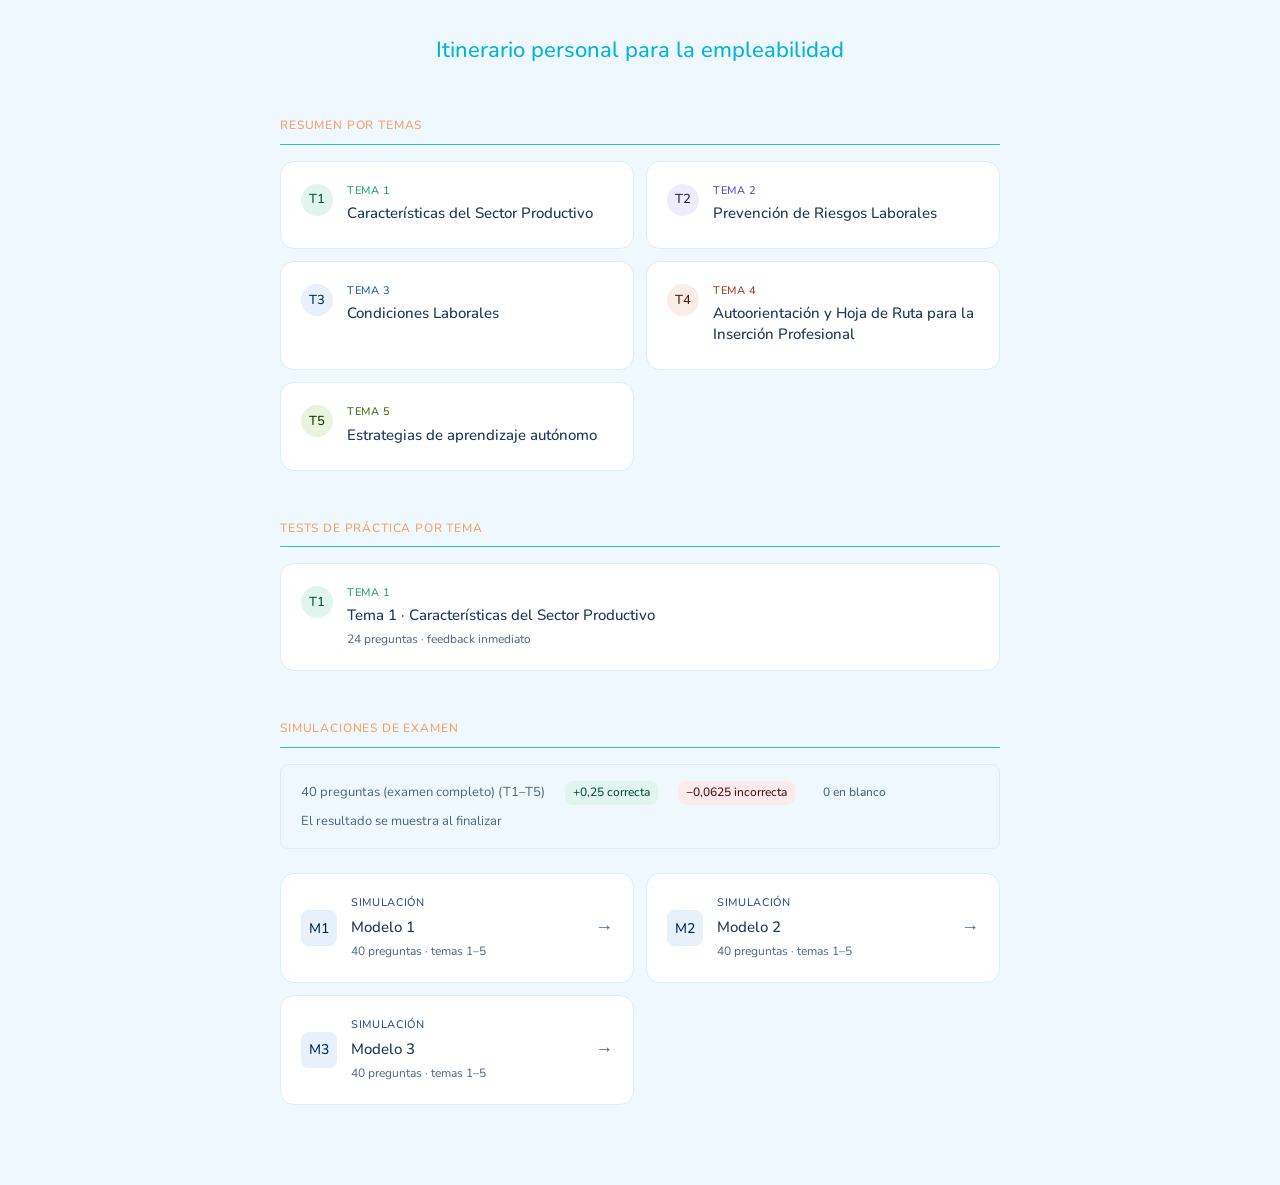
<file: index.html>
<!DOCTYPE html>
<html lang="es">
<head>
    <meta charset="UTF-8">
    <meta name="viewport" content="width=device-width, initial-scale=1.0">
    <title>Itinerario personal para la empleabilidad</title>
    <link rel="stylesheet" href="estilos.css">
    <style>
        body { padding: 2rem 1rem; }

        .page-header {
            text-align: center;
            margin-bottom: 3rem;
        }
        .page-header h1 {
            font-size: 22px;
            font-weight: 500;
            color: var(--color-primario);
            margin-bottom: 6px;
        }
        .page-header p {
            font-size: 14px;
            color: var(--color-acento);
        }

        /* ---- sections ---- */
        .section-title {
            font-size: 12px;
            font-weight: 500;
            text-transform: uppercase;
            letter-spacing: 0.07em;
            color: var(--color-acento);
            margin-bottom: 1rem;
            padding-bottom: 8px;
            border-bottom: 1px solid var(--color-acento2);
        }

        section { margin-bottom: 3rem; }

        /* ---- card grid ---- */
        .card-grid {
            display: grid;
            grid-template-columns: repeat(auto-fit, minmax(280px, 1fr));
            gap: 12px;
        }

        /* ---- practice cards ---- */
        .card {
            display: flex;
            align-items: flex-start;
            gap: 14px;
            background: var(--color-blanco);
            border: 1px solid #d9eef8;
            border-radius: var(--radio);
            padding: 1.25rem;
            text-decoration: none;
            color: var(--color-texto);
            transition: border-color 0.15s, box-shadow 0.15s;
        }
        .card:hover {
            border-color: var(--color-primario);
            background: var(--color-fondo);
        }
        .card-dot {
            flex-shrink: 0;
            width: 32px;
            height: 32px;
            border-radius: 50%;
            display: flex;
            align-items: center;
            justify-content: center;
            font-size: 13px;
            font-weight: 500;
            margin-top: 2px;
        }
        .card-body { flex: 1; min-width: 0; }
        .card-label {
            font-size: 11px;
            font-weight: 500;
            text-transform: uppercase;
            letter-spacing: 0.06em;
            margin-bottom: 3px;
        }
        .card-title {
            font-size: 15px;
            font-weight: 500;
            line-height: 1.4;
            margin-bottom: 4px;
        }
        .card-meta {
            font-size: 12px;
            color: var(--color-texto-suave);
        }

        /* tema colours */
        .t1 .card-dot { background: #E1F5EE; color: #085041; }
        .t1 .card-label { color: #1D9E75; }
        .t2 .card-dot { background: #EEEDFE; color: #26215C; }
        .t2 .card-label { color: #534AB7; }
        .t3 .card-dot { background: #E6F1FB; color: #042C53; }
        .t3 .card-label { color: #185FA5; }
        .t4 .card-dot { background: #FAECE7; color: #4A1B0C; }
        .t4 .card-label { color: #993C1D; }
        .t5 .card-dot { background: #EAF3DE; color: #173404; }
        .t5 .card-label { color: #3B6D11; }
        .t6 .card-dot { background: #FAEEDA; color: #412402; }
        .t6 .card-label { color: #854F0B; }

        /* ---- exam cards ---- */
        .exam-card {
            display: flex;
            align-items: center;
            gap: 14px;
            background: var(--color-blanco);
            border: 1px solid #d9eef8;
            border-radius: var(--radio);
            padding: 1.25rem;
            text-decoration: none;
            color: var(--color-texto);
            transition: border-color 0.15s, background 0.15s;
        }
        .exam-card:hover {
            border-color: #2D4E8A;
            background: var(--color-fondo);
        }
        .exam-dot {
            flex-shrink: 0;
            width: 36px;
            height: 36px;
            border-radius: var(--radio-sm);
            background: #E6F1FB;
            color: #042C53;
            display: flex;
            align-items: center;
            justify-content: center;
            font-size: 14px;
            font-weight: 500;
        }
        .exam-body { flex: 1; }
        .exam-label {
            font-size: 11px;
            font-weight: 500;
            text-transform: uppercase;
            letter-spacing: 0.06em;
            color: #2D4E8A;
            margin-bottom: 3px;
        }
        .exam-title {
            font-size: 15px;
            font-weight: 500;
        }
        .exam-meta {
            font-size: 12px;
            color: var(--color-texto-suave);
            margin-top: 2px;
        }
        .exam-arrow {
            font-size: 18px;
            color: var(--color-texto-suave);
        }

        /* ---- info box ---- */
        .info-box {
            background: var(--color-fondo);
            border: 1px solid #d9eef8;
            border-radius: var(--radio-sm);
            padding: 1rem 1.25rem;
            margin-bottom: 1.5rem;
            font-size: 13px;
            color: var(--color-texto-suave);
            display: flex;
            flex-wrap: wrap;
            gap: 6px 20px;
        }
        .info-item { display: flex; align-items: center; gap: 6px; }
        .info-pill {
            display: inline-block;
            padding: 2px 8px;
            border-radius: var(--radio-sm);
            font-size: 12px;
            font-weight: 500;
        }
        .pill-ok  { background: #E1F5EE; color: #085041; }
        .pill-bad { background: #FCEBEB; color: #501313; }
        .pill-neu { background: var(--color-fondo); color: var(--color-texto-suave); }
    </style>
</head>
<body>
<div style="max-width:720px; margin:0 auto;">

    <div class="page-header">
        <h1>Itinerario personal para la empleabilidad</h1>
<!--        <p>Tests de práctica y simulaciones de examen</p>-->
    </div>

    <section>
        <div class="section-title">Resumen por temas</div>
        <div class="card-grid">
            <a class="card t1" href="resumen/1-resumen.html">
                <div class="card-dot">T1</div>
                <div class="card-body">
                    <div class="card-label">Tema 1</div>
                    <div class="card-title">Características del Sector Productivo</div>
                </div>
            </a>
            <a class="card t2" href="resumen/2-resumen.html">
                <div class="card-dot">T2</div>
                <div class="card-body">
                    <div class="card-label">Tema 2</div>
                    <div class="card-title">Prevención de Riesgos Laborales</div>
                </div>
            </a>

            <a class="card t3" href="resumen/3-resumen.html">
                <div class="card-dot">T3</div>
                <div class="card-body">
                    <div class="card-label">Tema 3</div>
                    <div class="card-title">Condiciones Laborales</div>
                </div>
            </a>
            <a class="card t4" href="resumen/4-resumen.html">
                <div class="card-dot">T4</div>
                <div class="card-body">
                    <div class="card-label">Tema 4</div>
                    <div class="card-title">Autoorientación y Hoja de Ruta para la Inserción Profesional</div>
                </div>
            </a>
            <a class="card t5" href="resumen/5-resumen.html">
                <div class="card-dot">T5</div>
                <div class="card-body">
                    <div class="card-label">Tema 5</div>
                    <div class="card-title">Estrategias de aprendizaje autónomo</div>
                </div>
            </a>
        </div>
    </section>

     <section>
        <div class="section-title">Tests de práctica por tema</div>
        <div class="card-grid">

            <a class="card t1" href="test-por-temas/1-test-t1.html">
                <div class="card-dot">T1</div>
                <div class="card-body">
                    <div class="card-label">Tema 1</div>
                    <div class="card-title">Tema 1 · Características del Sector Productivo</div>
                    <div class="card-meta">24 preguntas · feedback inmediato</div>
                </div>
            </a>

 <!--           <a class="card t2" href="test-por-temas/2-tecnologias-habilitadoras-digitales.html">
                <div class="card-dot">T2</div>
                <div class="card-body">
                    <div class="card-label">Tema 2</div>
                    <div class="card-title">Tecnologías habilitadoras digitales</div>
                    <div class="card-meta">20 preguntas · feedback inmediato</div>
                </div>
            </a>

            <a class="card t3" href="test-por-temas/3-cloud_sistemas_conectados.html">
                <div class="card-dot">T3</div>
                <div class="card-body">
                    <div class="card-label">Tema 3</div>
                    <div class="card-title">Cloud y sistemas conectados</div>
                    <div class="card-meta">20 preguntas · feedback inmediato</div>
                </div>
            </a>

            <a class="card t4" href="test-por-temas/4-inteligencia_artificial.html">
                <div class="card-dot">T4</div>
                <div class="card-body">
                    <div class="card-label">Tema 4</div>
                    <div class="card-title">La inteligencia artificial</div>
                    <div class="card-meta">20 preguntas · feedback inmediato</div>
                </div>
            </a>

            <a class="card t5" href="test-por-temas/5-evaluacion-datos.html">
                <div class="card-dot">T5</div>
                <div class="card-body">
                    <div class="card-label">Tema 5</div>
                    <div class="card-title">Evaluación de los datos</div>
                    <div class="card-meta">20 preguntas · feedback inmediato</div>
                </div>
            </a>

            <a class="card t6" href="test-por-temas/6-transformacion_digital.html">
                <div class="card-dot">T6</div>
                <div class="card-body">
                    <div class="card-label">Tema 6</div>
                    <div class="card-title">Desarrollo de un proyecto de transformación digital</div>
                    <div class="card-meta">20 preguntas · feedback inmediato</div>
                </div>
            </a>-->

        </div>
    </section>

    <!-- SIMULACIONES DE EXAMEN -->
    <section>
        <div class="section-title">Simulaciones de examen</div>

        <div class="info-box">
            <div class="info-item">40 preguntas (examen completo) (T1–T5)</div>
            <div class="info-item"><span class="info-pill pill-ok">+0,25 correcta</span></div>
            <div class="info-item"><span class="info-pill pill-bad">−0,0625 incorrecta</span></div>
            <div class="info-item"><span class="info-pill pill-neu">0 en blanco</span></div>
            <div class="info-item">El resultado se muestra al finalizar</div>
        </div>

        <div class="card-grid">

            <a class="exam-card" href="modelo-examen/1-modelo-examen.html">
                <div class="exam-dot">M1</div>
                <div class="exam-body">
                    <div class="exam-label">Simulación</div>
                    <div class="exam-title">Modelo 1</div>
                    <div class="exam-meta">40 preguntas · temas 1–5</div>
                </div>
                <span class="exam-arrow">→</span>
            </a>

            <a class="exam-card" href="modelo-examen/2-modelo-examen.html">
                <div class="exam-dot">M2</div>
                <div class="exam-body">
                    <div class="exam-label">Simulación</div>
                    <div class="exam-title">Modelo 2</div>
                    <div class="exam-meta">40 preguntas · temas 1–5</div>
                </div>
                <span class="exam-arrow">→</span>
            </a>

            <a class="exam-card" href="modelo-examen/3-modelo-examen.html">
                <div class="exam-dot">M3</div>
                <div class="exam-body">
                    <div class="exam-label">Simulación</div>
                    <div class="exam-title">Modelo 3</div>
                    <div class="exam-meta">40 preguntas · temas 1–5</div>
                </div>
                <span class="exam-arrow">→</span>
            </a>

        </div>
    </section>

</div>
</body>
</html>
</file>
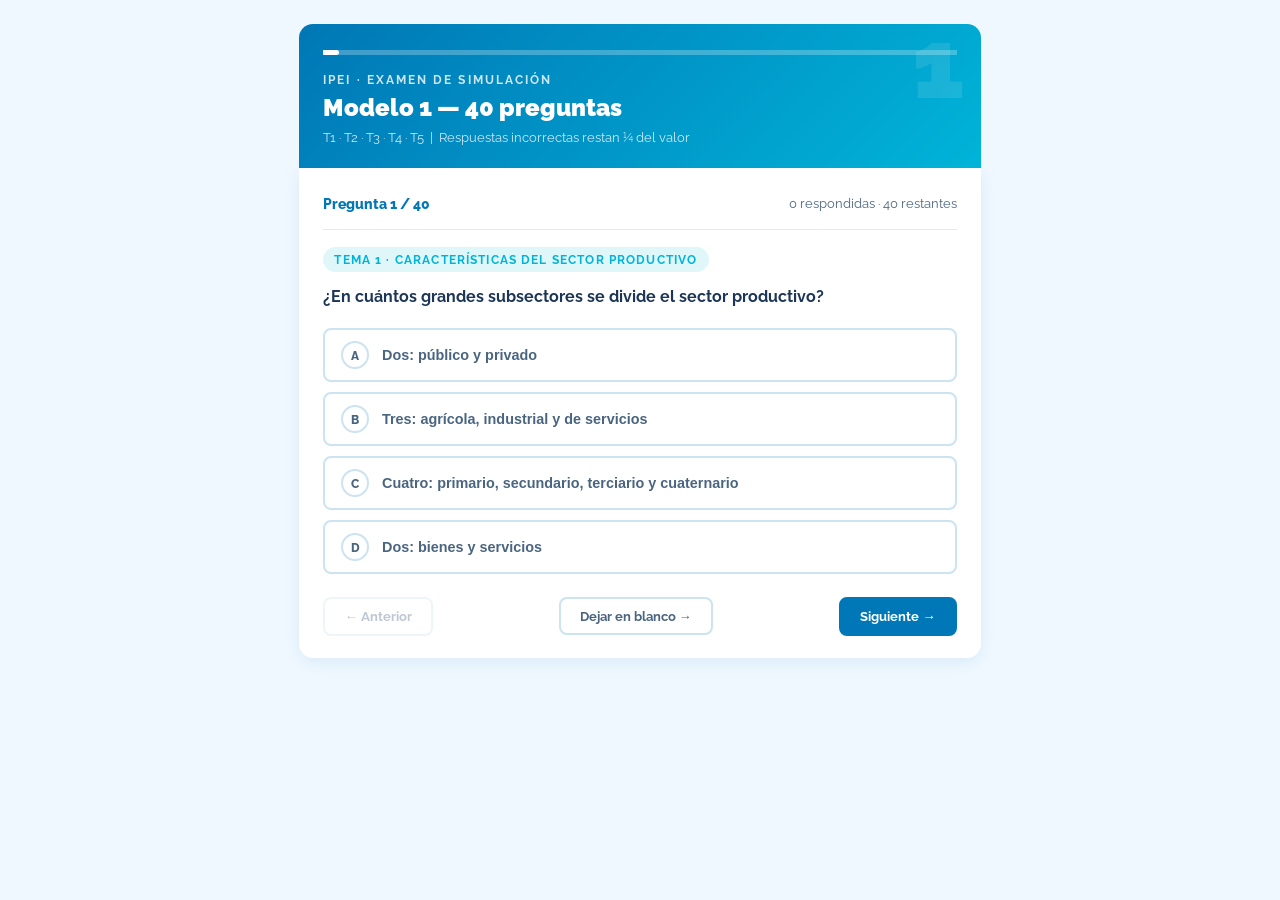
<file: modelo-examen/1-modelo-examen.html>
<!DOCTYPE html>
<html lang="es">
<head>
  <meta charset="UTF-8">
  <meta name="viewport" content="width=device-width, initial-scale=1.0">
  <title>IPEI — Examen de Simulación · Modelo 1</title>
  <link rel="preconnect" href="https://fonts.googleapis.com">
  <link href="https://fonts.googleapis.com/css2?family=Nunito:wght@400;600;700;800;900&family=Raleway:wght@700;900&display=swap" rel="stylesheet">
  <style>
    :root {
      --color-primario: #00b4d8;
      --color-primario-oscuro: #0077b6;
      --color-acento: #f4a261;
      --color-fondo: #f0f8ff;
      --color-blanco: #ffffff;
      --color-texto: #1d3557;
      --color-texto-suave: #4a6580;
      --color-tag-bg: #e0f7fa;
      --color-tag-texto: #006d8f;
      --color-border: #cce3f0;
      --color-border-light: #ddeef8;
      --color-correct-bg: #e6f9f2;
      --color-correct-text: #1a7a55;
      --color-wrong-bg: #fdeaea;
      --color-wrong-text: #b83232;
      --radio: 14px;
      --radio-sm: 8px;
      --sombra: 0 4px 18px rgba(0,119,182,0.10);
      --sombra-hover: 0 8px 28px rgba(0,119,182,0.18);
      --fuente-titulo: 'Raleway', sans-serif;
      --fuente-cuerpo: 'Nunito', sans-serif;
    }

    *, *::before, *::after { box-sizing: border-box; margin: 0; padding: 0; }

    body {
      font-family: var(--fuente-titulo),sans-serif,sans-serif;
      background: var(--color-fondo);
      color: var(--color-texto);
      min-height: 100vh;
      line-height: 1.6;
    }

    /*  QUIZ WRAPPER  */
    #quiz-wrap {
      max-width: 720px;
      margin: 0 auto;
      padding: 1.5rem 1.2rem 3rem;
    }

    /*  HEADER  */
    .qz-header {
      background: linear-gradient(135deg, var(--color-primario-oscuro) 0%, var(--color-primario) 100%);
      color: #fff;
      padding: 1.6rem 1.5rem 1.2rem;
      border-radius: var(--radio) var(--radio) 0 0;
      position: relative;
      overflow: hidden;
    }
    .qz-header::before {
      content: '1';
      font-family: var(--fuente-titulo),sans-serif;
      font-size: 6rem;
      font-weight: 900;
      opacity: 0.10;
      position: absolute;
      right: 1rem;
      top: -0.5rem;
      line-height: 1;
    }
    .qz-header .modelo-label {
      font-size: 0.72rem;
      font-weight: 700;
      letter-spacing: 0.18em;
      text-transform: uppercase;
      opacity: 0.8;
      margin-bottom: 0.3rem;
    }
    .qz-header h1 {
      font-family: var(--fuente-titulo),sans-serif;
      font-size: clamp(1.1rem, 3vw, 1.5rem);
      font-weight: 900;
      line-height: 1.2;
    }
    .qz-header .subtitle {
      font-size: 0.82rem;
      opacity: 0.8;
      margin-top: 0.3rem;
    }

    /*  PROGRESS  */
    .pb-wrap {
      height: 5px;
      background: rgba(255,255,255,0.25);
      border-radius: 0;
    }
    .pb {
      height: 100%;
      background: #fff;
      border-radius: 0 3px 3px 0;
      transition: width 0.35s ease;
    }

    /*  MAIN CARD  */
    .qz-body {
      background: var(--color-blanco);
      border-radius: 0 0 var(--radio) var(--radio);
      box-shadow: var(--sombra);
      padding: 1.6rem 1.5rem 1.4rem;
    }

    /*  STATS BAR  */
    .stats-bar {
      display: flex;
      justify-content: space-between;
      align-items: center;
      font-size: 0.8rem;
      color: var(--color-texto-suave);
      margin-bottom: 1rem;
      padding-bottom: 0.8rem;
      border-bottom: 1px solid var(--color-border-light);
    }
    .stats-bar .qnum {
      font-weight: 800;
      color: var(--color-primario-oscuro);
      font-size: 0.88rem;
    }

    /*  SECTION LABEL  */
    .section-label {
      font-size: 0.72rem;
      font-weight: 700;
      text-transform: uppercase;
      letter-spacing: 0.1em;
      color: var(--color-primario);
      background: var(--color-tag-bg);
      display: inline-block;
      padding: 0.2rem 0.7rem;
      border-radius: 20px;
      margin-bottom: 0.8rem;
    }

    /*  QUESTION  */
    .qt {
      font-size: 1rem;
      font-weight: 700;
      color: var(--color-texto);
      line-height: 1.5;
      margin-bottom: 1.2rem;
    }

    /*  OPTIONS  */
    .opts { display: flex; flex-direction: column; gap: 0.6rem; }

    .opt {
      display: flex;
      align-items: center;
      gap: 0.8rem;
      padding: 0.7rem 1rem;
      border-radius: var(--radio-sm);
      border: 2px solid var(--color-border);
      background: var(--color-blanco);
      cursor: pointer;
      font-size: 0.9rem;
      font-weight: 600;
      color: var(--color-texto-suave);
      text-align: left;
      transition: border-color 0.15s, background 0.15s, transform 0.12s;
      width: 100%;
    }
    .opt:hover:not(:disabled) {
      border-color: var(--color-primario);
      background: #f0faff;
      transform: translateX(3px);
    }
    .opt:disabled { cursor: default; }

    .olbl {
      min-width: 28px;
      height: 28px;
      border-radius: 50%;
      border: 2px solid var(--color-border);
      display: flex;
      align-items: center;
      justify-content: center;
      font-size: 0.78rem;
      font-weight: 800;
      flex-shrink: 0;
      transition: background 0.15s, border-color 0.15s, color 0.15s;
      font-family: var(--fuente-titulo),sans-serif,sans-serif;
    }

    .opt.selected { border-color: var(--color-primario-oscuro); background: #edf6ff; }
    .opt.selected .olbl { background: var(--color-primario-oscuro); border-color: var(--color-primario-oscuro); color: #fff; }

    .opt.correct { border-color: #1D9E75; background: var(--color-correct-bg); color: var(--color-correct-text); }
    .opt.correct .olbl { background: #1D9E75; border-color: #1D9E75; color: #fff; }

    .opt.wrong { border-color: #E24B4A; background: var(--color-wrong-bg); color: var(--color-wrong-text); }
    .opt.wrong .olbl { background: #E24B4A; border-color: #E24B4A; color: #fff; }

    .opt.show-correct { border-color: #1D9E75; background: var(--color-correct-bg); color: var(--color-correct-text); }
    .opt.show-correct .olbl { background: #1D9E75; border-color: #1D9E75; color: #fff; }

    /*  EXPLANATION  */
    .exp-box {
      margin-top: 1rem;
      padding: 0.8rem 1rem;
      background: #f5fbff;
      border-left: 4px solid var(--color-primario);
      border-radius: var(--radio-sm);
      font-size: 0.84rem;
      color: var(--color-texto-suave);
      font-style: italic;
      display: none;
    }
    .exp-box.visible { display: block; }

    /*  NAV  */
    .nav {
      display: flex;
      align-items: center;
      justify-content: space-between;
      margin-top: 1.4rem;
      gap: 0.6rem;
    }
    .btn {
      padding: 0.6rem 1.2rem;
      border-radius: var(--radio-sm);
      border: 2px solid var(--color-border);
      background: var(--color-blanco);
      color: var(--color-texto-suave);
      font-family: var(--fuente-titulo),sans-serif,sans-serif;
      font-size: 0.84rem;
      font-weight: 700;
      cursor: pointer;
      transition: background 0.15s, border-color 0.15s, filter 0.15s;
    }
    .btn:hover:not(:disabled) { background: var(--color-fondo); border-color: var(--color-primario); }
    .btn:disabled { opacity: 0.35; cursor: default; }
    .btn.pri {
      background: var(--color-primario-oscuro);
      border-color: var(--color-primario-oscuro);
      color: #fff;
    }
    .btn.pri:hover:not(:disabled) { filter: brightness(0.88); }
    .btn.blank { font-size: 0.8rem; color: var(--color-texto-suave); }

    /*  RESULTS  */
    .res {
      background: var(--color-blanco);
      border-radius: var(--radio);
      box-shadow: var(--sombra);
      padding: 2rem 1.5rem;
      text-align: center;
    }
    .sc-circle {
      width: 110px; height: 110px;
      border-radius: 50%;
      border: 5px solid var(--color-primario);
      display: flex; flex-direction: column;
      align-items: center; justify-content: center;
      margin: 0 auto 1rem;
    }
    .sc-circle.passed { border-color: #1D9E75; }
    .sc-circle.failed { border-color: #E24B4A; }
    .sc-big { font-family: var(--fuente-titulo),sans-serif; font-size: 2rem; font-weight: 900; color: var(--color-texto); }
    .sc-den { font-size: 0.72rem; color: var(--color-texto-suave); }
    .res-t { font-family: var(--fuente-titulo),sans-serif; font-size: 1.3rem; font-weight: 900; color: var(--color-primario-oscuro); margin-bottom: 0.3rem; }
    .res-s { font-size: 0.82rem; color: var(--color-texto-suave); margin-bottom: 1.2rem; }

    .score-formula {
      display: flex; align-items: center; justify-content: center;
      flex-wrap: wrap; gap: 8px;
      margin-bottom: 1.2rem; font-size: 0.82rem;
    }
    .sf-item { padding: 4px 10px; border-radius: 20px; font-weight: 700; }
    .correct-sf { background: var(--color-correct-bg); color: var(--color-correct-text); }
    .wrong-sf   { background: var(--color-wrong-bg);   color: var(--color-wrong-text); }
    .sf-sep     { color: var(--color-texto-suave); font-weight: 700; }
    .sf-result  { font-weight: 800; color: var(--color-texto); font-size: 0.94rem; }

    .sg {
      display: flex; justify-content: center; gap: 1.5rem;
      margin-bottom: 1.5rem;
    }
    .sc { text-align: center; }
    .sc-n { font-family: var(--fuente-titulo),sans-serif; font-size: 1.5rem; font-weight: 900; }
    .sc-l { font-size: 0.75rem; color: var(--color-texto-suave); font-weight: 600; }

    .rev { margin-top: 1.5rem; text-align: left; }
    .rev-t { font-family: var(--fuente-titulo),sans-serif; font-size: 1rem; font-weight: 900; color: var(--color-primario-oscuro); margin-bottom: 1rem; padding-bottom: 0.5rem; border-bottom: 2px solid var(--color-tag-bg); }

    .tema-block { margin-bottom: 1.4rem; }
    .tema-block-title { font-size: 0.72rem; font-weight: 700; color: var(--color-texto-suave); text-transform: uppercase; letter-spacing: 0.07em; margin-bottom: 0.6rem; padding-bottom: 0.4rem; border-bottom: 1px dashed var(--color-border-light); }

    .ri {
      padding: 0.7rem 0.9rem;
      border-radius: var(--radio-sm);
      border: 2px solid var(--color-correct-bg);
      background: var(--color-correct-bg);
      margin-bottom: 0.5rem;
      font-size: 0.83rem;
      color: var(--color-correct-text);
    }
    .ri.rw { background: var(--color-wrong-bg); border-color: var(--color-wrong-bg); color: var(--color-wrong-text); }
    .ri.rb { background: #f5f5f5; border-color: #e0e0e0; color: #888; }
    .ri-detail { display: block; margin-top: 4px; font-size: 0.78rem; }
    .ri-exp { display: block; margin-top: 4px; font-size: 0.76rem; opacity: 0.8; font-style: italic; color: var(--color-texto-suave); }

    .btn-reiniciar { margin: 0.5rem auto 1.5rem; display: block; }

    @media (max-width: 500px) {
      .nav .btn.blank { display: none; }
      .score-formula { font-size: 0.75rem; }
      .sg { gap: 1rem; }
    }
  </style>
</head>
<body>
<div id="quiz-wrap">
  <div class="qz-header">
    <div class="pb-wrap"><div class="pb" id="pb" style="width:0"></div></div>
    <div style="padding: 1rem 0 0;">
      <div class="modelo-label">IPEI · Examen de Simulación</div>
      <h1>Modelo 1 — 40 preguntas</h1>
      <div class="subtitle">T1 · T2 · T3 · T4 · T5 &nbsp;|&nbsp; Respuestas incorrectas restan ¼ del valor</div>
    </div>
  </div>
  <div class="qz-body" id="qz-body"></div>
</div>

<script>
  const TEMAS = {
    1: "Tema 1 · Características del Sector Productivo",
    2: "Tema 2 · Prevención de Riesgos Laborales",
    3: "Tema 3 · Derecho Laboral",
    4: "Tema 4 · Autoorientación e Inserción Profesional",
    5: "Tema 5 · Estrategias de Aprendizaje Autónomo"
  };

  const qs = [
    // TEMA 1 (P01–P08) 
    { tema:1, q:"¿En cuántos grandes subsectores se divide el sector productivo?", opts:["Dos: público y privado","Tres: agrícola, industrial y de servicios","Cuatro: primario, secundario, terciario y cuaternario","Dos: bienes y servicios"], c:1, exp:"El sector productivo se divide en tres grandes subsectores: agrícola, industrial y de servicios." },
    { tema:1, q:"¿Qué evalúa el análisis del \"tamaño del mercado\" dentro del sector productivo?", opts:["El número de trabajadores de una empresa","Las barreras de entrada al mercado","La dimensión del mercado en términos de producción y consumo","El nivel de innovación tecnológica del sector"], c:2, exp:"El análisis del tamaño del mercado evalúa la dimensión del mercado en términos de producción y consumo." },
    { tema:1, q:"¿Cuál de los siguientes es un componente del perfil profesional?", opts:["El número de empleados de la empresa","Las competencias técnicas del candidato","El tamaño del mercado en el que trabaja","La oferta educativa disponible en el país"], c:1, exp:"Las competencias técnicas del candidato son un componente clave del perfil profesional." },
    { tema:1, q:"Las habilidades blandas incluyen:", opts:["Manejo de maquinaria industrial","Conocimientos en biotecnología","Comunicación, trabajo en equipo y liderazgo","Programación y análisis de datos"], c:2, exp:"Las habilidades blandas (soft skills) incluyen comunicación, trabajo en equipo y liderazgo, entre otras." },
    { tema:1, q:"¿Qué es un yacimiento de ocupación?", opts:["Una bolsa de empleo para titulados universitarios","La posibilidad de crear empleo para satisfacer nuevas necesidades sociales","Un registro oficial de puestos vacantes en la Administración pública","Un recurso natural que genera puestos de trabajo"], c:1, exp:"Un yacimiento de ocupación es la posibilidad de crear empleo para satisfacer nuevas necesidades sociales." },
    { tema:1, q:"¿Cuáles son los tres factores a los que se puede asociar la existencia de nuevos yacimientos de ocupación?", opts:["Educación, sanidad y tecnología","Estilos de vida, servicios y regímenes fiscales","Demografía, economía y legislación","Globalización, digitalización y sostenibilidad"], c:1, exp:"Los nuevos yacimientos de ocupación se asocian a estilos de vida, servicios y regímenes fiscales." },
    { tema:1, q:"¿Cuáles son los principales yacimientos de ocupación en España?", opts:["Minería, agricultura y pesca","Envejecimiento de la población, ecología y nuevas tecnologías aplicadas al marketing digital","Construcción, turismo y hostelería","Administración pública, sanidad y educación"], c:1, exp:"En España, los principales yacimientos de ocupación son el envejecimiento de la población, la ecología y las nuevas tecnologías aplicadas al marketing digital." },
    { tema:1, q:"¿Qué es la Oferta Pública de Empleo (OPE)?", opts:["Un portal web de ofertas de trabajo del sector privado","El proceso anual en que las Administraciones anuncian plazas disponibles mediante oposiciones","Un servicio de intermediación laboral para desempleados","Un contrato de trabajo temporal con la Administración"], c:1, exp:"La OPE es el proceso anual por el que las Administraciones públicas anuncian las plazas disponibles que se cubrirán mediante oposiciones o concursos." },
    //  TEMA 2 (P25–P32) 
    { tema:2, q:"¿Qué es un riesgo profesional?", opts:["La probabilidad de que un trabajador sea despedido","La situación de peligro en la que una persona se encuentra por culpa del trabajo en condiciones peligrosas o nocivas","Cualquier enfermedad que padezca un trabajador","El nivel de estrés acumulado durante la jornada laboral"], c:1, exp:"Un riesgo profesional es la situación de peligro en la que una persona se encuentra por culpa del trabajo en condiciones peligrosas o nocivas." },
    { tema:2, q:"Según el método del INSST, ¿qué nivel de riesgo existe si la probabilidad es alta y las consecuencias son extremadamente perjudiciales?", opts:["Riesgo moderado","Riesgo importante","Riesgo intolerable","Riesgo tolerable"], c:2, exp:"Según el método del INSST, cuando la probabilidad es alta y las consecuencias son extremadamente perjudiciales, el nivel de riesgo es intolerable." },
    { tema:2, q:"¿Cuál es el primer paso en la evaluación de la prevención de riesgos?", opts:["Planificar la acción preventiva","Identificar los posibles riesgos laborales","Evaluar la gravedad de los accidentes ocurridos","Redactar el plan de prevención"], c:1, exp:"El primer paso en la evaluación de la prevención de riesgos es identificar los posibles riesgos laborales." },
    { tema:2, q:"Legalmente, ¿qué es un accidente de trabajo según la LGSS?", opts:["Cualquier enfermedad relacionada con el trabajo","Cualquier lesión corporal sufrida en ocasión o como consecuencia del trabajo por cuenta ajena","Solo los accidentes ocurridos dentro del centro de trabajo","Los accidentes debidos a imprudencia del trabajador"], c:1, exp:"Según la LGSS, accidente de trabajo es cualquier lesión corporal sufrida en ocasión o como consecuencia del trabajo por cuenta ajena." },
    { tema:2, q:"¿Cómo se denomina el accidente que ocurre en el trayecto de ida o vuelta al trabajo?", opts:["Accidente blanco","Accidente laboral indirecto","Accidente in itinere","Accidente intercurrente"], c:2, exp:"El accidente in itinere es el que ocurre en el trayecto de ida o vuelta al trabajo." },
    { tema:2, q:"¿Qué es el \"accidente blanco\"?", opts:["Un accidente que ocurre fuera del horario laboral","Un accidente sin daños personales, aunque puede causar daños materiales o interrumpir el trabajo","Un accidente provocado por condiciones climáticas adversas","Un accidente que solo afecta a trabajadores temporales"], c:1, exp:"El accidente blanco es aquel que no produce daños personales pero puede causar daños materiales o interrumpir el proceso de trabajo." },
    { tema:2, q:"¿Cuál de las siguientes NO es una patología inespecífica?", opts:["Fatiga","Estrés laboral","Burnout","Silicosis"], c:3, exp:"La silicosis es una enfermedad profesional específica causada por la inhalación de polvo de sílice, no una patología inespecífica." },
    { tema:2, q:"El estrés laboral se puede traducir en:", opts:["Mayor productividad y concentración","Agresividad, ansiedad, sensación de impotencia o frustración","Mejora de las relaciones laborales","Reducción de la jornada laboral"], c:1, exp:"El estrés laboral puede traducirse en agresividad, ansiedad, sensación de impotencia o frustración, entre otras manifestaciones." },
    //  TEMA 3 (P01–P08) 
    { tema:3, q:"¿Cuál de las siguientes características NO forma parte del trabajo regulado por el derecho laboral?", opts:["Voluntario","Gratuito","Dependiente","Personal"], c:1, exp:"El trabajo regulado por el derecho laboral es voluntario, dependiente, personal y retribuido. La gratuidad lo excluye del ámbito laboral." },
    { tema:3, q:"¿Qué norma ocupa el nivel más alto en la jerarquía del ordenamiento laboral español?", opts:["El Estatuto de los Trabajadores","Los convenios colectivos","La Constitución Española de 1978","Los reales decretos"], c:2, exp:"La Constitución Española de 1978 ocupa el nivel más alto de la jerarquía normativa del ordenamiento laboral español." },
    { tema:3, q:"Los convenios colectivos son fuente exclusiva del derecho laboral. ¿Qué significa esto?", opts:["Solo pueden ser firmados por el Estado","No existen como fuente en otras ramas del derecho","Son obligatorios únicamente para los trabajadores","Solo tienen validez en el ámbito autonómico"], c:1, exp:"Que los convenios colectivos sean fuente exclusiva del derecho laboral significa que no existen como fuente en otras ramas del derecho." },
    { tema:3, q:"¿Qué ley regula el trabajo autónomo?", opts:["El Estatuto de los Trabajadores (ET)","La Ley Orgánica 11/1985 de Libertad Sindical","La Ley 20/2007 del Estatuto del Trabajador Autónomo","La Ley General de la Seguridad Social"], c:2, exp:"El trabajo autónomo está regulado por la Ley 20/2007 del Estatuto del Trabajador Autónomo." },
    { tema:3, q:"¿En qué tipo de relación laboral se encuadran los deportistas profesionales?", opts:["Ordinaria","Excluida del ordenamiento laboral","Especial","Autónoma"], c:2, exp:"Los deportistas profesionales tienen una relación laboral especial, regulada por normativa específica." },
    { tema:3, q:"¿Cuál de los siguientes colectivos está EXCLUIDO del ámbito del Estatuto de los Trabajadores?", opts:["Trabajadores del hogar familiar","Penados en instituciones penitenciarias","Funcionarios públicos","Deportistas profesionales"], c:2, exp:"Los funcionarios públicos están excluidos del ámbito del Estatuto de los Trabajadores y se rigen por su propia normativa." },
    { tema:3, q:"¿En qué artículo del Estatuto de los Trabajadores se recogen los derechos básicos y específicos del trabajador?", opts:["Artículo 3","Artículo 5","Artículo 4","Artículo 6"], c:2, exp:"El artículo 4 del Estatuto de los Trabajadores recoge los derechos básicos y específicos de los trabajadores." },
    { tema:3, q:"¿Cuál de las siguientes es una OBLIGACIÓN del trabajador según el art. 5 ET?", opts:["Proporcionar equipos de protección individual","Elaborar el plan de prevención de riesgos","No concurrir con la actividad de la empresa","Vigilar el cumplimiento de la jornada laboral"], c:2, exp:"El artículo 5 ET establece como obligación del trabajador no concurrir con la actividad de la empresa, entre otras." },
    //  TEMA 4 (P01–P08) 
    { tema:4, q:"¿Qué es el perfil disponible?", opts:["El conjunto de competencias que exige el mercado laboral","Las competencias, habilidades y experiencias que una persona posee en un momento dado","El plan de estudios que debe seguir un profesional","El perfil publicado en LinkedIn"], c:1, exp:"El perfil disponible es el conjunto de competencias, habilidades y experiencias que una persona posee en un momento dado." },
    { tema:4, q:"¿Qué es el perfil exigible?", opts:["Las habilidades que una persona tiene tras años de experiencia","El currículum vitae actualizado","El conjunto de competencias que se espera tener al finalizar un programa de estudios","Los requisitos mínimos para acceder a la universidad"], c:2, exp:"El perfil exigible es el conjunto de competencias que se espera tener al finalizar un programa de estudios o para acceder a un puesto." },
    { tema:4, q:"¿Cuál es el primer paso para comparar el perfil disponible con el exigible?", opts:["Crear un plan de acción inmediatamente","Identificar las competencias clave del programa académico y hacer un autoanálisis","Buscar ofertas de empleo en el sector","Pedir una carta de recomendación"], c:1, exp:"El primer paso es identificar las competencias clave del programa académico y realizar un autoanálisis para compararlas con las propias." },
    { tema:4, q:"En la metodología SMART, ¿qué significa la letra \"M\"?", opts:["Motivador","Medible","Manejable","Multidisciplinar"], c:1, exp:"En la metodología SMART, la M significa Medible: el objetivo debe poder cuantificarse para evaluar su cumplimiento." },
    { tema:4, q:"¿Cuál de los siguientes es un ejemplo de objetivo SMART correcto?", opts:["\"Quiero mejorar mis habilidades algún día\"","\"Me gustaría trabajar en algo relacionado con mi carrera\"","\"Obtener una certificación en gestión de proyectos en los próximos 6 meses\"","\"Ser el mejor profesional de mi sector\""], c:2, exp:"Un objetivo SMART es específico, medible, alcanzable, relevante y temporal. Solo la opción c cumple todos esos criterios." },
    { tema:4, q:"¿Cuál de las siguientes NO es una competencia personal valorada para la empleabilidad?", opts:["Autoconfianza","Resiliencia","Gestión del tiempo","Cierre patronal"], c:3, exp:"El cierre patronal es una medida de conflicto laboral, no una competencia personal relacionada con la empleabilidad." },
    { tema:4, q:"La comunicación efectiva, el trabajo en equipo y el liderazgo son ejemplos de:", opts:["Competencias técnicas","Requisitos académicos","Competencias sociales","Habilidades exclusivas del sector TIC"], c:2, exp:"La comunicación efectiva, el trabajo en equipo y el liderazgo son competencias sociales, clave para la empleabilidad." },
    { tema:4, q:"¿Qué incluye la autoestima según el tema?", opts:["Solo la autoimagen física","Autoimagen, autoeficacia y autovaloración","La valoración que hacen de ti los demás","El nivel de estudios alcanzado"], c:1, exp:"La autoestima incluye autoimagen (cómo me veo), autoeficacia (creencia en mis capacidades) y autovaloración (cuánto me valoro)." },
    //  TEMA 5 (P01–P08) 
    { tema:5, q:"¿Qué es el aprendizaje autónomo?", opts:["Estudiar sin ningún tipo de recurso externo","La capacidad de tomar control y responsabilidad sobre el propio proceso de aprendizaje","Aprender únicamente a través de plataformas digitales","El aprendizaje que se realiza en solitario, sin interacción con otros"], c:1, exp:"El aprendizaje autónomo es la capacidad de tomar control y responsabilidad sobre el propio proceso de aprendizaje." },
    { tema:5, q:"¿Cómo se definen las competencias en el tema?", opts:["Títulos académicos obtenidos a lo largo de la carrera profesional","Herramientas digitales para gestionar el aprendizaje","Combinaciones de habilidades, conocimientos y actitudes que permiten desempeñarse eficazmente","Los requisitos mínimos que exige un puesto de trabajo"], c:2, exp:"Las competencias son combinaciones de habilidades, conocimientos y actitudes que permiten desempeñarse eficazmente en un contexto." },
    { tema:5, q:"¿Cuál de las siguientes es una competencia TÉCNICA?", opts:["Trabajo en equipo","Comunicación efectiva","Programación o contabilidad","Resiliencia"], c:2, exp:"La programación o la contabilidad son competencias técnicas, ligadas a conocimientos específicos de un ámbito profesional." },
    { tema:5, q:"¿Qué competencia transversal desarrolla el aprendizaje autónomo al planificar el propio estudio y cumplir plazos?", opts:["Pensamiento crítico","Autogestión","Motivación extrínseca","Liderazgo"], c:1, exp:"Al planificar el propio estudio y cumplir plazos, el aprendizaje autónomo desarrolla la autogestión como competencia transversal." },
    { tema:5, q:"La motivación intrínseca en el aprendizaje autónomo se define como:", opts:["El deseo de aprender para obtener una recompensa económica","La motivación generada por el reconocimiento de los demás","El deseo de aprender por el propio interés y satisfacción personal","La presión externa que obliga a seguir formándose"], c:2, exp:"La motivación intrínseca es el deseo de aprender por el propio interés y satisfacción personal, sin depender de recompensas externas." },
    { tema:5, q:"¿Cuál de estas NO es una estrategia para fomentar el aprendizaje autónomo según el tema?", opts:["Establecer metas claras","Planificar el tiempo de estudio","Esperar a que el profesor indique exactamente qué estudiar","Evaluar el propio progreso regularmente"], c:2, exp:"Esperar instrucciones del profesor contradice la esencia del aprendizaje autónomo, que implica tomar la iniciativa del propio aprendizaje." },
    { tema:5, q:"¿Cómo define el tema la empleabilidad?", opts:["La capacidad de encontrar empleo en menos de tres meses","El conjunto de competencias, habilidades y actitudes que permiten entrar, mantenerse y progresar en el mercado laboral","El nivel de estudios necesario para acceder a un puesto de trabajo","Las referencias laborales que avalan la trayectoria profesional"], c:1, exp:"La empleabilidad es el conjunto de competencias, habilidades y actitudes que permiten a una persona entrar, mantenerse y progresar en el mercado laboral." },
    { tema:5, q:"¿Qué característica de la empleabilidad describe la actitud de anticiparse a las oportunidades sin esperar a que lleguen solas?", opts:["Desarrollo del autoconocimiento","Voluntad de seguir aprendiendo","Responsabilidad y proactividad en la búsqueda de empleo","Dominio de herramientas de búsqueda"], c:2, exp:"La responsabilidad y proactividad en la búsqueda de empleo implica anticiparse a las oportunidades sin esperar pasivamente a que lleguen." }
  ];

  const SCORE_OK  = 10 / qs.length;        // 0.25 por pregunta correcta (10/40)
  const SCORE_BAD = -SCORE_OK / 4;         // –0.0625

  let cur = 0, answered = Array(qs.length).fill(null), selected = Array(qs.length).fill(null), showRes = false;

  function calcScore() {
    let s = 0;
    qs.forEach((q, i) => {
      if (answered[i] === null) return;
      s += answered[i] === q.c ? SCORE_OK : SCORE_BAD;
    });
    return s;
  }

  function render() {
    if (showRes) { renderRes(); return; }
    const q = qs[cur];
    const isAns = answered[cur] !== null;
    const prog = ((cur + 1) / qs.length) * 100;
    const prevTema = cur > 0 ? qs[cur - 1].tema : null;
    const showLabel = !prevTema || prevTema !== q.tema;

    document.getElementById('pb').style.width = prog + '%';

    const body = document.getElementById('qz-body');
    body.innerHTML = `
    <div class="stats-bar">
      <span class="qnum">Pregunta ${cur + 1} / ${qs.length}</span>
      <span>${answered.filter(a => a !== null).length} respondidas · ${answered.filter(a => a === null).length} restantes</span>
    </div>
    ${showLabel ? `<div class="section-label">${TEMAS[q.tema]}</div>` : ''}
    <div class="qt">${q.q}</div>
    <div class="opts">
      ${q.opts.map((o, i) => {
      let cls = 'opt';
      if (isAns && i === selected[cur]) cls += ' selected';
      return `<button class="${cls}" onclick="ans(${i})" ${isAns ? 'disabled' : ''}>
          <span class="olbl">${String.fromCharCode(65+i)}</span>
          <span>${o}</span>
        </button>`;
    }).join('')}
    </div>
    <div class="exp-box" id="exp">${q.exp}</div>
    <div class="nav">
      <button class="btn" onclick="go(-1)" ${cur === 0 ? 'disabled' : ''}>← Anterior</button>
      <button class="btn blank" onclick="goBlank()">Dejar en blanco →</button>
      ${cur === qs.length - 1
            ? `<button class="btn pri" onclick="tryFinish()">Ver resultados →</button>`
            : `<button class="btn pri" onclick="go(1)">Siguiente →</button>`}
    </div>`;
  }

  function ans(idx) {
    if (answered[cur] !== null) return;
    selected[cur] = idx;
    answered[cur] = idx;
    render();
  }

  function goBlank() { go(1); }

  function go(d) {
    const next = cur + d;
    if (next < 0) return;
    if (next >= qs.length) { tryFinish(); return; }
    cur = next; render();
  }

  function tryFinish() {
    const u = answered.filter(a => a === null).length;
    if (u > 0) {
      if (!confirm(`Tienes ${u} pregunta(s) sin responder.\nLas preguntas en blanco no suman ni restan.\n\n¿Finalizar el examen?`)) return;
    }
    showRes = true; render();
  }

  function renderRes() {
    const correct = qs.filter((q, i) => answered[i] === q.c).length;
    const wrong   = qs.filter((q, i) => answered[i] !== null && answered[i] !== q.c).length;
    const blank   = qs.filter((q, i) => answered[i] === null).length;
    const raw     = calcScore();
    const final   = Math.max(0, raw);
    const display = final.toFixed(2);
    const passed  = final >= 5;
    const msg     = final >= 9 ? '¡Excelente resultado!' : final >= 7 ? 'Buen trabajo' : final >= 5 ? 'Aprobado' : 'Suspenso';
    const temas   = [...new Set(qs.map(q => q.tema))];

    document.getElementById('pb').style.width = '100%';
    document.getElementById('qz-body').innerHTML = `
    <div class="res">
      <div class="sc-circle ${passed ? 'passed' : 'failed'}">
        <span class="sc-big">${display}</span>
        <span class="sc-den">sobre 10</span>
      </div>
      <div class="res-t">${msg}</div>
      <div class="res-s">Modelo 1 · Examen de simulación IPEI</div>
      <div class="score-formula">
        <span class="sf-item correct-sf">✓ ${correct} correctas × ${SCORE_OK.toFixed(4)}</span>
        <span class="sf-sep">−</span>
        <span class="sf-item wrong-sf">✗ ${wrong} incorrectas × ${Math.abs(SCORE_BAD).toFixed(4)}</span>
        <span class="sf-sep">=</span>
        <span class="sf-result">${raw.toFixed(4)}</span>
      </div>
      <div class="sg">
        <div class="sc"><div class="sc-n" style="color:#1D9E75">${correct}</div><div class="sc-l">Correctas</div></div>
        <div class="sc"><div class="sc-n" style="color:#E24B4A">${wrong}</div><div class="sc-l">Incorrectas</div></div>
        <div class="sc"><div class="sc-n" style="color:#888">>${blank}</div><div class="sc-l">En blanco</div></div>
      </div>
      <button class="btn pri btn-reiniciar" onclick="restart()">Repetir examen</button>
      <div class="rev">
        <div class="rev-t">Repaso por temas</div>
        ${temas.map(tema => {
      const tqs = qs.map((q,i)=>({...q,idx:i})).filter(q=>q.tema===tema);
      return `<div class="tema-block">
            <div class="tema-block-title">${TEMAS[tema]}</div>
            ${tqs.map(q => {
        const isC = answered[q.idx] === q.c;
        const wasA = answered[q.idx] !== null;
        const cls = wasA ? (isC ? 'rc' : 'rw') : 'rb';
        return `<div class="ri ${cls}">
                <strong>P${q.idx+1}:</strong> ${q.q}
                <span class="ri-detail">${wasA
                ? (isC ? '✓ Tu respuesta: ' + q.opts[answered[q.idx]]
                        : '✗ Tu respuesta: ' + q.opts[answered[q.idx]] + ' · Correcta: ' + q.opts[q.c])
                : '— En blanco · Correcta: ' + q.opts[q.c]}</span>
                <span class="ri-exp">${q.exp}</span>
              </div>`;
      }).join('')}
          </div>`;
    }).join('')}
      </div>
    </div>`;
  }

  function restart() {
    cur = 0; answered = Array(qs.length).fill(null); selected = Array(qs.length).fill(null); showRes = false; render();
  }

  render();
</script>
</body>
</html>
</file>
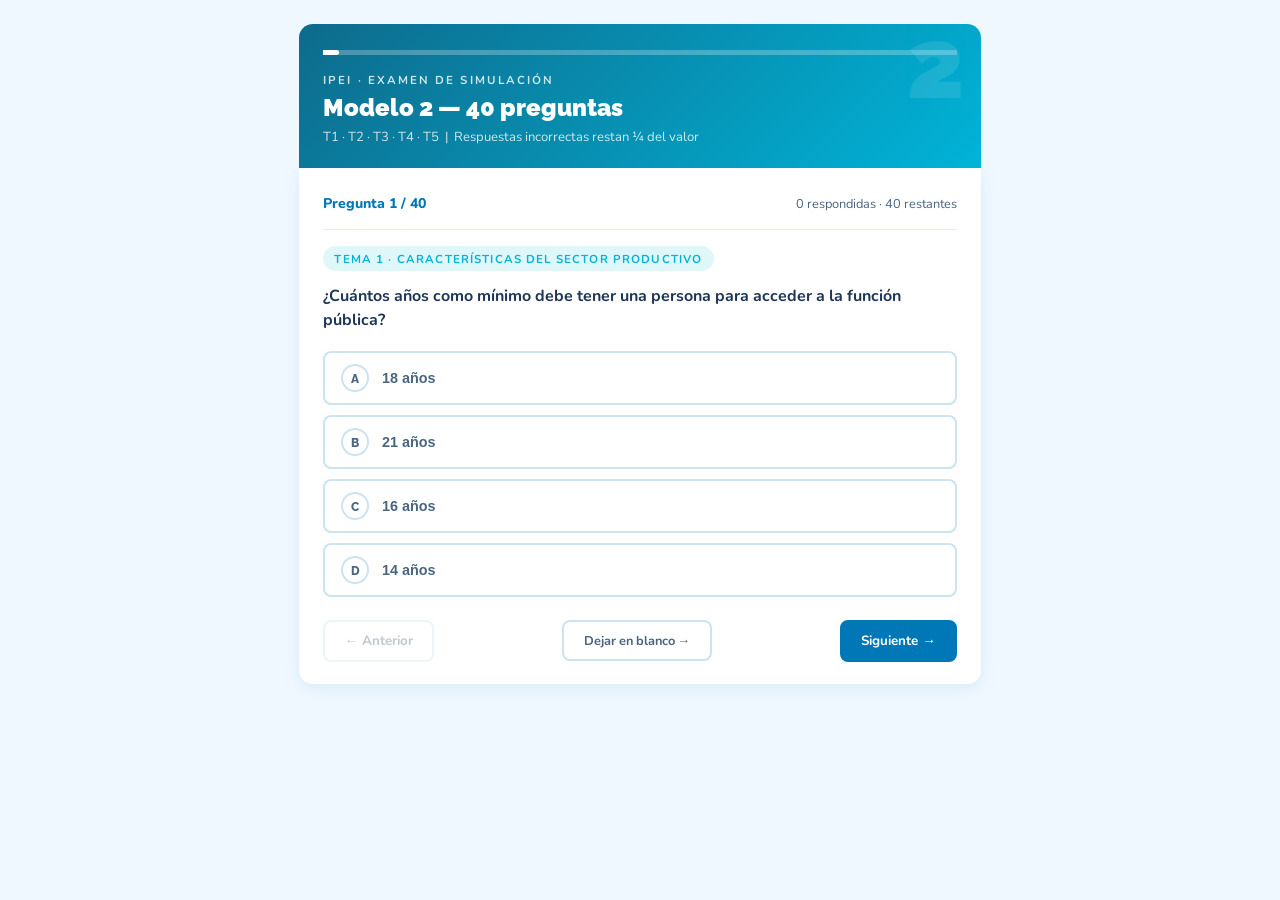
<file: modelo-examen/2-modelo-examen.html>
<!DOCTYPE html>
<html lang="es">
<head>
  <meta charset="UTF-8">
  <meta name="viewport" content="width=device-width, initial-scale=1.0">
  <title>IPEI — Examen de Simulación · Modelo 2</title>
  <link rel="preconnect" href="https://fonts.googleapis.com">
  <link href="https://fonts.googleapis.com/css2?family=Nunito:wght@400;600;700;800;900&family=Raleway:wght@700;900&display=swap" rel="stylesheet">
  <style>
    :root {
      --color-primario: #00b4d8;
      --color-primario-oscuro: #0077b6;
      --color-acento: #f4a261;
      --color-fondo: #f0f8ff;
      --color-blanco: #ffffff;
      --color-texto: #1d3557;
      --color-texto-suave: #4a6580;
      --color-tag-bg: #e0f7fa;
      --color-tag-texto: #006d8f;
      --color-border: #cce3f0;
      --color-border-light: #ddeef8;
      --color-correct-bg: #e6f9f2;
      --color-correct-text: #1a7a55;
      --color-wrong-bg: #fdeaea;
      --color-wrong-text: #b83232;
      --radio: 14px;
      --radio-sm: 8px;
      --sombra: 0 4px 18px rgba(0,119,182,0.10);
      --sombra-hover: 0 8px 28px rgba(0,119,182,0.18);
      --fuente-titulo: 'Raleway', sans-serif;
      --fuente-cuerpo: 'Nunito', sans-serif;
    }
    *, *::before, *::after { box-sizing: border-box; margin: 0; padding: 0; }
    body { font-family: var(--fuente-cuerpo),sans-serif; background: var(--color-fondo); color: var(--color-texto); min-height: 100vh; line-height: 1.6; }
    #quiz-wrap { max-width: 720px; margin: 0 auto; padding: 1.5rem 1.2rem 3rem; }
    .qz-header { background: linear-gradient(135deg, #0e6b8c 0%, #00b4d8 100%); color: #fff; padding: 1.6rem 1.5rem 1.2rem; border-radius: var(--radio) var(--radio) 0 0; position: relative; overflow: hidden; }
    .qz-header::before { content: '2'; font-family: var(--fuente-titulo),sans-serif,sans-serif; font-size: 6rem; font-weight: 900; opacity: 0.10; position: absolute; right: 1rem; top: -0.5rem; line-height: 1; }
    .qz-header .modelo-label { font-size: 0.72rem; font-weight: 700; letter-spacing: 0.18em; text-transform: uppercase; opacity: 0.8; margin-bottom: 0.3rem; }
    .qz-header h1 { font-family: var(--fuente-titulo),sans-serif,sans-serif; font-size: clamp(1.1rem, 3vw, 1.5rem); font-weight: 900; line-height: 1.2; }
    .qz-header .subtitle { font-size: 0.82rem; opacity: 0.8; margin-top: 0.3rem; }
    .pb-wrap { height: 5px; background: rgba(255,255,255,0.25); border-radius: 0; }
    .pb { height: 100%; background: #fff; border-radius: 0 3px 3px 0; transition: width 0.35s ease; }
    .qz-body { background: var(--color-blanco); border-radius: 0 0 var(--radio) var(--radio); box-shadow: var(--sombra); padding: 1.6rem 1.5rem 1.4rem; }
    .stats-bar { display: flex; justify-content: space-between; align-items: center; font-size: 0.8rem; color: var(--color-texto-suave); margin-bottom: 1rem; padding-bottom: 0.8rem; border-bottom: 1px solid var(--color-border-light); }
    .stats-bar .qnum { font-weight: 800; color: var(--color-primario-oscuro); font-size: 0.88rem; }
    .section-label { font-size: 0.72rem; font-weight: 700; text-transform: uppercase; letter-spacing: 0.1em; color: var(--color-primario); background: var(--color-tag-bg); display: inline-block; padding: 0.2rem 0.7rem; border-radius: 20px; margin-bottom: 0.8rem; }
    .qt { font-size: 1rem; font-weight: 700; color: var(--color-texto); line-height: 1.5; margin-bottom: 1.2rem; }
    .opts { display: flex; flex-direction: column; gap: 0.6rem; }
    .opt { display: flex; align-items: center; gap: 0.8rem; padding: 0.7rem 1rem; border-radius: var(--radio-sm); border: 2px solid var(--color-border); background: var(--color-blanco); cursor: pointer; font-size: 0.9rem; font-weight: 600; color: var(--color-texto-suave); text-align: left; transition: border-color 0.15s, background 0.15s, transform 0.12s; width: 100%; }
    .opt:hover:not(:disabled) { border-color: var(--color-primario); background: #f0faff; transform: translateX(3px); }
    .opt:disabled { cursor: default; }
    .olbl { min-width: 28px; height: 28px; border-radius: 50%; border: 2px solid var(--color-border); display: flex; align-items: center; justify-content: center; font-size: 0.78rem; font-weight: 800; flex-shrink: 0; transition: background 0.15s, border-color 0.15s, color 0.15s; font-family: var(--fuente-titulo),sans-serif; }
    .opt.selected { border-color: var(--color-primario-oscuro); background: #edf6ff; }
    .opt.selected .olbl { background: var(--color-primario-oscuro); border-color: var(--color-primario-oscuro); color: #fff; }
    .opt.correct { border-color: #1D9E75; background: var(--color-correct-bg); color: var(--color-correct-text); }
    .opt.correct .olbl { background: #1D9E75; border-color: #1D9E75; color: #fff; }
    .opt.wrong { border-color: #E24B4A; background: var(--color-wrong-bg); color: var(--color-wrong-text); }
    .opt.wrong .olbl { background: #E24B4A; border-color: #E24B4A; color: #fff; }
    .exp-box { margin-top: 1rem; padding: 0.8rem 1rem; background: #f5fbff; border-left: 4px solid var(--color-primario); border-radius: var(--radio-sm); font-size: 0.84rem; color: var(--color-texto-suave); font-style: italic; display: none; }
    .exp-box.visible { display: block; }
    .nav { display: flex; align-items: center; justify-content: space-between; margin-top: 1.4rem; gap: 0.6rem; }
    .btn { padding: 0.6rem 1.2rem; border-radius: var(--radio-sm); border: 2px solid var(--color-border); background: var(--color-blanco); color: var(--color-texto-suave); font-family: var(--fuente-cuerpo),sans-serif; font-size: 0.84rem; font-weight: 700; cursor: pointer; transition: background 0.15s, border-color 0.15s, filter 0.15s; }
    .btn:hover:not(:disabled) { background: var(--color-fondo); border-color: var(--color-primario); }
    .btn:disabled { opacity: 0.35; cursor: default; }
    .btn.pri { background: var(--color-primario-oscuro); border-color: var(--color-primario-oscuro); color: #fff; }
    .btn.pri:hover:not(:disabled) { filter: brightness(0.88); }
    .btn.blank { font-size: 0.8rem; color: var(--color-texto-suave); }
    .res { background: var(--color-blanco); border-radius: var(--radio); box-shadow: var(--sombra); padding: 2rem 1.5rem; text-align: center; }
    .sc-circle { width: 110px; height: 110px; border-radius: 50%; border: 5px solid var(--color-primario); display: flex; flex-direction: column; align-items: center; justify-content: center; margin: 0 auto 1rem; }
    .sc-circle.passed { border-color: #1D9E75; }
    .sc-circle.failed { border-color: #E24B4A; }
    .sc-big { font-family: var(--fuente-titulo),sans-serif; font-size: 2rem; font-weight: 900; color: var(--color-texto); }
    .sc-den { font-size: 0.72rem; color: var(--color-texto-suave); }
    .res-t { font-family: var(--fuente-titulo),sans-serif; font-size: 1.3rem; font-weight: 900; color: var(--color-primario-oscuro); margin-bottom: 0.3rem; }
    .res-s { font-size: 0.82rem; color: var(--color-texto-suave); margin-bottom: 1.2rem; }
    .score-formula { display: flex; align-items: center; justify-content: center; flex-wrap: wrap; gap: 8px; margin-bottom: 1.2rem; font-size: 0.82rem; }
    .sf-item { padding: 4px 10px; border-radius: 20px; font-weight: 700; }
    .correct-sf { background: var(--color-correct-bg); color: var(--color-correct-text); }
    .wrong-sf { background: var(--color-wrong-bg); color: var(--color-wrong-text); }
    .sf-sep { color: var(--color-texto-suave); font-weight: 700; }
    .sf-result { font-weight: 800; color: var(--color-texto); font-size: 0.94rem; }
    .sg { display: flex; justify-content: center; gap: 1.5rem; margin-bottom: 1.5rem; }
    .sc { text-align: center; }
    .sc-n { font-family: var(--fuente-titulo),sans-serif,sans-serif; font-size: 1.5rem; font-weight: 900; }
    .sc-l { font-size: 0.75rem; color: var(--color-texto-suave); font-weight: 600; }
    .rev { margin-top: 1.5rem; text-align: left; }
    .rev-t { font-family: var(--fuente-titulo),sans-serif,sans-serif; font-size: 1rem; font-weight: 900; color: var(--color-primario-oscuro); margin-bottom: 1rem; padding-bottom: 0.5rem; border-bottom: 2px solid var(--color-tag-bg); }
    .tema-block { margin-bottom: 1.4rem; }
    .tema-block-title { font-size: 0.72rem; font-weight: 700; color: var(--color-texto-suave); text-transform: uppercase; letter-spacing: 0.07em; margin-bottom: 0.6rem; padding-bottom: 0.4rem; border-bottom: 1px dashed var(--color-border-light); }
    .ri { padding: 0.7rem 0.9rem; border-radius: var(--radio-sm); border: 2px solid var(--color-correct-bg); background: var(--color-correct-bg); margin-bottom: 0.5rem; font-size: 0.83rem; color: var(--color-correct-text); }
    .ri.rw { background: var(--color-wrong-bg); border-color: var(--color-wrong-bg); color: var(--color-wrong-text); }
    .ri.rb { background: #f5f5f5; border-color: #e0e0e0; color: #888; }
    .ri-detail { display: block; margin-top: 4px; font-size: 0.78rem; }
    .ri-exp { display: block; margin-top: 4px; font-size: 0.76rem; opacity: 0.8; font-style: italic; color: var(--color-texto-suave); }
    .btn-reiniciar { margin: 0.5rem auto 1.5rem; display: block; }
    @media (max-width: 500px) { .nav .btn.blank { display: none; } .score-formula { font-size: 0.75rem; } .sg { gap: 1rem; } }
  </style>
</head>
<body>
<div id="quiz-wrap">
  <div class="qz-header">
    <div class="pb-wrap"><div class="pb" id="pb" style="width:0"></div></div>
    <div style="padding: 1rem 0 0;">
      <div class="modelo-label">IPEI · Examen de Simulación</div>
      <h1>Modelo 2 — 40 preguntas</h1>
      <div class="subtitle">T1 · T2 · T3 · T4 · T5 &nbsp;|&nbsp; Respuestas incorrectas restan ¼ del valor</div>
    </div>
  </div>
  <div class="qz-body" id="qz-body"></div>
</div>
<script>
  const TEMAS = {
    1: "Tema 1 · Características del Sector Productivo",
    2: "Tema 2 · Prevención de Riesgos Laborales",
    3: "Tema 3 · Derecho Laboral",
    4: "Tema 4 · Autoorientación e Inserción Profesional",
    5: "Tema 5 · Estrategias de Aprendizaje Autónomo"
  };

  const qs = [
    // ── TEMA 1 (P09–P16) ──
    { tema:1, q:"¿Cuántos años como mínimo debe tener una persona para acceder a la función pública?", opts:["18 años","21 años","16 años","14 años"], c:2, exp:"La edad mínima para acceder a la función pública es de 16 años, aunque para determinadas plazas puede exigirse más edad." },
    { tema:1, q:"Un funcionario interino es aquel que:", opts:["Trabaja de forma permanente con nombramiento oficial","Trabaja temporalmente por necesidad y urgencia cuando no hay un funcionario de carrera disponible","Es personal directivo de la Administración pública","Trabaja a tiempo parcial para la Administración"], c:1, exp:"El funcionario interino ocupa un puesto temporalmente por razones de necesidad y urgencia cuando no hay un funcionario de carrera disponible." },
    { tema:1, q:"¿Cuál es el orden lógico de un proceso de búsqueda de empleo en la oferta privada?", opts:["Entrevista → análisis de la oferta → contratación","Contratación → pruebas de selección → análisis de la oferta","Análisis de la oferta → proceso selectivo → conclusión del proceso","Envío del CV → análisis de la oferta → entrevista"], c:2, exp:"El orden lógico es: análisis de la oferta, proceso selectivo (pruebas y entrevistas) y conclusión del proceso (contratación o descarte)." },
    { tema:1, q:"¿Qué describe el itinerario formativo o perfil académico?", opts:["Las notas obtenidas durante los estudios","La trayectoria de aprendizaje ordenada de menor a mayor dificultad","El conjunto de trabajos realizados a lo largo de la vida laboral","El número de titulaciones que posee un trabajador"], c:1, exp:"El itinerario formativo describe la trayectoria de aprendizaje de una persona, ordenada de menor a mayor dificultad o especialización." },
    { tema:1, q:"¿Cuándo termina el itinerario formativo de una persona?", opts:["Al finalizar el ciclo formativo","Al obtener el primer empleo","Al jubilarse","No tiene fin definido"], c:3, exp:"El itinerario formativo no tiene fin definido: el aprendizaje a lo largo de toda la vida (lifelong learning) es continuo." },
    { tema:1, q:"Las aptitudes en el ámbito laboral son:", opts:["Las normas de comportamiento que se siguen en el trabajo","Las características que condicionan la conducta y permiten llevar a cabo tareas","Las titulaciones académicas obtenidas","Las preferencias personales sobre el tipo de trabajo"], c:1, exp:"Las aptitudes son las características internas de una persona que condicionan su conducta y le permiten llevar a cabo tareas con eficacia." },
    { tema:1, q:"¿Cuál de las siguientes es una capacidad transversal muy valorada por las empresas?", opts:["Manejo de maquinaria específica del sector","Conocimiento de idiomas extranjeros","Trabajo en equipo","Titulación universitaria superior"], c:2, exp:"El trabajo en equipo es una capacidad transversal (aplicable a cualquier puesto y sector) especialmente valorada por las empresas." },
    { tema:1, q:"Las capacidades específicas son aquellas que:", opts:["Son comunes a cualquier persona y puesto de trabajo","Están relacionadas con las tareas individuales de un puesto concreto","Se aprenden únicamente en la universidad","Solo se adquieren con la experiencia laboral"], c:1, exp:"Las capacidades específicas están directamente relacionadas con las tareas individuales de un puesto de trabajo concreto." },
    // ── TEMA 2 (P33–P40) ──
    { tema:2, q:"¿Qué regula la Ley de Prevención de Riesgos Laborales (LPRL)?", opts:["Los convenios colectivos de los trabajadores","Los derechos y obligaciones en materia de riesgos laborales para trabajadores y empresarios","Las prestaciones por accidente de trabajo de la Seguridad Social","Los niveles salariales mínimos del sector"], c:1, exp:"La LPRL regula los derechos y obligaciones de trabajadores y empresarios en materia de prevención de riesgos laborales." },
    { tema:2, q:"¿Cuál es uno de los derechos del trabajador en materia de prevención?", opts:["Decidir qué medidas preventivas se aplican en su puesto","Rechazar el uso de EPI si le resultan incómodos","Abandonar su puesto de trabajo sin ser sancionado en caso de riesgo grave e inminente","Negarse a realizar los reconocimientos médicos en todo caso"], c:2, exp:"El trabajador tiene derecho a abandonar su puesto de trabajo sin ser sancionado cuando exista un riesgo grave e inminente para su seguridad." },
    { tema:2, q:"¿Qué cuatro elementos forman el tetraedro del fuego?", opts:["Oxígeno, hidrógeno, calor y combustible","Comburente, combustible, calor y reacción en cadena","Agua, fuego, tierra y aire","Llama, humo, temperatura y presión"], c:1, exp:"El tetraedro del fuego está compuesto por cuatro elementos: comburente (oxígeno), combustible, calor y reacción en cadena." },
    { tema:2, q:"¿Qué método de extinción del fuego consiste en excluir el oxígeno?", opts:["Segregación","Enfriamiento","Inhibición","Sofocación"], c:3, exp:"La sofocación es el método de extinción que actúa excluyendo el oxígeno (comburente), impidiendo así que continúe la combustión." },
    { tema:2, q:"¿Qué clase de fuego afecta a metales combustibles como el magnesio o el sodio?", opts:["Clase A","Clase B","Clase C","Clase D"], c:3, exp:"Los fuegos de clase D son los que afectan a metales combustibles como el magnesio, el sodio o el potasio." },
    { tema:2, q:"El límite de ruido que establece la normativa para una jornada de 8 horas es de:", opts:["65 decibelios","75 decibelios","87 decibelios","100 decibelios"], c:2, exp:"La normativa establece un límite de exposición al ruido de 87 decibelios para una jornada de 8 horas." },
    { tema:2, q:"¿Cuál es la principal vía de entrada de los agentes químicos en el organismo?", opts:["La vía dérmica","La vía digestiva","La vía respiratoria","La vía parenteral"], c:2, exp:"La vía respiratoria es la principal vía de entrada de los agentes químicos en el organismo, a través de la inhalación." },
    { tema:2, q:"Los agentes biológicos del grupo 4 se caracterizan por:", opts:["Tener baja probabilidad de causar enfermedades","Causar enfermedades que no se propagan a la colectividad","Tener tratamiento eficaz disponible","Causar enfermedades graves que se extienden a la colectividad y sin tratamiento conocido"], c:3, exp:"Los agentes biológicos del grupo 4 son los más peligrosos: causan enfermedades graves, se transmiten a la colectividad y no tienen tratamiento conocido eficaz." },
    // ── TEMA 3 (P09–P16) ──
    { tema:3, q:"¿A partir de cuántos trabajadores es obligatoria la existencia de delegados de personal?", opts:["A partir de 6 trabajadores","A partir de 10 trabajadores","A partir de 50 trabajadores","A partir de 11 trabajadores"], c:3, exp:"La representación mediante delegados de personal es obligatoria a partir de 11 trabajadores (entre 6 y 10, su elección es optativa)." },
    { tema:3, q:"Una empresa tiene 320 trabajadores. ¿Cuántos miembros tendrá su comité de empresa?", opts:["9 miembros","13 miembros","17 miembros","21 miembros"], c:1, exp:"Según la escala legal, una empresa de 251 a 500 trabajadores tiene un comité de empresa de 13 miembros." },
    { tema:3, q:"¿Cuánto tiempo tiene la parte receptora para responder a una propuesta de negociación de un convenio colectivo?", opts:["15 días","2 semanas","1 mes","3 meses"], c:2, exp:"La parte receptora de una propuesta de negociación colectiva dispone de 1 mes para responder motivadamente." },
    { tema:3, q:"¿Qué ocurre con un convenio colectivo cuando llega a su fecha de expiración sin que ninguna parte lo denuncie?", opts:["Se extingue automáticamente","Se prorroga de año en año","Debe renegociarse obligatoriamente en 30 días","Pasa a aplicarse el convenio del sector superior"], c:1, exp:"Si ninguna parte denuncia el convenio al llegar a su vencimiento, se prorroga automáticamente de año en año." },
    { tema:3, q:"¿Cuál es la duración máxima del contrato por circunstancias de la producción ante un incremento imprevisible?", opts:["3 meses","12 meses","6 meses, ampliables a 6 más por convenio sectorial","90 días naturales"], c:2, exp:"El contrato por circunstancias de la producción ante incremento imprevisible tiene una duración máxima de 6 meses, ampliable hasta 6 meses más por convenio sectorial." },
    { tema:3, q:"Un trabajador lleva 20 meses en la misma empresa con dos contratos temporales consecutivos. ¿Qué ocurre con su contrato?", opts:["Se extingue automáticamente al cumplir los 24 meses","Se convierte en indefinido por superar los 18 meses en 24","Debe firmarse un nuevo contrato temporal","Nada, la empresa puede seguir con contratos temporales indefinidamente"], c:1, exp:"El trabajador adquiere la condición de indefinido si ha estado más de 18 meses en un período de 24 con contratos temporales en la misma empresa." },
    { tema:3, q:"¿Cuál es la duración mínima y máxima del contrato de formación en alternancia?", opts:["6 meses y 1 año","1 mes y 6 meses","3 meses y 2 años","6 meses y 3 años"], c:2, exp:"El contrato de formación en alternancia tiene una duración mínima de 3 meses y máxima de 2 años." },
    { tema:3, q:"En el contrato de puesta a disposición mediante una ETT, ¿quién abona el salario y las cotizaciones a la Seguridad Social del trabajador?", opts:["La empresa usuaria","El propio trabajador","La ETT","Lo pagan al 50% la ETT y la empresa usuaria"], c:2, exp:"Es la ETT quien abona el salario y realiza las cotizaciones a la Seguridad Social del trabajador cedido." },
    // ── TEMA 4 (P09–P16) ──
    { tema:4, q:"¿Cuál de las siguientes afirmaciones sobre la autoestima en la búsqueda de empleo es FALSA?", opts:["Ayuda a manejar mejor los rechazos","Mantiene alta la motivación para seguir aplicando","Garantiza encontrar empleo en menos de un mes","Permite presentar habilidades con mayor seguridad"], c:2, exp:"Una alta autoestima ayuda en la búsqueda de empleo, pero no garantiza encontrarlo en un plazo determinado. Esa afirmación es falsa." },
    { tema:4, q:"¿Cuál de estos NO es un ejercicio para fortalecer la autoestima?", opts:["Diario de logros","Afirmaciones positivas","Compararse constantemente con otros candidatos","Red de apoyo con amigos o mentores"], c:2, exp:"Compararse constantemente con otros candidatos es perjudicial para la autoestima. Los ejercicios positivos son el diario de logros, las afirmaciones y la red de apoyo." },
    { tema:4, q:"El balance profesional sirve principalmente para:", opts:["Calcular el salario que mereces","Evaluar integralmente competencias, experiencias y aspiraciones alineándolas con el mercado","Redactar el currículum vitae","Conocer las leyes laborales vigentes"], c:1, exp:"El balance profesional permite evaluar de forma integral las competencias, experiencias y aspiraciones propias, alineándolas con las demandas del mercado." },
    { tema:4, q:"¿Cuál de estas NO es una fuente de información para realizar el balance profesional?", opts:["Autoevaluación propia","Feedback de colegas y supervisores","Evaluaciones de desempeño formales","La opinión de personas ajenas al sector sin ningún criterio profesional"], c:3, exp:"Las opiniones de personas sin criterio profesional en el sector no son una fuente válida para el balance profesional." },
    { tema:4, q:"En el método STAR, ¿qué significa la letra \"A\"?", opts:["Aprendizaje","Acción","Actitud","Análisis"], c:1, exp:"En el método STAR, la A corresponde a Acción: las acciones concretas que tomaste para resolver la situación descrita." },
    { tema:4, q:"¿Para qué sirve el método STAR en una entrevista de trabajo?", opts:["Para memorizar datos sobre la empresa","Para estructurar los logros de forma clara: situación, tarea, acción y resultado","Para preparar preguntas al entrevistador","Para calcular las expectativas salariales"], c:1, exp:"El método STAR sirve para estructurar la respuesta a preguntas conductuales en entrevistas: Situación, Tarea, Acción y Resultado." },
    { tema:4, q:"¿Qué son los itinerarios formativos?", opts:["Las rutas de transporte para llegar a la empresa","Los horarios de clase del ciclo formativo","Las rutas educativas y de capacitación para adquirir habilidades de un perfil profesional","Los planes de pensiones de los trabajadores"], c:2, exp:"Los itinerarios formativos son las rutas educativas y de capacitación diseñadas para adquirir las habilidades de un perfil profesional determinado." },
    { tema:4, q:"¿Cuál de las siguientes es una modalidad formativa dentro de los itinerarios profesionales?", opts:["El cierre patronal","La huelga de sector","Los talleres y seminarios","La negociación colectiva"], c:2, exp:"Los talleres y seminarios son una modalidad formativa que forma parte de los itinerarios profesionales de desarrollo competencial." },
    // ── TEMA 5 (P09–P16) ──
    { tema:5, q:"El \"cultivo de relaciones profesionales\" como característica de la empleabilidad implica:", opts:["Acumular títulos y certificaciones","Generar redes de confianza, compartir información y cuidar la imagen profesional","Publicar el currículum en el mayor número posible de portales de empleo","Evitar compartir información con la competencia"], c:1, exp:"Cultivar relaciones profesionales implica generar redes de confianza, compartir información útil y cuidar la imagen profesional en el entorno." },
    { tema:5, q:"¿Qué es la capacidad de adaptación según el tema?", opts:["La habilidad de memorizar información nueva rápidamente","La capacidad de evitar situaciones de cambio en el entorno laboral","La habilidad de ajustarse a nuevas condiciones, cambios y desafíos siendo flexible y abierto al aprendizaje","La capacidad de trabajar siempre de la misma manera, con independencia del entorno"], c:2, exp:"La capacidad de adaptación es la habilidad de ajustarse a nuevas condiciones, cambios y desafíos con flexibilidad y apertura al aprendizaje." },
    { tema:5, q:"¿Cuál de los siguientes ejemplos ilustra mejor la capacidad de adaptación en el mercado laboral?", opts:["Negarse a usar nuevas herramientas tecnológicas por preferir los métodos conocidos","Adaptarse rápidamente al teletrabajo y la digitalización durante la pandemia de COVID-19","Cambiar de empresa cada mes para ganar experiencia diversa","Especializarse en una única habilidad técnica durante toda la carrera"], c:1, exp:"Adaptarse al teletrabajo y la digitalización durante la pandemia es el ejemplo paradigmático de capacidad de adaptación ante un cambio imprevisto." },
    { tema:5, q:"¿Qué significan las siglas PLE?", opts:["Plan de Logros Educativos","Plataforma de Lectura Especializada","Personal Learning Environment (Entorno Personal de Aprendizaje)","Programa de Liderazgo Empresarial"], c:2, exp:"PLE son las siglas de Personal Learning Environment, es decir, Entorno Personal de Aprendizaje." },
    { tema:5, q:"¿Cuál de las siguientes NO es una función del PLE?", opts:["Acceder a información relevante","Organizar el conocimiento","Sustituir completamente la formación reglada","Reflexionar y evaluar el progreso"], c:2, exp:"El PLE complementa la formación reglada pero no la sustituye; sus funciones son acceder, organizar, compartir y reflexionar sobre el aprendizaje." },
    { tema:5, q:"¿Qué herramienta pertenece a la categoría de \"organización del conocimiento\" dentro del PLE?", opts:["Google Scholar","Slack","MindMeister","WordPress"], c:2, exp:"MindMeister es una herramienta de mapas mentales que pertenece a la categoría de organización del conocimiento dentro del PLE." },
    { tema:5, q:"Según el tema, ¿cuál es el primer paso para diseñar un PLE en un entorno digital?", opts:["Seleccionar las redes sociales más populares","Definir claramente los objetivos y necesidades de aprendizaje","Crear un blog personal en WordPress","Inscribirse en el mayor número posible de cursos online"], c:1, exp:"El primer paso para diseñar un PLE es definir claramente los propios objetivos y necesidades de aprendizaje." },
    { tema:5, q:"¿Qué plataforma se menciona como red social profesional clave tanto para el networking como para el PLE?", opts:["Instagram","TikTok","LinkedIn","Pinterest"], c:2, exp:"LinkedIn es la red social profesional por excelencia, útil tanto para el networking como para integrar el PLE." }
  ];

  const SCORE_OK  = 10 / qs.length;
  const SCORE_BAD = -SCORE_OK / 4;
  let cur = 0, answered = Array(qs.length).fill(null), selected = Array(qs.length).fill(null), showRes = false;

  function calcScore() {
    let s = 0;
    qs.forEach((q, i) => {
      if (answered[i] === null) return;
      s += answered[i] === q.c ? SCORE_OK : SCORE_BAD;
    });
    return s;
  }

  function render() {
    if (showRes) { renderRes(); return; }
    const q = qs[cur];
    const isAns = answered[cur] !== null;
    const prog = ((cur + 1) / qs.length) * 100;
    const prevTema = cur > 0 ? qs[cur - 1].tema : null;
    const showLabel = !prevTema || prevTema !== q.tema;
    document.getElementById('pb').style.width = prog + '%';
    const body = document.getElementById('qz-body');
    body.innerHTML = `
    <div class="stats-bar">
      <span class="qnum">Pregunta ${cur + 1} / ${qs.length}</span>
      <span>${answered.filter(a => a !== null).length} respondidas · ${answered.filter(a => a === null).length} restantes</span>
    </div>
    ${showLabel ? `<div class="section-label">${TEMAS[q.tema]}</div>` : ''}
    <div class="qt">${q.q}</div>
    <div class="opts">
      ${q.opts.map((o, i) => {
      let cls = 'opt';
      if (isAns && i === selected[cur]) cls += ' selected';
      return `<button class="${cls}" onclick="ans(${i})" ${isAns ? 'disabled' : ''}>
          <span class="olbl">${String.fromCharCode(65+i)}</span>
          <span>${o}</span>
        </button>`;
    }).join('')}
    </div>
    <div class="exp-box">${q.exp}</div>
    <div class="nav">
      <button class="btn" onclick="go(-1)" ${cur === 0 ? 'disabled' : ''}>← Anterior</button>
      <button class="btn blank" onclick="goBlank()">Dejar en blanco →</button>
      ${cur === qs.length - 1
            ? `<button class="btn pri" onclick="tryFinish()">Ver resultados →</button>`
            : `<button class="btn pri" onclick="go(1)">Siguiente →</button>`}
    </div>`;
  }

  function ans(idx) {
    if (answered[cur] !== null) return;
    selected[cur] = idx; answered[cur] = idx; render();
  }
  function goBlank() { go(1); }
  function go(d) {
    const next = cur + d;
    if (next < 0) return;
    if (next >= qs.length) { tryFinish(); return; }
    cur = next; render();
  }
  function tryFinish() {
    const u = answered.filter(a => a === null).length;
    if (u > 0) { if (!confirm(`Tienes ${u} pregunta(s) sin responder.\nLas preguntas en blanco no suman ni restan.\n\n¿Finalizar el examen?`)) return; }
    showRes = true; render();
  }
  function renderRes() {
    const correct = qs.filter((q, i) => answered[i] === q.c).length;
    const wrong   = qs.filter((q, i) => answered[i] !== null && answered[i] !== q.c).length;
    const blank   = qs.filter((q, i) => answered[i] === null).length;
    const raw = calcScore(); const final = Math.max(0, raw); const display = final.toFixed(2);
    const passed = final >= 5;
    const msg = final >= 9 ? '¡Excelente resultado!' : final >= 7 ? 'Buen trabajo' : final >= 5 ? 'Aprobado' : 'Suspenso';
    const temas = [...new Set(qs.map(q => q.tema))];
    document.getElementById('pb').style.width = '100%';
    document.getElementById('qz-body').innerHTML = `
    <div class="res">
      <div class="sc-circle ${passed ? 'passed' : 'failed'}">
        <span class="sc-big">${display}</span><span class="sc-den">sobre 10</span>
      </div>
      <div class="res-t">${msg}</div>
      <div class="res-s">Modelo 2 · Examen de simulación IPEI</div>
      <div class="score-formula">
        <span class="sf-item correct-sf">✓ ${correct} correctas × ${SCORE_OK.toFixed(4)}</span>
        <span class="sf-sep">−</span>
        <span class="sf-item wrong-sf">✗ ${wrong} incorrectas × ${Math.abs(SCORE_BAD).toFixed(4)}</span>
        <span class="sf-sep">=</span>
        <span class="sf-result">${raw.toFixed(4)}</span>
      </div>
      <div class="sg">
        <div class="sc"><div class="sc-n" style="color:#1D9E75">${correct}</div><div class="sc-l">Correctas</div></div>
        <div class="sc"><div class="sc-n" style="color:#E24B4A">${wrong}</div><div class="sc-l">Incorrectas</div></div>
        <div class="sc"><div class="sc-n" style="color:#888">${blank}</div><div class="sc-l">En blanco</div></div>
      </div>
      <button class="btn pri btn-reiniciar" onclick="restart()">Repetir examen</button>
      <div class="rev">
        <div class="rev-t">Repaso por temas</div>
        ${temas.map(tema => {
      const tqs = qs.map((q,i)=>({...q,idx:i})).filter(q=>q.tema===tema);
      return `<div class="tema-block">
            <div class="tema-block-title">${TEMAS[tema]}</div>
            ${tqs.map(q => {
        const isC = answered[q.idx] === q.c; const wasA = answered[q.idx] !== null;
        const cls = wasA ? (isC ? 'rc' : 'rw') : 'rb';
        return `<div class="ri ${cls}"><strong>P${q.idx+1}:</strong> ${q.q}
                <span class="ri-detail">${wasA ? (isC ? '✓ Tu respuesta: ' + q.opts[answered[q.idx]] : '✗ Tu respuesta: ' + q.opts[answered[q.idx]] + ' · Correcta: ' + q.opts[q.c]) : '— En blanco · Correcta: ' + q.opts[q.c]}</span>
                <span class="ri-exp">${q.exp}</span></div>`;
      }).join('')}
          </div>`;
    }).join('')}
      </div>
    </div>`;
  }
  function restart() {
    cur = 0; answered = Array(qs.length).fill(null); selected = Array(qs.length).fill(null); showRes = false; render();
  }
  render();
</script>
</body>
</html>
</file>
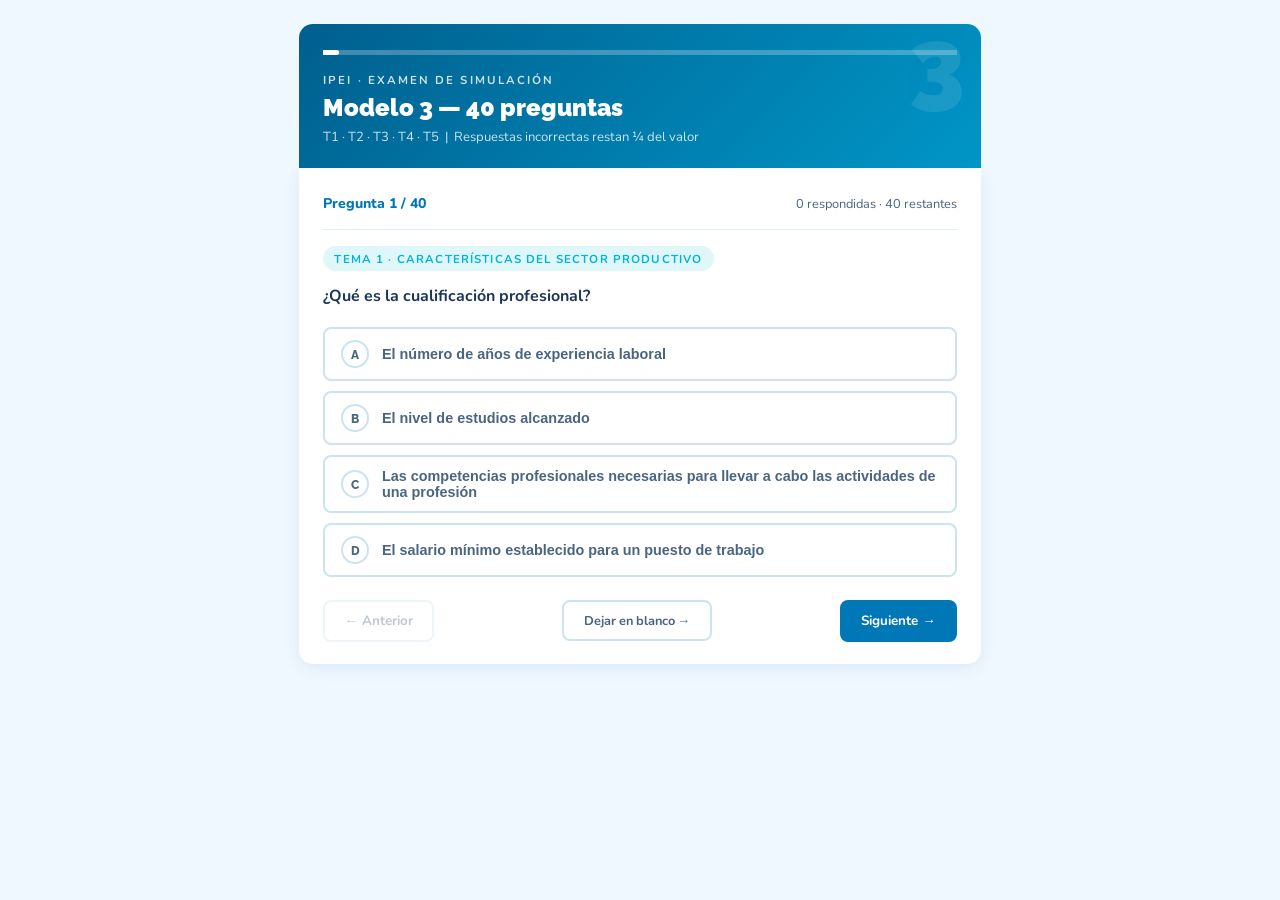
<file: modelo-examen/3-modelo-examen.html>
<!DOCTYPE html>
<html lang="es">
<head>
  <meta charset="UTF-8">
  <meta name="viewport" content="width=device-width, initial-scale=1.0">
  <title>IPEI — Examen de Simulación · Modelo 3</title>
  <link rel="preconnect" href="https://fonts.googleapis.com">
  <link href="https://fonts.googleapis.com/css2?family=Nunito:wght@400;600;700;800;900&family=Raleway:wght@700;900&display=swap" rel="stylesheet">
  <style>
    :root {
      --color-primario: #00b4d8;
      --color-primario-oscuro: #0077b6;
      --color-fondo: #f0f8ff;
      --color-blanco: #ffffff;
      --color-texto: #1d3557;
      --color-texto-suave: #4a6580;
      --color-tag-bg: #e0f7fa;
      --color-border: #cce3f0;
      --color-border-light: #ddeef8;
      --color-correct-bg: #e6f9f2;
      --color-correct-text: #1a7a55;
      --color-wrong-bg: #fdeaea;
      --color-wrong-text: #b83232;
      --radio: 14px;
      --radio-sm: 8px;
      --sombra: 0 4px 18px rgba(0,119,182,0.10);
      --fuente-titulo: 'Raleway', sans-serif;
      --fuente-cuerpo: 'Nunito', sans-serif;
    }
    *, *::before, *::after { box-sizing: border-box; margin: 0; padding: 0; }
    body { font-family: var(--fuente-cuerpo),sans-serif; background: var(--color-fondo); color: var(--color-texto); min-height: 100vh; line-height: 1.6; }
    #quiz-wrap { max-width: 720px; margin: 0 auto; padding: 1.5rem 1.2rem 3rem; }
    .qz-header { background: linear-gradient(135deg, #005f8e 0%, #0096c7 100%); color: #fff; padding: 1.6rem 1.5rem 1.2rem; border-radius: var(--radio) var(--radio) 0 0; position: relative; overflow: hidden; }
    .qz-header::before { content: '3'; font-family: var(--fuente-titulo),sans-serif; font-size: 6rem; font-weight: 900; opacity: 0.10; position: absolute; right: 1rem; top: -0.5rem; line-height: 1; }
    .qz-header .modelo-label { font-size: 0.72rem; font-weight: 700; letter-spacing: 0.18em; text-transform: uppercase; opacity: 0.8; margin-bottom: 0.3rem; }
    .qz-header h1 { font-family: var(--fuente-titulo),sans-serif; font-size: clamp(1.1rem, 3vw, 1.5rem); font-weight: 900; line-height: 1.2; }
    .qz-header .subtitle { font-size: 0.82rem; opacity: 0.8; margin-top: 0.3rem; }
    .pb-wrap { height: 5px; background: rgba(255,255,255,0.25); }
    .pb { height: 100%; background: #fff; border-radius: 0 3px 3px 0; transition: width 0.35s ease; }
    .qz-body { background: var(--color-blanco); border-radius: 0 0 var(--radio) var(--radio); box-shadow: var(--sombra); padding: 1.6rem 1.5rem 1.4rem; }
    .stats-bar { display: flex; justify-content: space-between; align-items: center; font-size: 0.8rem; color: var(--color-texto-suave); margin-bottom: 1rem; padding-bottom: 0.8rem; border-bottom: 1px solid var(--color-border-light); }
    .stats-bar .qnum { font-weight: 800; color: var(--color-primario-oscuro); font-size: 0.88rem; }
    .section-label { font-size: 0.72rem; font-weight: 700; text-transform: uppercase; letter-spacing: 0.1em; color: var(--color-primario); background: var(--color-tag-bg); display: inline-block; padding: 0.2rem 0.7rem; border-radius: 20px; margin-bottom: 0.8rem; }
    .qt { font-size: 1rem; font-weight: 700; color: var(--color-texto); line-height: 1.5; margin-bottom: 1.2rem; }
    .opts { display: flex; flex-direction: column; gap: 0.6rem; }
    .opt { display: flex; align-items: center; gap: 0.8rem; padding: 0.7rem 1rem; border-radius: var(--radio-sm); border: 2px solid var(--color-border); background: var(--color-blanco); cursor: pointer; font-size: 0.9rem; font-weight: 600; color: var(--color-texto-suave); text-align: left; transition: border-color 0.15s, background 0.15s, transform 0.12s; width: 100%; }
    .opt:hover:not(:disabled) { border-color: var(--color-primario); background: #f0faff; transform: translateX(3px); }
    .opt:disabled { cursor: default; }
    .olbl { min-width: 28px; height: 28px; border-radius: 50%; border: 2px solid var(--color-border); display: flex; align-items: center; justify-content: center; font-size: 0.78rem; font-weight: 800; flex-shrink: 0; transition: background 0.15s, border-color 0.15s, color 0.15s; font-family: var(--fuente-titulo),sans-serif; }
    .opt.selected { border-color: var(--color-primario-oscuro); background: #e8f4ff; color: var(--color-primario-oscuro); }
    .opt.selected .olbl { background: var(--color-primario-oscuro); border-color: var(--color-primario-oscuro); color: #fff; }
    .opt.correct { border-color: #1D9E75; background: var(--color-correct-bg); color: var(--color-correct-text); }
    .opt.correct .olbl { background: #1D9E75; border-color: #1D9E75; color: #fff; }
    .opt.wrong { border-color: #E24B4A; background: var(--color-wrong-bg); color: var(--color-wrong-text); }
    .opt.wrong .olbl { background: #E24B4A; border-color: #E24B4A; color: #fff; }
    .exp-box { margin-top: 1rem; padding: 0.8rem 1rem; background: #f5fbff; border-left: 4px solid var(--color-primario); border-radius: var(--radio-sm); font-size: 0.84rem; color: var(--color-texto-suave); font-style: italic; display: none; }
    .exp-box.visible { display: block; }
    .nav { display: flex; align-items: center; justify-content: space-between; margin-top: 1.4rem; gap: 0.6rem; }
    .btn { padding: 0.6rem 1.2rem; border-radius: var(--radio-sm); border: 2px solid var(--color-border); background: var(--color-blanco); color: var(--color-texto-suave); font-family: var(--fuente-cuerpo),sans-serif; font-size: 0.84rem; font-weight: 700; cursor: pointer; transition: background 0.15s, border-color 0.15s, filter 0.15s; }
    .btn:hover:not(:disabled) { background: var(--color-fondo); border-color: var(--color-primario); }
    .btn:disabled { opacity: 0.35; cursor: default; }
    .btn.pri { background: var(--color-primario-oscuro); border-color: var(--color-primario-oscuro); color: #fff; }
    .btn.pri:hover:not(:disabled) { filter: brightness(0.88); }
    .btn.blank { font-size: 0.8rem; color: var(--color-texto-suave); }
    .res { padding: 1rem 0; text-align: center; }
    .sc-circle { width: 110px; height: 110px; border-radius: 50%; border: 5px solid var(--color-primario); display: flex; flex-direction: column; align-items: center; justify-content: center; margin: 0 auto 1rem; }
    .sc-circle.passed { border-color: #1D9E75; } .sc-circle.failed { border-color: #E24B4A; }
    .sc-big { font-family: var(--fuente-titulo),sans-serif; font-size: 2rem; font-weight: 900; color: var(--color-texto); }
    .sc-den { font-size: 0.72rem; color: var(--color-texto-suave); }
    .res-t { font-family: var(--fuente-titulo),sans-serif; font-size: 1.3rem; font-weight: 900; color: var(--color-primario-oscuro); margin-bottom: 0.3rem; }
    .res-s { font-size: 0.82rem; color: var(--color-texto-suave); margin-bottom: 1.2rem; }
    .score-formula { display: flex; align-items: center; justify-content: center; flex-wrap: wrap; gap: 8px; margin-bottom: 1.2rem; font-size: 0.82rem; }
    .sf-item { padding: 4px 10px; border-radius: 20px; font-weight: 700; }
    .correct-sf { background: var(--color-correct-bg); color: var(--color-correct-text); }
    .wrong-sf { background: var(--color-wrong-bg); color: var(--color-wrong-text); }
    .sf-sep { color: var(--color-texto-suave); font-weight: 700; }
    .sf-result { font-weight: 800; color: var(--color-texto); font-size: 0.94rem; }
    .sg { display: flex; justify-content: center; gap: 1.5rem; margin-bottom: 1.5rem; }
    .sc { text-align: center; }
    .sc-n { font-family: var(--fuente-titulo),sans-serif; font-size: 1.5rem; font-weight: 900; }
    .sc-l { font-size: 0.75rem; color: var(--color-texto-suave); font-weight: 600; }
    .rev { margin-top: 1.5rem; text-align: left; }
    .rev-t { font-family: var(--fuente-titulo),sans-serif; font-size: 1rem; font-weight: 900; color: var(--color-primario-oscuro); margin-bottom: 1rem; padding-bottom: 0.5rem; border-bottom: 2px solid var(--color-tag-bg); }
    .tema-block { margin-bottom: 1.4rem; }
    .tema-block-title { font-size: 0.72rem; font-weight: 700; color: var(--color-texto-suave); text-transform: uppercase; letter-spacing: 0.07em; margin-bottom: 0.6rem; padding-bottom: 0.4rem; border-bottom: 1px dashed var(--color-border-light); }
    .ri { padding: 0.7rem 0.9rem; border-radius: var(--radio-sm); border: 2px solid var(--color-correct-bg); background: var(--color-correct-bg); margin-bottom: 0.5rem; font-size: 0.83rem; color: var(--color-correct-text); }
    .ri.rw { background: var(--color-wrong-bg); border-color: var(--color-wrong-bg); color: var(--color-wrong-text); }
    .ri.rb { background: #f5f5f5; border-color: #e0e0e0; color: #888; }
    .ri-detail { display: block; margin-top: 4px; font-size: 0.78rem; }
    .ri-exp { display: block; margin-top: 4px; font-size: 0.76rem; opacity: 0.8; font-style: italic; color: var(--color-texto-suave); }
    .btn-reiniciar { margin: 0.5rem auto 1.5rem; display: block; }
    @media (max-width: 500px) { .nav .btn.blank { display: none; } .score-formula { font-size: 0.75rem; } .sg { gap: 1rem; } }
  </style>
</head>
<body>
<div id="quiz-wrap">
  <div class="qz-header">
    <div class="pb-wrap"><div class="pb" id="pb" style="width:0"></div></div>
    <div style="padding: 1rem 0 0;">
      <div class="modelo-label">IPEI · Examen de Simulación</div>
      <h1>Modelo 3 — 40 preguntas</h1>
      <div class="subtitle">T1 · T2 · T3 · T4 · T5 &nbsp;|&nbsp; Respuestas incorrectas restan ¼ del valor</div>
    </div>
  </div>
  <div class="qz-body" id="qz-body"></div>
</div>
<script>
  const TEMAS = {
    1: "Tema 1 · Características del Sector Productivo",
    2: "Tema 2 · Prevención de Riesgos Laborales",
    3: "Tema 3 · Derecho Laboral",
    4: "Tema 4 · Autoorientación e Inserción Profesional",
    5: "Tema 5 · Estrategias de Aprendizaje Autónomo"
  };

  const qs = [
    // ── TEMA 1 (P17–P24) ──
    { tema:1, q:"¿Qué es la cualificación profesional?", opts:["El número de años de experiencia laboral","El nivel de estudios alcanzado","Las competencias profesionales necesarias para llevar a cabo las actividades de una profesión","El salario mínimo establecido para un puesto de trabajo"], c:2, exp:"La cualificación profesional es el conjunto de competencias profesionales necesarias para desarrollar las actividades de una profesión de forma eficaz." },
    { tema:1, q:"¿Qué es la unidad de competencia?", opts:["El conjunto de todas las competencias de una persona","La agrupación mínima de competencias susceptible de acreditación","El módulo formativo asociado a una titulación","El nivel máximo de cualificación en el CNCP"], c:1, exp:"La unidad de competencia es la agrupación mínima de competencias profesionales susceptible de reconocimiento y acreditación parcial." },
    { tema:1, q:"¿Cuántas familias profesionales recoge el Catálogo Nacional de Cualificaciones Profesionales (CNCP)?", opts:["16 familias","20 familias","26 familias","32 familias"], c:2, exp:"El CNCP recoge 26 familias profesionales que agrupan las cualificaciones por ámbitos de actividad económica." },
    { tema:1, q:"¿En cuántos niveles de cualificación se estructura el CNCP?", opts:["Dos: básico y avanzado","Tres: básico, medio y superior","Cuatro: inicial, básico, medio y superior","Cinco niveles europeos de cualificación"], c:1, exp:"El CNCP se estructura en tres niveles de cualificación: básico, medio y superior, en correspondencia con el sistema educativo." },
    { tema:1, q:"¿Qué organismo se encarga de mantener actualizado el CNCP?", opts:["El Ministerio de Educación","El SEPE (Servicio Público de Empleo Estatal)","El Instituto Nacional de las Cualificaciones","La Inspección de Trabajo"], c:2, exp:"El Instituto Nacional de las Cualificaciones (INCUAL) es el organismo responsable de mantener actualizado el CNCP." },
    { tema:1, q:"¿Cuál es la función principal del Sistema Nacional de Cualificaciones y Formación Profesional?", opts:["Gestionar las prestaciones por desempleo","Promover la integración de las ofertas de FP y la acreditación de competencias","Regular los convenios colectivos de los trabajadores","Supervisar las oposiciones a la función pública"], c:1, exp:"El Sistema Nacional de Cualificaciones y Formación Profesional promueve la integración de las ofertas de FP y la acreditación de competencias adquiridas." },
    { tema:1, q:"¿A qué se llama \"análisis del perfil profesional\"?", opts:["Estudiar las tendencias de empleo en el mercado global","Evaluar la correspondencia entre las competencias requeridas por empleadores y las ofrecidas por candidatos","Revisar el currículum vítae de un candidato","Analizar las condiciones económicas de un sector"], c:1, exp:"El análisis del perfil profesional evalúa la correspondencia entre las competencias que demandan los empleadores y las que ofrece el candidato." },
    { tema:1, q:"Una empresa que quiere adaptar su CV y carta de presentación a una oferta concreta, ¿qué debe hacer primero?", opts:["Llamar directamente a la empresa para pedir la entrevista","Enviar el CV sin personalizar para ahorrar tiempo","Analizar correctamente la oferta: puesto, requisitos y condiciones","Publicar el CV en todas las bolsas de empleo disponibles"], c:2, exp:"Antes de personalizar cualquier documento, es imprescindible analizar la oferta en detalle: puesto, requisitos exigidos y condiciones." },
    // ── TEMA 2 (P41–P48) ──
    { tema:2, q:"¿Cuándo está obligada una empresa a tener un Comité de Seguridad y Salud?", opts:["Cuando tiene más de 10 trabajadores","Cuando tiene más de 25 trabajadores","Cuando tiene 50 o más trabajadores","Cuando tiene más de 100 trabajadores"], c:2, exp:"La empresa está obligada a constituir un Comité de Seguridad y Salud cuando cuenta con 50 o más trabajadores." },
    { tema:2, q:"¿Con qué frecuencia mínima se reúne el Comité de Seguridad y Salud?", opts:["Mensualmente","Trimestralmente","Semestralmente","Anualmente"], c:1, exp:"El Comité de Seguridad y Salud debe reunirse trimestralmente como mínimo, o siempre que lo solicite alguna de las representaciones." },
    { tema:2, q:"Las señales con fondo amarillo y forma triangular son señales de:", opts:["Obligación","Prohibición","Salvamento","Advertencia"], c:3, exp:"Las señales de advertencia tienen fondo amarillo y forma triangular, y alertan sobre un peligro o riesgo potencial." },
    { tema:2, q:"¿Qué significan las siglas PAS en primeros auxilios?", opts:["Proteger, Actuar, Señalizar","Proteger, Avisar, Socorrer","Prevenir, Alertar, Socorrer","Paralizar, Avisar, Salvar"], c:1, exp:"PAS son las siglas de Proteger (el entorno), Avisar (a los servicios de emergencia) y Socorrer (a la víctima)." },
    { tema:2, q:"En el sistema de triaje, ¿qué color corresponde a las víctimas graves pero recuperables que necesitan atención inmediata?", opts:["Amarillo","Verde","Negro","Rojo"], c:3, exp:"El color rojo en el triaje corresponde a las víctimas graves pero recuperables que requieren atención inmediata para sobrevivir." },
    { tema:2, q:"¿Cuál es el ritmo de compresiones en una RCP?", opts:["60 compresiones por minuto","80 compresiones por minuto","100 compresiones por minuto","120 compresiones por minuto"], c:2, exp:"El ritmo recomendado de compresiones torácicas en una RCP es de 100 compresiones por minuto." },
    { tema:2, q:"¿Qué organismo tiene su sede en Bilbao y es el encargado de fomentar la mejora del entorno de trabajo a nivel europeo?", opts:["La OIT","El INSST","La Agencia Europea para la Seguridad y Salud en el Trabajo","La Comisión Nacional de Seguridad y Salud en el Trabajo"], c:2, exp:"La Agencia Europea para la Seguridad y Salud en el Trabajo (EU-OSHA) tiene su sede en Bilbao y trabaja para mejorar el entorno laboral europeo." },
    { tema:2, q:"¿Cuál es la diferencia clave entre medidas de prevención y medidas de protección?", opts:["Las medidas de protección son gratuitas; las de prevención no","Las medidas de prevención actúan sobre el origen del riesgo para evitarlo; las de protección reducen el daño una vez el riesgo existe","Las medidas de prevención son solo para el empresario; las de protección para el trabajador","No existe diferencia real entre ambos conceptos"], c:1, exp:"Las medidas de prevención eliminan o reducen el riesgo en su origen; las de protección actúan para minimizar el daño cuando el riesgo ya existe." },
    // ── TEMA 3 (P17–P24) ──
    { tema:3, q:"¿Cuál es la duración máxima legal de la jornada de trabajo en cómputo anual?", opts:["38 horas semanales","40 horas semanales de media","42 horas semanales","35 horas semanales"], c:1, exp:"La jornada máxima legal es de 40 horas semanales de trabajo efectivo en cómputo anual." },
    { tema:3, q:"¿Cuántos días de permiso retribuido tiene un trabajador por matrimonio?", opts:["10 días naturales","2 días hábiles","15 días naturales","7 días naturales"], c:2, exp:"El trabajador tiene derecho a 15 días naturales de permiso retribuido por matrimonio." },
    { tema:3, q:"¿Qué organismo protege al trabajador pagando su salario pendiente cuando la empresa es declarada insolvente?", opts:["El INSS","El SEPE","El FOGASA","La Inspección de Trabajo"], c:2, exp:"El FOGASA (Fondo de Garantía Salarial) garantiza el pago de salarios e indemnizaciones cuando la empresa es declarada insolvente." },
    { tema:3, q:"¿Cuál de los siguientes conceptos NO forma parte de los devengos de una nómina?", opts:["Salario base","Complementos salariales","Retención del IRPF","Complementos extrasalariales"], c:2, exp:"La retención del IRPF no es un devengo sino una deducción: es una cantidad que se resta del total devengado para ingresarla a Hacienda." },
    { tema:3, q:"Un despido es declarado improcedente por el juzgado. ¿A qué indemnización tiene derecho el trabajador si la empresa opta por no readmitirlo?", opts:["20 días por año trabajado con un máximo de 12 mensualidades","33 días por año trabajado con un máximo de 24 mensualidades","45 días por año trabajado con un máximo de 42 mensualidades","20 días por año trabajado con un máximo de 9 mensualidades"], c:1, exp:"La indemnización por despido improcedente es de 33 días por año trabajado, con un máximo de 24 mensualidades." },
    { tema:3, q:"¿Cuántos días hábiles tiene el trabajador para impugnar un despido desde que recibe la comunicación?", opts:["15 días hábiles","30 días naturales","20 días hábiles","10 días hábiles"], c:2, exp:"El plazo para impugnar un despido es de 20 días hábiles a contar desde la fecha de efectividad del despido." },
    { tema:3, q:"¿Cuál de los siguientes métodos de resolución de conflictos genera una decisión de obligado cumplimiento para ambas partes?", opts:["Conciliación","Mediación","Negociación","Arbitraje"], c:3, exp:"El arbitraje genera un laudo arbitral de obligado cumplimiento para ambas partes, a diferencia de la conciliación o mediación." },
    { tema:3, q:"¿Cuánto cobra un trabajador de baja por enfermedad común a partir del día 21 de incapacidad temporal?", opts:["El 60% de su base reguladora","El 75% de su base reguladora","El 100% de su base reguladora","El 50% de su base reguladora"], c:1, exp:"A partir del día 21 de incapacidad temporal por enfermedad común, el trabajador percibe el 75% de su base reguladora." },
    // ── TEMA 4 (P17–P24) ──
    { tema:4, q:"Al concretar las expectativas de inserción laboral, ¿qué se debe investigar primero?", opts:["El salario exacto que ofrecerán","Los sectores en crecimiento y las empresas de interés del mercado","El número de días de vacaciones del convenio","El tipo de contrato más habitual en la empresa"], c:1, exp:"Al concretar expectativas de inserción, el primer paso es investigar los sectores en crecimiento y las empresas de interés presentes en el mercado." },
    { tema:4, q:"¿Cuál es una estrategia correcta para alinear expectativas con el mercado laboral?", opts:["Exigir el salario máximo desde el primer empleo","Ignorar las ofertas de empleo y esperar a que te llamen","Comparar tus habilidades con los requisitos reales y detectar brechas","Aplicar solo a puestos directivos"], c:2, exp:"Comparar las propias habilidades con los requisitos reales de las ofertas permite detectar brechas y planificar cómo cerrarlas." },
    { tema:4, q:"Para poner en valor tus logros, el tema recomienda:", opts:["Describirlos de forma general y sin datos","Cuantificarlos con números y datos concretos siempre que sea posible","Omitirlos si son de hace más de un año","Incluirlos solo en el portafolio, nunca en el currículum"], c:1, exp:"Cuantificar los logros con números y datos concretos los hace más creíbles y memorables para el seleccionador." },
    { tema:4, q:"¿Cuál de estas actitudes se debe EVITAR en una entrevista de trabajo?", opts:["Mantener contacto visual con el entrevistador","Hablar negativamente de antiguos empleadores","Usar el método STAR para responder","Llevar copias adicionales del currículum"], c:1, exp:"Hablar negativamente de antiguos empleadores proyecta una imagen negativa y debe evitarse en toda entrevista de trabajo." },
    { tema:4, q:"¿Qué tipo de preguntas se recomienda preparar para hacer al entrevistador?", opts:["Preguntas sobre el salario en los primeros 5 minutos","Ninguna, solo hay que responder","Preguntas que demuestren interés genuino en el puesto y la empresa","Preguntas sobre los defectos de la empresa"], c:2, exp:"Preparar preguntas que demuestren interés genuino en el puesto y la empresa es señal de motivación y profesionalidad." },
    { tema:4, q:"Según el tema, ¿cuál es la primera etapa para construir un proyecto profesional?", opts:["Buscar ofertas de empleo de inmediato","El autoconocimiento: identificar fortalezas, debilidades, intereses y valores","Actualizar el perfil de LinkedIn","Apuntarse a todos los cursos disponibles"], c:1, exp:"El autoconocimiento es la primera etapa para construir un proyecto profesional: conocerse permite tomar decisiones alineadas con los propios valores." },
    { tema:4, q:"¿Cuál de estas herramientas sirve para integrar objetivos personales y profesionales?", opts:["El finiquito","El convenio colectivo","Calendarios y aplicaciones de gestión del tiempo","El registro de la propiedad intelectual"], c:2, exp:"Los calendarios y aplicaciones de gestión del tiempo permiten integrar y planificar tanto objetivos personales como profesionales." },
    { tema:4, q:"Al monitorear el plan de acción, ¿con qué frecuencia recomienda el tema revisar el progreso?", opts:["Solo al final del año","Una vez cada cinco años","Cada mes, ajustando el plan según los avances y nuevas circunstancias","Solo cuando se encuentre empleo"], c:2, exp:"El tema recomienda revisar el plan de acción mensualmente para ajustarlo según los avances obtenidos y las nuevas circunstancias." },
    // ── TEMA 5 (P17–P24) ──
    { tema:5, q:"¿Qué es la identidad digital?", opts:["El nombre de usuario y contraseña de tus cuentas en línea","El conjunto de información sobre una persona disponible en línea","El perfil físico que presentas en una entrevista de trabajo","El historial de búsquedas en Internet"], c:1, exp:"La identidad digital es el conjunto de información sobre una persona que está disponible en línea, incluyendo perfiles, publicaciones y actividad." },
    { tema:5, q:"¿Por qué es importante la coherencia en la identidad digital para la empleabilidad?", opts:["Porque permite tener más seguidores en redes sociales","Porque los empleadores buscan candidatos cuya identidad digital sea consistente con su currículum","Porque mejora el posicionamiento en motores de búsqueda","Porque facilita el acceso a plataformas de aprendizaje gratuitas"], c:1, exp:"La coherencia entre la identidad digital y el currículum transmite profesionalidad y credibilidad a los empleadores." },
    { tema:5, q:"¿Qué significa PDI en el contexto del tema?", opts:["Programa de Desarrollo Institucional","Plan de Dedicación Individual","Plan de Desarrollo Individual","Plataforma Digital Integrada"], c:2, exp:"PDI son las siglas de Plan de Desarrollo Individual, una hoja de ruta personalizada para el crecimiento profesional." },
    { tema:5, q:"¿Qué herramienta de análisis se utiliza en el primer paso del PDI?", opts:["La metodología STAR","El análisis FODA (Fortalezas, Oportunidades, Debilidades, Amenazas)","La metodología SMART","El diagrama de Gantt"], c:1, exp:"El análisis FODA se utiliza en el primer paso del PDI para identificar la situación de partida: fortalezas, debilidades, oportunidades y amenazas." },
    { tema:5, q:"En el PDI, ¿cómo se clasifican las metas según el plazo?", opts:["Urgentes, importantes y prescindibles","Corto plazo (6m–1 año), medio plazo (1–3 años) y largo plazo (3–5 años o más)","Diarias, semanales y mensuales","Técnicas, blandas y transversales"], c:1, exp:"El PDI clasifica las metas en: corto plazo (6 meses a 1 año), medio plazo (1 a 3 años) y largo plazo (3 a 5 años o más)." },
    { tema:5, q:"¿Para qué sirve Trello según el tema?", opts:["Para buscar literatura académica y científica","Para aprender idiomas de forma interactiva","Para gestionar proyectos y tareas mediante tableros y listas, haciendo seguimiento del progreso","Para publicar artículos de opinión profesional"], c:2, exp:"Trello es una herramienta de gestión de proyectos y tareas mediante tableros y listas que facilita el seguimiento del progreso." },
    { tema:5, q:"¿Qué plataforma del tema está enfocada específicamente en la enseñanza de lenguajes de programación y desarrollo web?", opts:["Duolingo","Feedly","Codecademy","Penzu"], c:2, exp:"Codecademy es la plataforma de aprendizaje enfocada específicamente en lenguajes de programación y desarrollo web." },
    { tema:5, q:"¿Cuál de las siguientes afirmaciones resume mejor el mensaje central del Tema 5?", opts:["La formación reglada es suficiente para mantenerse empleable a lo largo de toda la carrera","El aprendizaje autónomo, un PLE bien diseñado, una identidad digital cuidada y un PDI actualizado son la base de una empleabilidad sólida y duradera","Las redes sociales son el único recurso necesario para encontrar empleo en la era digital","La capacidad de adaptación es menos importante que los títulos académicos obtenidos"], c:1, exp:"El mensaje central del Tema 5 es que la combinación de aprendizaje autónomo, PLE, identidad digital cuidada y PDI actualizado constituye la base de una empleabilidad robusta." }
  ];

  const SCORE_OK  = 10 / qs.length;
  const SCORE_BAD = -SCORE_OK / 4;
  let cur = 0, answered = Array(qs.length).fill(null), selected = Array(qs.length).fill(null), showRes = false;

  function calcScore() {
    let s = 0;
    qs.forEach((q, i) => {
      if (answered[i] === null) return;
      s += answered[i] === q.c ? SCORE_OK : SCORE_BAD;
    });
    return s;
  }

  function render() {
    if (showRes) { renderRes(); return; }
    const q = qs[cur];
    const isAns = answered[cur] !== null;
    const prog = ((cur + 1) / qs.length) * 100;
    const prevTema = cur > 0 ? qs[cur - 1].tema : null;
    const showLabel = !prevTema || prevTema !== q.tema;
    document.getElementById('pb').style.width = prog + '%';
    const body = document.getElementById('qz-body');
    body.innerHTML = `
    <div class="stats-bar">
      <span class="qnum">Pregunta ${cur + 1} / ${qs.length}</span>
      <span>${answered.filter(a => a !== null).length} respondidas · ${answered.filter(a => a === null).length} restantes</span>
    </div>
    ${showLabel ? `<div class="section-label">${TEMAS[q.tema]}</div>` : ''}
    <div class="qt">${q.q}</div>
    <div class="opts">
      ${q.opts.map((o, i) => {
      let cls = 'opt';
      if (isAns && i === selected[cur]) cls += ' selected';
      return `<button class="${cls}" onclick="ans(${i})" ${isAns ? 'disabled' : ''}>
          <span class="olbl">${String.fromCharCode(65+i)}</span>
          <span>${o}</span>
        </button>`;
    }).join('')}
    </div>
    <div class="exp-box">${q.exp}</div>
    <div class="nav">
      <button class="btn" onclick="go(-1)" ${cur === 0 ? 'disabled' : ''}>← Anterior</button>
      <button class="btn blank" onclick="goBlank()">Dejar en blanco →</button>
      ${cur === qs.length - 1
            ? `<button class="btn pri" onclick="tryFinish()">Ver resultados →</button>`
            : `<button class="btn pri" onclick="go(1)">Siguiente →</button>`}
    </div>`;
  }

  function ans(idx) {
    if (answered[cur] !== null) return;
    selected[cur] = idx; answered[cur] = idx; render();
  }
  function goBlank() { go(1); }
  function go(d) {
    const next = cur + d;
    if (next < 0) return;
    if (next >= qs.length) { tryFinish(); return; }
    cur = next; render();
  }
  function tryFinish() {
    const u = answered.filter(a => a === null).length;
    if (u > 0) { if (!confirm(`Tienes ${u} pregunta(s) sin responder.\nLas preguntas en blanco no suman ni restan.\n\n¿Finalizar el examen?`)) return; }
    showRes = true; render();
  }
  function renderRes() {
    const correct = qs.filter((q, i) => answered[i] === q.c).length;
    const wrong   = qs.filter((q, i) => answered[i] !== null && answered[i] !== q.c).length;
    const blank   = qs.filter((q, i) => answered[i] === null).length;
    const raw = calcScore(); const final = Math.max(0, raw); const display = final.toFixed(2);
    const passed = final >= 5;
    const msg = final >= 9 ? '¡Excelente resultado!' : final >= 7 ? 'Buen trabajo' : final >= 5 ? 'Aprobado' : 'Suspenso';
    const temas = [...new Set(qs.map(q => q.tema))];
    document.getElementById('pb').style.width = '100%';
    document.getElementById('qz-body').innerHTML = `
    <div class="res">
      <div class="sc-circle ${passed ? 'passed' : 'failed'}">
        <span class="sc-big">${display}</span><span class="sc-den">sobre 10</span>
      </div>
      <div class="res-t">${msg}</div>
      <div class="res-s">Modelo 3 · Examen de simulación IPEI</div>
      <div class="score-formula">
        <span class="sf-item correct-sf">✓ ${correct} correctas × ${SCORE_OK.toFixed(4)}</span>
        <span class="sf-sep">−</span>
        <span class="sf-item wrong-sf">✗ ${wrong} incorrectas × ${Math.abs(SCORE_BAD).toFixed(4)}</span>
        <span class="sf-sep">=</span>
        <span class="sf-result">${raw.toFixed(4)}</span>
      </div>
      <div class="sg">
        <div class="sc"><div class="sc-n" style="color:#1D9E75">${correct}</div><div class="sc-l">Correctas</div></div>
        <div class="sc"><div class="sc-n" style="color:#E24B4A">${wrong}</div><div class="sc-l">Incorrectas</div></div>
        <div class="sc"><div class="sc-n" style="color:#888">${blank}</div><div class="sc-l">En blanco</div></div>
      </div>
      <button class="btn pri btn-reiniciar" onclick="restart()">Repetir examen</button>
      <div class="rev">
        <div class="rev-t">Repaso por temas</div>
        ${temas.map(tema => {
      const tqs = qs.map((q,i)=>({...q,idx:i})).filter(q=>q.tema===tema);
      return `<div class="tema-block">
            <div class="tema-block-title">${TEMAS[tema]}</div>
            ${tqs.map(q => {
        const isC = answered[q.idx] === q.c; const wasA = answered[q.idx] !== null;
        const cls = wasA ? (isC ? 'rc' : 'rw') : 'rb';
        return `<div class="ri ${cls}"><strong>P${q.idx+1}:</strong> ${q.q}
                <span class="ri-detail">${wasA ? (isC ? '✓ Tu respuesta: ' + q.opts[answered[q.idx]] : '✗ Tu respuesta: ' + q.opts[answered[q.idx]] + ' · Correcta: ' + q.opts[q.c]) : '— En blanco · Correcta: ' + q.opts[q.c]}</span>
                <span class="ri-exp">${q.exp}</span></div>`;
      }).join('')}
          </div>`;
    }).join('')}
      </div>
    </div>`;
  }
  function restart() {
    cur = 0; answered = Array(qs.length).fill(null); selected = Array(qs.length).fill(null); showRes = false; render();
  }
  render();
</script>
</body>
</html>
</file>
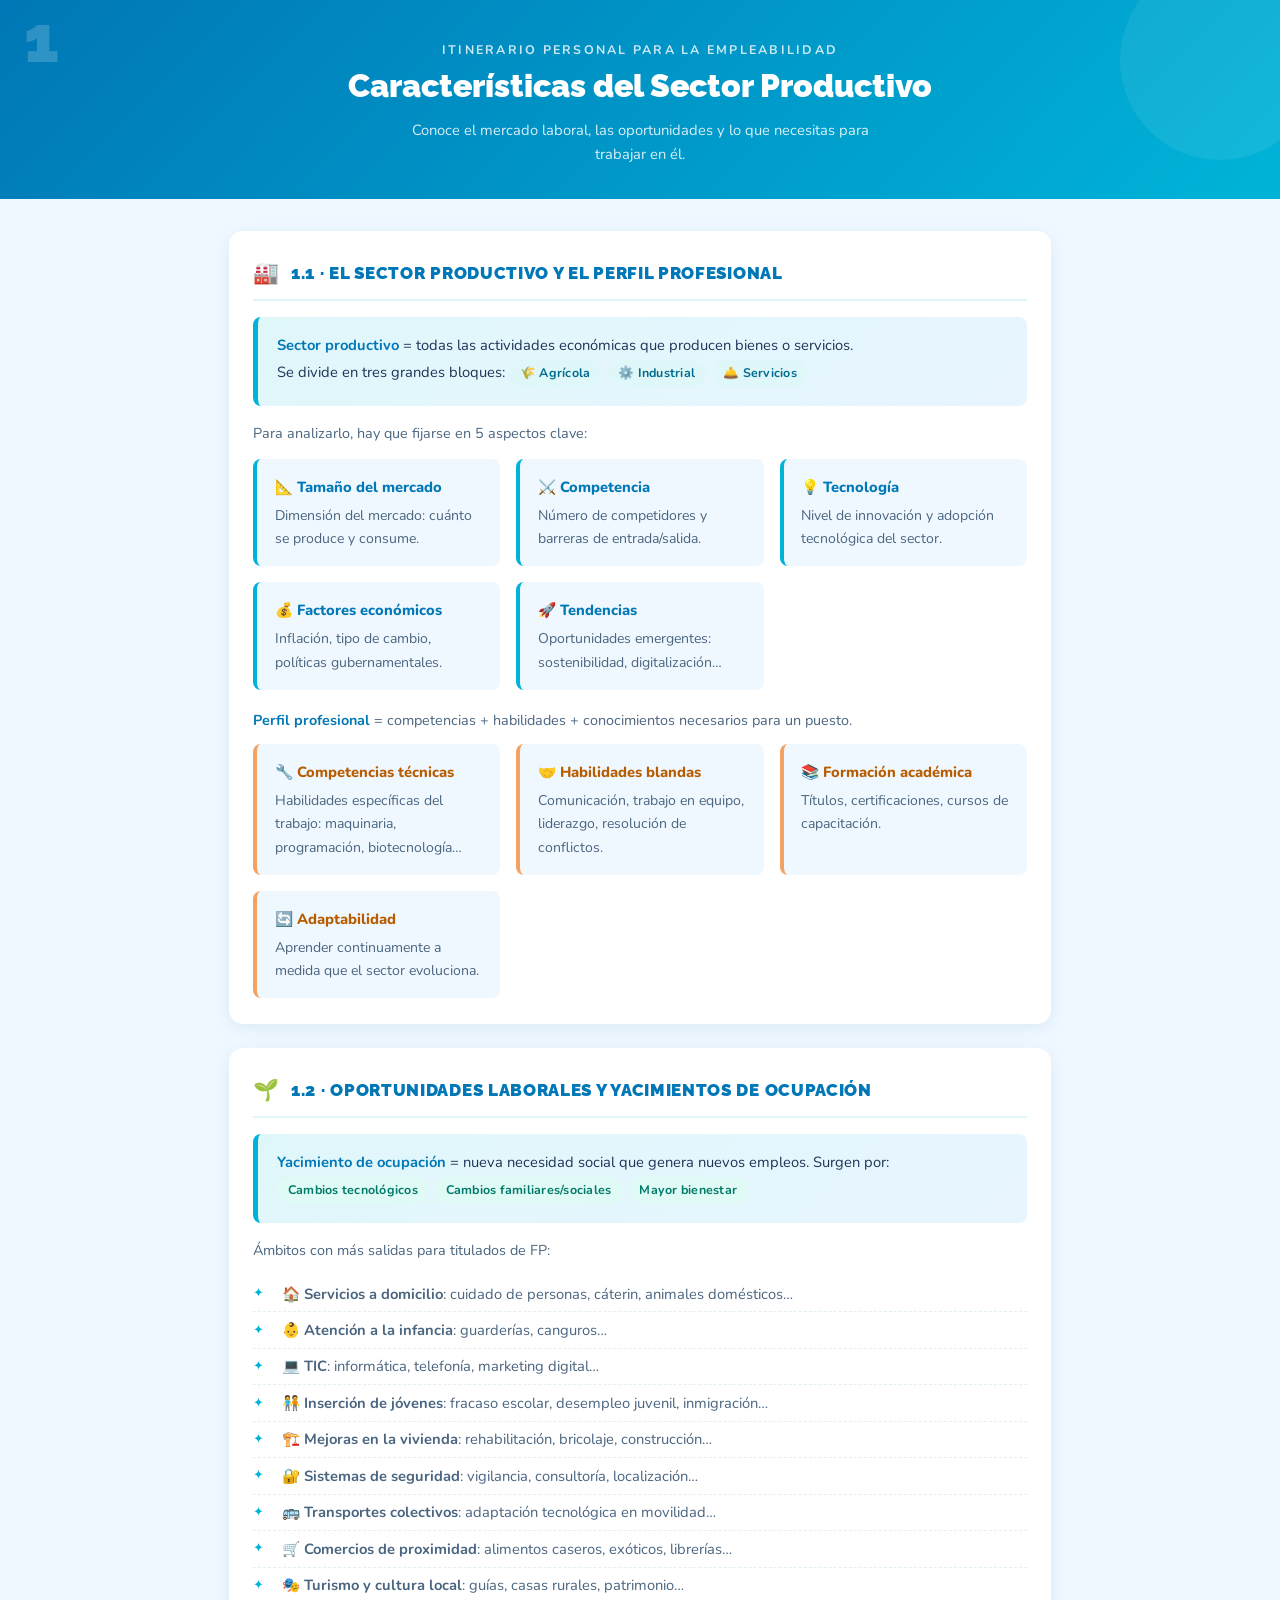
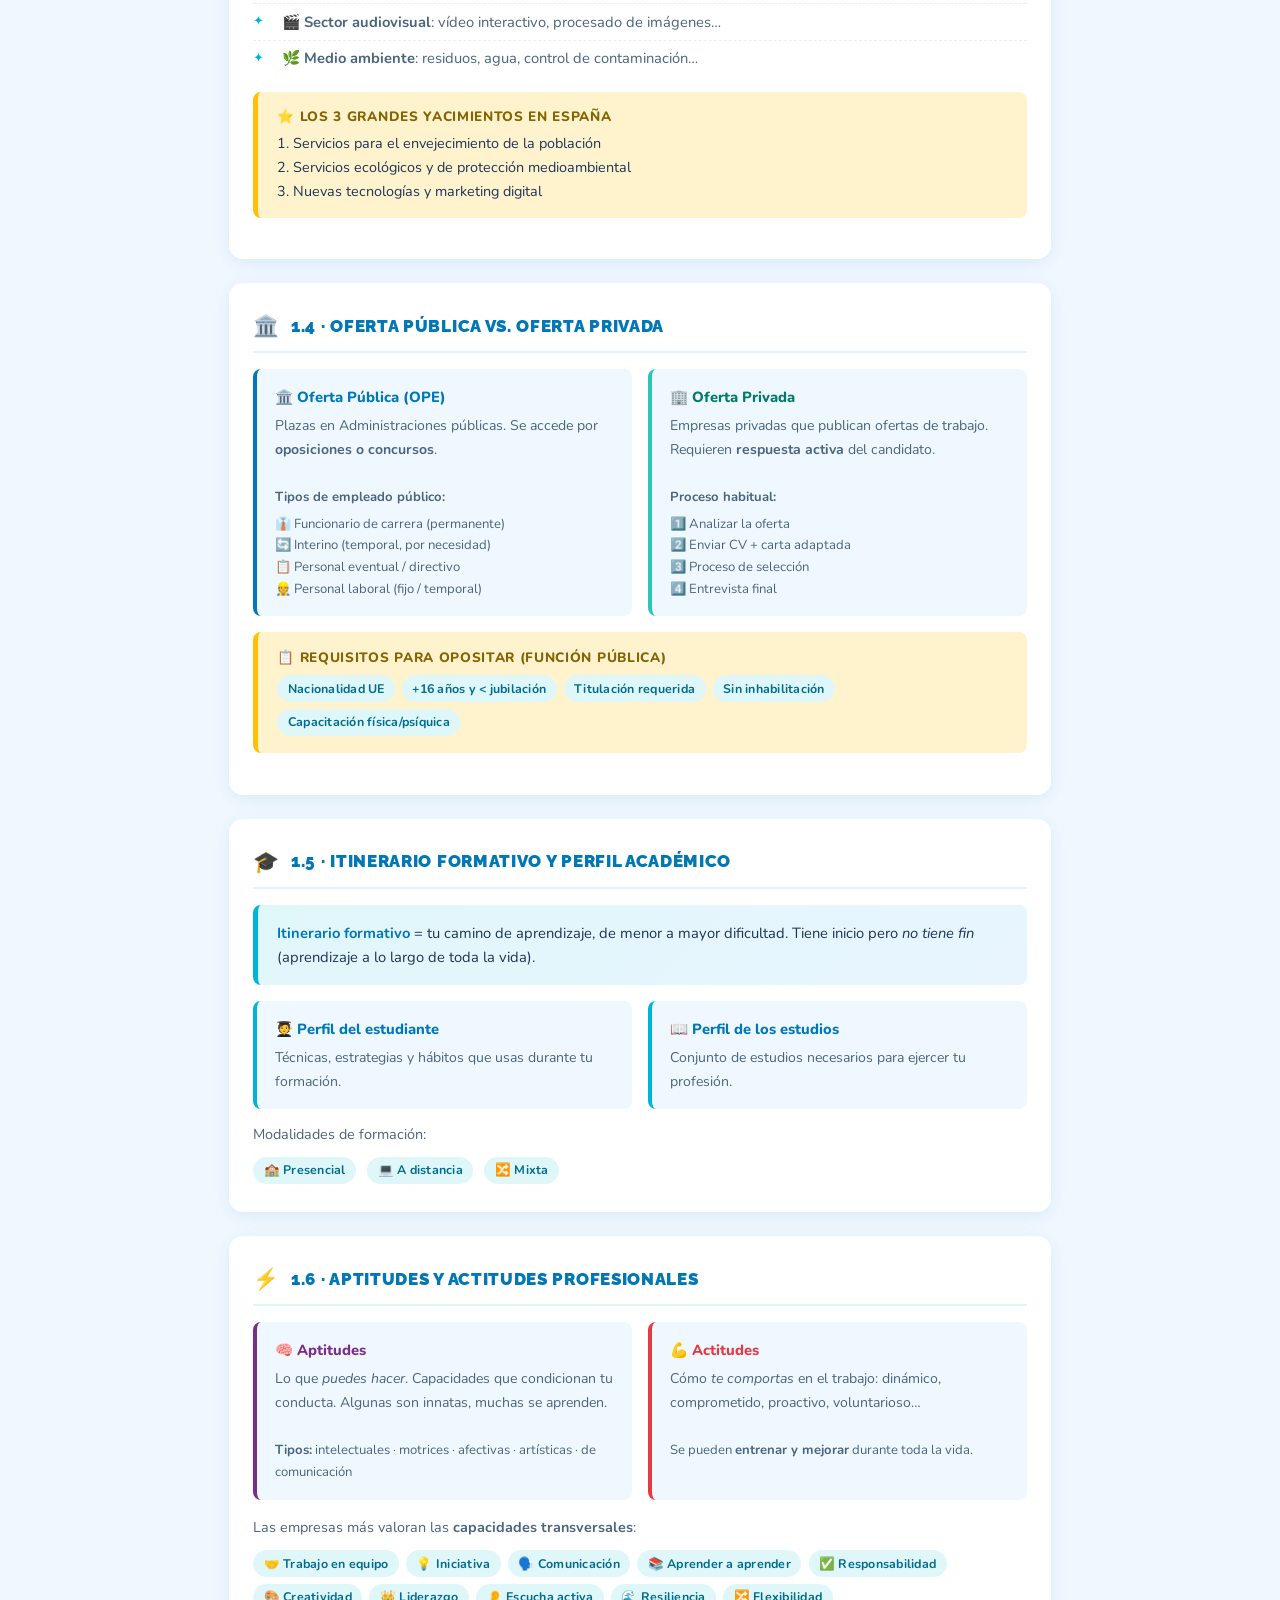
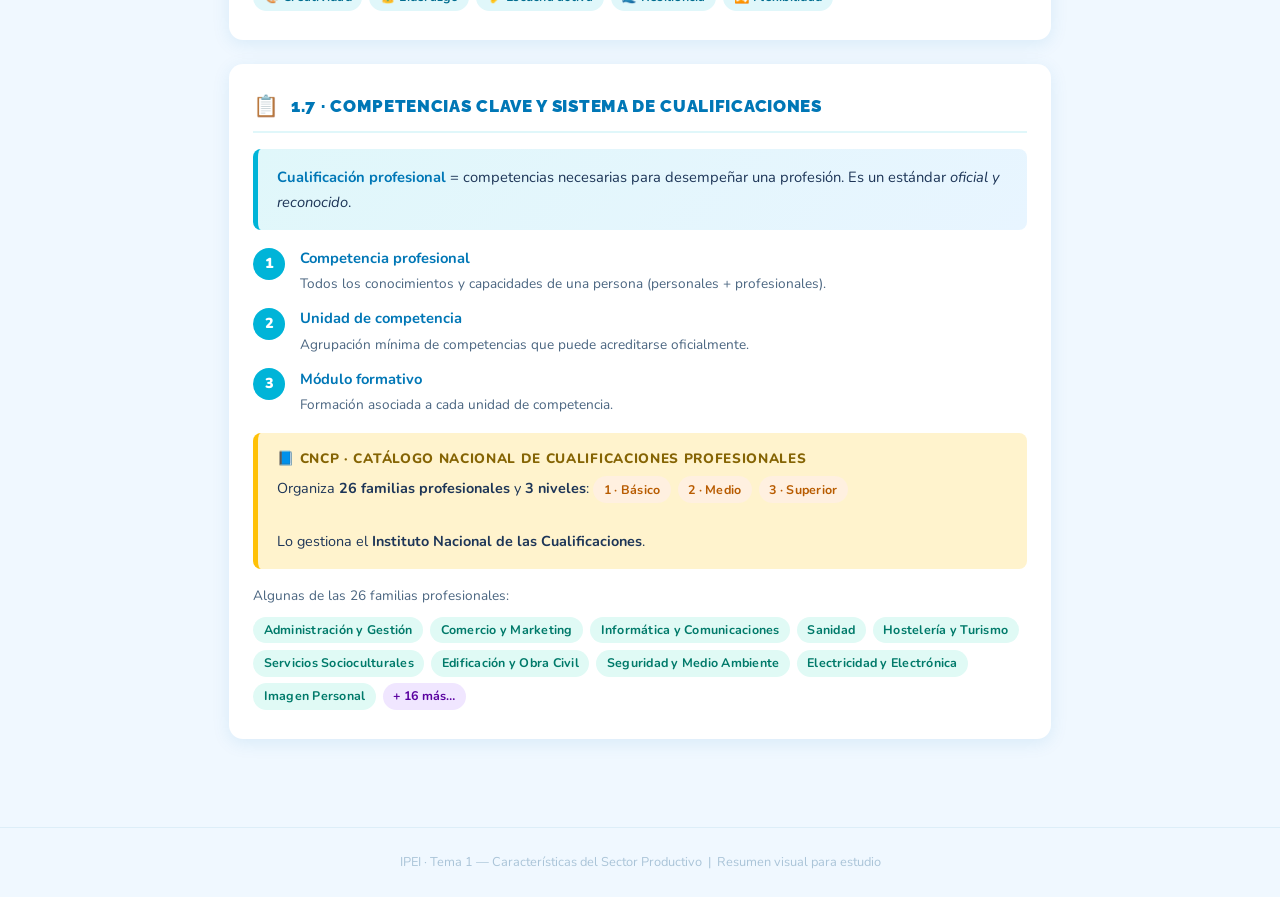
<file: resumen/1-resumen.html>
<!DOCTYPE html>
<html lang="es">
<head>
    <meta charset="UTF-8" />
    <meta name="viewport" content="width=device-width, initial-scale=1.0"/>
    <title>Tema 1 · Características del Sector Productivo</title>
    <link rel="stylesheet" href="../estilos.css" />
</head>
<body>

<!-- CABECERA -->
<header class="tema-header">
    <div class="numero-tema">1</div>
    <p class="asignatura">Itinerario Personal para la Empleabilidad</p>
    <h1>Características del Sector Productivo</h1>
    <p class="subtitulo">Conoce el mercado laboral, las oportunidades y lo que necesitas para trabajar en él.</p>
</header>

<div class="contenedor">

    <!-- 1.1 SECTOR PRODUCTIVO -->
    <div class="seccion">
        <div class="seccion-titulo"><span class="icono">🏭</span> 1.1 · El Sector Productivo y el Perfil Profesional</div>

        <div class="destacado">
            <strong>Sector productivo</strong> = todas las actividades económicas que producen bienes o servicios.<br>
            Se divide en tres grandes bloques:
            <span class="tag">🌾 Agrícola</span>
            <span class="tag">⚙️ Industrial</span>
            <span class="tag">🛎️ Servicios</span>
        </div>

        <p style="font-size:0.9rem; color:var(--color-texto-suave); margin-bottom:0.8rem;">Para analizarlo, hay que fijarse en 5 aspectos clave:</p>
        <div class="tarjetas">
            <div class="tarjeta">
                <div class="tarjeta-titulo">📐 Tamaño del mercado</div>
                <p>Dimensión del mercado: cuánto se produce y consume.</p>
            </div>
            <div class="tarjeta">
                <div class="tarjeta-titulo">⚔️ Competencia</div>
                <p>Número de competidores y barreras de entrada/salida.</p>
            </div>
            <div class="tarjeta">
                <div class="tarjeta-titulo">💡 Tecnología</div>
                <p>Nivel de innovación y adopción tecnológica del sector.</p>
            </div>
            <div class="tarjeta">
                <div class="tarjeta-titulo">💰 Factores económicos</div>
                <p>Inflación, tipo de cambio, políticas gubernamentales.</p>
            </div>
            <div class="tarjeta">
                <div class="tarjeta-titulo">🚀 Tendencias</div>
                <p>Oportunidades emergentes: sostenibilidad, digitalización…</p>
            </div>
        </div>

        <div style="margin-top:1.2rem;">
            <p style="font-size:0.9rem; color:var(--color-texto-suave); margin-bottom:0.7rem;"><strong style="color:var(--color-primario-oscuro);">Perfil profesional</strong> = competencias + habilidades + conocimientos necesarios para un puesto.</p>
            <div class="tarjetas">
                <div class="tarjeta" style="border-left-color:var(--color-acento);">
                    <div class="tarjeta-titulo" style="color:#b85c00;">🔧 Competencias técnicas</div>
                    <p>Habilidades específicas del trabajo: maquinaria, programación, biotecnología…</p>
                </div>
                <div class="tarjeta" style="border-left-color:var(--color-acento);">
                    <div class="tarjeta-titulo" style="color:#b85c00;">🤝 Habilidades blandas</div>
                    <p>Comunicación, trabajo en equipo, liderazgo, resolución de conflictos.</p>
                </div>
                <div class="tarjeta" style="border-left-color:var(--color-acento);">
                    <div class="tarjeta-titulo" style="color:#b85c00;">📚 Formación académica</div>
                    <p>Títulos, certificaciones, cursos de capacitación.</p>
                </div>
                <div class="tarjeta" style="border-left-color:var(--color-acento);">
                    <div class="tarjeta-titulo" style="color:#b85c00;">🔄 Adaptabilidad</div>
                    <p>Aprender continuamente a medida que el sector evoluciona.</p>
                </div>
            </div>
        </div>
    </div>

    <!-- 1.2 YACIMIENTOS DE OCUPACIÓN -->
    <div class="seccion">
        <div class="seccion-titulo"><span class="icono">🌱</span> 1.2 · Oportunidades Laborales y Yacimientos de Ocupación</div>

        <div class="destacado">
            <strong>Yacimiento de ocupación</strong> = nueva necesidad social que genera nuevos empleos. Surgen por: <span class="tag verde">Cambios tecnológicos</span> <span class="tag verde">Cambios familiares/sociales</span> <span class="tag verde">Mayor bienestar</span>
        </div>

        <p style="font-size:0.9rem; color:var(--color-texto-suave); margin-bottom:0.8rem;">Ámbitos con más salidas para titulados de FP:</p>
        <ul class="lista-check">
            <li>🏠 <strong>Servicios a domicilio</strong>: cuidado de personas, cáterin, animales domésticos…</li>
            <li>👶 <strong>Atención a la infancia</strong>: guarderías, canguros…</li>
            <li>💻 <strong>TIC</strong>: informática, telefonía, marketing digital…</li>
            <li>🧑‍🤝‍🧑 <strong>Inserción de jóvenes</strong>: fracaso escolar, desempleo juvenil, inmigración…</li>
            <li>🏗️ <strong>Mejoras en la vivienda</strong>: rehabilitación, bricolaje, construcción…</li>
            <li>🔐 <strong>Sistemas de seguridad</strong>: vigilancia, consultoría, localización…</li>
            <li>🚌 <strong>Transportes colectivos</strong>: adaptación tecnológica en movilidad…</li>
            <li>🛒 <strong>Comercios de proximidad</strong>: alimentos caseros, exóticos, librerías…</li>
            <li>🎭 <strong>Turismo y cultura local</strong>: guías, casas rurales, patrimonio…</li>
            <li>🎬 <strong>Sector audiovisual</strong>: vídeo interactivo, procesado de imágenes…</li>
            <li>🌿 <strong>Medio ambiente</strong>: residuos, agua, control de contaminación…</li>
        </ul>

        <div class="recuerda">
            <div class="recuerda-titulo">⭐ Los 3 grandes yacimientos en España</div>
            1. Servicios para el envejecimiento de la población<br>
            2. Servicios ecológicos y de protección medioambiental<br>
            3. Nuevas tecnologías y marketing digital
        </div>
    </div>

    <!-- 1.4 OFERTA PÚBLICA Y PRIVADA -->
    <div class="seccion">
        <div class="seccion-titulo"><span class="icono">🏛️</span> 1.4 · Oferta Pública vs. Oferta Privada</div>

        <div class="tarjetas">
            <div class="tarjeta" style="border-left-color:var(--color-primario-oscuro);">
                <div class="tarjeta-titulo">🏛️ Oferta Pública (OPE)</div>
                <p>Plazas en Administraciones públicas. Se accede por <strong>oposiciones o concursos</strong>.</p>
                <br>
                <p style="font-size:0.82rem;"><strong>Tipos de empleado público:</strong></p>
                <ul style="list-style:none; padding:0; margin-top:0.3rem;">
                    <li style="font-size:0.82rem;">👔 Funcionario de carrera (permanente)</li>
                    <li style="font-size:0.82rem;">🔄 Interino (temporal, por necesidad)</li>
                    <li style="font-size:0.82rem;">📋 Personal eventual / directivo</li>
                    <li style="font-size:0.82rem;">👷 Personal laboral (fijo / temporal)</li>
                </ul>
            </div>
            <div class="tarjeta" style="border-left-color:var(--color-acento2);">
                <div class="tarjeta-titulo" style="color:#007a6a;">🏢 Oferta Privada</div>
                <p>Empresas privadas que publican ofertas de trabajo. Requieren <strong>respuesta activa</strong> del candidato.</p>
                <br>
                <p style="font-size:0.82rem;"><strong>Proceso habitual:</strong></p>
                <ul style="list-style:none; padding:0; margin-top:0.3rem;">
                    <li style="font-size:0.82rem;">1️⃣ Analizar la oferta</li>
                    <li style="font-size:0.82rem;">2️⃣ Enviar CV + carta adaptada</li>
                    <li style="font-size:0.82rem;">3️⃣ Proceso de selección</li>
                    <li style="font-size:0.82rem;">4️⃣ Entrevista final</li>
                </ul>
            </div>
        </div>

        <div class="recuerda" style="margin-top:1rem;">
            <div class="recuerda-titulo">📋 Requisitos para opositar (función pública)</div>
            <span class="tag">Nacionalidad UE</span>
            <span class="tag">+16 años y &lt; jubilación</span>
            <span class="tag">Titulación requerida</span>
            <span class="tag">Sin inhabilitación</span>
            <span class="tag">Capacitación física/psíquica</span>
        </div>
    </div>

    <!-- 1.5 ITINERARIO FORMATIVO -->
    <div class="seccion">
        <div class="seccion-titulo"><span class="icono">🎓</span> 1.5 · Itinerario Formativo y Perfil Académico</div>

        <div class="destacado">
            <strong>Itinerario formativo</strong> = tu camino de aprendizaje, de menor a mayor dificultad. Tiene inicio pero <em>no tiene fin</em> (aprendizaje a lo largo de toda la vida).
        </div>

        <div class="tarjetas">
            <div class="tarjeta">
                <div class="tarjeta-titulo">🧑‍🎓 Perfil del estudiante</div>
                <p>Técnicas, estrategias y hábitos que usas durante tu formación.</p>
            </div>
            <div class="tarjeta">
                <div class="tarjeta-titulo">📖 Perfil de los estudios</div>
                <p>Conjunto de estudios necesarios para ejercer tu profesión.</p>
            </div>
        </div>

        <p style="margin-top:0.9rem; font-size:0.9rem; color:var(--color-texto-suave);">Modalidades de formación:</p>
        <div style="display:flex; gap:0.5rem; flex-wrap:wrap; margin-top:0.4rem;">
            <span class="tag">🏫 Presencial</span>
            <span class="tag">💻 A distancia</span>
            <span class="tag">🔀 Mixta</span>
        </div>
    </div>

    <!-- 1.6 APTITUDES Y ACTITUDES -->
    <div class="seccion">
        <div class="seccion-titulo"><span class="icono">⚡</span> 1.6 · Aptitudes y Actitudes Profesionales</div>

        <div class="tarjetas">
            <div class="tarjeta" style="border-left-color:#7b2d8b;">
                <div class="tarjeta-titulo" style="color:#7b2d8b;">🧠 Aptitudes</div>
                <p>Lo que <em>puedes hacer</em>. Capacidades que condicionan tu conducta. Algunas son innatas, muchas se aprenden.</p>
                <br>
                <p style="font-size:0.82rem;"><strong>Tipos:</strong> intelectuales · motrices · afectivas · artísticas · de comunicación</p>
            </div>
            <div class="tarjeta" style="border-left-color:#e63946;">
                <div class="tarjeta-titulo" style="color:#e63946;">💪 Actitudes</div>
                <p>Cómo <em>te comportas</em> en el trabajo: dinámico, comprometido, proactivo, voluntarioso…</p>
                <br>
                <p style="font-size:0.82rem;">Se pueden <strong>entrenar y mejorar</strong> durante toda la vida.</p>
            </div>
        </div>

        <p style="margin-top:1rem; font-size:0.9rem; color:var(--color-texto-suave); margin-bottom:0.5rem;">Las empresas más valoran las <strong>capacidades transversales</strong>:</p>
        <div>
            <span class="tag">🤝 Trabajo en equipo</span>
            <span class="tag">💡 Iniciativa</span>
            <span class="tag">🗣️ Comunicación</span>
            <span class="tag">📚 Aprender a aprender</span>
            <span class="tag">✅ Responsabilidad</span>
            <span class="tag">🎨 Creatividad</span>
            <span class="tag">👑 Liderazgo</span>
            <span class="tag">👂 Escucha activa</span>
            <span class="tag">🌊 Resiliencia</span>
            <span class="tag">🔀 Flexibilidad</span>
        </div>
    </div>

    <!-- 1.7 CUALIFICACIONES Y CNCP -->
    <div class="seccion">
        <div class="seccion-titulo"><span class="icono">📋</span> 1.7 · Competencias Clave y Sistema de Cualificaciones</div>

        <div class="destacado">
            <strong>Cualificación profesional</strong> = competencias necesarias para desempeñar una profesión. Es un estándar <em>oficial y reconocido</em>.
        </div>

        <div class="pasos">
            <div class="paso">
                <div class="paso-num">1</div>
                <div class="paso-contenido">
                    <strong>Competencia profesional</strong>
                    <span>Todos los conocimientos y capacidades de una persona (personales + profesionales).</span>
                </div>
            </div>
            <div class="paso">
                <div class="paso-num">2</div>
                <div class="paso-contenido">
                    <strong>Unidad de competencia</strong>
                    <span>Agrupación mínima de competencias que puede acreditarse oficialmente.</span>
                </div>
            </div>
            <div class="paso">
                <div class="paso-num">3</div>
                <div class="paso-contenido">
                    <strong>Módulo formativo</strong>
                    <span>Formación asociada a cada unidad de competencia.</span>
                </div>
            </div>
        </div>

        <div class="recuerda" style="margin-top:1rem;">
            <div class="recuerda-titulo">📘 CNCP · Catálogo Nacional de Cualificaciones Profesionales</div>
            Organiza <strong>26 familias profesionales</strong> y <strong>3 niveles</strong>:
            <span class="tag naranja">1 · Básico</span>
            <span class="tag naranja">2 · Medio</span>
            <span class="tag naranja">3 · Superior</span>
            <br><br>
            Lo gestiona el <strong>Instituto Nacional de las Cualificaciones</strong>.
        </div>

        <p style="font-size:0.85rem; color:var(--color-texto-suave); margin-top:0.8rem;">Algunas de las 26 familias profesionales:</p>
        <div style="margin-top:0.4rem;">
            <span class="tag verde">Administración y Gestión</span>
            <span class="tag verde">Comercio y Marketing</span>
            <span class="tag verde">Informática y Comunicaciones</span>
            <span class="tag verde">Sanidad</span>
            <span class="tag verde">Hostelería y Turismo</span>
            <span class="tag verde">Servicios Socioculturales</span>
            <span class="tag verde">Edificación y Obra Civil</span>
            <span class="tag verde">Seguridad y Medio Ambiente</span>
            <span class="tag verde">Electricidad y Electrónica</span>
            <span class="tag verde">Imagen Personal</span>
            <span class="tag" style="background:#f0e6ff; color:#5a00a0;">+ 16 más…</span>
        </div>
    </div>

</div>

<footer class="pie">
    IPEI · Tema 1 — Características del Sector Productivo &nbsp;|&nbsp; Resumen visual para estudio
</footer>

</body>
</html>
</file>
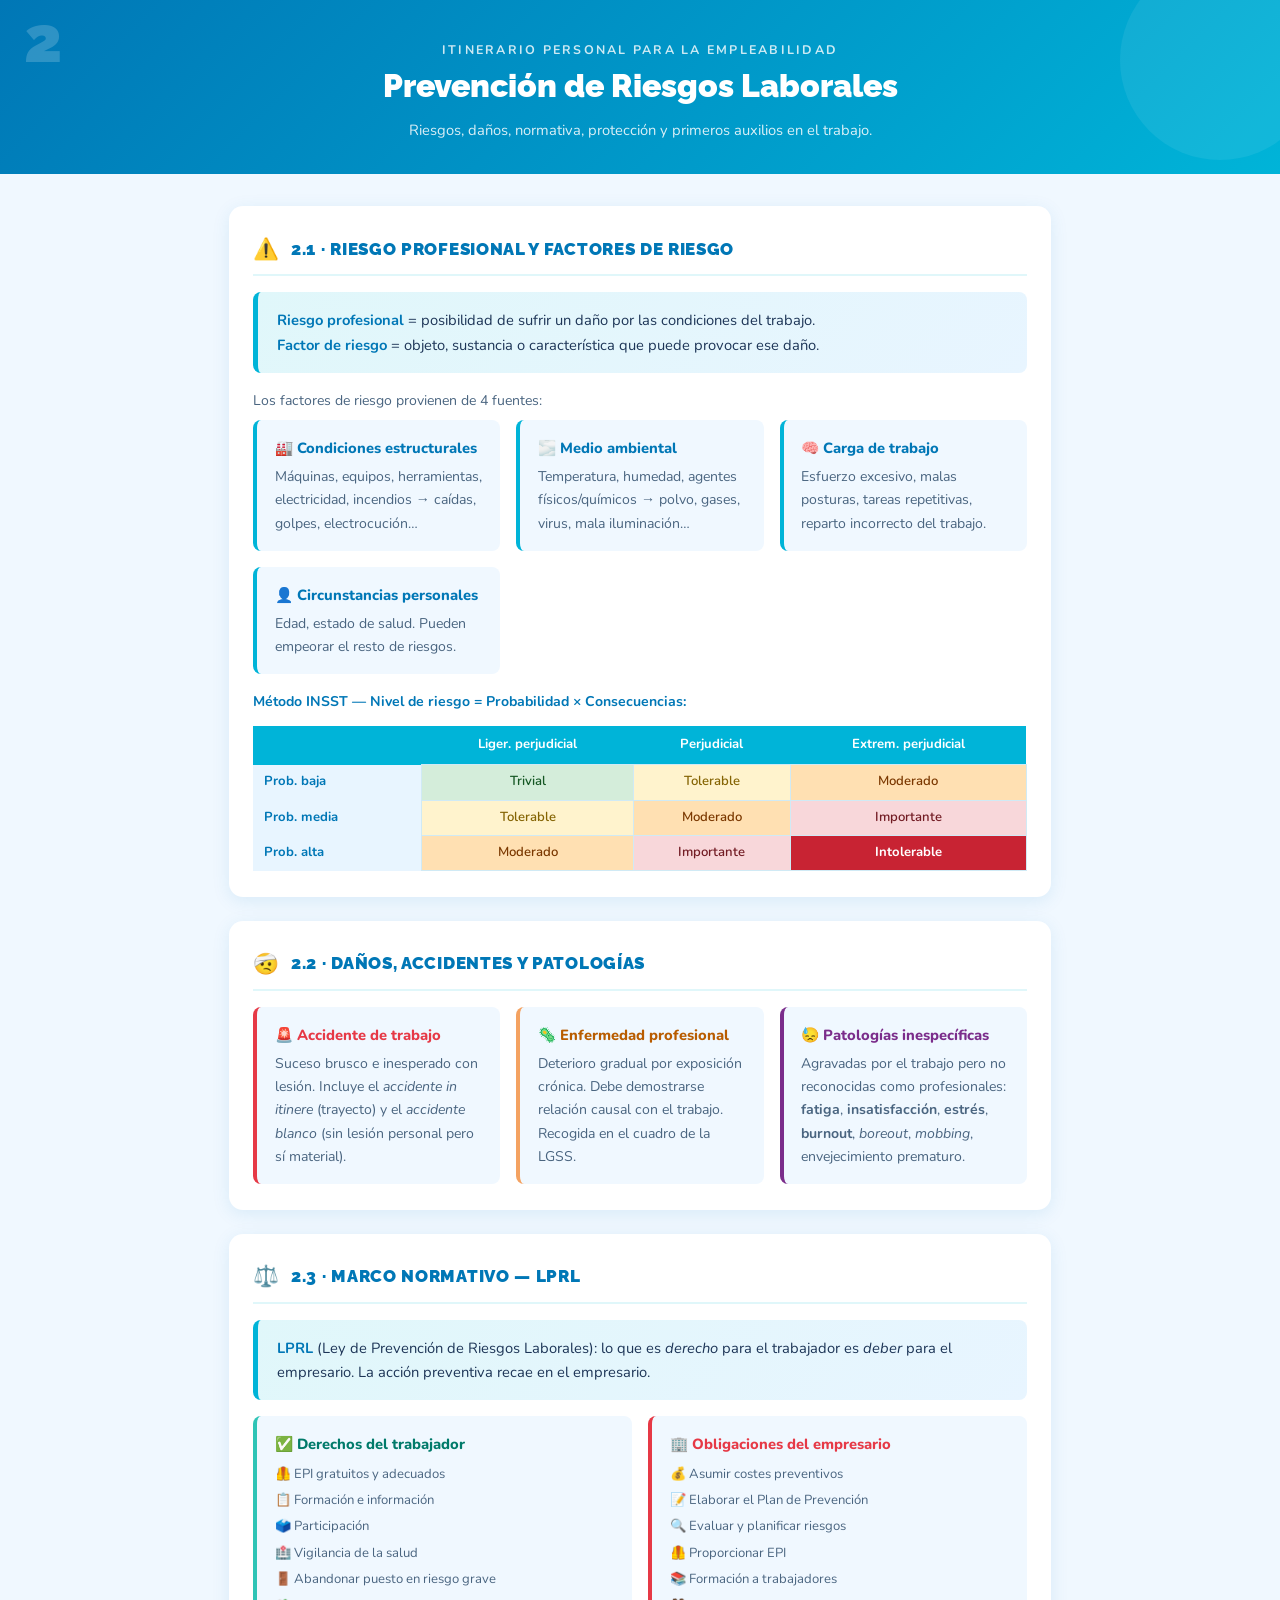
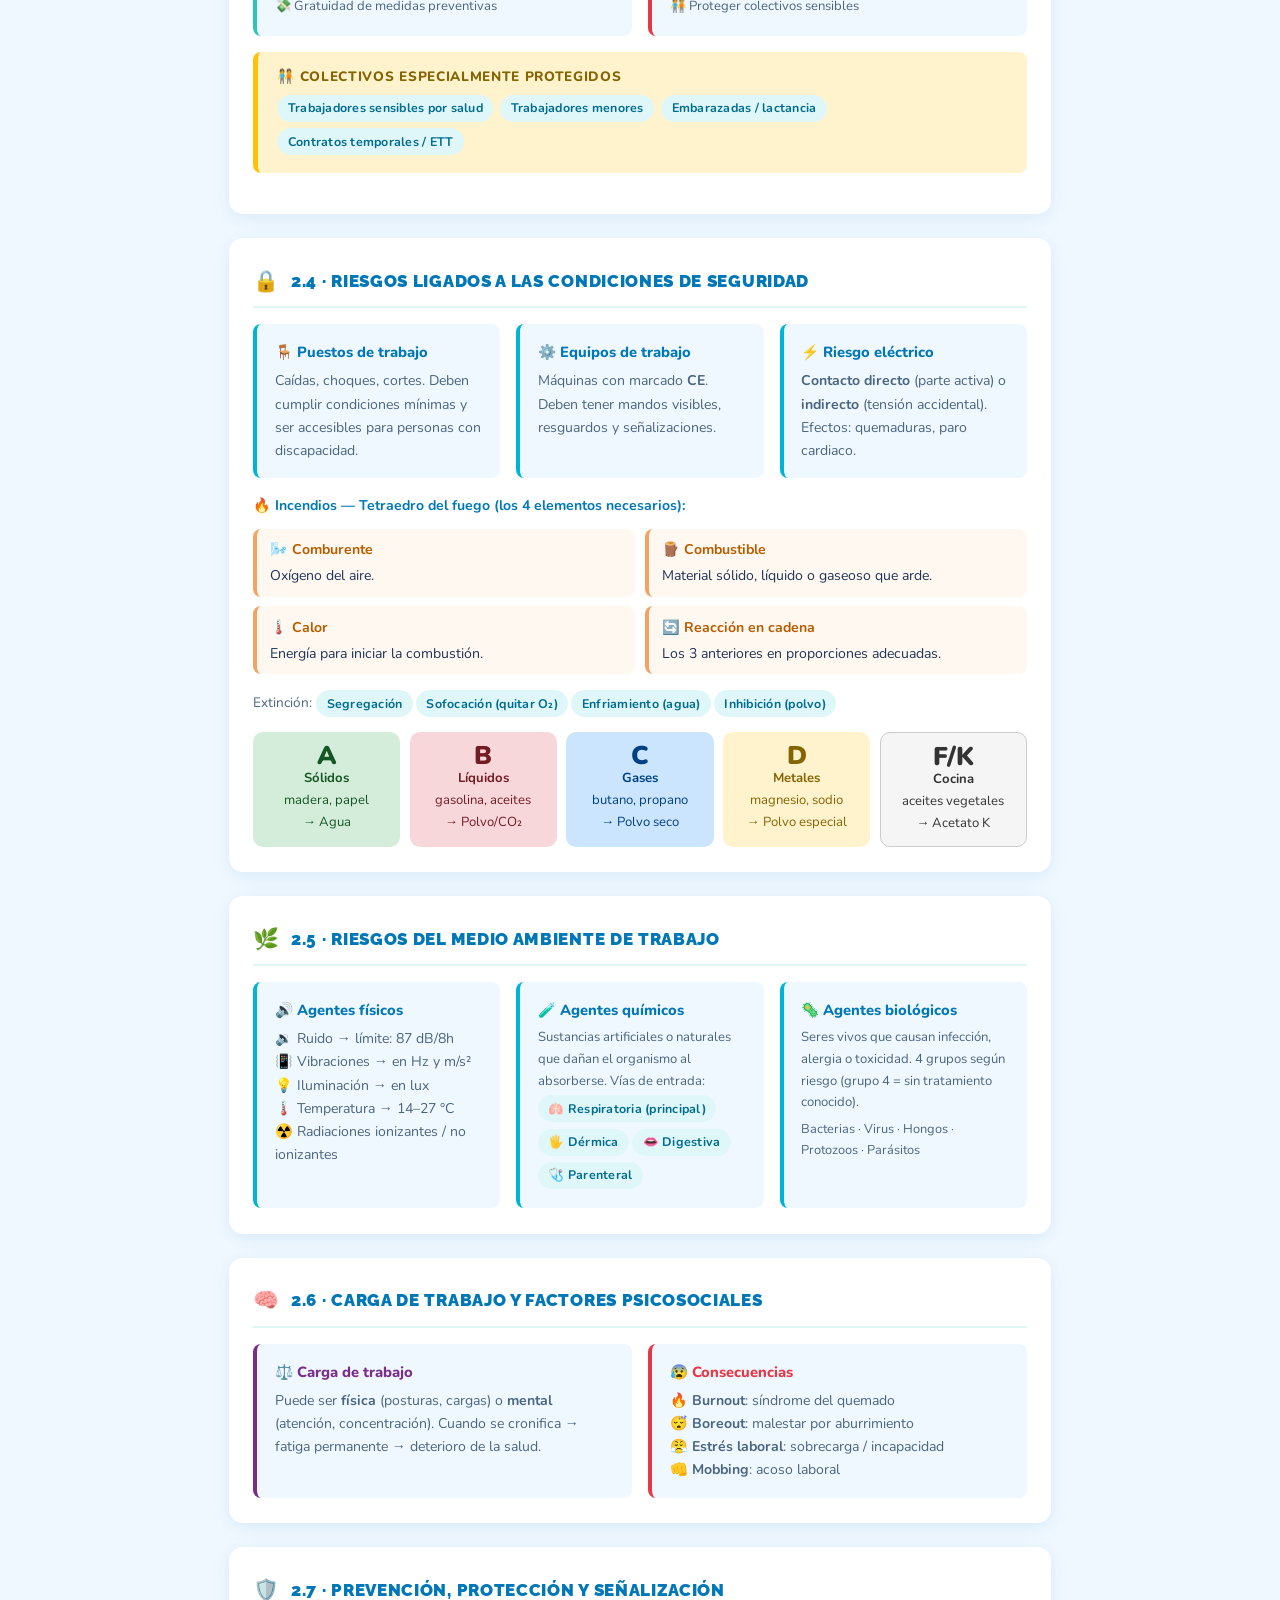
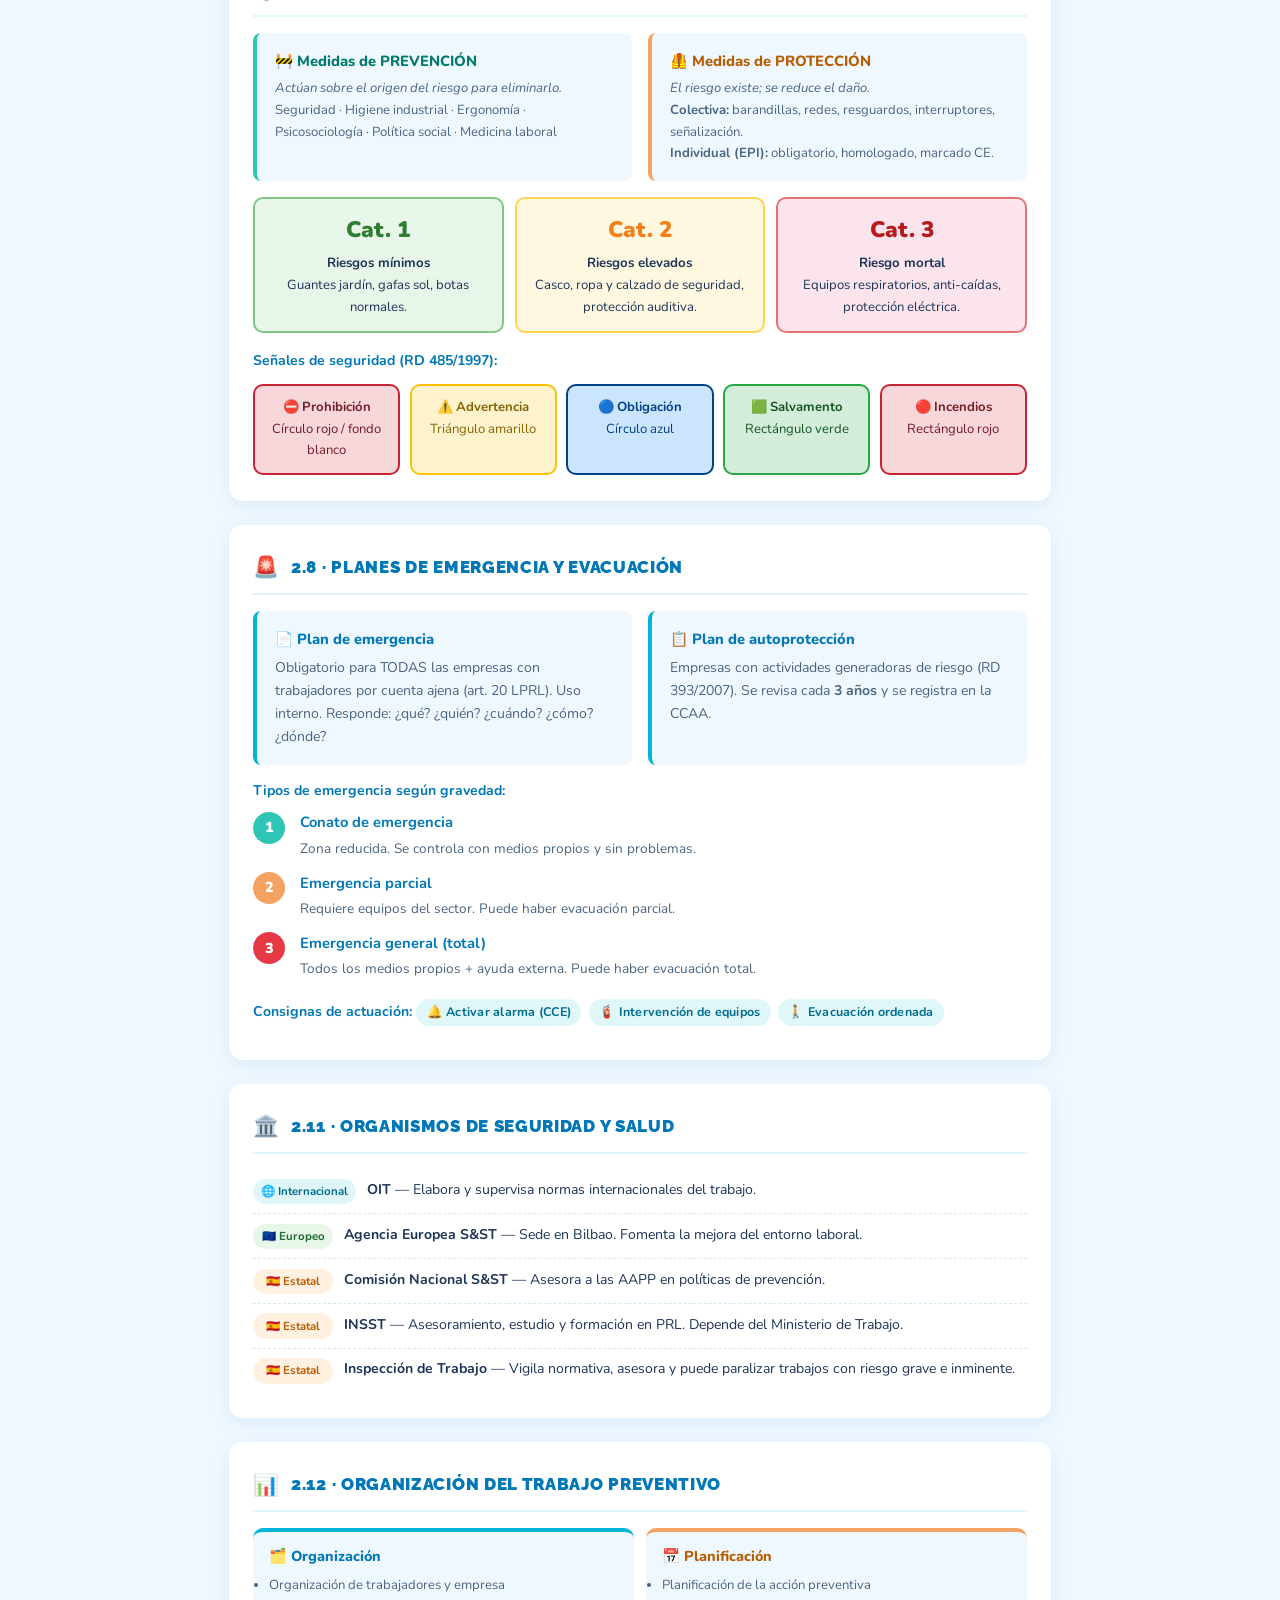
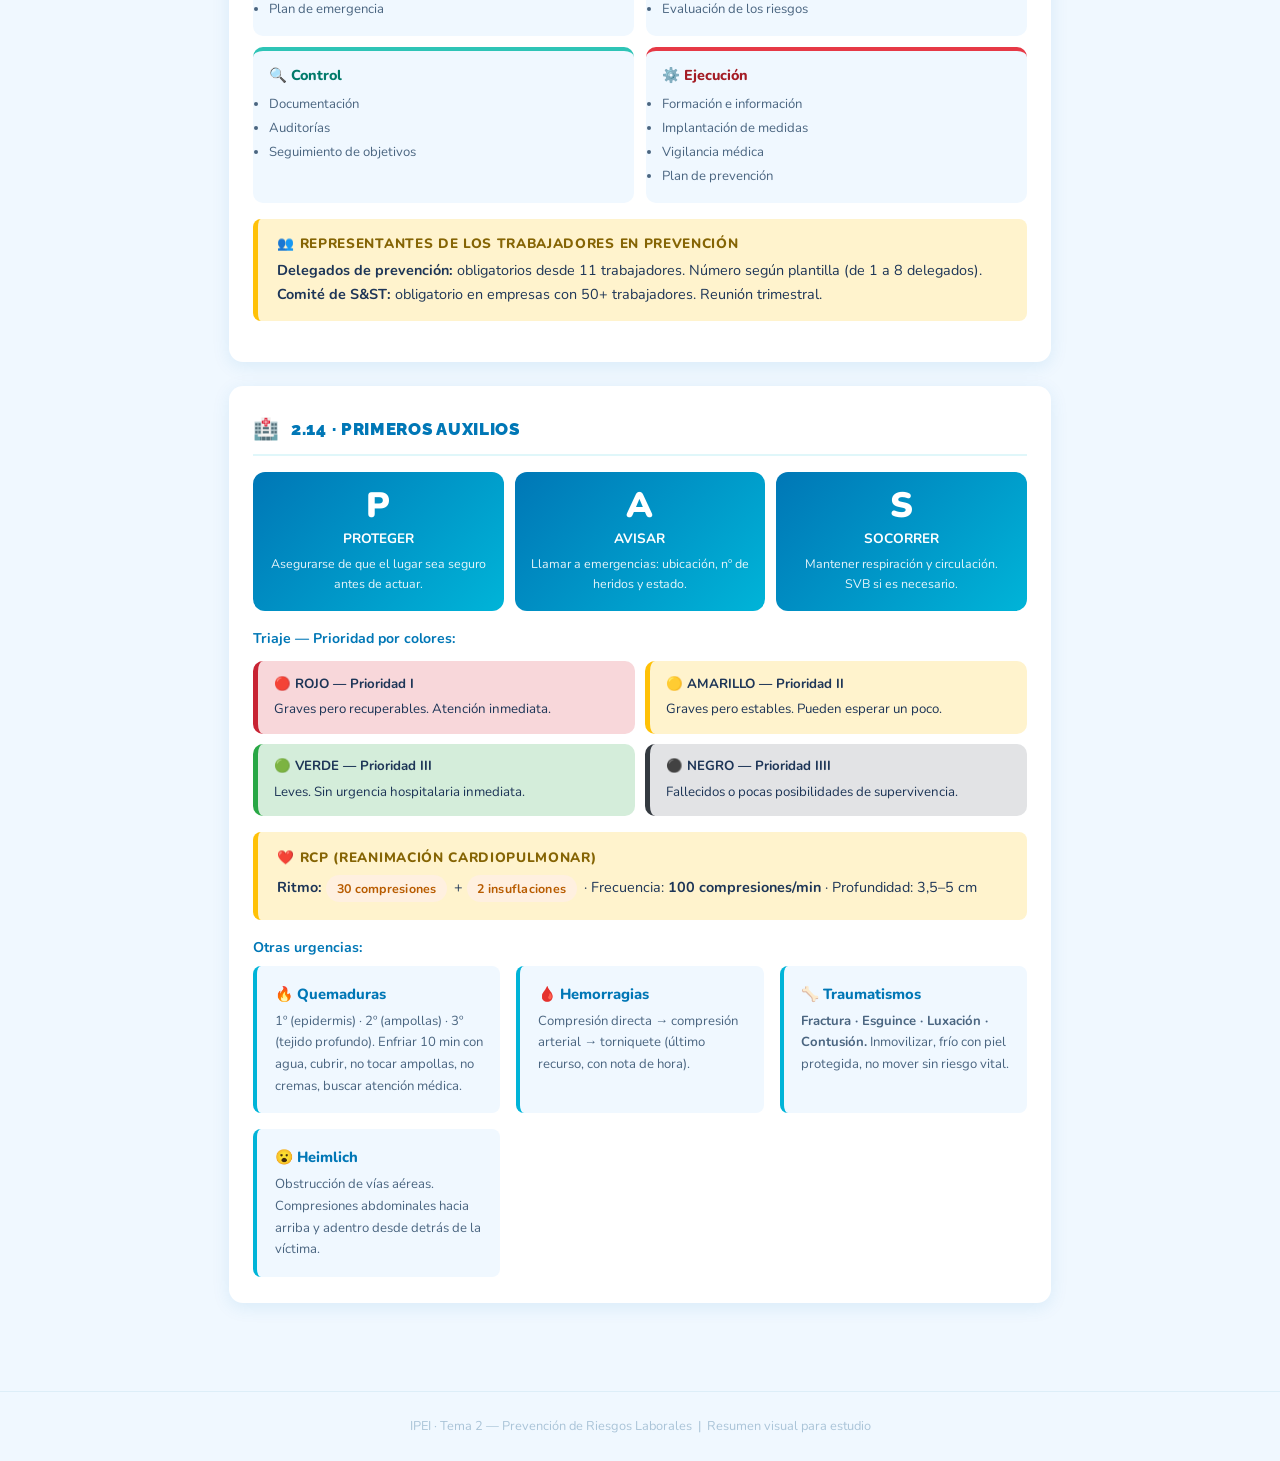
<file: resumen/2-resumen.html>
<!DOCTYPE html>
<html lang="es">
<head>
  <meta charset="UTF-8" />
  <meta name="viewport" content="width=device-width, initial-scale=1.0"/>
  <title>Tema 2 · Prevención de Riesgos Laborales</title>
  <link rel="stylesheet" href="../estilos.css" />
  <style>
    :root {
      --prl-rojo: #e63946;
      --prl-naranja: #f4a261;
      --prl-verde: #2ec4b6;
    }
    .tabla-riesgo { width:100%; border-collapse:collapse; font-size:0.82rem; margin-top:0.8rem; }
    .tabla-riesgo th { background:var(--color-primario); color:white; padding:0.5rem 0.7rem; font-weight:700; }
    .tabla-riesgo td { padding:0.4rem 0.7rem; border:1px solid #d0eaf5; text-align:center; }
    .tr-verde    { background:#d4edda; color:#155724; font-weight:600; }
    .tr-amarillo { background:#fff3cd; color:#856404; font-weight:600; }
    .tr-naranja  { background:#ffe0b2; color:#7b3800; font-weight:600; }
    .tr-rojo     { background:#f8d7da; color:#721c24; font-weight:600; }
    .tr-rojof    { background:#c82333; color:white;   font-weight:700; }

    .tetraedro { display:grid; grid-template-columns:1fr 1fr; gap:0.6rem; margin-top:0.7rem; }
    .tetra-item { background:#fff8f0; border-left:4px solid var(--prl-naranja); border-radius:8px; padding:0.6rem 0.8rem; font-size:0.88rem; }
    .tetra-item strong { color:#b85c00; display:block; margin-bottom:0.15rem; }

    .fuegos-grid { display:grid; grid-template-columns:repeat(auto-fit,minmax(130px,1fr)); gap:0.6rem; margin-top:0.7rem; }
    .fuego-card { border-radius:10px; padding:0.7rem 0.8rem; text-align:center; font-size:0.82rem; }
    .fuego-card .letra { font-size:1.6rem; font-weight:900; line-height:1; }
    .fuego-A { background:#d4edda; color:#155724; }
    .fuego-B { background:#f8d7da; color:#721c24; }
    .fuego-C { background:#cce5ff; color:#004085; }
    .fuego-D { background:#fff3cd; color:#856404; }
    .fuego-F { background:#f5f5f5; color:#333; border:1px solid #ccc; }

    .epi-grid { display:grid; grid-template-columns:repeat(3,1fr); gap:0.7rem; margin-top:0.7rem; }
    .epi-card { border-radius:10px; padding:0.8rem; text-align:center; font-size:0.82rem; }
    .epi-1 { background:#e8f5e9; border:2px solid #81c784; }
    .epi-2 { background:#fff8e1; border:2px solid #ffd54f; }
    .epi-3 { background:#fce4ec; border:2px solid #e57373; }
    .epi-card .cat-num { font-size:1.4rem; font-weight:900; margin-bottom:0.3rem; }

    .senales-grid { display:grid; grid-template-columns:repeat(auto-fit,minmax(140px,1fr)); gap:0.6rem; margin-top:0.7rem; }
    .senal-item { border-radius:10px; padding:0.7rem; text-align:center; font-size:0.82rem; }
    .senal-prohibicion { background:#f8d7da; border:2px solid #c82333; color:#721c24; }
    .senal-advertencia { background:#fff3cd; border:2px solid #ffc107; color:#856404; }
    .senal-obligacion  { background:#cce5ff; border:2px solid #004085; color:#004085; }
    .senal-salvamento  { background:#d4edda; border:2px solid #28a745; color:#155724; }
    .senal-incendios   { background:#f8d7da; border:2px solid #c82333; color:#721c24; }

    .triaje-grid { display:grid; grid-template-columns:repeat(2,1fr); gap:0.6rem; margin-top:0.7rem; }
    .triaje-card { border-radius:10px; padding:0.8rem 1rem; font-size:0.83rem; }
    .triaje-rojo     { background:#f8d7da; border-left:5px solid #c82333; }
    .triaje-amarillo { background:#fff3cd; border-left:5px solid #ffc107; }
    .triaje-verde    { background:#d4edda; border-left:5px solid #28a745; }
    .triaje-negro    { background:#e2e3e5; border-left:5px solid #343a40; }
    .triaje-card strong { display:block; margin-bottom:0.2rem; }

    .pas-grid { display:grid; grid-template-columns:repeat(3,1fr); gap:0.7rem; margin-top:0.7rem; }
    .pas-card { background:linear-gradient(135deg,#0077b6,#00b4d8); color:white; border-radius:12px; padding:1rem; text-align:center; }
    .pas-letra  { font-size:2.2rem; font-weight:900; line-height:1; }
    .pas-nombre { font-size:0.85rem; font-weight:700; margin:0.3rem 0 0.2rem; }
    .pas-desc   { font-size:0.78rem; opacity:0.9; }

    .org-lista { list-style:none; padding:0; margin-top:0.6rem; }
    .org-lista li { display:flex; align-items:flex-start; gap:0.7rem; padding:0.55rem 0; border-bottom:1px dashed #d0eaf5; font-size:0.88rem; }
    .org-lista li:last-child { border-bottom:none; }
    .org-ambito { min-width:80px; font-size:0.72rem; font-weight:700; padding:0.2rem 0.5rem; border-radius:20px; text-align:center; flex-shrink:0; margin-top:0.05rem; }
    .amb-int { background:#e0f7fa; color:#006d8f; }
    .amb-eu  { background:#e8f5e9; color:#1a6e2e; }
    .amb-es  { background:#fff0e0; color:#b85c00; }

    .etapas-grid { display:grid; grid-template-columns:repeat(2,1fr); gap:0.7rem; margin-top:0.7rem; }
    .etapa-card { background:var(--color-fondo); border-radius:10px; padding:0.8rem 1rem; border-top:4px solid var(--color-primario); }
    .etapa-card.naranja { border-top-color:var(--prl-naranja); }
    .etapa-card.verde   { border-top-color:var(--prl-verde); }
    .etapa-card.rojo    { border-top-color:var(--prl-rojo); }
    .etapa-card .etapa-titulo { font-weight:800; font-size:0.9rem; color:var(--color-primario-oscuro); margin-bottom:0.4rem; }
    .etapa-card.naranja .etapa-titulo { color:#b85c00; }
    .etapa-card.verde   .etapa-titulo { color:#007a6a; }
    .etapa-card.rojo    .etapa-titulo { color:#a41c25; }
    .etapa-card li { font-size:0.82rem; color:var(--color-texto-suave); margin-bottom:0.15rem; }

    @media (max-width:600px) {
      .triaje-grid,.epi-grid,.etapas-grid,.pas-grid { grid-template-columns:1fr; }
      .senales-grid { grid-template-columns:repeat(2,1fr); }
      .tetraedro { grid-template-columns:1fr; }
    }
  </style>
</head>
<body>

<header class="tema-header">
  <div class="numero-tema">2</div>
  <p class="asignatura">Itinerario Personal para la Empleabilidad</p>
  <h1>Prevención de Riesgos Laborales</h1>
  <p class="subtitulo">Riesgos, daños, normativa, protección y primeros auxilios en el trabajo.</p>
</header>

<div class="contenedor">

  <!-- 2.1 -->
  <div class="seccion">
    <div class="seccion-titulo"><span class="icono">⚠️</span> 2.1 · Riesgo Profesional y Factores de Riesgo</div>
    <div class="destacado">
      <strong>Riesgo profesional</strong> = posibilidad de sufrir un daño por las condiciones del trabajo.<br>
      <strong>Factor de riesgo</strong> = objeto, sustancia o característica que puede provocar ese daño.
    </div>
    <p style="font-size:0.88rem;color:var(--color-texto-suave);margin:0.7rem 0 0.5rem;">Los factores de riesgo provienen de 4 fuentes:</p>
    <div class="tarjetas">
      <div class="tarjeta"><div class="tarjeta-titulo">🏭 Condiciones estructurales</div><p>Máquinas, equipos, herramientas, electricidad, incendios → caídas, golpes, electrocución…</p></div>
      <div class="tarjeta"><div class="tarjeta-titulo">🌫️ Medio ambiental</div><p>Temperatura, humedad, agentes físicos/químicos → polvo, gases, virus, mala iluminación…</p></div>
      <div class="tarjeta"><div class="tarjeta-titulo">🧠 Carga de trabajo</div><p>Esfuerzo excesivo, malas posturas, tareas repetitivas, reparto incorrecto del trabajo.</p></div>
      <div class="tarjeta"><div class="tarjeta-titulo">👤 Circunstancias personales</div><p>Edad, estado de salud. Pueden empeorar el resto de riesgos.</p></div>
    </div>
    <p style="font-size:0.88rem;color:var(--color-texto-suave);margin:1rem 0 0.3rem;"><strong style="color:var(--color-primario-oscuro);">Método INSST — Nivel de riesgo = Probabilidad × Consecuencias:</strong></p>
    <table class="tabla-riesgo">
      <thead>
      <tr><th></th><th>Liger. perjudicial</th><th>Perjudicial</th><th>Extrem. perjudicial</th></tr>
      </thead>
      <tbody>
      <tr><th style="background:#e8f5ff;color:#0077b6;text-align:left;padding:0.4rem 0.7rem;">Prob. baja</th><td class="tr-verde">Trivial</td><td class="tr-amarillo">Tolerable</td><td class="tr-naranja">Moderado</td></tr>
      <tr><th style="background:#e8f5ff;color:#0077b6;text-align:left;padding:0.4rem 0.7rem;">Prob. media</th><td class="tr-amarillo">Tolerable</td><td class="tr-naranja">Moderado</td><td class="tr-rojo">Importante</td></tr>
      <tr><th style="background:#e8f5ff;color:#0077b6;text-align:left;padding:0.4rem 0.7rem;">Prob. alta</th><td class="tr-naranja">Moderado</td><td class="tr-rojo">Importante</td><td class="tr-rojof">Intolerable</td></tr>
      </tbody>
    </table>
  </div>

  <!-- 2.2 -->
  <div class="seccion">
    <div class="seccion-titulo"><span class="icono">🤕</span> 2.2 · Daños, Accidentes y Patologías</div>
    <div class="tarjetas">
      <div class="tarjeta" style="border-left-color:var(--prl-rojo);">
        <div class="tarjeta-titulo" style="color:var(--prl-rojo);">🚨 Accidente de trabajo</div>
        <p>Suceso brusco e inesperado con lesión. Incluye el <em>accidente in itinere</em> (trayecto) y el <em>accidente blanco</em> (sin lesión personal pero sí material).</p>
      </div>
      <div class="tarjeta" style="border-left-color:var(--prl-naranja);">
        <div class="tarjeta-titulo" style="color:#b85c00;">🦠 Enfermedad profesional</div>
        <p>Deterioro gradual por exposición crónica. Debe demostrarse relación causal con el trabajo. Recogida en el cuadro de la LGSS.</p>
      </div>
      <div class="tarjeta" style="border-left-color:#7b2d8b;">
        <div class="tarjeta-titulo" style="color:#7b2d8b;">😓 Patologías inespecíficas</div>
        <p>Agravadas por el trabajo pero no reconocidas como profesionales: <strong>fatiga</strong>, <strong>insatisfacción</strong>, <strong>estrés</strong>, <strong>burnout</strong>, <em>boreout</em>, <em>mobbing</em>, envejecimiento prematuro.</p>
      </div>
    </div>
  </div>

  <!-- 2.3 -->
  <div class="seccion">
    <div class="seccion-titulo"><span class="icono">⚖️</span> 2.3 · Marco Normativo — LPRL</div>
    <div class="destacado">
      <strong>LPRL</strong> (Ley de Prevención de Riesgos Laborales): lo que es <em>derecho</em> para el trabajador es <em>deber</em> para el empresario. La acción preventiva recae en el empresario.
    </div>
    <div class="tarjetas">
      <div class="tarjeta" style="border-left-color:var(--prl-verde);">
        <div class="tarjeta-titulo" style="color:#007a6a;">✅ Derechos del trabajador</div>
        <ul style="list-style:none;padding:0;margin:0;">
          <li style="font-size:0.82rem;padding:0.15rem 0;">🦺 EPI gratuitos y adecuados</li>
          <li style="font-size:0.82rem;padding:0.15rem 0;">📋 Formación e información</li>
          <li style="font-size:0.82rem;padding:0.15rem 0;">🗳️ Participación</li>
          <li style="font-size:0.82rem;padding:0.15rem 0;">🏥 Vigilancia de la salud</li>
          <li style="font-size:0.82rem;padding:0.15rem 0;">🚪 Abandonar puesto en riesgo grave</li>
          <li style="font-size:0.82rem;padding:0.15rem 0;">💸 Gratuidad de medidas preventivas</li>
        </ul>
      </div>
      <div class="tarjeta" style="border-left-color:var(--prl-rojo);">
        <div class="tarjeta-titulo" style="color:var(--prl-rojo);">🏢 Obligaciones del empresario</div>
        <ul style="list-style:none;padding:0;margin:0;">
          <li style="font-size:0.82rem;padding:0.15rem 0;">💰 Asumir costes preventivos</li>
          <li style="font-size:0.82rem;padding:0.15rem 0;">📝 Elaborar el Plan de Prevención</li>
          <li style="font-size:0.82rem;padding:0.15rem 0;">🔍 Evaluar y planificar riesgos</li>
          <li style="font-size:0.82rem;padding:0.15rem 0;">🦺 Proporcionar EPI</li>
          <li style="font-size:0.82rem;padding:0.15rem 0;">📚 Formación a trabajadores</li>
          <li style="font-size:0.82rem;padding:0.15rem 0;">🧑‍🤝‍🧑 Proteger colectivos sensibles</li>
        </ul>
      </div>
    </div>
    <div class="recuerda" style="margin-top:1rem;">
      <div class="recuerda-titulo">🧑‍🤝‍🧑 Colectivos especialmente protegidos</div>
      <span class="tag">Trabajadores sensibles por salud</span>
      <span class="tag">Trabajadores menores</span>
      <span class="tag">Embarazadas / lactancia</span>
      <span class="tag">Contratos temporales / ETT</span>
    </div>
  </div>

  <!-- 2.4 -->
  <div class="seccion">
    <div class="seccion-titulo"><span class="icono">🔒</span> 2.4 · Riesgos Ligados a las Condiciones de Seguridad</div>
    <div class="tarjetas">
      <div class="tarjeta"><div class="tarjeta-titulo">🪑 Puestos de trabajo</div><p>Caídas, choques, cortes. Deben cumplir condiciones mínimas y ser accesibles para personas con discapacidad.</p></div>
      <div class="tarjeta"><div class="tarjeta-titulo">⚙️ Equipos de trabajo</div><p>Máquinas con marcado <strong>CE</strong>. Deben tener mandos visibles, resguardos y señalizaciones.</p></div>
      <div class="tarjeta"><div class="tarjeta-titulo">⚡ Riesgo eléctrico</div><p><strong>Contacto directo</strong> (parte activa) o <strong>indirecto</strong> (tensión accidental). Efectos: quemaduras, paro cardiaco.</p></div>
    </div>
    <p style="font-size:0.88rem;color:var(--color-texto-suave);margin:1rem 0 0.3rem;"><strong style="color:var(--color-primario-oscuro);">🔥 Incendios — Tetraedro del fuego (los 4 elementos necesarios):</strong></p>
    <div class="tetraedro">
      <div class="tetra-item"><strong>🌬️ Comburente</strong>Oxígeno del aire.</div>
      <div class="tetra-item"><strong>🪵 Combustible</strong>Material sólido, líquido o gaseoso que arde.</div>
      <div class="tetra-item"><strong>🌡️ Calor</strong>Energía para iniciar la combustión.</div>
      <div class="tetra-item"><strong>🔄 Reacción en cadena</strong>Los 3 anteriores en proporciones adecuadas.</div>
    </div>
    <p style="font-size:0.85rem;color:var(--color-texto-suave);margin:0.8rem 0 0.3rem;">Extinción: <span class="tag">Segregación</span><span class="tag">Sofocación (quitar O₂)</span><span class="tag">Enfriamiento (agua)</span><span class="tag">Inhibición (polvo)</span></p>
    <div class="fuegos-grid">
      <div class="fuego-card fuego-A"><div class="letra">A</div><strong>Sólidos</strong><br>madera, papel<br>→ Agua</div>
      <div class="fuego-card fuego-B"><div class="letra">B</div><strong>Líquidos</strong><br>gasolina, aceites<br>→ Polvo/CO₂</div>
      <div class="fuego-card fuego-C"><div class="letra">C</div><strong>Gases</strong><br>butano, propano<br>→ Polvo seco</div>
      <div class="fuego-card fuego-D"><div class="letra">D</div><strong>Metales</strong><br>magnesio, sodio<br>→ Polvo especial</div>
      <div class="fuego-card fuego-F"><div class="letra">F/K</div><strong>Cocina</strong><br>aceites vegetales<br>→ Acetato K</div>
    </div>
  </div>

  <!-- 2.5 -->
  <div class="seccion">
    <div class="seccion-titulo"><span class="icono">🌿</span> 2.5 · Riesgos del Medio Ambiente de Trabajo</div>
    <div class="tarjetas">
      <div class="tarjeta"><div class="tarjeta-titulo">🔊 Agentes físicos</div>
        <ul style="list-style:none;padding:0;margin:0;font-size:0.82rem;color:var(--color-texto-suave);">
          <li>🔉 Ruido → límite: 87 dB/8h</li>
          <li>📳 Vibraciones → en Hz y m/s²</li>
          <li>💡 Iluminación → en lux</li>
          <li>🌡️ Temperatura → 14–27 °C</li>
          <li>☢️ Radiaciones ionizantes / no ionizantes</li>
        </ul>
      </div>
      <div class="tarjeta"><div class="tarjeta-titulo">🧪 Agentes químicos</div>
        <p style="font-size:0.82rem;">Sustancias artificiales o naturales que dañan el organismo al absorberse. Vías de entrada:</p>
        <span class="tag">🫁 Respiratoria (principal)</span><span class="tag">🖐️ Dérmica</span><span class="tag">👄 Digestiva</span><span class="tag">🩺 Parenteral</span>
      </div>
      <div class="tarjeta"><div class="tarjeta-titulo">🦠 Agentes biológicos</div>
        <p style="font-size:0.82rem;">Seres vivos que causan infección, alergia o toxicidad. 4 grupos según riesgo (grupo 4 = sin tratamiento conocido).</p>
        <p style="font-size:0.8rem;margin-top:0.3rem;">Bacterias · Virus · Hongos · Protozoos · Parásitos</p>
      </div>
    </div>
  </div>

  <!-- 2.6 -->
  <div class="seccion">
    <div class="seccion-titulo"><span class="icono">🧠</span> 2.6 · Carga de Trabajo y Factores Psicosociales</div>
    <div class="tarjetas">
      <div class="tarjeta" style="border-left-color:#7b2d8b;"><div class="tarjeta-titulo" style="color:#7b2d8b;">⚖️ Carga de trabajo</div><p>Puede ser <strong>física</strong> (posturas, cargas) o <strong>mental</strong> (atención, concentración). Cuando se cronifica → fatiga permanente → deterioro de la salud.</p></div>
      <div class="tarjeta" style="border-left-color:var(--prl-rojo);"><div class="tarjeta-titulo" style="color:var(--prl-rojo);">😰 Consecuencias</div>
        <ul style="list-style:none;padding:0;margin:0;font-size:0.83rem;color:var(--color-texto-suave);">
          <li>🔥 <strong>Burnout</strong>: síndrome del quemado</li>
          <li>😴 <strong>Boreout</strong>: malestar por aburrimiento</li>
          <li>😤 <strong>Estrés laboral</strong>: sobrecarga / incapacidad</li>
          <li>👊 <strong>Mobbing</strong>: acoso laboral</li>
        </ul>
      </div>
    </div>
  </div>

  <!-- 2.7 -->
  <div class="seccion">
    <div class="seccion-titulo"><span class="icono">🛡️</span> 2.7 · Prevención, Protección y Señalización</div>
    <div class="tarjetas">
      <div class="tarjeta" style="border-left-color:var(--prl-verde);"><div class="tarjeta-titulo" style="color:#007a6a;">🚧 Medidas de PREVENCIÓN</div><p style="font-size:0.82rem;"><em>Actúan sobre el origen del riesgo para eliminarlo.</em><br>Seguridad · Higiene industrial · Ergonomía · Psicosociología · Política social · Medicina laboral</p></div>
      <div class="tarjeta" style="border-left-color:var(--prl-naranja);"><div class="tarjeta-titulo" style="color:#b85c00;">🦺 Medidas de PROTECCIÓN</div><p style="font-size:0.82rem;"><em>El riesgo existe; se reduce el daño.</em><br><strong>Colectiva:</strong> barandillas, redes, resguardos, interruptores, señalización.<br><strong>Individual (EPI):</strong> obligatorio, homologado, marcado CE.</p></div>
    </div>
    <div class="epi-grid" style="margin-top:1rem;">
      <div class="epi-card epi-1"><div class="cat-num" style="color:#2e7d32;">Cat. 1</div><strong style="font-size:0.83rem;">Riesgos mínimos</strong><p>Guantes jardín, gafas sol, botas normales.</p></div>
      <div class="epi-card epi-2"><div class="cat-num" style="color:#f57f17;">Cat. 2</div><strong style="font-size:0.83rem;">Riesgos elevados</strong><p>Casco, ropa y calzado de seguridad, protección auditiva.</p></div>
      <div class="epi-card epi-3"><div class="cat-num" style="color:#b71c1c;">Cat. 3</div><strong style="font-size:0.83rem;">Riesgo mortal</strong><p>Equipos respiratorios, anti-caídas, protección eléctrica.</p></div>
    </div>
    <p style="font-size:0.88rem;color:var(--color-texto-suave);margin:1rem 0 0.3rem;"><strong style="color:var(--color-primario-oscuro);">Señales de seguridad (RD 485/1997):</strong></p>
    <div class="senales-grid">
      <div class="senal-item senal-prohibicion">⛔ <strong>Prohibición</strong><br>Círculo rojo / fondo blanco</div>
      <div class="senal-item senal-advertencia">⚠️ <strong>Advertencia</strong><br>Triángulo amarillo</div>
      <div class="senal-item senal-obligacion">🔵 <strong>Obligación</strong><br>Círculo azul</div>
      <div class="senal-item senal-salvamento">🟩 <strong>Salvamento</strong><br>Rectángulo verde</div>
      <div class="senal-item senal-incendios">🔴 <strong>Incendios</strong><br>Rectángulo rojo</div>
    </div>
  </div>

  <!-- 2.8 -->
  <div class="seccion">
    <div class="seccion-titulo"><span class="icono">🚨</span> 2.8 · Planes de Emergencia y Evacuación</div>
    <div class="tarjetas">
      <div class="tarjeta"><div class="tarjeta-titulo">📄 Plan de emergencia</div><p>Obligatorio para TODAS las empresas con trabajadores por cuenta ajena (art. 20 LPRL). Uso interno. Responde: ¿qué? ¿quién? ¿cuándo? ¿cómo? ¿dónde?</p></div>
      <div class="tarjeta"><div class="tarjeta-titulo">📋 Plan de autoprotección</div><p>Empresas con actividades generadoras de riesgo (RD 393/2007). Se revisa cada <strong>3 años</strong> y se registra en la CCAA.</p></div>
    </div>
    <p style="font-size:0.88rem;color:var(--color-texto-suave);margin:0.9rem 0 0.3rem;"><strong style="color:var(--color-primario-oscuro);">Tipos de emergencia según gravedad:</strong></p>
    <div class="pasos">
      <div class="paso"><div class="paso-num" style="background:#2ec4b6;">1</div><div class="paso-contenido"><strong>Conato de emergencia</strong><span>Zona reducida. Se controla con medios propios y sin problemas.</span></div></div>
      <div class="paso"><div class="paso-num" style="background:#f4a261;">2</div><div class="paso-contenido"><strong>Emergencia parcial</strong><span>Requiere equipos del sector. Puede haber evacuación parcial.</span></div></div>
      <div class="paso"><div class="paso-num" style="background:#e63946;">3</div><div class="paso-contenido"><strong>Emergencia general (total)</strong><span>Todos los medios propios + ayuda externa. Puede haber evacuación total.</span></div></div>
    </div>
    <p style="font-size:0.88rem;color:var(--color-texto-suave);margin:0.9rem 0 0.3rem;"><strong style="color:var(--color-primario-oscuro);">Consignas de actuación:</strong> <span class="tag">🔔 Activar alarma (CCE)</span> <span class="tag">🧯 Intervención de equipos</span> <span class="tag">🚶 Evacuación ordenada</span></p>
  </div>

  <!-- 2.11 -->
  <div class="seccion">
    <div class="seccion-titulo"><span class="icono">🏛️</span> 2.11 · Organismos de Seguridad y Salud</div>
    <ul class="org-lista">
      <li><span class="org-ambito amb-int">🌐 Internacional</span><div><strong>OIT</strong> — Elabora y supervisa normas internacionales del trabajo.</div></li>
      <li><span class="org-ambito amb-eu">🇪🇺 Europeo</span><div><strong>Agencia Europea S&amp;ST</strong> — Sede en Bilbao. Fomenta la mejora del entorno laboral.</div></li>
      <li><span class="org-ambito amb-es">🇪🇸 Estatal</span><div><strong>Comisión Nacional S&amp;ST</strong> — Asesora a las AAPP en políticas de prevención.</div></li>
      <li><span class="org-ambito amb-es">🇪🇸 Estatal</span><div><strong>INSST</strong> — Asesoramiento, estudio y formación en PRL. Depende del Ministerio de Trabajo.</div></li>
      <li><span class="org-ambito amb-es">🇪🇸 Estatal</span><div><strong>Inspección de Trabajo</strong> — Vigila normativa, asesora y puede paralizar trabajos con riesgo grave e inminente.</div></li>
    </ul>
  </div>

  <!-- 2.12 -->
  <div class="seccion">
    <div class="seccion-titulo"><span class="icono">📊</span> 2.12 · Organización del Trabajo Preventivo</div>
    <div class="etapas-grid">
      <div class="etapa-card"><div class="etapa-titulo">🗂️ Organización</div><ul><li>Organización de trabajadores y empresa</li><li>Plan de emergencia</li></ul></div>
      <div class="etapa-card naranja"><div class="etapa-titulo">📅 Planificación</div><ul><li>Planificación de la acción preventiva</li><li>Evaluación de los riesgos</li></ul></div>
      <div class="etapa-card verde"><div class="etapa-titulo">🔍 Control</div><ul><li>Documentación</li><li>Auditorías</li><li>Seguimiento de objetivos</li></ul></div>
      <div class="etapa-card rojo"><div class="etapa-titulo">⚙️ Ejecución</div><ul><li>Formación e información</li><li>Implantación de medidas</li><li>Vigilancia médica</li><li>Plan de prevención</li></ul></div>
    </div>
    <div class="recuerda" style="margin-top:1rem;">
      <div class="recuerda-titulo">👥 Representantes de los trabajadores en prevención</div>
      <strong>Delegados de prevención:</strong> obligatorios desde 11 trabajadores. Número según plantilla (de 1 a 8 delegados).<br>
      <strong>Comité de S&amp;ST:</strong> obligatorio en empresas con 50+ trabajadores. Reunión trimestral.
    </div>
  </div>

  <!-- 2.14 -->
  <div class="seccion">
    <div class="seccion-titulo"><span class="icono">🏥</span> 2.14 · Primeros Auxilios</div>
    <div class="pas-grid">
      <div class="pas-card"><div class="pas-letra">P</div><div class="pas-nombre">PROTEGER</div><div class="pas-desc">Asegurarse de que el lugar sea seguro antes de actuar.</div></div>
      <div class="pas-card"><div class="pas-letra">A</div><div class="pas-nombre">AVISAR</div><div class="pas-desc">Llamar a emergencias: ubicación, nº de heridos y estado.</div></div>
      <div class="pas-card"><div class="pas-letra">S</div><div class="pas-nombre">SOCORRER</div><div class="pas-desc">Mantener respiración y circulación. SVB si es necesario.</div></div>
    </div>
    <p style="font-size:0.88rem;color:var(--color-texto-suave);margin:1rem 0 0.3rem;"><strong style="color:var(--color-primario-oscuro);">Triaje — Prioridad por colores:</strong></p>
    <div class="triaje-grid">
      <div class="triaje-card triaje-rojo"><strong>🔴 ROJO — Prioridad I</strong>Graves pero recuperables. Atención inmediata.</div>
      <div class="triaje-card triaje-amarillo"><strong>🟡 AMARILLO — Prioridad II</strong>Graves pero estables. Pueden esperar un poco.</div>
      <div class="triaje-card triaje-verde"><strong>🟢 VERDE — Prioridad III</strong>Leves. Sin urgencia hospitalaria inmediata.</div>
      <div class="triaje-card triaje-negro"><strong>⚫ NEGRO — Prioridad IIII</strong>Fallecidos o pocas posibilidades de supervivencia.</div>
    </div>
    <div class="recuerda" style="margin-top:1rem;">
      <div class="recuerda-titulo">❤️ RCP (Reanimación Cardiopulmonar)</div>
      <strong>Ritmo:</strong> <span class="tag naranja">30 compresiones</span> + <span class="tag naranja">2 insuflaciones</span> · Frecuencia: <strong>100 compresiones/min</strong> · Profundidad: 3,5–5 cm
    </div>
    <p style="font-size:0.88rem;color:var(--color-texto-suave);margin:0.9rem 0 0.4rem;"><strong style="color:var(--color-primario-oscuro);">Otras urgencias:</strong></p>
    <div class="tarjetas">
      <div class="tarjeta"><div class="tarjeta-titulo">🔥 Quemaduras</div><p style="font-size:0.82rem;">1º (epidermis) · 2º (ampollas) · 3º (tejido profundo). Enfriar 10 min con agua, cubrir, no tocar ampollas, no cremas, buscar atención médica.</p></div>
      <div class="tarjeta"><div class="tarjeta-titulo">🩸 Hemorragias</div><p style="font-size:0.82rem;">Compresión directa → compresión arterial → torniquete (último recurso, con nota de hora).</p></div>
      <div class="tarjeta"><div class="tarjeta-titulo">🦴 Traumatismos</div><p style="font-size:0.82rem;"><strong>Fractura · Esguince · Luxación · Contusión.</strong> Inmovilizar, frío con piel protegida, no mover sin riesgo vital.</p></div>
      <div class="tarjeta"><div class="tarjeta-titulo">😮 Heimlich</div><p style="font-size:0.82rem;">Obstrucción de vías aéreas. Compresiones abdominales hacia arriba y adentro desde detrás de la víctima.</p></div>
    </div>
  </div>

</div>

<footer class="pie">
  IPEI · Tema 2 — Prevención de Riesgos Laborales &nbsp;|&nbsp; Resumen visual para estudio
</footer>

</body>
</html>
</file>
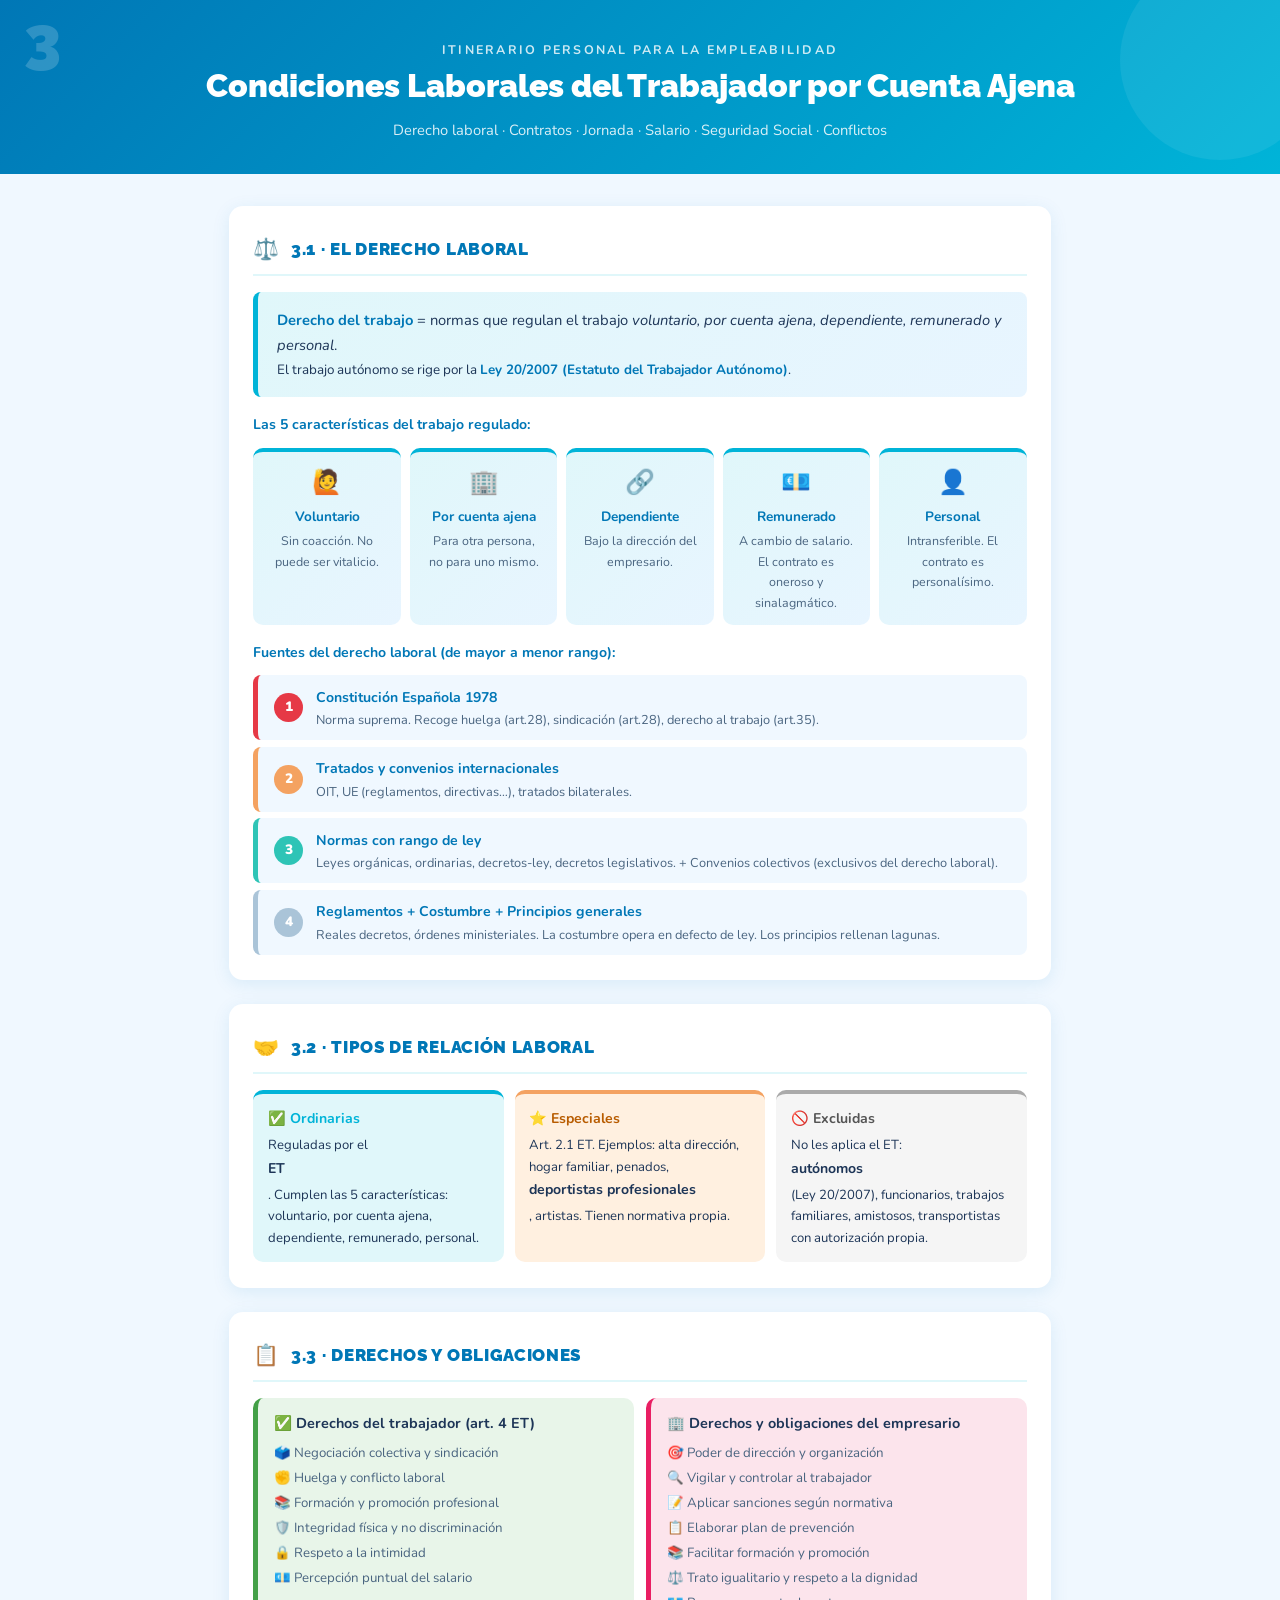
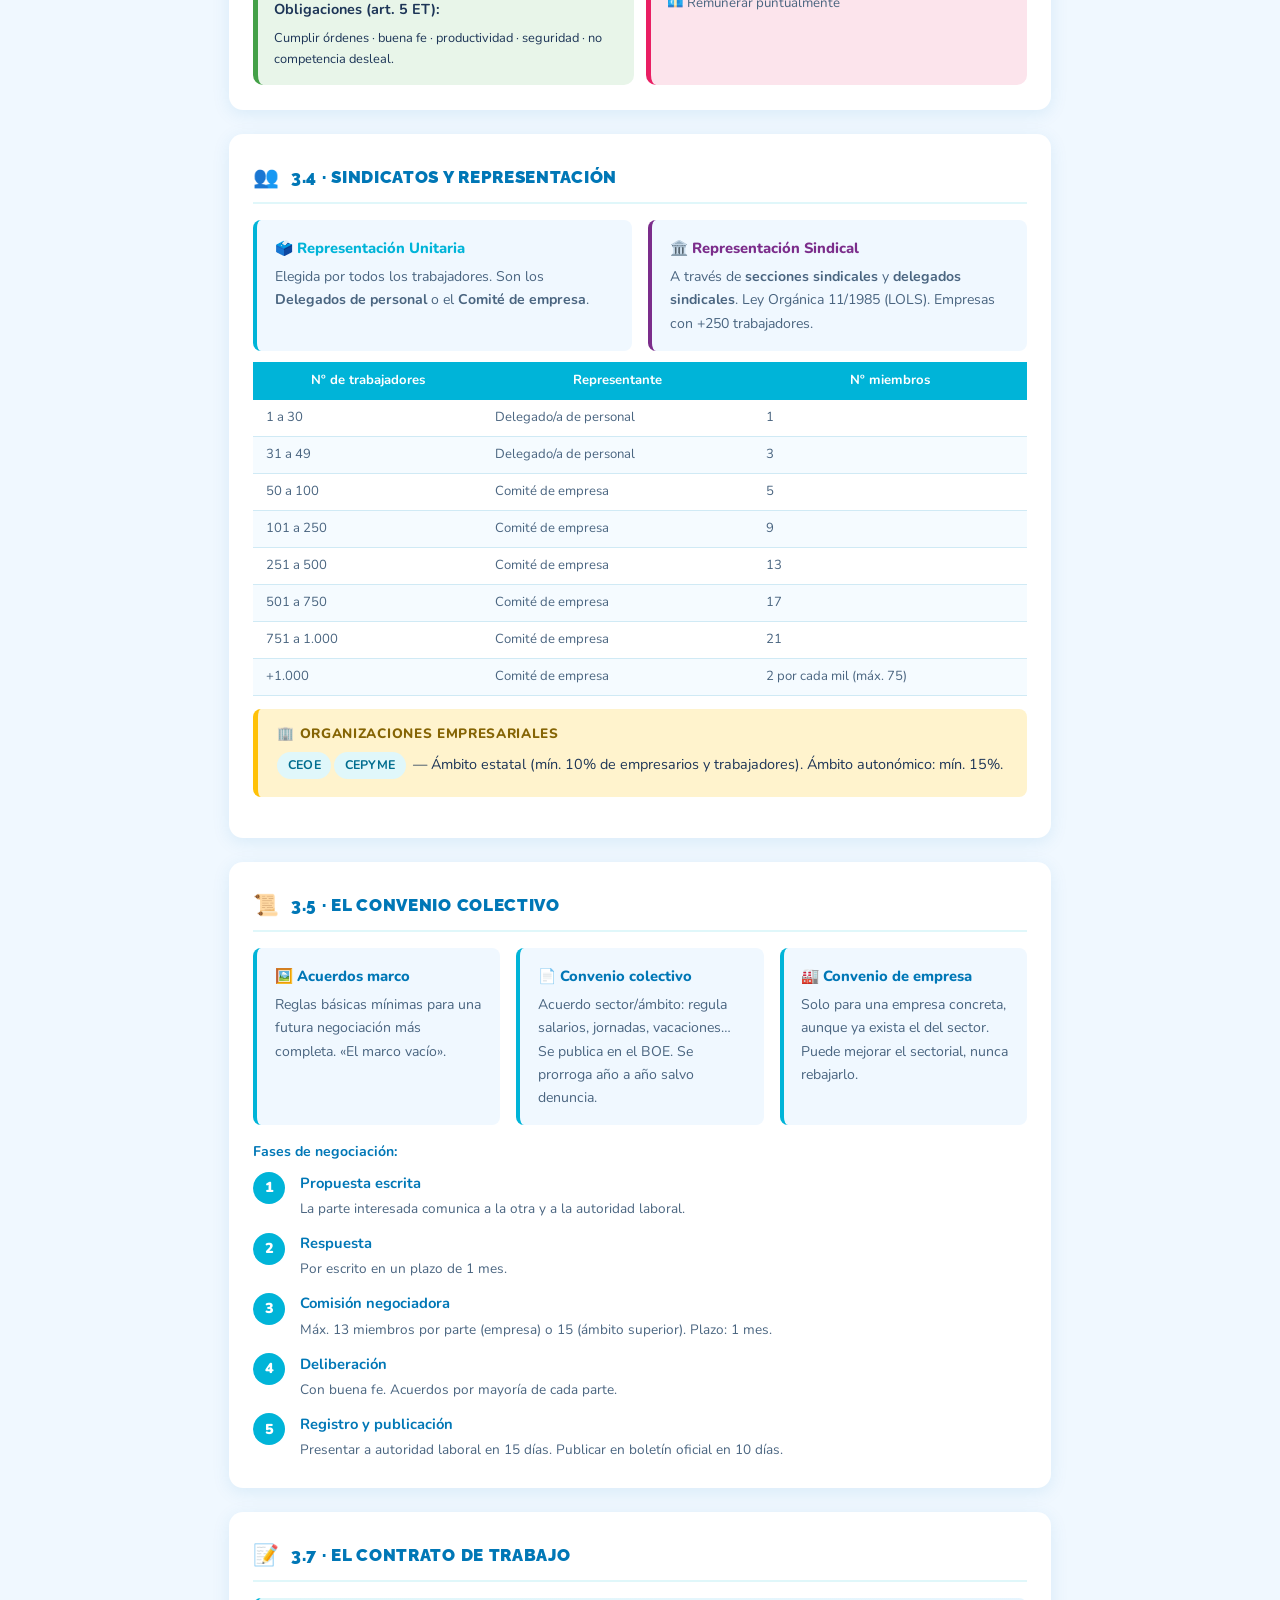
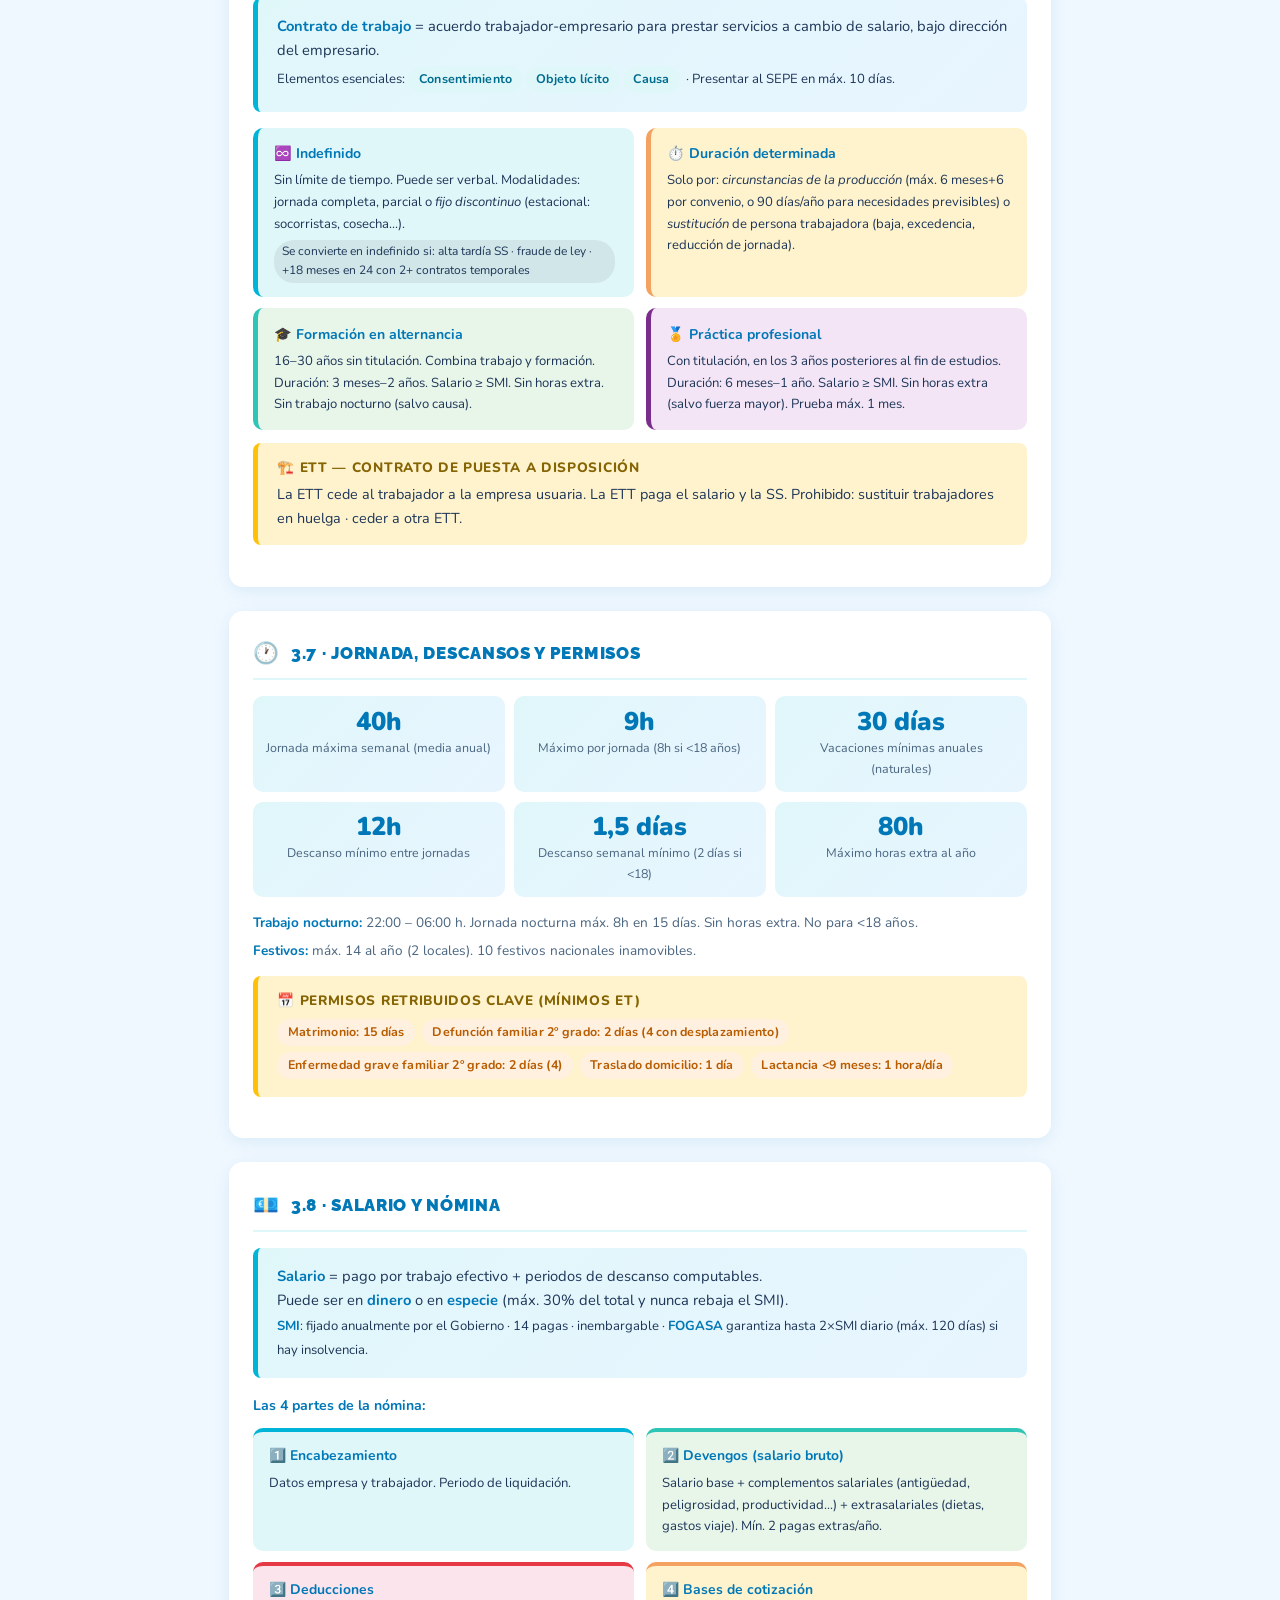
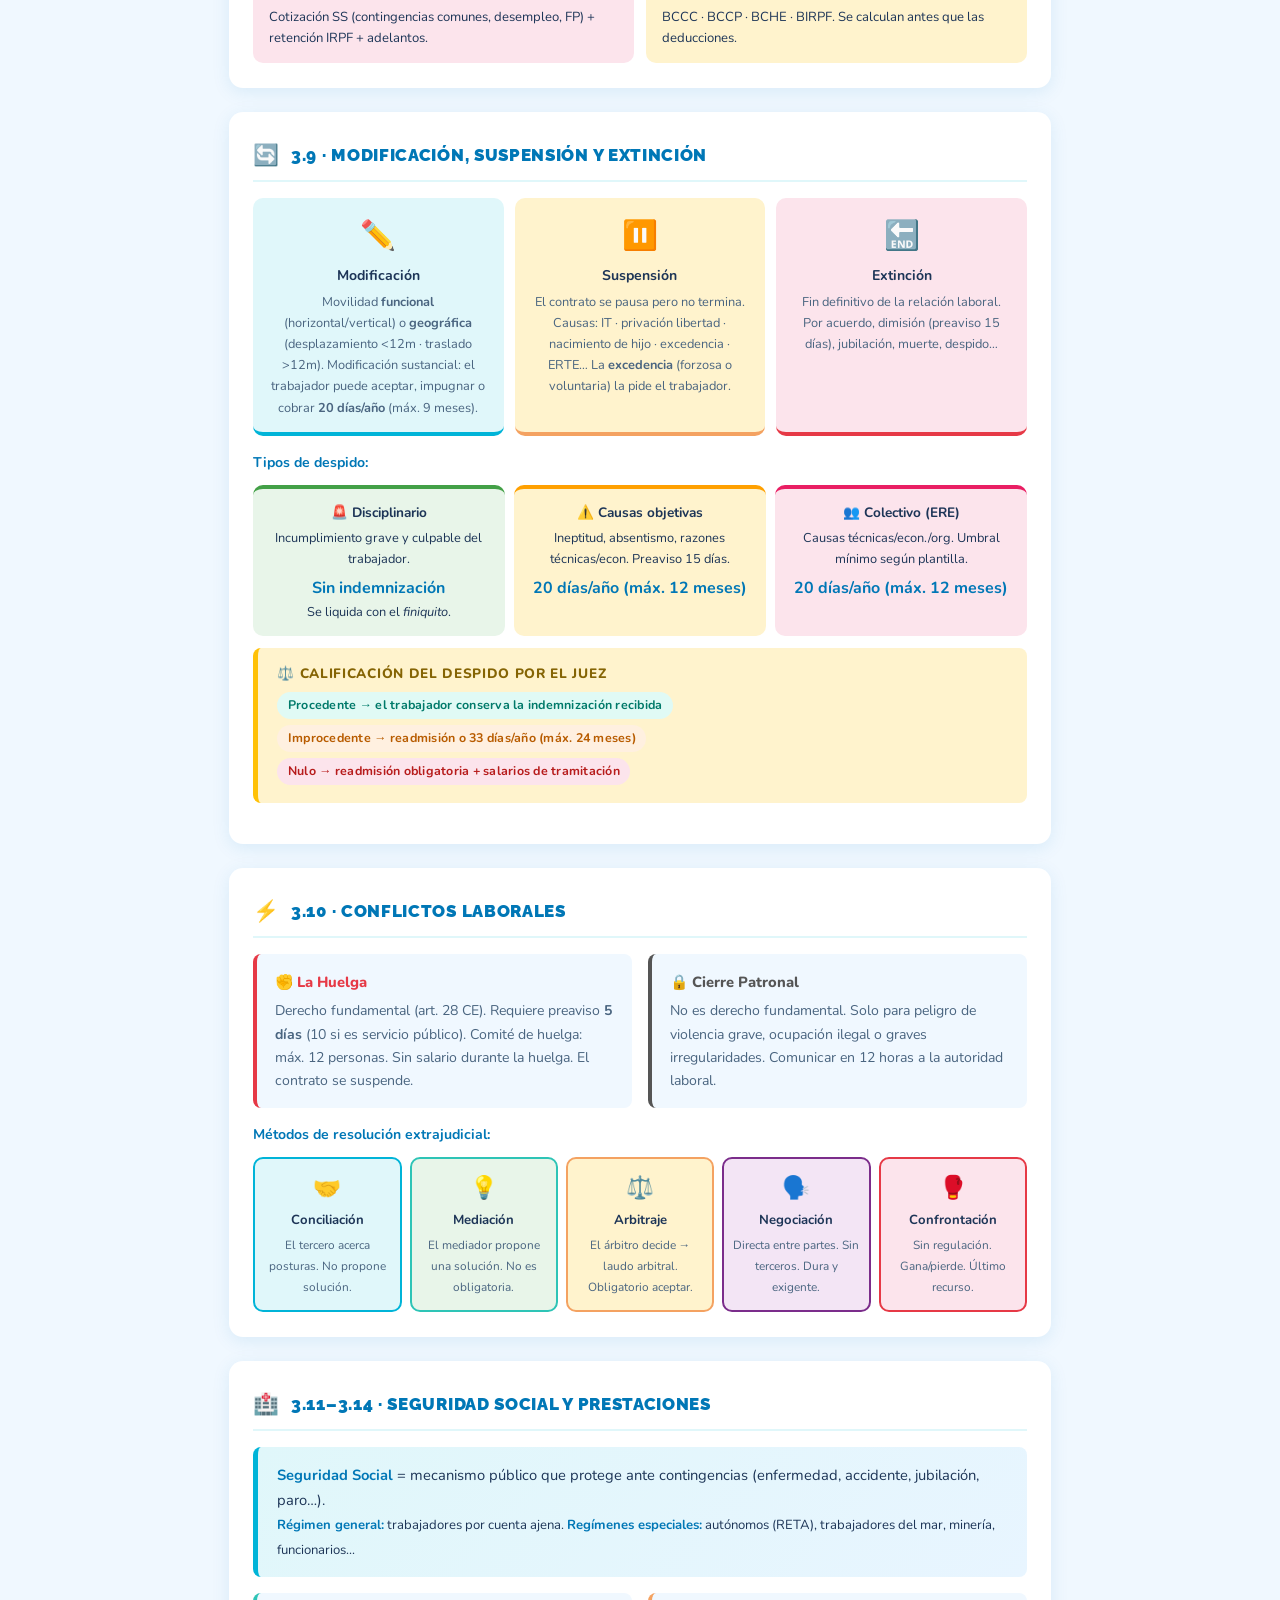
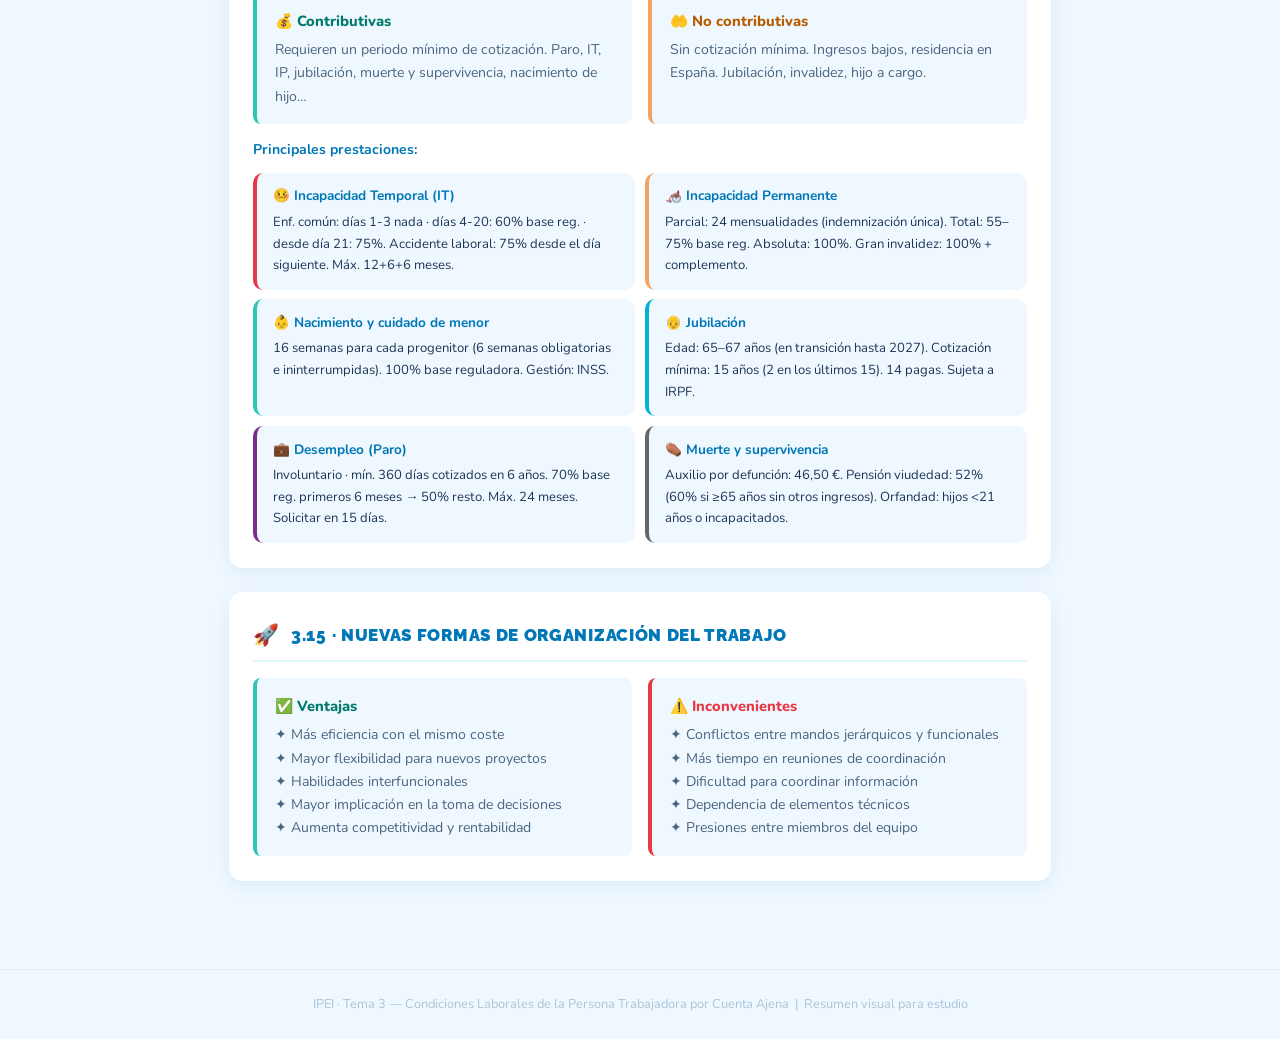
<file: resumen/3-resumen.html>
<!DOCTYPE html>
<html lang="es">
<head>
    <meta charset="UTF-8" />
    <meta name="viewport" content="width=device-width, initial-scale=1.0"/>
    <title>Tema 3 · Condiciones Laborales</title>
    <link rel="stylesheet" href="../estilos.css" />
    <style>
        /* ===== COLORES PROPIOS DEL TEMA 3 ===== */
        :root {
            --t3-verde:   #2ec4b6;
            --t3-naranja: #f4a261;
            --t3-rojo:    #e63946;
            --t3-morado:  #7b2d8b;
            --t3-azul:    #00b4d8;
        }

        /* ===== JERARQUÍA NORMATIVA ===== */
        .jerarquia { display:flex; flex-direction:column; gap:0.4rem; margin-top:0.7rem; }
        .jer-nivel {
            display:flex; align-items:center; gap:0.8rem;
            background:var(--color-fondo); border-radius:8px; padding:0.55rem 1rem;
            border-left:5px solid var(--color-primario);
        }
        .jer-nivel:nth-child(1){ border-color:#e63946; }
        .jer-nivel:nth-child(2){ border-color:#f4a261; }
        .jer-nivel:nth-child(3){ border-color:#2ec4b6; }
        .jer-nivel:nth-child(4){ border-color:#aac4d8; }
        .jer-num {
            min-width:1.8rem; height:1.8rem; border-radius:50%;
            display:flex; align-items:center; justify-content:center;
            font-weight:900; font-size:0.85rem; color:#fff; flex-shrink:0;
        }
        .jer-nivel:nth-child(1) .jer-num{ background:#e63946; }
        .jer-nivel:nth-child(2) .jer-num{ background:#f4a261; }
        .jer-nivel:nth-child(3) .jer-num{ background:#2ec4b6; }
        .jer-nivel:nth-child(4) .jer-num{ background:#aac4d8; }
        .jer-texto strong{ font-size:0.88rem; color:var(--color-primario-oscuro); }
        .jer-texto span  { font-size:0.8rem;  color:var(--color-texto-suave); display:block; }

        /* ===== CARACTERÍSTICAS TRABAJO (5 PILLARS) ===== */
        .pillars { display:flex; flex-wrap:wrap; gap:0.55rem; margin-top:0.7rem; }
        .pillar {
            flex:1 1 130px; background:linear-gradient(135deg,#e0f7fa,#e8f5ff);
            border-radius:10px; padding:0.7rem 0.9rem; text-align:center;
            border-top:4px solid var(--color-primario);
        }
        .pillar .pi { font-size:1.5rem; }
        .pillar strong{ display:block; font-size:0.85rem; color:var(--color-primario-oscuro); margin:0.2rem 0; }
        .pillar p { font-size:0.78rem; color:var(--color-texto-suave); }

        /* ===== RELACIONES LABORALES ===== */
        .rel-grid { display:grid; grid-template-columns:repeat(3,1fr); gap:0.7rem; margin-top:0.7rem; }
        .rel-card { border-radius:10px; padding:0.8rem 0.9rem; font-size:0.82rem; }
        .rel-ord  { background:#e0f7fa; border-top:4px solid var(--t3-azul); }
        .rel-esp  { background:#fff0e0; border-top:4px solid var(--t3-naranja); }
        .rel-exc  { background:#f5f5f5; border-top:4px solid #aaa; }
        .rel-card strong { display:block; font-size:0.88rem; margin-bottom:0.3rem; }

        /* ===== DERECHOS / OBLIGACIONES ===== */
        .dyo-grid { display:grid; grid-template-columns:1fr 1fr; gap:0.7rem; margin-top:0.7rem; }
        .dyo-card { border-radius:10px; padding:0.9rem 1rem; font-size:0.83rem; }
        .dyo-der  { background:#e8f5e9; border-left:5px solid #43a047; }
        .dyo-obl  { background:#fce4ec; border-left:5px solid #e91e63; }
        .dyo-card strong { display:block; font-size:0.9rem; margin-bottom:0.4rem; }
        .dyo-card li { margin-bottom:0.2rem; color:var(--color-texto-suave); }

        /* ===== REPRESENTACIÓN SINDICAL (tabla) ===== */
        .rep-tabla { width:100%; border-collapse:collapse; font-size:0.82rem; margin-top:0.7rem; }
        .rep-tabla th { background:var(--color-primario); color:#fff; padding:0.5rem 0.8rem; }
        .rep-tabla td { padding:0.45rem 0.8rem; border-bottom:1px solid #d0eaf5; color:var(--color-texto-suave); }
        .rep-tabla tr:nth-child(even) td { background:#f5fbff; }

        /* ===== TIPOS CONTRATO ===== */
        .contratos-grid { display:grid; grid-template-columns:repeat(2,1fr); gap:0.7rem; margin-top:0.7rem; }
        .contrato-card { border-radius:10px; padding:0.9rem 1rem; font-size:0.82rem; }
        .c-indef  { background:#e0f7fa; border-left:5px solid var(--t3-azul); }
        .c-temp   { background:#fff3cd; border-left:5px solid var(--t3-naranja); }
        .c-form1  { background:#e8f5e9; border-left:5px solid var(--t3-verde); }
        .c-form2  { background:#f3e5f5; border-left:5px solid var(--t3-morado); }
        .contrato-card strong { display:block; font-size:0.88rem; margin-bottom:0.3rem; color:var(--color-primario-oscuro); }
        .contrato-card .badge {
            display:inline-block; background:rgba(0,0,0,0.07);
            border-radius:20px; padding:0.1rem 0.5rem; font-size:0.75rem; margin-top:0.3rem; margin-right:0.2rem;
        }

        /* ===== JORNADA / DESCANSOS ===== */
        .jornada-cards { display:grid; grid-template-columns:repeat(3,1fr); gap:0.6rem; margin-top:0.7rem; }
        .jor-card {
            border-radius:10px; padding:0.8rem; text-align:center; font-size:0.82rem;
            background:linear-gradient(135deg,#e0f7fa,#e8f5ff);
        }
        .jor-num { font-size:1.6rem; font-weight:900; color:var(--color-primario-oscuro); line-height:1; }
        .jor-label { font-size:0.78rem; color:var(--color-texto-suave); margin-top:0.2rem; }

        /* ===== NÓMINA ===== */
        .nomina-grid { display:grid; grid-template-columns:repeat(2,1fr); gap:0.7rem; margin-top:0.7rem; }
        .nom-part { border-radius:10px; padding:0.8rem 1rem; font-size:0.82rem; }
        .nom-1 { background:#e0f7fa; border-top:4px solid var(--t3-azul); }
        .nom-2 { background:#e8f5e9; border-top:4px solid var(--t3-verde); }
        .nom-3 { background:#fce4ec; border-top:4px solid var(--t3-rojo); }
        .nom-4 { background:#fff3cd; border-top:4px solid var(--t3-naranja); }
        .nom-part strong { display:block; margin-bottom:0.3rem; font-size:0.87rem; color:var(--color-primario-oscuro); }

        /* ===== MODIFICACIÓN / SUSPENSIÓN / EXTINCIÓN ===== */
        .mod-grid { display:grid; grid-template-columns:repeat(3,1fr); gap:0.7rem; margin-top:0.7rem; }
        .mod-card { border-radius:10px; padding:0.85rem 1rem; font-size:0.82rem; text-align:center; }
        .mod-m { background:#e0f7fa; border-bottom:4px solid var(--t3-azul); }
        .mod-s { background:#fff3cd; border-bottom:4px solid var(--t3-naranja); }
        .mod-e { background:#fce4ec; border-bottom:4px solid var(--t3-rojo); }
        .mod-card .mod-icon { font-size:1.8rem; }
        .mod-card strong { display:block; font-size:0.88rem; margin:0.3rem 0; }

        /* ===== DESPIDOS ===== */
        .despidos-grid { display:grid; grid-template-columns:repeat(3,1fr); gap:0.6rem; margin-top:0.7rem; }
        .desp-card { border-radius:10px; padding:0.8rem; font-size:0.8rem; text-align:center; }
        .desp-d { background:#e8f5e9; border-top:4px solid #43a047; }
        .desp-obj { background:#fff3cd; border-top:4px solid #ffa000; }
        .desp-col { background:#fce4ec; border-top:4px solid #e91e63; }
        .desp-card strong { display:block; margin-bottom:0.25rem; font-size:0.85rem; }
        .indem { font-weight:700; font-size:1rem; color:var(--color-primario-oscuro); display:block; margin-top:0.3rem; }

        /* ===== RESOLUCIÓN DE CONFLICTOS ===== */
        .conflicto-grid { display:flex; gap:0.5rem; margin-top:0.7rem; flex-wrap:wrap; }
        .conf-item {
            flex:1 1 100px; border-radius:10px; padding:0.7rem 0.5rem; text-align:center; font-size:0.8rem;
        }
        .ci-1{ background:#e0f7fa; border:2px solid var(--t3-azul); }
        .ci-2{ background:#e8f5e9; border:2px solid var(--t3-verde); }
        .ci-3{ background:#fff3cd; border:2px solid var(--t3-naranja); }
        .ci-4{ background:#f3e5f5; border:2px solid var(--t3-morado); }
        .ci-5{ background:#fce4ec; border:2px solid var(--t3-rojo); }
        .conf-item .ci-icon { font-size:1.4rem; }
        .conf-item strong { display:block; font-size:0.82rem; margin:0.2rem 0; }
        .conf-item span { font-size:0.74rem; color:var(--color-texto-suave); }

        /* ===== SEGURIDAD SOCIAL (prestaciones) ===== */
        .ss-grid { display:grid; grid-template-columns:repeat(2,1fr); gap:0.6rem; margin-top:0.7rem; }
        .ss-card { border-radius:10px; padding:0.8rem 1rem; font-size:0.82rem; border-left:4px solid var(--color-primario); background:var(--color-fondo); }
        .ss-card strong { display:block; font-size:0.85rem; color:var(--color-primario-oscuro); margin-bottom:0.25rem; }

        /* ===== RESPONSIVE ===== */
        @media(max-width:600px){
            .rel-grid,.contratos-grid,.jornada-cards,.nomina-grid,.mod-grid,.despidos-grid,.dyo-grid,.ss-grid{ grid-template-columns:1fr; }
            .pillars .pillar{ flex:1 1 45%; }
            .conflicto-grid .conf-item{ flex:1 1 40%; }
        }
    </style>
</head>
<body>

<!-- CABECERA -->
<header class="tema-header">
    <div class="numero-tema">3</div>
    <p class="asignatura">Itinerario Personal para la Empleabilidad</p>
    <h1>Condiciones Laborales del Trabajador por Cuenta Ajena</h1>
    <p class="subtitulo">Derecho laboral · Contratos · Jornada · Salario · Seguridad Social · Conflictos</p>
</header>

<div class="contenedor">

    <!-- 3.1 DERECHO LABORAL -->
    <div class="seccion">
        <div class="seccion-titulo"><span class="icono">⚖️</span> 3.1 · El Derecho Laboral</div>
        <div class="destacado">
            <strong>Derecho del trabajo</strong> = normas que regulan el trabajo <em>voluntario, por cuenta ajena, dependiente, remunerado y personal</em>.<br>
            <span style="font-size:0.84rem;">El trabajo autónomo se rige por la <strong>Ley 20/2007 (Estatuto del Trabajador Autónomo)</strong>.</span>
        </div>

        <p style="font-size:0.88rem;font-weight:700;color:var(--color-primario-oscuro);margin:0.8rem 0 0.3rem;">Las 5 características del trabajo regulado:</p>
        <div class="pillars">
            <div class="pillar"><div class="pi">🙋</div><strong>Voluntario</strong><p>Sin coacción. No puede ser vitalicio.</p></div>
            <div class="pillar"><div class="pi">🏢</div><strong>Por cuenta ajena</strong><p>Para otra persona, no para uno mismo.</p></div>
            <div class="pillar"><div class="pi">🔗</div><strong>Dependiente</strong><p>Bajo la dirección del empresario.</p></div>
            <div class="pillar"><div class="pi">💶</div><strong>Remunerado</strong><p>A cambio de salario. El contrato es oneroso y sinalagmático.</p></div>
            <div class="pillar"><div class="pi">👤</div><strong>Personal</strong><p>Intransferible. El contrato es personalísimo.</p></div>
        </div>

        <p style="font-size:0.88rem;font-weight:700;color:var(--color-primario-oscuro);margin:1rem 0 0.3rem;">Fuentes del derecho laboral (de mayor a menor rango):</p>
        <div class="jerarquia">
            <div class="jer-nivel"><div class="jer-num">1</div><div class="jer-texto"><strong>Constitución Española 1978</strong><span>Norma suprema. Recoge huelga (art.28), sindicación (art.28), derecho al trabajo (art.35).</span></div></div>
            <div class="jer-nivel"><div class="jer-num">2</div><div class="jer-texto"><strong>Tratados y convenios internacionales</strong><span>OIT, UE (reglamentos, directivas…), tratados bilaterales.</span></div></div>
            <div class="jer-nivel"><div class="jer-num">3</div><div class="jer-texto"><strong>Normas con rango de ley</strong><span>Leyes orgánicas, ordinarias, decretos-ley, decretos legislativos. + Convenios colectivos (exclusivos del derecho laboral).</span></div></div>
            <div class="jer-nivel"><div class="jer-num">4</div><div class="jer-texto"><strong>Reglamentos + Costumbre + Principios generales</strong><span>Reales decretos, órdenes ministeriales. La costumbre opera en defecto de ley. Los principios rellenan lagunas.</span></div></div>
        </div>
    </div>

    <!-- 3.2 RELACIÓN LABORAL INDIVIDUAL -->
    <div class="seccion">
        <div class="seccion-titulo"><span class="icono">🤝</span> 3.2 · Tipos de Relación Laboral</div>
        <div class="rel-grid">
            <div class="rel-card rel-ord">
                <strong style="color:var(--t3-azul);">✅ Ordinarias</strong>
                Reguladas por el <strong>ET</strong>. Cumplen las 5 características: voluntario, por cuenta ajena, dependiente, remunerado, personal.
            </div>
            <div class="rel-card rel-esp">
                <strong style="color:#b85c00;">⭐ Especiales</strong>
                Art. 2.1 ET. Ejemplos: alta dirección, hogar familiar, penados, <strong>deportistas profesionales</strong>, artistas. Tienen normativa propia.
            </div>
            <div class="rel-card rel-exc">
                <strong style="color:#555;">🚫 Excluidas</strong>
                No les aplica el ET: <strong>autónomos</strong> (Ley 20/2007), funcionarios, trabajos familiares, amistosos, transportistas con autorización propia.
            </div>
        </div>
    </div>

    <!-- 3.3 DERECHOS Y OBLIGACIONES -->
    <div class="seccion">
        <div class="seccion-titulo"><span class="icono">📋</span> 3.3 · Derechos y Obligaciones</div>
        <div class="dyo-grid">
            <div class="dyo-card dyo-der">
                <strong>✅ Derechos del trabajador (art. 4 ET)</strong>
                <ul style="list-style:none;padding:0;margin:0;">
                    <li>🗳️ Negociación colectiva y sindicación</li>
                    <li>✊ Huelga y conflicto laboral</li>
                    <li>📚 Formación y promoción profesional</li>
                    <li>🛡️ Integridad física y no discriminación</li>
                    <li>🔒 Respeto a la intimidad</li>
                    <li>💶 Percepción puntual del salario</li>
                </ul>
                <p style="margin-top:0.5rem;font-size:0.8rem;"><strong>Obligaciones (art. 5 ET):</strong> Cumplir órdenes · buena fe · productividad · seguridad · no competencia desleal.</p>
            </div>
            <div class="dyo-card dyo-obl">
                <strong>🏢 Derechos y obligaciones del empresario</strong>
                <ul style="list-style:none;padding:0;margin:0;">
                    <li>🎯 Poder de dirección y organización</li>
                    <li>🔍 Vigilar y controlar al trabajador</li>
                    <li>📝 Aplicar sanciones según normativa</li>
                    <li>📋 Elaborar plan de prevención</li>
                    <li>📚 Facilitar formación y promoción</li>
                    <li>⚖️ Trato igualitario y respeto a la dignidad</li>
                    <li>💶 Remunerar puntualmente</li>
                </ul>
            </div>
        </div>
    </div>

    <!-- 3.4 SINDICATOS Y REPRESENTACIÓN -->
    <div class="seccion">
        <div class="seccion-titulo"><span class="icono">👥</span> 3.4 · Sindicatos y Representación</div>
        <div class="tarjetas">
            <div class="tarjeta" style="border-left-color:var(--t3-azul);">
                <div class="tarjeta-titulo" style="color:var(--t3-azul);">🗳️ Representación Unitaria</div>
                <p>Elegida por todos los trabajadores. Son los <strong>Delegados de personal</strong> o el <strong>Comité de empresa</strong>.</p>
            </div>
            <div class="tarjeta" style="border-left-color:var(--t3-morado);">
                <div class="tarjeta-titulo" style="color:var(--t3-morado);">🏛️ Representación Sindical</div>
                <p>A través de <strong>secciones sindicales</strong> y <strong>delegados sindicales</strong>. Ley Orgánica 11/1985 (LOLS). Empresas con +250 trabajadores.</p>
            </div>
        </div>
        <table class="rep-tabla">
            <thead><tr><th>Nº de trabajadores</th><th>Representante</th><th>Nº miembros</th></tr></thead>
            <tbody>
            <tr><td>1 a 30</td><td>Delegado/a de personal</td><td>1</td></tr>
            <tr><td>31 a 49</td><td>Delegado/a de personal</td><td>3</td></tr>
            <tr><td>50 a 100</td><td>Comité de empresa</td><td>5</td></tr>
            <tr><td>101 a 250</td><td>Comité de empresa</td><td>9</td></tr>
            <tr><td>251 a 500</td><td>Comité de empresa</td><td>13</td></tr>
            <tr><td>501 a 750</td><td>Comité de empresa</td><td>17</td></tr>
            <tr><td>751 a 1.000</td><td>Comité de empresa</td><td>21</td></tr>
            <tr><td>+1.000</td><td>Comité de empresa</td><td>2 por cada mil (máx. 75)</td></tr>
            </tbody>
        </table>
        <div class="recuerda" style="margin-top:0.8rem;">
            <div class="recuerda-titulo">🏢 Organizaciones empresariales</div>
            <span class="tag">CEOE</span><span class="tag">CEPYME</span> — Ámbito estatal (mín. 10% de empresarios y trabajadores). Ámbito autonómico: mín. 15%.
        </div>
    </div>

    <!-- 3.5 CONVENIO COLECTIVO -->
    <div class="seccion">
        <div class="seccion-titulo"><span class="icono">📜</span> 3.5 · El Convenio Colectivo</div>
        <div class="tarjetas">
            <div class="tarjeta"><div class="tarjeta-titulo">🖼️ Acuerdos marco</div><p>Reglas básicas mínimas para una futura negociación más completa. «El marco vacío».</p></div>
            <div class="tarjeta"><div class="tarjeta-titulo">📄 Convenio colectivo</div><p>Acuerdo sector/ámbito: regula salarios, jornadas, vacaciones… Se publica en el BOE. Se prorroga año a año salvo denuncia.</p></div>
            <div class="tarjeta"><div class="tarjeta-titulo">🏭 Convenio de empresa</div><p>Solo para una empresa concreta, aunque ya exista el del sector. Puede mejorar el sectorial, nunca rebajarlo.</p></div>
        </div>
        <p style="font-size:0.88rem;font-weight:700;color:var(--color-primario-oscuro);margin:0.9rem 0 0.3rem;">Fases de negociación:</p>
        <div class="pasos">
            <div class="paso"><div class="paso-num">1</div><div class="paso-contenido"><strong>Propuesta escrita</strong><span>La parte interesada comunica a la otra y a la autoridad laboral.</span></div></div>
            <div class="paso"><div class="paso-num">2</div><div class="paso-contenido"><strong>Respuesta</strong><span>Por escrito en un plazo de 1 mes.</span></div></div>
            <div class="paso"><div class="paso-num">3</div><div class="paso-contenido"><strong>Comisión negociadora</strong><span>Máx. 13 miembros por parte (empresa) o 15 (ámbito superior). Plazo: 1 mes.</span></div></div>
            <div class="paso"><div class="paso-num">4</div><div class="paso-contenido"><strong>Deliberación</strong><span>Con buena fe. Acuerdos por mayoría de cada parte.</span></div></div>
            <div class="paso"><div class="paso-num">5</div><div class="paso-contenido"><strong>Registro y publicación</strong><span>Presentar a autoridad laboral en 15 días. Publicar en boletín oficial en 10 días.</span></div></div>
        </div>
    </div>

    <!-- 3.7 CONTRATO DE TRABAJO -->
    <div class="seccion">
        <div class="seccion-titulo"><span class="icono">📝</span> 3.7 · El Contrato de Trabajo</div>
        <div class="destacado">
            <strong>Contrato de trabajo</strong> = acuerdo trabajador-empresario para prestar servicios a cambio de salario, bajo dirección del empresario.<br>
            <span style="font-size:0.82rem;">Elementos esenciales: <span class="tag">Consentimiento</span><span class="tag">Objeto lícito</span><span class="tag">Causa</span> · Presentar al SEPE en máx. 10 días.</span>
        </div>
        <div class="contratos-grid">
            <div class="contrato-card c-indef">
                <strong>♾️ Indefinido</strong>
                Sin límite de tiempo. Puede ser verbal. Modalidades: jornada completa, parcial o <em>fijo discontinuo</em> (estacional: socorristas, cosecha…).
                <div><span class="badge">Se convierte en indefinido si: alta tardía SS · fraude de ley · +18 meses en 24 con 2+ contratos temporales</span></div>
            </div>
            <div class="contrato-card c-temp">
                <strong>⏱️ Duración determinada</strong>
                Solo por: <em>circunstancias de la producción</em> (máx. 6 meses+6 por convenio, o 90 días/año para necesidades previsibles) o <em>sustitución</em> de persona trabajadora (baja, excedencia, reducción de jornada).
            </div>
            <div class="contrato-card c-form1">
                <strong>🎓 Formación en alternancia</strong>
                16–30 años sin titulación. Combina trabajo y formación. Duración: 3 meses–2 años. Salario ≥ SMI. Sin horas extra. Sin trabajo nocturno (salvo causa).
            </div>
            <div class="contrato-card c-form2">
                <strong>🏅 Práctica profesional</strong>
                Con titulación, en los 3 años posteriores al fin de estudios. Duración: 6 meses–1 año. Salario ≥ SMI. Sin horas extra (salvo fuerza mayor). Prueba máx. 1 mes.
            </div>
        </div>
        <div class="recuerda" style="margin-top:0.8rem;">
            <div class="recuerda-titulo">🏗️ ETT — Contrato de puesta a disposición</div>
            La ETT cede al trabajador a la empresa usuaria. La ETT paga el salario y la SS. Prohibido: sustituir trabajadores en huelga · ceder a otra ETT.
        </div>
    </div>

    <!-- 3.7 JORNADA, DESCANSOS Y PERMISOS -->
    <div class="seccion">
        <div class="seccion-titulo"><span class="icono">🕐</span> 3.7 · Jornada, Descansos y Permisos</div>
        <div class="jornada-cards">
            <div class="jor-card"><div class="jor-num">40h</div><div class="jor-label">Jornada máxima semanal (media anual)</div></div>
            <div class="jor-card"><div class="jor-num">9h</div><div class="jor-label">Máximo por jornada (8h si &lt;18 años)</div></div>
            <div class="jor-card"><div class="jor-num">30 días</div><div class="jor-label">Vacaciones mínimas anuales (naturales)</div></div>
            <div class="jor-card"><div class="jor-num">12h</div><div class="jor-label">Descanso mínimo entre jornadas</div></div>
            <div class="jor-card"><div class="jor-num">1,5 días</div><div class="jor-label">Descanso semanal mínimo (2 días si &lt;18)</div></div>
            <div class="jor-card"><div class="jor-num">80h</div><div class="jor-label">Máximo horas extra al año</div></div>
        </div>
        <p style="font-size:0.85rem;color:var(--color-texto-suave);margin:0.9rem 0 0.4rem;"><strong style="color:var(--color-primario-oscuro);">Trabajo nocturno:</strong> 22:00 – 06:00 h. Jornada nocturna máx. 8h en 15 días. Sin horas extra. No para &lt;18 años.</p>
        <p style="font-size:0.85rem;color:var(--color-texto-suave);margin:0.4rem 0;"><strong style="color:var(--color-primario-oscuro);">Festivos:</strong> máx. 14 al año (2 locales). 10 festivos nacionales inamovibles.</p>
        <div class="recuerda" style="margin-top:0.8rem;">
            <div class="recuerda-titulo">📅 Permisos retribuidos clave (mínimos ET)</div>
            <span class="tag naranja">Matrimonio: 15 días</span>
            <span class="tag naranja">Defunción familiar 2º grado: 2 días (4 con desplazamiento)</span>
            <span class="tag naranja">Enfermedad grave familiar 2º grado: 2 días (4)</span>
            <span class="tag naranja">Traslado domicilio: 1 día</span>
            <span class="tag naranja">Lactancia &lt;9 meses: 1 hora/día</span>
        </div>
    </div>

    <!-- 3.8 SALARIO Y NÓMINA -->
    <div class="seccion">
        <div class="seccion-titulo"><span class="icono">💶</span> 3.8 · Salario y Nómina</div>
        <div class="destacado">
            <strong>Salario</strong> = pago por trabajo efectivo + periodos de descanso computables.<br>
            Puede ser en <strong>dinero</strong> o en <strong>especie</strong> (máx. 30% del total y nunca rebaja el SMI).<br>
            <span style="font-size:0.82rem;"><strong>SMI</strong>: fijado anualmente por el Gobierno · 14 pagas · inembargable · <strong>FOGASA</strong> garantiza hasta 2×SMI diario (máx. 120 días) si hay insolvencia.</span>
        </div>
        <p style="font-size:0.88rem;font-weight:700;color:var(--color-primario-oscuro);margin:0.8rem 0 0.3rem;">Las 4 partes de la nómina:</p>
        <div class="nomina-grid">
            <div class="nom-part nom-1"><strong>1️⃣ Encabezamiento</strong>Datos empresa y trabajador. Periodo de liquidación.</div>
            <div class="nom-part nom-2"><strong>2️⃣ Devengos (salario bruto)</strong>Salario base + complementos salariales (antigüedad, peligrosidad, productividad…) + extrasalariales (dietas, gastos viaje). Mín. 2 pagas extras/año.</div>
            <div class="nom-part nom-3"><strong>3️⃣ Deducciones</strong>Cotización SS (contingencias comunes, desempleo, FP) + retención IRPF + adelantos.</div>
            <div class="nom-part nom-4"><strong>4️⃣ Bases de cotización</strong>BCCC · BCCP · BCHE · BIRPF. Se calculan antes que las deducciones.</div>
        </div>
    </div>

    <!-- 3.9 MODIFICACIÓN / SUSPENSIÓN / EXTINCIÓN -->
    <div class="seccion">
        <div class="seccion-titulo"><span class="icono">🔄</span> 3.9 · Modificación, Suspensión y Extinción</div>
        <div class="mod-grid">
            <div class="mod-card mod-m">
                <div class="mod-icon">✏️</div>
                <strong>Modificación</strong>
                <p style="font-size:0.8rem;color:var(--color-texto-suave);">Movilidad <b>funcional</b> (horizontal/vertical) o <b>geográfica</b> (desplazamiento &lt;12m · traslado &gt;12m). Modificación sustancial: el trabajador puede aceptar, impugnar o cobrar <b>20 días/año</b> (máx. 9 meses).</p>
            </div>
            <div class="mod-card mod-s">
                <div class="mod-icon">⏸️</div>
                <strong>Suspensión</strong>
                <p style="font-size:0.8rem;color:var(--color-texto-suave);">El contrato se pausa pero no termina. Causas: IT · privación libertad · nacimiento de hijo · excedencia · ERTE… La <b>excedencia</b> (forzosa o voluntaria) la pide el trabajador.</p>
            </div>
            <div class="mod-card mod-e">
                <div class="mod-icon">🔚</div>
                <strong>Extinción</strong>
                <p style="font-size:0.8rem;color:var(--color-texto-suave);">Fin definitivo de la relación laboral. Por acuerdo, dimisión (preaviso 15 días), jubilación, muerte, despido…</p>
            </div>
        </div>
        <p style="font-size:0.88rem;font-weight:700;color:var(--color-primario-oscuro);margin:0.9rem 0 0.3rem;">Tipos de despido:</p>
        <div class="despidos-grid">
            <div class="desp-card desp-d">
                <strong>🚨 Disciplinario</strong>
                Incumplimiento grave y culpable del trabajador. <span class="indem">Sin indemnización</span> Se liquida con el <em>finiquito</em>.
            </div>
            <div class="desp-card desp-obj">
                <strong>⚠️ Causas objetivas</strong>
                Ineptitud, absentismo, razones técnicas/econ. Preaviso 15 días. <span class="indem">20 días/año (máx. 12 meses)</span>
            </div>
            <div class="desp-card desp-col">
                <strong>👥 Colectivo (ERE)</strong>
                Causas técnicas/econ./org. Umbral mínimo según plantilla. <span class="indem">20 días/año (máx. 12 meses)</span>
            </div>
        </div>
        <div class="recuerda" style="margin-top:0.8rem;">
            <div class="recuerda-titulo">⚖️ Calificación del despido por el juez</div>
            <span class="tag verde">Procedente → el trabajador conserva la indemnización recibida</span>
            <span class="tag naranja">Improcedente → readmisión o 33 días/año (máx. 24 meses)</span>
            <span class="tag" style="background:#fce4ec;color:#b71c1c;">Nulo → readmisión obligatoria + salarios de tramitación</span>
        </div>
    </div>

    <!-- 3.10 CONFLICTOS LABORALES -->
    <div class="seccion">
        <div class="seccion-titulo"><span class="icono">⚡</span> 3.10 · Conflictos Laborales</div>
        <div class="tarjetas">
            <div class="tarjeta" style="border-left-color:var(--t3-rojo);"><div class="tarjeta-titulo" style="color:var(--t3-rojo);">✊ La Huelga</div><p>Derecho fundamental (art. 28 CE). Requiere preaviso <strong>5 días</strong> (10 si es servicio público). Comité de huelga: máx. 12 personas. Sin salario durante la huelga. El contrato se suspende.</p></div>
            <div class="tarjeta" style="border-left-color:#555;"><div class="tarjeta-titulo" style="color:#555;">🔒 Cierre Patronal</div><p>No es derecho fundamental. Solo para peligro de violencia grave, ocupación ilegal o graves irregularidades. Comunicar en 12 horas a la autoridad laboral.</p></div>
        </div>
        <p style="font-size:0.88rem;font-weight:700;color:var(--color-primario-oscuro);margin:0.9rem 0 0.3rem;">Métodos de resolución extrajudicial:</p>
        <div class="conflicto-grid">
            <div class="conf-item ci-1"><div class="ci-icon">🤝</div><strong>Conciliación</strong><span>El tercero acerca posturas. No propone solución.</span></div>
            <div class="conf-item ci-2"><div class="ci-icon">💡</div><strong>Mediación</strong><span>El mediador propone una solución. No es obligatoria.</span></div>
            <div class="conf-item ci-3"><div class="ci-icon">⚖️</div><strong>Arbitraje</strong><span>El árbitro decide → laudo arbitral. Obligatorio aceptar.</span></div>
            <div class="conf-item ci-4"><div class="ci-icon">🗣️</div><strong>Negociación</strong><span>Directa entre partes. Sin terceros. Dura y exigente.</span></div>
            <div class="conf-item ci-5"><div class="ci-icon">🥊</div><strong>Confrontación</strong><span>Sin regulación. Gana/pierde. Último recurso.</span></div>
        </div>
    </div>

    <!-- 3.11 SEGURIDAD SOCIAL -->
    <div class="seccion">
        <div class="seccion-titulo"><span class="icono">🏥</span> 3.11–3.14 · Seguridad Social y Prestaciones</div>
        <div class="destacado">
            <strong>Seguridad Social</strong> = mecanismo público que protege ante contingencias (enfermedad, accidente, jubilación, paro…).<br>
            <span style="font-size:0.82rem;"><strong>Régimen general:</strong> trabajadores por cuenta ajena. <strong>Regímenes especiales:</strong> autónomos (RETA), trabajadores del mar, minería, funcionarios…</span>
        </div>
        <div class="tarjetas" style="margin-top:0.8rem;">
            <div class="tarjeta" style="border-left-color:var(--t3-verde);"><div class="tarjeta-titulo" style="color:#007a6a;">💰 Contributivas</div><p>Requieren un periodo mínimo de cotización. Paro, IT, IP, jubilación, muerte y supervivencia, nacimiento de hijo…</p></div>
            <div class="tarjeta" style="border-left-color:var(--t3-naranja);"><div class="tarjeta-titulo" style="color:#b85c00;">🤲 No contributivas</div><p>Sin cotización mínima. Ingresos bajos, residencia en España. Jubilación, invalidez, hijo a cargo.</p></div>
        </div>
        <p style="font-size:0.88rem;font-weight:700;color:var(--color-primario-oscuro);margin:0.9rem 0 0.3rem;">Principales prestaciones:</p>
        <div class="ss-grid">
            <div class="ss-card" style="border-color:var(--t3-rojo);">
                <strong>🤒 Incapacidad Temporal (IT)</strong>
                Enf. común: días 1-3 nada · días 4-20: 60% base reg. · desde día 21: 75%. Accidente laboral: 75% desde el día siguiente. Máx. 12+6+6 meses.
            </div>
            <div class="ss-card" style="border-color:var(--t3-naranja);">
                <strong>🦽 Incapacidad Permanente</strong>
                Parcial: 24 mensualidades (indemnización única). Total: 55–75% base reg. Absoluta: 100%. Gran invalidez: 100% + complemento.
            </div>
            <div class="ss-card" style="border-color:var(--t3-verde);">
                <strong>👶 Nacimiento y cuidado de menor</strong>
                16 semanas para cada progenitor (6 semanas obligatorias e ininterrumpidas). 100% base reguladora. Gestión: INSS.
            </div>
            <div class="ss-card" style="border-color:var(--t3-azul);">
                <strong>👴 Jubilación</strong>
                Edad: 65–67 años (en transición hasta 2027). Cotización mínima: 15 años (2 en los últimos 15). 14 pagas. Sujeta a IRPF.
            </div>
            <div class="ss-card" style="border-color:var(--t3-morado);">
                <strong>💼 Desempleo (Paro)</strong>
                Involuntario · mín. 360 días cotizados en 6 años. 70% base reg. primeros 6 meses → 50% resto. Máx. 24 meses. Solicitar en 15 días.
            </div>
            <div class="ss-card" style="border-color:#666;">
                <strong>⚰️ Muerte y supervivencia</strong>
                Auxilio por defunción: 46,50 €. Pensión viudedad: 52% (60% si ≥65 años sin otros ingresos). Orfandad: hijos &lt;21 años o incapacitados.
            </div>
        </div>
    </div>

    <!-- 3.15 NUEVAS FORMAS DE TRABAJO -->
    <div class="seccion">
        <div class="seccion-titulo"><span class="icono">🚀</span> 3.15 · Nuevas Formas de Organización del Trabajo</div>
        <div class="tarjetas">
            <div class="tarjeta" style="border-left-color:var(--t3-verde);">
                <div class="tarjeta-titulo" style="color:#007a6a;">✅ Ventajas</div>
                <ul style="list-style:none;padding:0;margin:0;font-size:0.83rem;color:var(--color-texto-suave);">
                    <li>✦ Más eficiencia con el mismo coste</li>
                    <li>✦ Mayor flexibilidad para nuevos proyectos</li>
                    <li>✦ Habilidades interfuncionales</li>
                    <li>✦ Mayor implicación en la toma de decisiones</li>
                    <li>✦ Aumenta competitividad y rentabilidad</li>
                </ul>
            </div>
            <div class="tarjeta" style="border-left-color:var(--t3-rojo);">
                <div class="tarjeta-titulo" style="color:var(--t3-rojo);">⚠️ Inconvenientes</div>
                <ul style="list-style:none;padding:0;margin:0;font-size:0.83rem;color:var(--color-texto-suave);">
                    <li>✦ Conflictos entre mandos jerárquicos y funcionales</li>
                    <li>✦ Más tiempo en reuniones de coordinación</li>
                    <li>✦ Dificultad para coordinar información</li>
                    <li>✦ Dependencia de elementos técnicos</li>
                    <li>✦ Presiones entre miembros del equipo</li>
                </ul>
            </div>
        </div>
    </div>

</div>

<footer class="pie">
    IPEI · Tema 3 — Condiciones Laborales de la Persona Trabajadora por Cuenta Ajena &nbsp;|&nbsp; Resumen visual para estudio
</footer>

</body>
</html>
</file>
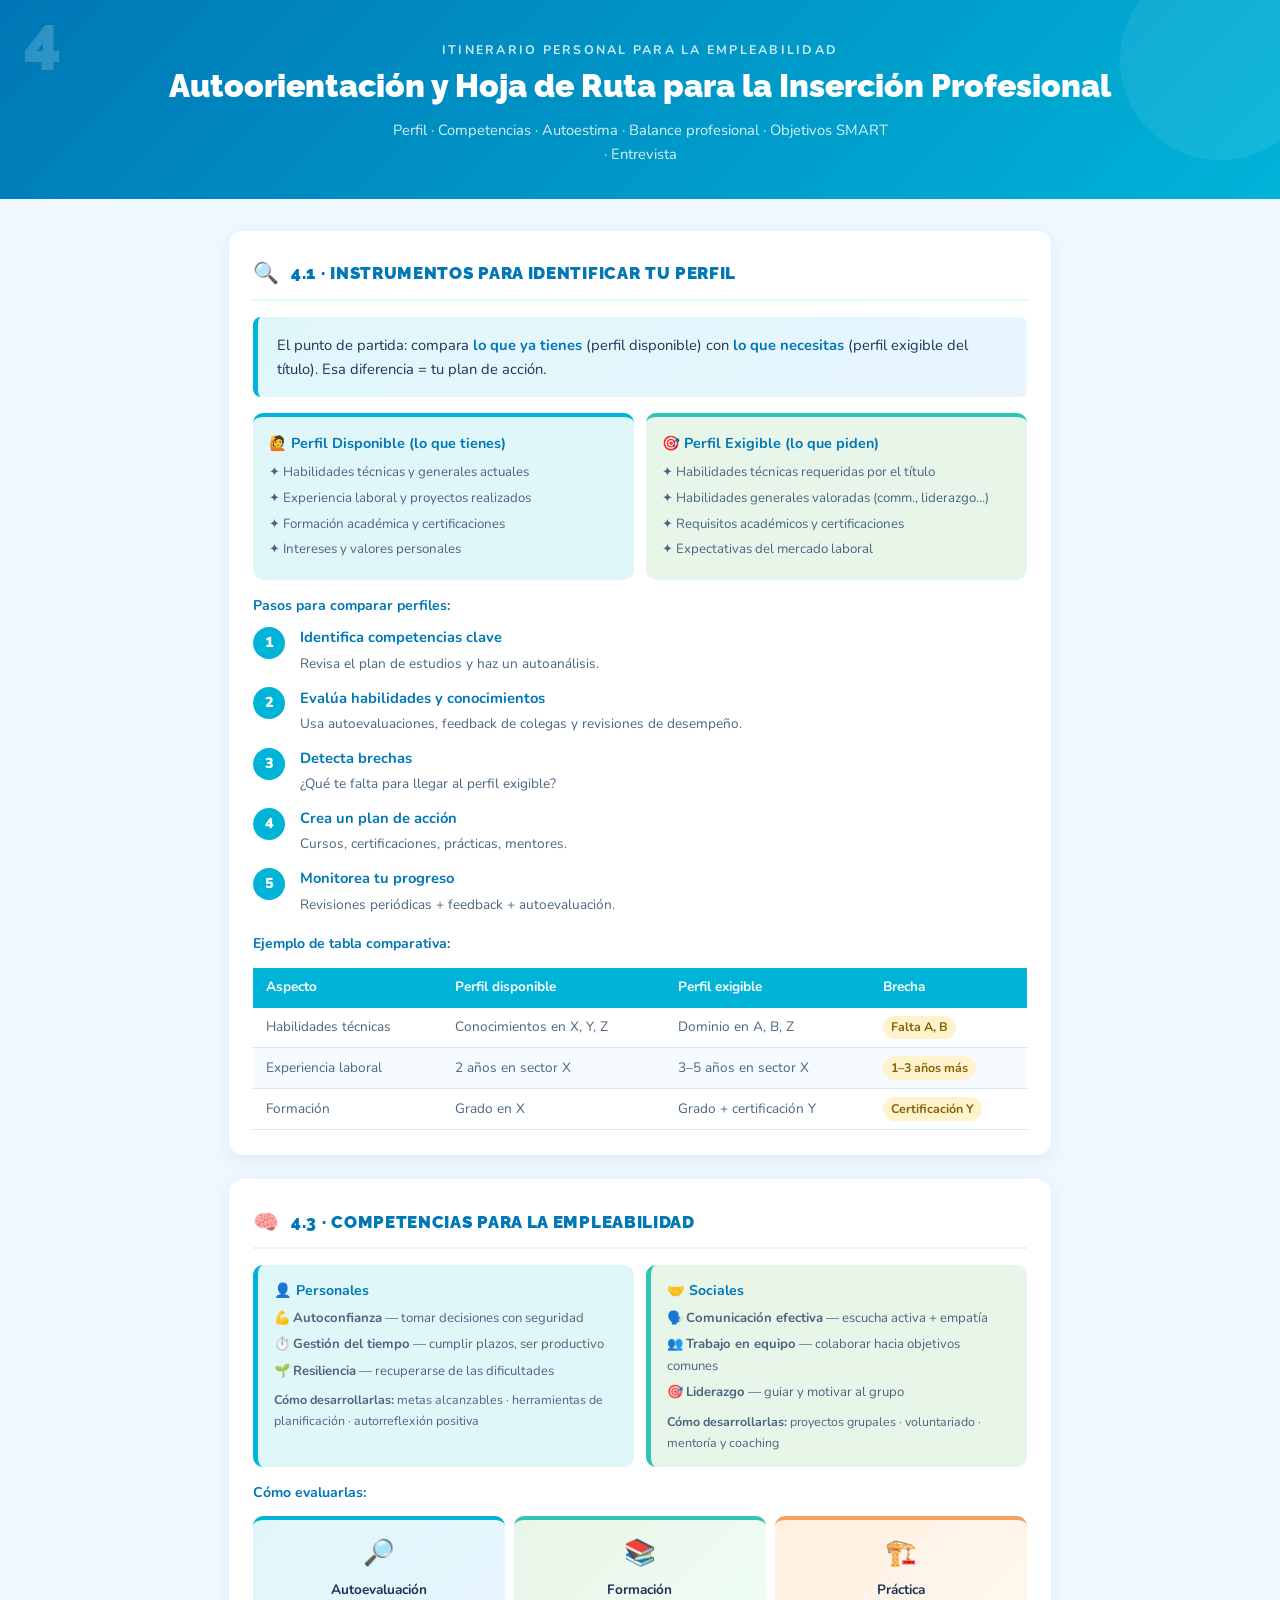
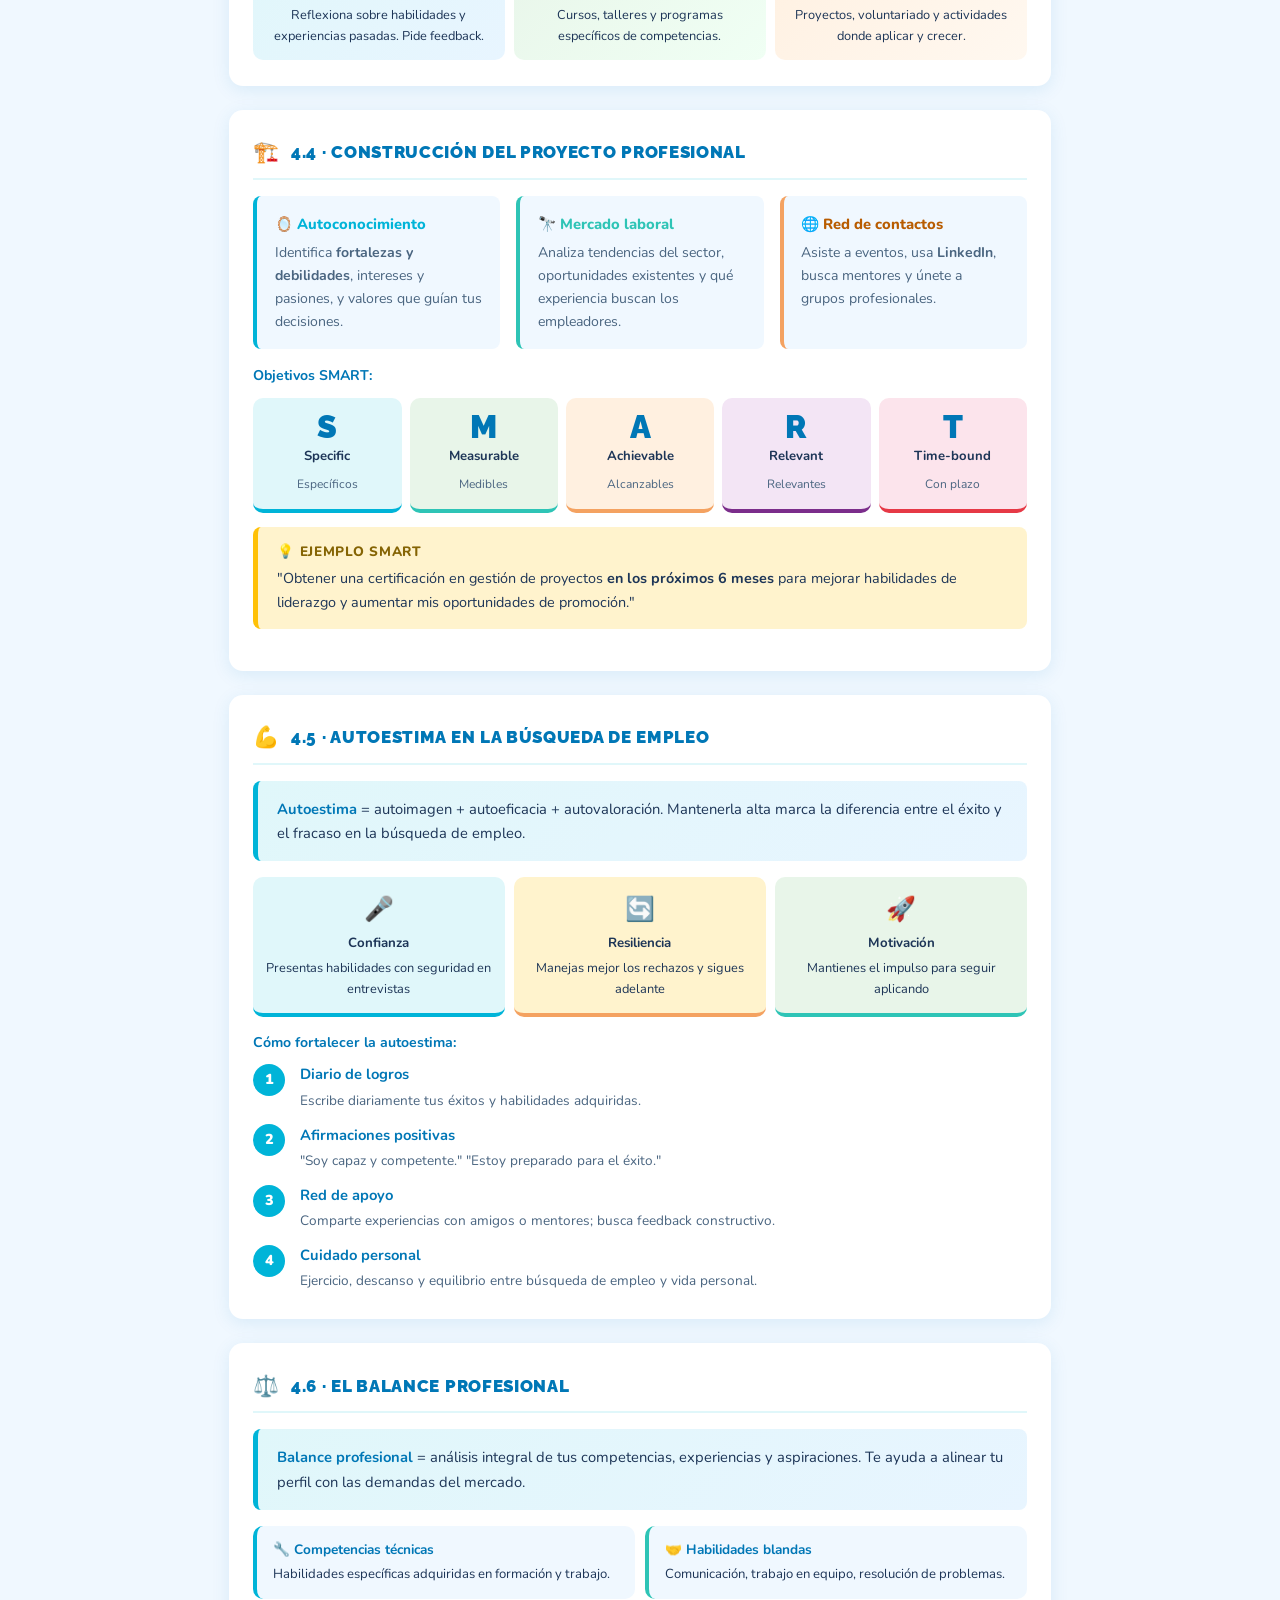
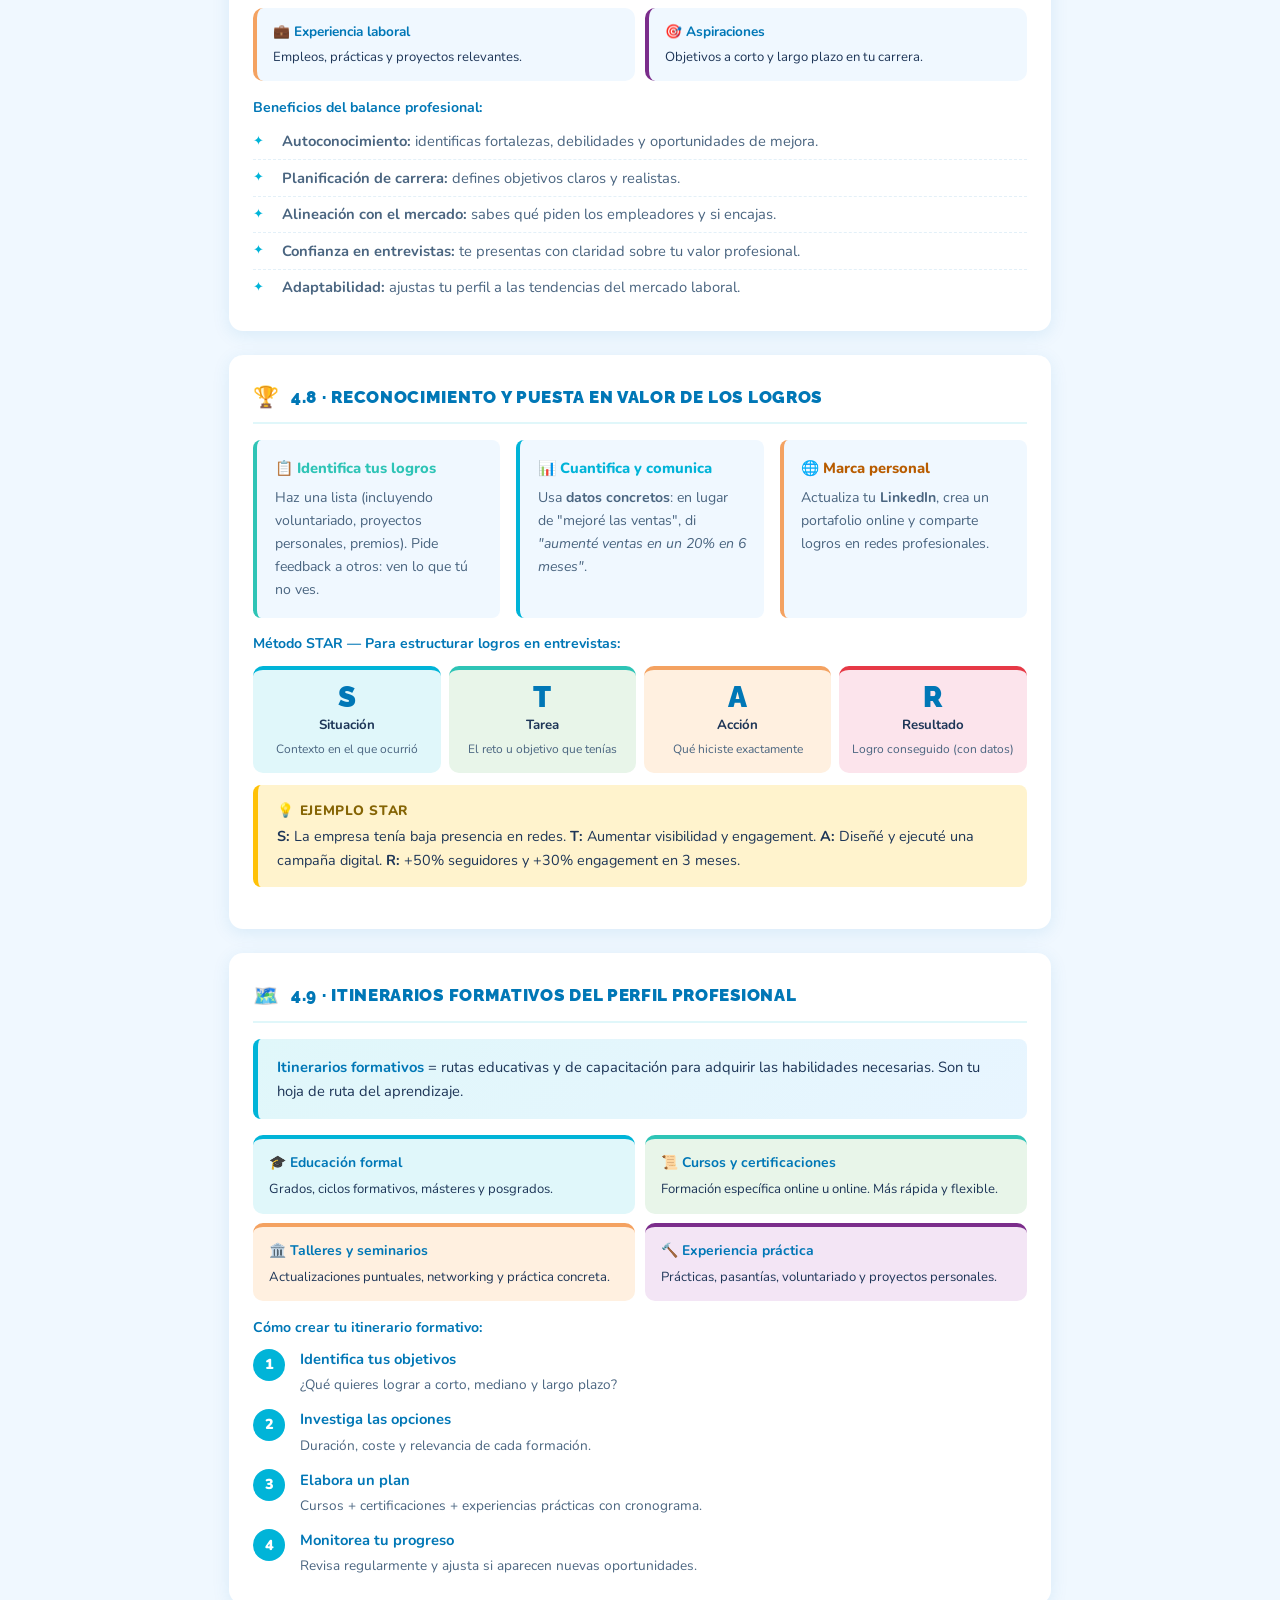
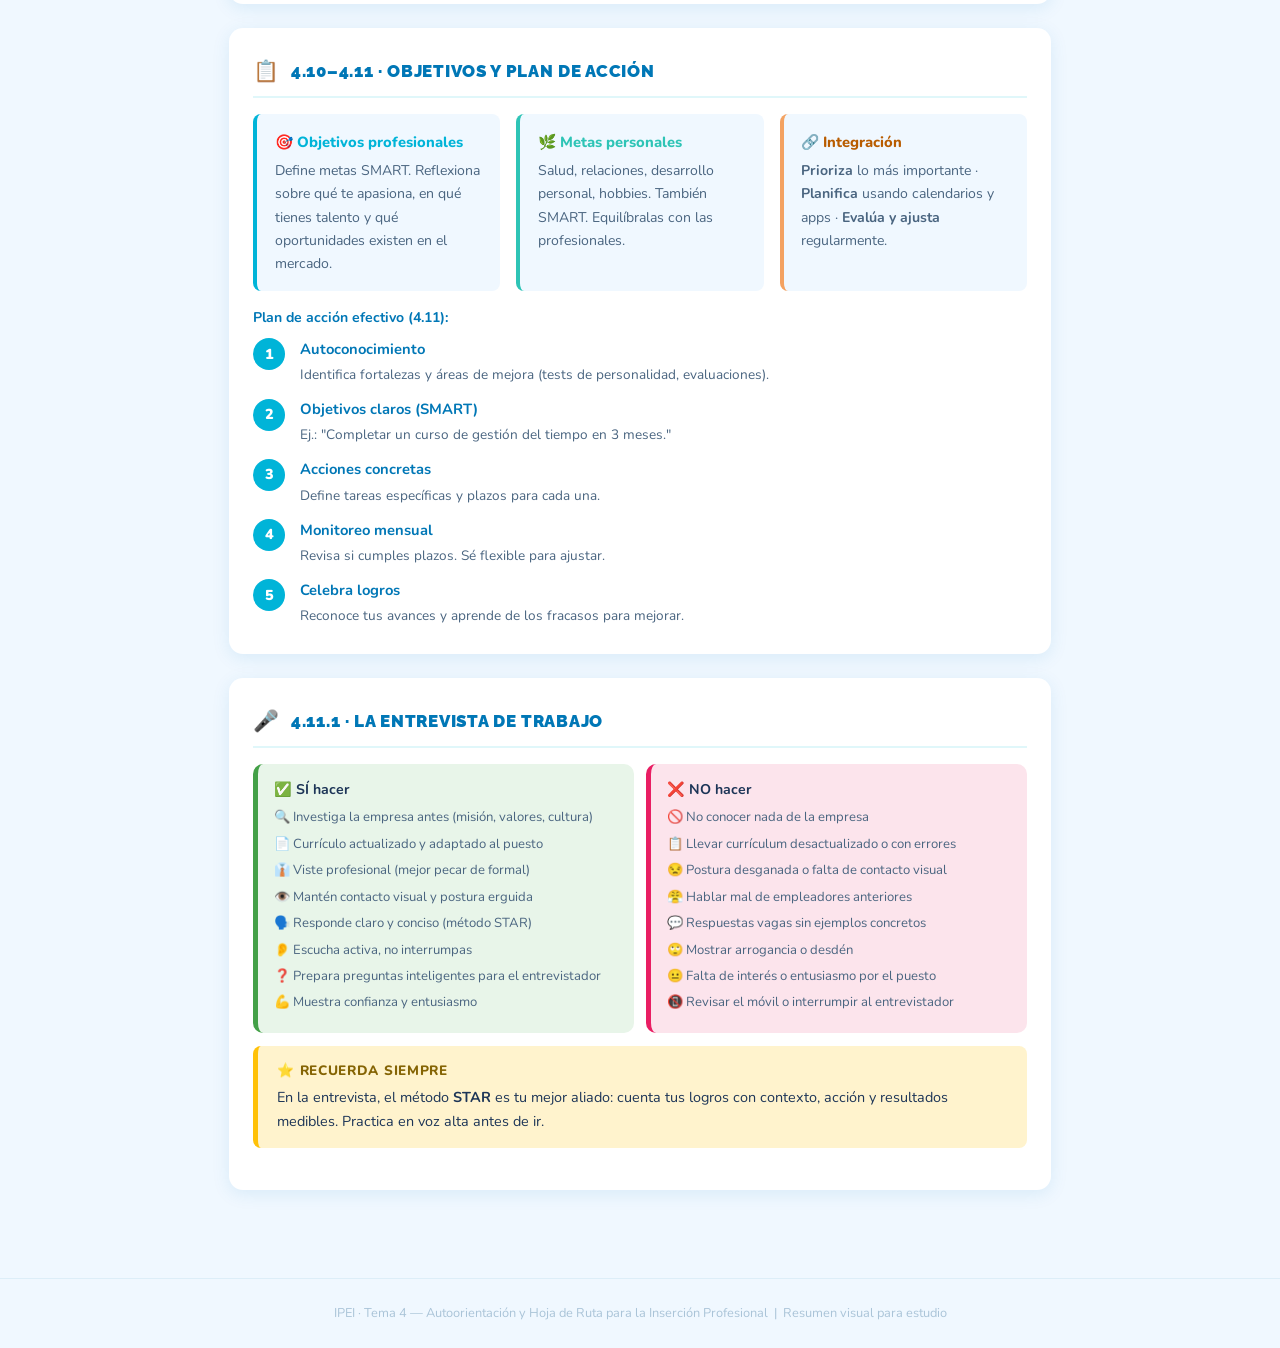
<file: resumen/4-resumen.html>
<!DOCTYPE html>
<html lang="es">
<head>
  <meta charset="UTF-8" />
  <meta name="viewport" content="width=device-width, initial-scale=1.0"/>
  <title>Tema 4 · Autoorientación y Hoja de Ruta para la Inserción Profesional</title>
  <link rel="stylesheet" href="../estilos.css" />
  <style>
    /* ===== COLORES PROPIOS DEL TEMA 4 ===== */
    :root {
      --t4-verde:   #2ec4b6;
      --t4-naranja: #f4a261;
      --t4-rojo:    #e63946;
      --t4-morado:  #7b2d8b;
      --t4-azul:    #00b4d8;
      --t4-lima:    #52b788;
    }

    /* ===== GRID DE PERFILES ===== */
    .perfiles-grid {
      display: grid;
      grid-template-columns: 1fr 1fr;
      gap: 0.8rem;
      margin-top: 0.7rem;
    }
    .perfil-card {
      border-radius: 10px;
      padding: 0.9rem 1rem;
      font-size: 0.83rem;
    }
    .perfil-disp { background: #e0f7fa; border-top: 4px solid var(--t4-azul); }
    .perfil-exig { background: #e8f5e9; border-top: 4px solid var(--t4-verde); }
    .perfil-card strong {
      display: block;
      font-size: 0.9rem;
      margin-bottom: 0.4rem;
      color: var(--color-primario-oscuro);
    }
    .perfil-card li { margin-bottom: 0.25rem; color: var(--color-texto-suave); }

    /* ===== TABLA COMPARATIVA ===== */
    .tabla-comparativa {
      width: 100%;
      border-collapse: collapse;
      font-size: 0.85rem;
      margin-top: 0.8rem;
    }
    .tabla-comparativa th {
      background: var(--color-primario);
      color: white;
      padding: 0.55rem 0.8rem;
      text-align: left;
      font-weight: 700;
    }
    .tabla-comparativa td {
      padding: 0.5rem 0.8rem;
      border-bottom: 1px solid #d0eaf5;
      color: var(--color-texto-suave);
    }
    .tabla-comparativa tr:nth-child(even) td { background: #f5fbff; }
    .brecha-badge {
      display: inline-block;
      background: #fff3cd;
      color: #856404;
      border-radius: 12px;
      padding: 0.1rem 0.5rem;
      font-size: 0.78rem;
      font-weight: 700;
    }

    /* ===== SMART ===== */
    .smart-grid {
      display: flex;
      gap: 0.5rem;
      margin-top: 0.7rem;
      flex-wrap: wrap;
    }
    .smart-item {
      flex: 1 1 100px;
      border-radius: 10px;
      padding: 0.8rem 0.6rem;
      text-align: center;
    }
    .s-s { background: #e0f7fa; border-bottom: 4px solid var(--t4-azul); }
    .s-m { background: #e8f5e9; border-bottom: 4px solid var(--t4-verde); }
    .s-a { background: #fff0e0; border-bottom: 4px solid var(--t4-naranja); }
    .s-r { background: #f3e5f5; border-bottom: 4px solid var(--t4-morado); }
    .s-t { background: #fce4ec; border-bottom: 4px solid var(--t4-rojo); }
    .smart-letra {
      font-family: var(--fuente-titulo),sans-serif;
      font-size: 2rem;
      font-weight: 900;
      line-height: 1;
      color: var(--color-primario-oscuro);
    }
    .smart-item strong { display: block; font-size: 0.82rem; margin: 0.2rem 0 0.1rem; }
    .smart-item span { font-size: 0.75rem; color: var(--color-texto-suave); }

    /* ===== COMPETENCIAS PERSONALES Y SOCIALES ===== */
    .comp-grid {
      display: grid;
      grid-template-columns: 1fr 1fr;
      gap: 0.7rem;
      margin-top: 0.7rem;
    }
    .comp-card {
      border-radius: 10px;
      padding: 0.85rem 1rem;
      font-size: 0.82rem;
    }
    .comp-pers { background: #e0f7fa; border-left: 5px solid var(--t4-azul); }
    .comp-soc  { background: #e8f5e9; border-left: 5px solid var(--t4-verde); }
    .comp-card strong { display: block; font-size: 0.88rem; color: var(--color-primario-oscuro); margin-bottom: 0.35rem; }
    .comp-card li { margin-bottom: 0.3rem; color: var(--color-texto-suave); }

    /* ===== COMO EVALUAR ===== */
    .eval-grid {
      display: grid;
      grid-template-columns: repeat(3, 1fr);
      gap: 0.6rem;
      margin-top: 0.7rem;
    }
    .eval-card {
      border-radius: 10px;
      padding: 0.8rem;
      text-align: center;
      font-size: 0.8rem;
    }
    .ev-1 { background: linear-gradient(135deg,#e0f7fa,#e8f5ff); border-top: 4px solid var(--t4-azul); }
    .ev-2 { background: linear-gradient(135deg,#e8f5e9,#f0fff4); border-top: 4px solid var(--t4-verde); }
    .ev-3 { background: linear-gradient(135deg,#fff0e0,#fff8f0); border-top: 4px solid var(--t4-naranja); }
    .eval-card .ev-icon { font-size: 1.6rem; }
    .eval-card strong { display: block; font-size: 0.85rem; margin: 0.25rem 0; }

    /* ===== AUTOESTIMA ===== */
    .autoestima-grid {
      display: grid;
      grid-template-columns: repeat(3, 1fr);
      gap: 0.6rem;
      margin-top: 0.7rem;
    }
    .ae-card {
      border-radius: 10px;
      padding: 0.8rem;
      text-align: center;
      font-size: 0.8rem;
    }
    .ae-1 { background: #e0f7fa; border-bottom: 4px solid var(--t4-azul); }
    .ae-2 { background: #fff3cd; border-bottom: 4px solid var(--t4-naranja); }
    .ae-3 { background: #e8f5e9; border-bottom: 4px solid var(--t4-verde); }
    .ae-card .ae-icon { font-size: 1.5rem; }
    .ae-card strong { display: block; font-size: 0.83rem; margin: 0.2rem 0; }

    /* ===== BALANCE PROFESIONAL ===== */
    .balance-grid {
      display: grid;
      grid-template-columns: repeat(2, 1fr);
      gap: 0.6rem;
      margin-top: 0.7rem;
    }
    .bal-card {
      border-radius: 10px;
      padding: 0.8rem 1rem;
      font-size: 0.82rem;
      border-left: 4px solid var(--color-primario);
      background: var(--color-fondo);
    }
    .bal-card strong { display: block; font-size: 0.85rem; color: var(--color-primario-oscuro); margin-bottom: 0.2rem; }

    /* ===== STAR METHOD ===== */
    .star-grid {
      display: flex;
      gap: 0.5rem;
      margin-top: 0.7rem;
      flex-wrap: wrap;
    }
    .star-item {
      flex: 1 1 120px;
      border-radius: 10px;
      padding: 0.8rem 0.7rem;
      text-align: center;
      font-size: 0.8rem;
    }
    .st-s { background: #e0f7fa; border-top: 4px solid var(--t4-azul); }
    .st-t { background: #e8f5e9; border-top: 4px solid var(--t4-verde); }
    .st-a { background: #fff0e0; border-top: 4px solid var(--t4-naranja); }
    .st-r { background: #fce4ec; border-top: 4px solid var(--t4-rojo); }
    .star-letra {
      font-family: var(--fuente-titulo),sans-serif;
      font-size: 1.8rem;
      font-weight: 900;
      color: var(--color-primario-oscuro);
      line-height: 1;
    }
    .star-item strong { display: block; font-size: 0.83rem; margin: 0.2rem 0 0.1rem; }
    .star-item span { font-size: 0.75rem; color: var(--color-texto-suave); }

    /* ===== ENTREVISTA SÍ/NO ===== */
    .entrevista-grid {
      display: grid;
      grid-template-columns: 1fr 1fr;
      gap: 0.7rem;
      margin-top: 0.7rem;
    }
    .entrev-card {
      border-radius: 10px;
      padding: 0.9rem 1rem;
      font-size: 0.82rem;
    }
    .entrev-si  { background: #e8f5e9; border-left: 5px solid #43a047; }
    .entrev-no  { background: #fce4ec; border-left: 5px solid #e91e63; }
    .entrev-card strong { display: block; font-size: 0.88rem; margin-bottom: 0.35rem; }
    .entrev-card li { margin-bottom: 0.3rem; color: var(--color-texto-suave); }

    /* ===== PLAN DE ACCIÓN (pasos) ===== */
    .plan-pasos {
      display: flex;
      flex-direction: column;
      gap: 0.5rem;
      margin-top: 0.7rem;
    }

    /* ===== ITINERARIOS FORMATIVOS ===== */
    .iter-grid {
      display: grid;
      grid-template-columns: repeat(2, 1fr);
      gap: 0.6rem;
      margin-top: 0.7rem;
    }
    .iter-card {
      border-radius: 10px;
      padding: 0.8rem 1rem;
      font-size: 0.82rem;
    }
    .it-1 { background: #e0f7fa; border-top: 4px solid var(--t4-azul); }
    .it-2 { background: #e8f5e9; border-top: 4px solid var(--t4-verde); }
    .it-3 { background: #fff0e0; border-top: 4px solid var(--t4-naranja); }
    .it-4 { background: #f3e5f5; border-top: 4px solid var(--t4-morado); }
    .iter-card strong { display: block; font-size: 0.87rem; color: var(--color-primario-oscuro); margin-bottom: 0.25rem; }

    /* ===== RESPONSIVE ===== */
    @media(max-width:600px){
      .perfiles-grid, .comp-grid, .entrevista-grid, .balance-grid, .iter-grid { grid-template-columns: 1fr; }
      .eval-grid, .autoestima-grid { grid-template-columns: 1fr; }
      .smart-grid .smart-item, .star-grid .star-item { flex: 1 1 40%; }
    }
  </style>
</head>
<body>

<!-- CABECERA -->
<header class="tema-header">
  <div class="numero-tema">4</div>
  <p class="asignatura">Itinerario Personal para la Empleabilidad</p>
  <h1>Autoorientación y Hoja de Ruta para la Inserción Profesional</h1>
  <p class="subtitulo">Perfil · Competencias · Autoestima · Balance profesional · Objetivos SMART · Entrevista</p>
</header>

<div class="contenedor">

  <!-- 4.1 INSTRUMENTOS PARA IDENTIFICAR TU PERFIL -->
  <div class="seccion">
    <div class="seccion-titulo"><span class="icono">🔍</span> 4.1 · Instrumentos para Identificar tu Perfil</div>
    <div class="destacado">
      El punto de partida: compara <strong>lo que ya tienes</strong> (perfil disponible) con <strong>lo que necesitas</strong> (perfil exigible del título). Esa diferencia = tu plan de acción.
    </div>
    <div class="perfiles-grid">
      <div class="perfil-card perfil-disp">
        <strong>🙋 Perfil Disponible (lo que tienes)</strong>
        <ul style="list-style:none;padding:0;margin:0;">
          <li>✦ Habilidades técnicas y generales actuales</li>
          <li>✦ Experiencia laboral y proyectos realizados</li>
          <li>✦ Formación académica y certificaciones</li>
          <li>✦ Intereses y valores personales</li>
        </ul>
      </div>
      <div class="perfil-card perfil-exig">
        <strong>🎯 Perfil Exigible (lo que piden)</strong>
        <ul style="list-style:none;padding:0;margin:0;">
          <li>✦ Habilidades técnicas requeridas por el título</li>
          <li>✦ Habilidades generales valoradas (comm., liderazgo…)</li>
          <li>✦ Requisitos académicos y certificaciones</li>
          <li>✦ Expectativas del mercado laboral</li>
        </ul>
      </div>
    </div>
    <p style="font-size:0.88rem;font-weight:700;color:var(--color-primario-oscuro);margin:0.9rem 0 0.3rem;">Pasos para comparar perfiles:</p>
    <div class="pasos">
      <div class="paso"><div class="paso-num">1</div><div class="paso-contenido"><strong>Identifica competencias clave</strong><span>Revisa el plan de estudios y haz un autoanálisis.</span></div></div>
      <div class="paso"><div class="paso-num">2</div><div class="paso-contenido"><strong>Evalúa habilidades y conocimientos</strong><span>Usa autoevaluaciones, feedback de colegas y revisiones de desempeño.</span></div></div>
      <div class="paso"><div class="paso-num">3</div><div class="paso-contenido"><strong>Detecta brechas</strong><span>¿Qué te falta para llegar al perfil exigible?</span></div></div>
      <div class="paso"><div class="paso-num">4</div><div class="paso-contenido"><strong>Crea un plan de acción</strong><span>Cursos, certificaciones, prácticas, mentores.</span></div></div>
      <div class="paso"><div class="paso-num">5</div><div class="paso-contenido"><strong>Monitorea tu progreso</strong><span>Revisiones periódicas + feedback + autoevaluación.</span></div></div>
    </div>

    <p style="font-size:0.88rem;font-weight:700;color:var(--color-primario-oscuro);margin:0.9rem 0 0.3rem;">Ejemplo de tabla comparativa:</p>
    <table class="tabla-comparativa">
      <thead><tr><th>Aspecto</th><th>Perfil disponible</th><th>Perfil exigible</th><th>Brecha</th></tr></thead>
      <tbody>
      <tr><td>Habilidades técnicas</td><td>Conocimientos en X, Y, Z</td><td>Dominio en A, B, Z</td><td><span class="brecha-badge">Falta A, B</span></td></tr>
      <tr><td>Experiencia laboral</td><td>2 años en sector X</td><td>3–5 años en sector X</td><td><span class="brecha-badge">1–3 años más</span></td></tr>
      <tr><td>Formación</td><td>Grado en X</td><td>Grado + certificación Y</td><td><span class="brecha-badge">Certificación Y</span></td></tr>
      </tbody>
    </table>
  </div>

  <!-- 4.3 COMPETENCIAS PERSONALES Y SOCIALES -->
  <div class="seccion">
    <div class="seccion-titulo"><span class="icono">🧠</span> 4.3 · Competencias para la Empleabilidad</div>
    <div class="comp-grid">
      <div class="comp-card comp-pers">
        <strong>👤 Personales</strong>
        <ul style="list-style:none;padding:0;margin:0;">
          <li>💪 <b>Autoconfianza</b> — tomar decisiones con seguridad</li>
          <li>⏱️ <b>Gestión del tiempo</b> — cumplir plazos, ser productivo</li>
          <li>🌱 <b>Resiliencia</b> — recuperarse de las dificultades</li>
        </ul>
        <div style="margin-top:0.5rem;font-size:0.78rem;color:var(--color-texto-suave);">
          <b>Cómo desarrollarlas:</b> metas alcanzables · herramientas de planificación · autorreflexión positiva
        </div>
      </div>
      <div class="comp-card comp-soc">
        <strong>🤝 Sociales</strong>
        <ul style="list-style:none;padding:0;margin:0;">
          <li>🗣️ <b>Comunicación efectiva</b> — escucha activa + empatía</li>
          <li>👥 <b>Trabajo en equipo</b> — colaborar hacia objetivos comunes</li>
          <li>🎯 <b>Liderazgo</b> — guiar y motivar al grupo</li>
        </ul>
        <div style="margin-top:0.5rem;font-size:0.78rem;color:var(--color-texto-suave);">
          <b>Cómo desarrollarlas:</b> proyectos grupales · voluntariado · mentoría y coaching
        </div>
      </div>
    </div>
    <p style="font-size:0.88rem;font-weight:700;color:var(--color-primario-oscuro);margin:0.9rem 0 0.3rem;">Cómo evaluarlas:</p>
    <div class="eval-grid">
      <div class="eval-card ev-1">
        <div class="ev-icon">🔎</div>
        <strong>Autoevaluación</strong>
        <span>Reflexiona sobre habilidades y experiencias pasadas. Pide feedback.</span>
      </div>
      <div class="eval-card ev-2">
        <div class="ev-icon">📚</div>
        <strong>Formación</strong>
        <span>Cursos, talleres y programas específicos de competencias.</span>
      </div>
      <div class="eval-card ev-3">
        <div class="ev-icon">🏗️</div>
        <strong>Práctica</strong>
        <span>Proyectos, voluntariado y actividades donde aplicar y crecer.</span>
      </div>
    </div>
  </div>

  <!-- 4.4 CONSTRUCCIÓN DEL PROYECTO PROFESIONAL -->
  <div class="seccion">
    <div class="seccion-titulo"><span class="icono">🏗️</span> 4.4 · Construcción del Proyecto Profesional</div>
    <div class="tarjetas">
      <div class="tarjeta" style="border-left-color:var(--t4-azul);">
        <div class="tarjeta-titulo" style="color:var(--t4-azul);">🪞 Autoconocimiento</div>
        <p>Identifica <b>fortalezas y debilidades</b>, intereses y pasiones, y valores que guían tus decisiones.</p>
      </div>
      <div class="tarjeta" style="border-left-color:var(--t4-verde);">
        <div class="tarjeta-titulo" style="color:var(--t4-verde);">🔭 Mercado laboral</div>
        <p>Analiza tendencias del sector, oportunidades existentes y qué experiencia buscan los empleadores.</p>
      </div>
      <div class="tarjeta" style="border-left-color:var(--t4-naranja);">
        <div class="tarjeta-titulo" style="color:#b85c00;">🌐 Red de contactos</div>
        <p>Asiste a eventos, usa <b>LinkedIn</b>, busca mentores y únete a grupos profesionales.</p>
      </div>
    </div>
    <p style="font-size:0.88rem;font-weight:700;color:var(--color-primario-oscuro);margin:0.9rem 0 0.3rem;">Objetivos SMART:</p>
    <div class="smart-grid">
      <div class="smart-item s-s"><div class="smart-letra">S</div><strong>Specific</strong><span>Específicos</span></div>
      <div class="smart-item s-m"><div class="smart-letra">M</div><strong>Measurable</strong><span>Medibles</span></div>
      <div class="smart-item s-a"><div class="smart-letra">A</div><strong>Achievable</strong><span>Alcanzables</span></div>
      <div class="smart-item s-r"><div class="smart-letra">R</div><strong>Relevant</strong><span>Relevantes</span></div>
      <div class="smart-item s-t"><div class="smart-letra">T</div><strong>Time-bound</strong><span>Con plazo</span></div>
    </div>
    <div class="recuerda" style="margin-top:0.9rem;">
      <div class="recuerda-titulo">💡 Ejemplo SMART</div>
      "Obtener una certificación en gestión de proyectos <b>en los próximos 6 meses</b> para mejorar habilidades de liderazgo y aumentar mis oportunidades de promoción."
    </div>
  </div>

  <!-- 4.5 AUTOESTIMA -->
  <div class="seccion">
    <div class="seccion-titulo"><span class="icono">💪</span> 4.5 · Autoestima en la Búsqueda de Empleo</div>
    <div class="destacado">
      <strong>Autoestima</strong> = autoimagen + autoeficacia + autovaloración. Mantenerla alta marca la diferencia entre el éxito y el fracaso en la búsqueda de empleo.
    </div>
    <div class="autoestima-grid">
      <div class="ae-card ae-1">
        <div class="ae-icon">🎤</div>
        <strong>Confianza</strong>
        <span>Presentas habilidades con seguridad en entrevistas</span>
      </div>
      <div class="ae-card ae-2">
        <div class="ae-icon">🔄</div>
        <strong>Resiliencia</strong>
        <span>Manejas mejor los rechazos y sigues adelante</span>
      </div>
      <div class="ae-card ae-3">
        <div class="ae-icon">🚀</div>
        <strong>Motivación</strong>
        <span>Mantienes el impulso para seguir aplicando</span>
      </div>
    </div>
    <p style="font-size:0.88rem;font-weight:700;color:var(--color-primario-oscuro);margin:0.9rem 0 0.3rem;">Cómo fortalecer la autoestima:</p>
    <div class="pasos">
      <div class="paso"><div class="paso-num">1</div><div class="paso-contenido"><strong>Diario de logros</strong><span>Escribe diariamente tus éxitos y habilidades adquiridas.</span></div></div>
      <div class="paso"><div class="paso-num">2</div><div class="paso-contenido"><strong>Afirmaciones positivas</strong><span>"Soy capaz y competente." "Estoy preparado para el éxito."</span></div></div>
      <div class="paso"><div class="paso-num">3</div><div class="paso-contenido"><strong>Red de apoyo</strong><span>Comparte experiencias con amigos o mentores; busca feedback constructivo.</span></div></div>
      <div class="paso"><div class="paso-num">4</div><div class="paso-contenido"><strong>Cuidado personal</strong><span>Ejercicio, descanso y equilibrio entre búsqueda de empleo y vida personal.</span></div></div>
    </div>
  </div>

  <!-- 4.6 BALANCE PROFESIONAL -->
  <div class="seccion">
    <div class="seccion-titulo"><span class="icono">⚖️</span> 4.6 · El Balance Profesional</div>
    <div class="destacado">
      <strong>Balance profesional</strong> = análisis integral de tus competencias, experiencias y aspiraciones. Te ayuda a alinear tu perfil con las demandas del mercado.
    </div>
    <div class="balance-grid">
      <div class="bal-card" style="border-color:var(--t4-azul);">
        <strong>🔧 Competencias técnicas</strong>
        Habilidades específicas adquiridas en formación y trabajo.
      </div>
      <div class="bal-card" style="border-color:var(--t4-verde);">
        <strong>🤝 Habilidades blandas</strong>
        Comunicación, trabajo en equipo, resolución de problemas.
      </div>
      <div class="bal-card" style="border-color:var(--t4-naranja);">
        <strong>💼 Experiencia laboral</strong>
        Empleos, prácticas y proyectos relevantes.
      </div>
      <div class="bal-card" style="border-color:var(--t4-morado);">
        <strong>🎯 Aspiraciones</strong>
        Objetivos a corto y largo plazo en tu carrera.
      </div>
    </div>
    <p style="font-size:0.88rem;font-weight:700;color:var(--color-primario-oscuro);margin:0.9rem 0 0.3rem;">Beneficios del balance profesional:</p>
    <ul class="lista-check">
      <li><b>Autoconocimiento:</b> identificas fortalezas, debilidades y oportunidades de mejora.</li>
      <li><b>Planificación de carrera:</b> defines objetivos claros y realistas.</li>
      <li><b>Alineación con el mercado:</b> sabes qué piden los empleadores y si encajas.</li>
      <li><b>Confianza en entrevistas:</b> te presentas con claridad sobre tu valor profesional.</li>
      <li><b>Adaptabilidad:</b> ajustas tu perfil a las tendencias del mercado laboral.</li>
    </ul>
  </div>

  <!-- 4.8 LOGROS PERSONALES + STAR -->
  <div class="seccion">
    <div class="seccion-titulo"><span class="icono">🏆</span> 4.8 · Reconocimiento y Puesta en Valor de los Logros</div>
    <div class="tarjetas">
      <div class="tarjeta" style="border-left-color:var(--t4-verde);">
        <div class="tarjeta-titulo" style="color:var(--t4-verde);">📋 Identifica tus logros</div>
        <p>Haz una lista (incluyendo voluntariado, proyectos personales, premios). Pide feedback a otros: ven lo que tú no ves.</p>
      </div>
      <div class="tarjeta" style="border-left-color:var(--t4-azul);">
        <div class="tarjeta-titulo" style="color:var(--t4-azul);">📊 Cuantifica y comunica</div>
        <p>Usa <b>datos concretos</b>: en lugar de "mejoré las ventas", di <em>"aumenté ventas en un 20% en 6 meses"</em>.</p>
      </div>
      <div class="tarjeta" style="border-left-color:var(--t4-naranja);">
        <div class="tarjeta-titulo" style="color:#b85c00;">🌐 Marca personal</div>
        <p>Actualiza tu <b>LinkedIn</b>, crea un portafolio online y comparte logros en redes profesionales.</p>
      </div>
    </div>

    <p style="font-size:0.88rem;font-weight:700;color:var(--color-primario-oscuro);margin:0.9rem 0 0.3rem;">Método STAR — Para estructurar logros en entrevistas:</p>
    <div class="star-grid">
      <div class="star-item st-s"><div class="star-letra">S</div><strong>Situación</strong><span>Contexto en el que ocurrió</span></div>
      <div class="star-item st-t"><div class="star-letra">T</div><strong>Tarea</strong><span>El reto u objetivo que tenías</span></div>
      <div class="star-item st-a"><div class="star-letra">A</div><strong>Acción</strong><span>Qué hiciste exactamente</span></div>
      <div class="star-item st-r"><div class="star-letra">R</div><strong>Resultado</strong><span>Logro conseguido (con datos)</span></div>
    </div>
    <div class="recuerda" style="margin-top:0.8rem;">
      <div class="recuerda-titulo">💡 Ejemplo STAR</div>
      <b>S:</b> La empresa tenía baja presencia en redes. <b>T:</b> Aumentar visibilidad y engagement. <b>A:</b> Diseñé y ejecuté una campaña digital. <b>R:</b> +50% seguidores y +30% engagement en 3 meses.
    </div>
  </div>

  <!-- 4.9 ITINERARIOS FORMATIVOS -->
  <div class="seccion">
    <div class="seccion-titulo"><span class="icono">🗺️</span> 4.9 · Itinerarios Formativos del Perfil Profesional</div>
    <div class="destacado">
      <strong>Itinerarios formativos</strong> = rutas educativas y de capacitación para adquirir las habilidades necesarias. Son tu hoja de ruta del aprendizaje.
    </div>
    <div class="iter-grid">
      <div class="iter-card it-1">
        <strong>🎓 Educación formal</strong>
        Grados, ciclos formativos, másteres y posgrados.
      </div>
      <div class="iter-card it-2">
        <strong>📜 Cursos y certificaciones</strong>
        Formación específica online u online. Más rápida y flexible.
      </div>
      <div class="iter-card it-3">
        <strong>🏛️ Talleres y seminarios</strong>
        Actualizaciones puntuales, networking y práctica concreta.
      </div>
      <div class="iter-card it-4">
        <strong>🔨 Experiencia práctica</strong>
        Prácticas, pasantías, voluntariado y proyectos personales.
      </div>
    </div>
    <p style="font-size:0.88rem;font-weight:700;color:var(--color-primario-oscuro);margin:0.9rem 0 0.3rem;">Cómo crear tu itinerario formativo:</p>
    <div class="pasos">
      <div class="paso"><div class="paso-num">1</div><div class="paso-contenido"><strong>Identifica tus objetivos</strong><span>¿Qué quieres lograr a corto, mediano y largo plazo?</span></div></div>
      <div class="paso"><div class="paso-num">2</div><div class="paso-contenido"><strong>Investiga las opciones</strong><span>Duración, coste y relevancia de cada formación.</span></div></div>
      <div class="paso"><div class="paso-num">3</div><div class="paso-contenido"><strong>Elabora un plan</strong><span>Cursos + certificaciones + experiencias prácticas con cronograma.</span></div></div>
      <div class="paso"><div class="paso-num">4</div><div class="paso-contenido"><strong>Monitorea tu progreso</strong><span>Revisa regularmente y ajusta si aparecen nuevas oportunidades.</span></div></div>
    </div>
  </div>

  <!-- 4.10 OBJETIVOS + 4.11 PLAN DE ACCIÓN -->
  <div class="seccion">
    <div class="seccion-titulo"><span class="icono">📋</span> 4.10–4.11 · Objetivos y Plan de Acción</div>
    <div class="tarjetas">
      <div class="tarjeta" style="border-left-color:var(--t4-azul);">
        <div class="tarjeta-titulo" style="color:var(--t4-azul);">🎯 Objetivos profesionales</div>
        <p>Define metas SMART. Reflexiona sobre qué te apasiona, en qué tienes talento y qué oportunidades existen en el mercado.</p>
      </div>
      <div class="tarjeta" style="border-left-color:var(--t4-verde);">
        <div class="tarjeta-titulo" style="color:var(--t4-verde);">🌿 Metas personales</div>
        <p>Salud, relaciones, desarrollo personal, hobbies. También SMART. Equilíbralas con las profesionales.</p>
      </div>
      <div class="tarjeta" style="border-left-color:var(--t4-naranja);">
        <div class="tarjeta-titulo" style="color:#b85c00;">🔗 Integración</div>
        <p><b>Prioriza</b> lo más importante · <b>Planifica</b> usando calendarios y apps · <b>Evalúa y ajusta</b> regularmente.</p>
      </div>
    </div>
    <p style="font-size:0.88rem;font-weight:700;color:var(--color-primario-oscuro);margin:0.9rem 0 0.3rem;">Plan de acción efectivo (4.11):</p>
    <div class="pasos">
      <div class="paso"><div class="paso-num">1</div><div class="paso-contenido"><strong>Autoconocimiento</strong><span>Identifica fortalezas y áreas de mejora (tests de personalidad, evaluaciones).</span></div></div>
      <div class="paso"><div class="paso-num">2</div><div class="paso-contenido"><strong>Objetivos claros (SMART)</strong><span>Ej.: "Completar un curso de gestión del tiempo en 3 meses."</span></div></div>
      <div class="paso"><div class="paso-num">3</div><div class="paso-contenido"><strong>Acciones concretas</strong><span>Define tareas específicas y plazos para cada una.</span></div></div>
      <div class="paso"><div class="paso-num">4</div><div class="paso-contenido"><strong>Monitoreo mensual</strong><span>Revisa si cumples plazos. Sé flexible para ajustar.</span></div></div>
      <div class="paso"><div class="paso-num">5</div><div class="paso-contenido"><strong>Celebra logros</strong><span>Reconoce tus avances y aprende de los fracasos para mejorar.</span></div></div>
    </div>
  </div>

  <!-- 4.11.1 ENTREVISTA DE TRABAJO -->
  <div class="seccion">
    <div class="seccion-titulo"><span class="icono">🎤</span> 4.11.1 · La Entrevista de Trabajo</div>
    <div class="entrevista-grid">
      <div class="entrev-card entrev-si">
        <strong>✅ SÍ hacer</strong>
        <ul style="list-style:none;padding:0;margin:0;">
          <li>🔍 Investiga la empresa antes (misión, valores, cultura)</li>
          <li>📄 Currículo actualizado y adaptado al puesto</li>
          <li>👔 Viste profesional (mejor pecar de formal)</li>
          <li>👁️ Mantén contacto visual y postura erguida</li>
          <li>🗣️ Responde claro y conciso (método STAR)</li>
          <li>👂 Escucha activa, no interrumpas</li>
          <li>❓ Prepara preguntas inteligentes para el entrevistador</li>
          <li>💪 Muestra confianza y entusiasmo</li>
        </ul>
      </div>
      <div class="entrev-card entrev-no">
        <strong>❌ NO hacer</strong>
        <ul style="list-style:none;padding:0;margin:0;">
          <li>🚫 No conocer nada de la empresa</li>
          <li>📋 Llevar currículum desactualizado o con errores</li>
          <li>😒 Postura desganada o falta de contacto visual</li>
          <li>😤 Hablar mal de empleadores anteriores</li>
          <li>💬 Respuestas vagas sin ejemplos concretos</li>
          <li>🙄 Mostrar arrogancia o desdén</li>
          <li>😐 Falta de interés o entusiasmo por el puesto</li>
          <li>📵 Revisar el móvil o interrumpir al entrevistador</li>
        </ul>
      </div>
    </div>
    <div class="recuerda" style="margin-top:0.8rem;">
      <div class="recuerda-titulo">⭐ Recuerda siempre</div>
      En la entrevista, el método <strong>STAR</strong> es tu mejor aliado: cuenta tus logros con contexto, acción y resultados medibles. Practica en voz alta antes de ir.
    </div>
  </div>

</div>

<footer class="pie">
  IPEI · Tema 4 — Autoorientación y Hoja de Ruta para la Inserción Profesional &nbsp;|&nbsp; Resumen visual para estudio
</footer>

</body>
</html>
</file>
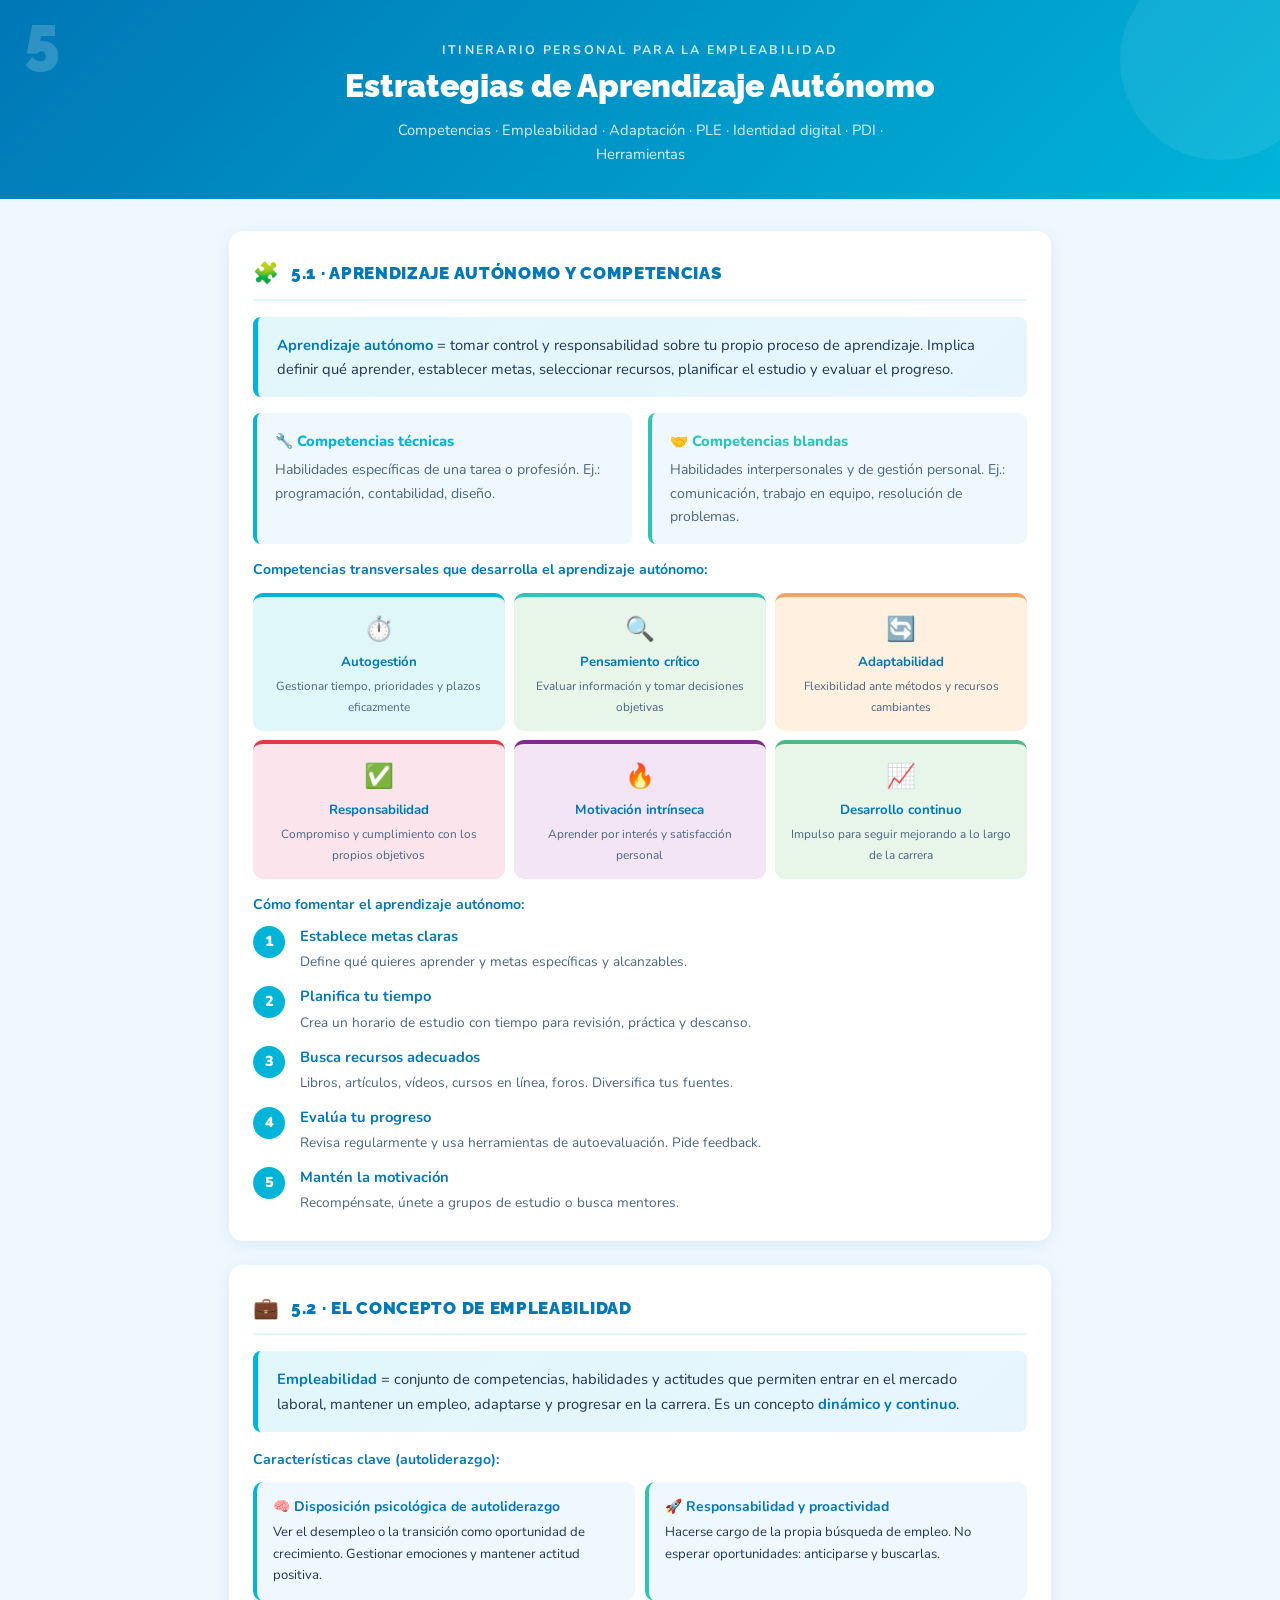
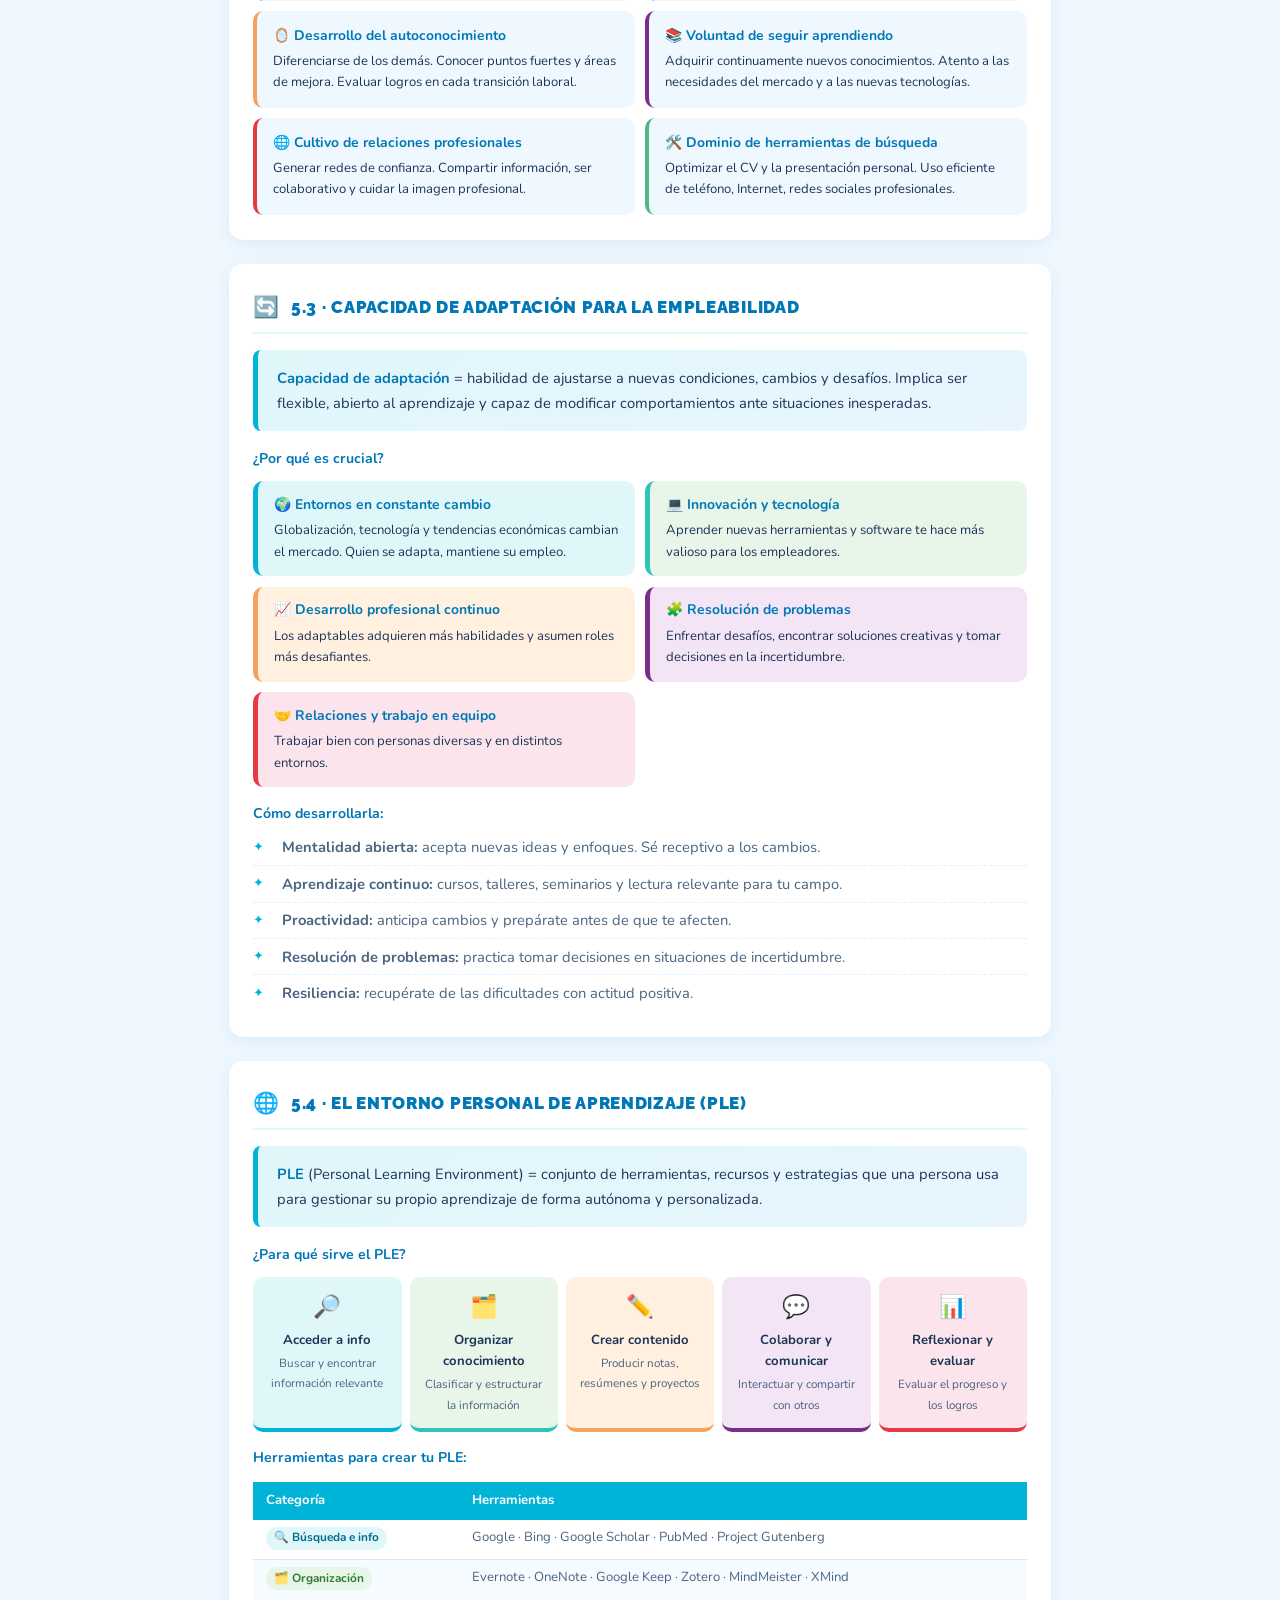
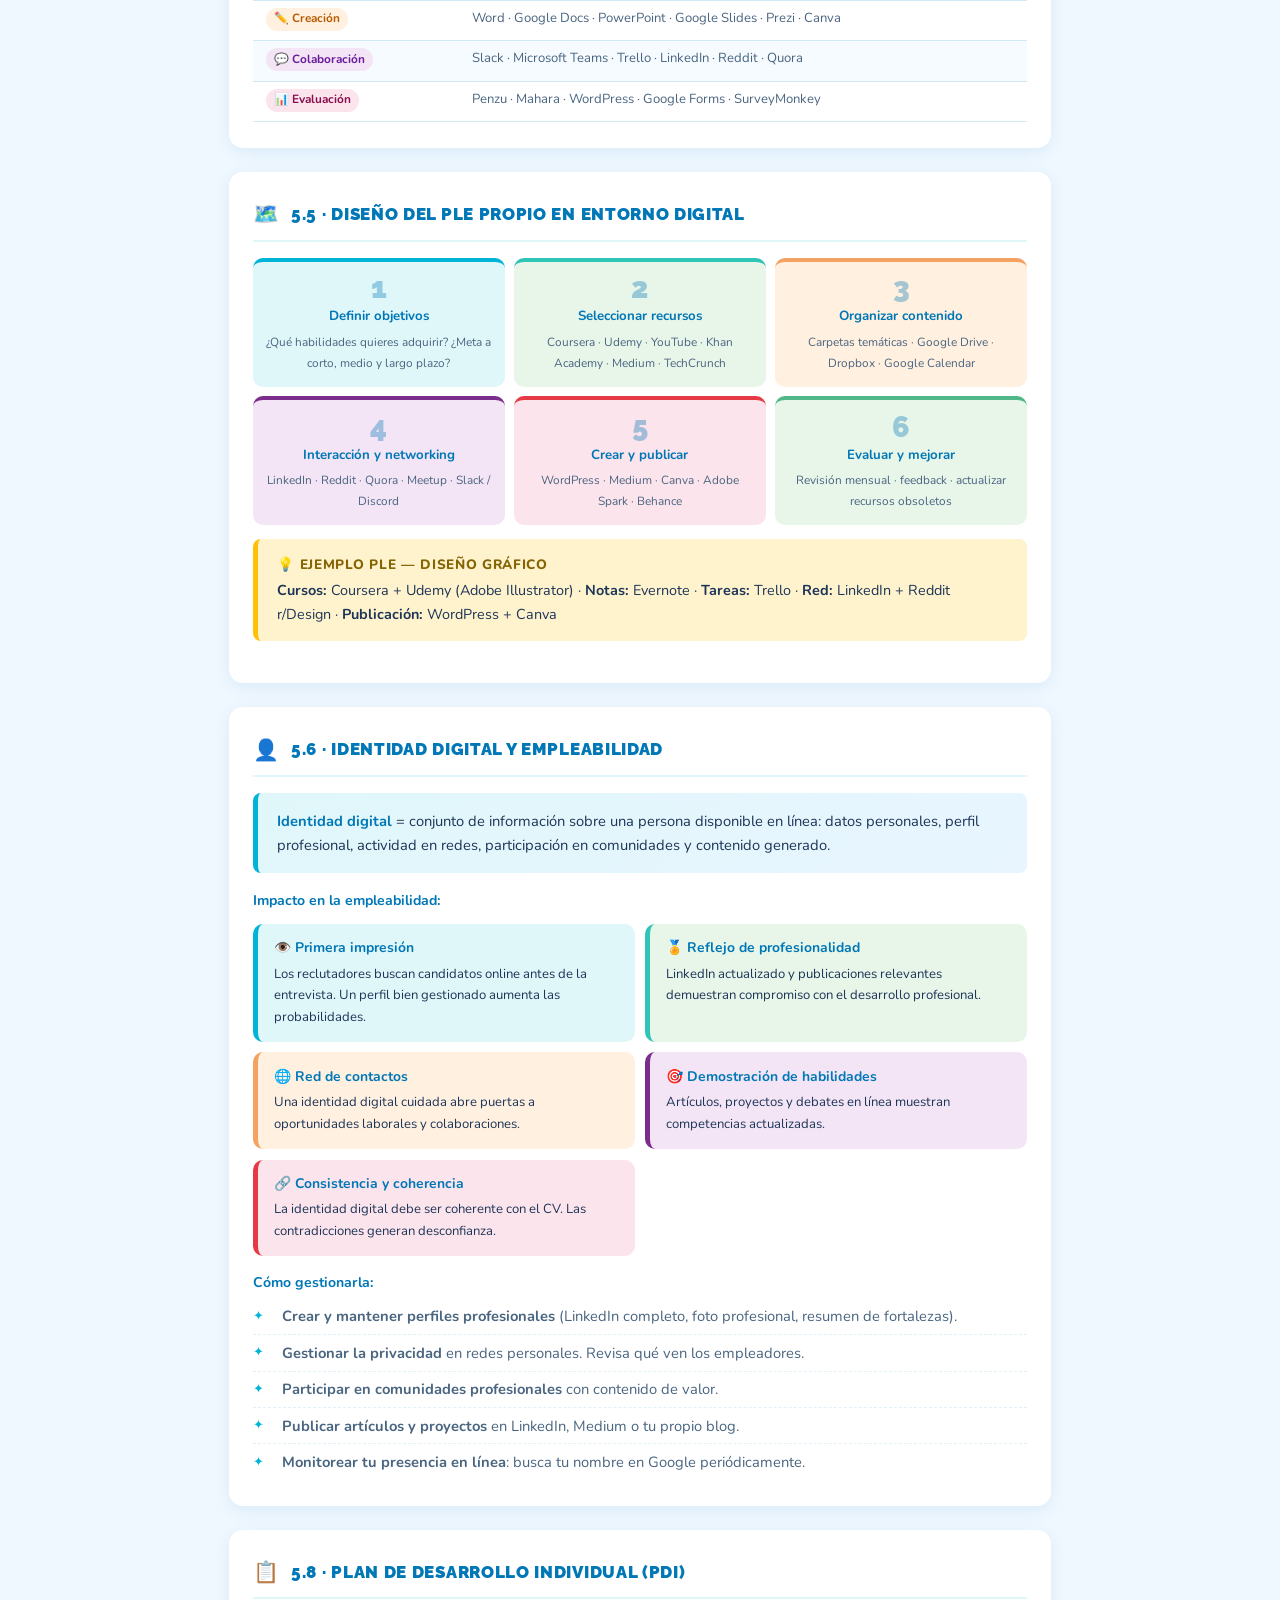
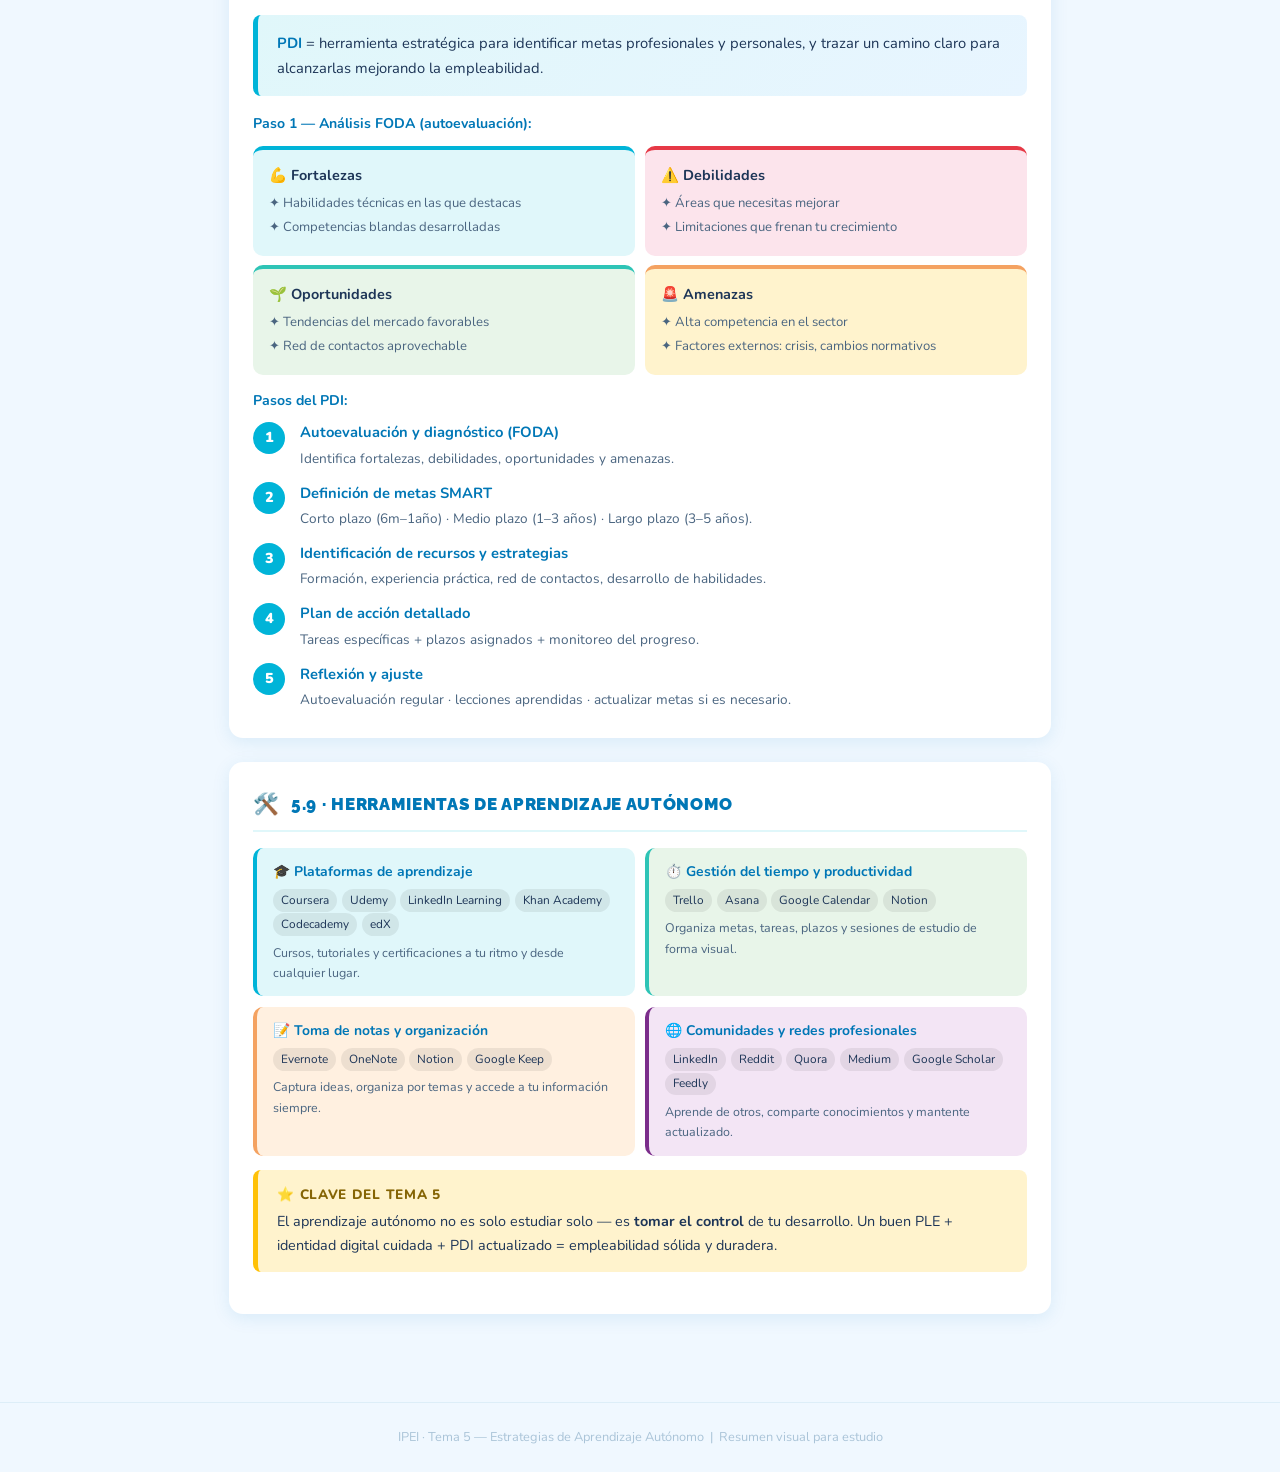
<file: resumen/5-resumen.html>
<!DOCTYPE html>
<html lang="es">
<head>
  <meta charset="UTF-8" />
  <meta name="viewport" content="width=device-width, initial-scale=1.0"/>
  <title>Tema 5 · Estrategias de Aprendizaje Autónomo</title>
  <link rel="stylesheet" href="../estilos.css" />
  <style>
    /* ===== COLORES PROPIOS DEL TEMA 5 ===== */
    :root {
      --t5-verde:   #2ec4b6;
      --t5-naranja: #f4a261;
      --t5-rojo:    #e63946;
      --t5-morado:  #7b2d8b;
      --t5-azul:    #00b4d8;
      --t5-lima:    #52b788;
    }

    /* ===== COMPETENCIAS TRANSVERSALES ===== */
    .transv-grid {
      display: grid;
      grid-template-columns: repeat(3, 1fr);
      gap: 0.6rem;
      margin-top: 0.7rem;
    }
    .transv-card {
      border-radius: 10px;
      padding: 0.8rem;
      text-align: center;
      font-size: 0.8rem;
    }
    .tv-1 { background: #e0f7fa; border-top: 4px solid var(--t5-azul); }
    .tv-2 { background: #e8f5e9; border-top: 4px solid var(--t5-verde); }
    .tv-3 { background: #fff0e0; border-top: 4px solid var(--t5-naranja); }
    .tv-4 { background: #fce4ec; border-top: 4px solid var(--t5-rojo); }
    .tv-5 { background: #f3e5f5; border-top: 4px solid var(--t5-morado); }
    .tv-6 { background: #e8f5e9; border-top: 4px solid var(--t5-lima); }
    .transv-card .tv-icon { font-size: 1.5rem; }
    .transv-card strong { display: block; font-size: 0.83rem; margin: 0.2rem 0 0.1rem; color: var(--color-primario-oscuro); }
    .transv-card span { font-size: 0.74rem; color: var(--color-texto-suave); }

    /* ===== CARACTERÍSTICAS EMPLEABILIDAD ===== */
    .empl-grid {
      display: grid;
      grid-template-columns: repeat(2, 1fr);
      gap: 0.65rem;
      margin-top: 0.7rem;
    }
    .empl-card {
      border-radius: 10px;
      padding: 0.85rem 1rem;
      font-size: 0.82rem;
      border-left: 4px solid var(--color-primario);
      background: var(--color-fondo);
    }
    .empl-card strong { display: block; font-size: 0.87rem; color: var(--color-primario-oscuro); margin-bottom: 0.2rem; }

    /* ===== ADAPTACIÓN — RAZONES ===== */
    .adapt-grid {
      display: grid;
      grid-template-columns: repeat(2, 1fr);
      gap: 0.65rem;
      margin-top: 0.7rem;
    }
    .adapt-card {
      border-radius: 10px;
      padding: 0.8rem 1rem;
      font-size: 0.82rem;
    }
    .ad-1 { background: #e0f7fa; border-left: 5px solid var(--t5-azul); }
    .ad-2 { background: #e8f5e9; border-left: 5px solid var(--t5-verde); }
    .ad-3 { background: #fff0e0; border-left: 5px solid var(--t5-naranja); }
    .ad-4 { background: #f3e5f5; border-left: 5px solid var(--t5-morado); }
    .ad-5 { background: #fce4ec; border-left: 5px solid var(--t5-rojo); }
    .adapt-card strong { display: block; font-size: 0.87rem; color: var(--color-primario-oscuro); margin-bottom: 0.2rem; }

    /* ===== PLE — 5 FUNCIONES ===== */
    .ple-func {
      display: flex;
      gap: 0.5rem;
      flex-wrap: wrap;
      margin-top: 0.7rem;
    }
    .ple-f-item {
      flex: 1 1 130px;
      border-radius: 10px;
      padding: 0.75rem 0.7rem;
      text-align: center;
      font-size: 0.78rem;
    }
    .pf-1 { background: #e0f7fa; border-bottom: 4px solid var(--t5-azul); }
    .pf-2 { background: #e8f5e9; border-bottom: 4px solid var(--t5-verde); }
    .pf-3 { background: #fff0e0; border-bottom: 4px solid var(--t5-naranja); }
    .pf-4 { background: #f3e5f5; border-bottom: 4px solid var(--t5-morado); }
    .pf-5 { background: #fce4ec; border-bottom: 4px solid var(--t5-rojo); }
    .ple-f-item .pf-icon { font-size: 1.4rem; }
    .ple-f-item strong { display: block; font-size: 0.82rem; margin: 0.2rem 0 0.1rem; }
    .ple-f-item span { font-size: 0.73rem; color: var(--color-texto-suave); }

    /* ===== HERRAMIENTAS PLE (tabla) ===== */
    .herr-tabla {
      width: 100%;
      border-collapse: collapse;
      font-size: 0.82rem;
      margin-top: 0.8rem;
    }
    .herr-tabla th {
      background: var(--color-primario);
      color: white;
      padding: 0.5rem 0.8rem;
      text-align: left;
      font-weight: 700;
    }
    .herr-tabla td {
      padding: 0.45rem 0.8rem;
      border-bottom: 1px solid #d0eaf5;
      color: var(--color-texto-suave);
      vertical-align: top;
    }
    .herr-tabla tr:nth-child(even) td { background: #f5fbff; }
    .herr-tabla .cat-badge {
      display: inline-block;
      border-radius: 12px;
      padding: 0.1rem 0.5rem;
      font-size: 0.74rem;
      font-weight: 700;
      margin-bottom: 0.15rem;
    }
    .cat-busq  { background: #e0f7fa; color: #006d8f; }
    .cat-org   { background: #e8f5e9; color: #2e7d32; }
    .cat-crea  { background: #fff0e0; color: #b85c00; }
    .cat-colab { background: #f3e5f5; color: #6a1b9a; }
    .cat-eval  { background: #fce4ec; color: #880e4f; }

    /* ===== DISEÑO PLE — 6 PASOS ===== */
    .ple-pasos {
      display: grid;
      grid-template-columns: repeat(3, 1fr);
      gap: 0.6rem;
      margin-top: 0.7rem;
    }
    .ple-paso {
      border-radius: 10px;
      padding: 0.8rem;
      font-size: 0.8rem;
      text-align: center;
    }
    .pp-1 { background: #e0f7fa; border-top: 4px solid var(--t5-azul); }
    .pp-2 { background: #e8f5e9; border-top: 4px solid var(--t5-verde); }
    .pp-3 { background: #fff0e0; border-top: 4px solid var(--t5-naranja); }
    .pp-4 { background: #f3e5f5; border-top: 4px solid var(--t5-morado); }
    .pp-5 { background: #fce4ec; border-top: 4px solid var(--t5-rojo); }
    .pp-6 { background: #e8f5e9; border-top: 4px solid var(--t5-lima); }
    .ple-paso .pp-num {
      font-family: var(--fuente-titulo),sans-serif;
      font-size: 1.8rem;
      font-weight: 900;
      color: var(--color-primario-oscuro);
      opacity: 0.35;
      line-height: 1;
    }
    .ple-paso strong { display: block; font-size: 0.83rem; margin: 0.2rem 0; color: var(--color-primario-oscuro); }
    .ple-paso span { font-size: 0.74rem; color: var(--color-texto-suave); }

    /* ===== IDENTIDAD DIGITAL ===== */
    .id-grid {
      display: grid;
      grid-template-columns: repeat(2, 1fr);
      gap: 0.65rem;
      margin-top: 0.7rem;
    }
    .id-card {
      border-radius: 10px;
      padding: 0.85rem 1rem;
      font-size: 0.82rem;
    }
    .id-1 { background: #e0f7fa; border-left: 5px solid var(--t5-azul); }
    .id-2 { background: #e8f5e9; border-left: 5px solid var(--t5-verde); }
    .id-3 { background: #fff0e0; border-left: 5px solid var(--t5-naranja); }
    .id-4 { background: #f3e5f5; border-left: 5px solid var(--t5-morado); }
    .id-5 { background: #fce4ec; border-left: 5px solid var(--t5-rojo); }
    .id-card strong { display: block; font-size: 0.87rem; color: var(--color-primario-oscuro); margin-bottom: 0.2rem; }

    /* ===== FODA ===== */
    .foda-grid {
      display: grid;
      grid-template-columns: repeat(2, 1fr);
      gap: 0.6rem;
      margin-top: 0.7rem;
    }
    .foda-card {
      border-radius: 10px;
      padding: 0.85rem 1rem;
      font-size: 0.82rem;
    }
    .foda-f { background: #e0f7fa; border-top: 4px solid var(--t5-azul); }
    .foda-d { background: #fce4ec; border-top: 4px solid var(--t5-rojo); }
    .foda-o { background: #e8f5e9; border-top: 4px solid var(--t5-verde); }
    .foda-a { background: #fff3cd; border-top: 4px solid var(--t5-naranja); }
    .foda-card strong { display: block; font-size: 0.9rem; margin-bottom: 0.3rem; }
    .foda-card li { margin-bottom: 0.2rem; color: var(--color-texto-suave); }

    /* ===== PDI PASOS ===== */
    .pdi-pasos {
      display: flex;
      flex-direction: column;
      gap: 0.5rem;
      margin-top: 0.7rem;
    }

    /* ===== PLATAFORMAS APRENDIZAJE ===== */
    .plat-grid {
      display: grid;
      grid-template-columns: repeat(2, 1fr);
      gap: 0.65rem;
      margin-top: 0.7rem;
    }
    .plat-card {
      border-radius: 10px;
      padding: 0.8rem 1rem;
      font-size: 0.82rem;
    }
    .pl-1 { background: #e0f7fa; border-left: 4px solid var(--t5-azul); }
    .pl-2 { background: #e8f5e9; border-left: 4px solid var(--t5-verde); }
    .pl-3 { background: #fff0e0; border-left: 4px solid var(--t5-naranja); }
    .pl-4 { background: #f3e5f5; border-left: 4px solid var(--t5-morado); }
    .plat-card strong { display: block; font-size: 0.87rem; color: var(--color-primario-oscuro); margin-bottom: 0.25rem; }
    .plat-card .app-tag {
      display: inline-block;
      background: rgba(0,0,0,0.07);
      border-radius: 20px;
      padding: 0.1rem 0.5rem;
      font-size: 0.74rem;
      margin: 0.1rem 0.1rem 0 0;
    }

    /* ===== RESPONSIVE ===== */
    @media(max-width:600px){
      .transv-grid { grid-template-columns: repeat(2, 1fr); }
      .empl-grid, .adapt-grid, .id-grid, .foda-grid, .plat-grid { grid-template-columns: 1fr; }
      .ple-pasos { grid-template-columns: repeat(2, 1fr); }
      .ple-func .ple-f-item { flex: 1 1 40%; }
    }
  </style>
</head>
<body>

<!-- CABECERA -->
<header class="tema-header">
  <div class="numero-tema">5</div>
  <p class="asignatura">Itinerario Personal para la Empleabilidad</p>
  <h1>Estrategias de Aprendizaje Autónomo</h1>
  <p class="subtitulo">Competencias · Empleabilidad · Adaptación · PLE · Identidad digital · PDI · Herramientas</p>
</header>

<div class="contenedor">

  <!-- 5.1 APRENDIZAJE AUTÓNOMO Y COMPETENCIAS -->
  <div class="seccion">
    <div class="seccion-titulo"><span class="icono">🧩</span> 5.1 · Aprendizaje Autónomo y Competencias</div>
    <div class="destacado">
      <strong>Aprendizaje autónomo</strong> = tomar control y responsabilidad sobre tu propio proceso de aprendizaje. Implica definir qué aprender, establecer metas, seleccionar recursos, planificar el estudio y evaluar el progreso.
    </div>

    <div class="tarjetas" style="margin-top:0.7rem;">
      <div class="tarjeta" style="border-left-color:var(--t5-azul);">
        <div class="tarjeta-titulo" style="color:var(--t5-azul);">🔧 Competencias técnicas</div>
        <p>Habilidades específicas de una tarea o profesión. Ej.: programación, contabilidad, diseño.</p>
      </div>
      <div class="tarjeta" style="border-left-color:var(--t5-verde);">
        <div class="tarjeta-titulo" style="color:var(--t5-verde);">🤝 Competencias blandas</div>
        <p>Habilidades interpersonales y de gestión personal. Ej.: comunicación, trabajo en equipo, resolución de problemas.</p>
      </div>
    </div>

    <p style="font-size:0.88rem;font-weight:700;color:var(--color-primario-oscuro);margin:0.9rem 0 0.3rem;">Competencias transversales que desarrolla el aprendizaje autónomo:</p>
    <div class="transv-grid">
      <div class="transv-card tv-1"><div class="tv-icon">⏱️</div><strong>Autogestión</strong><span>Gestionar tiempo, prioridades y plazos eficazmente</span></div>
      <div class="transv-card tv-2"><div class="tv-icon">🔍</div><strong>Pensamiento crítico</strong><span>Evaluar información y tomar decisiones objetivas</span></div>
      <div class="transv-card tv-3"><div class="tv-icon">🔄</div><strong>Adaptabilidad</strong><span>Flexibilidad ante métodos y recursos cambiantes</span></div>
      <div class="transv-card tv-4"><div class="tv-icon">✅</div><strong>Responsabilidad</strong><span>Compromiso y cumplimiento con los propios objetivos</span></div>
      <div class="transv-card tv-5"><div class="tv-icon">🔥</div><strong>Motivación intrínseca</strong><span>Aprender por interés y satisfacción personal</span></div>
      <div class="transv-card tv-6"><div class="tv-icon">📈</div><strong>Desarrollo continuo</strong><span>Impulso para seguir mejorando a lo largo de la carrera</span></div>
    </div>

    <p style="font-size:0.88rem;font-weight:700;color:var(--color-primario-oscuro);margin:0.9rem 0 0.3rem;">Cómo fomentar el aprendizaje autónomo:</p>
    <div class="pasos">
      <div class="paso"><div class="paso-num">1</div><div class="paso-contenido"><strong>Establece metas claras</strong><span>Define qué quieres aprender y metas específicas y alcanzables.</span></div></div>
      <div class="paso"><div class="paso-num">2</div><div class="paso-contenido"><strong>Planifica tu tiempo</strong><span>Crea un horario de estudio con tiempo para revisión, práctica y descanso.</span></div></div>
      <div class="paso"><div class="paso-num">3</div><div class="paso-contenido"><strong>Busca recursos adecuados</strong><span>Libros, artículos, vídeos, cursos en línea, foros. Diversifica tus fuentes.</span></div></div>
      <div class="paso"><div class="paso-num">4</div><div class="paso-contenido"><strong>Evalúa tu progreso</strong><span>Revisa regularmente y usa herramientas de autoevaluación. Pide feedback.</span></div></div>
      <div class="paso"><div class="paso-num">5</div><div class="paso-contenido"><strong>Mantén la motivación</strong><span>Recompénsate, únete a grupos de estudio o busca mentores.</span></div></div>
    </div>
  </div>

  <!-- 5.2 CONCEPTO DE EMPLEABILIDAD -->
  <div class="seccion">
    <div class="seccion-titulo"><span class="icono">💼</span> 5.2 · El Concepto de Empleabilidad</div>
    <div class="destacado">
      <strong>Empleabilidad</strong> = conjunto de competencias, habilidades y actitudes que permiten entrar en el mercado laboral, mantener un empleo, adaptarse y progresar en la carrera. Es un concepto <strong>dinámico y continuo</strong>.
    </div>
    <p style="font-size:0.88rem;font-weight:700;color:var(--color-primario-oscuro);margin:0.8rem 0 0.3rem;">Características clave (autoliderazgo):</p>
    <div class="empl-grid">
      <div class="empl-card" style="border-color:var(--t5-azul);">
        <strong>🧠 Disposición psicológica de autoliderazgo</strong>
        Ver el desempleo o la transición como oportunidad de crecimiento. Gestionar emociones y mantener actitud positiva.
      </div>
      <div class="empl-card" style="border-color:var(--t5-verde);">
        <strong>🚀 Responsabilidad y proactividad</strong>
        Hacerse cargo de la propia búsqueda de empleo. No esperar oportunidades: anticiparse y buscarlas.
      </div>
      <div class="empl-card" style="border-color:var(--t5-naranja);">
        <strong>🪞 Desarrollo del autoconocimiento</strong>
        Diferenciarse de los demás. Conocer puntos fuertes y áreas de mejora. Evaluar logros en cada transición laboral.
      </div>
      <div class="empl-card" style="border-color:var(--t5-morado);">
        <strong>📚 Voluntad de seguir aprendiendo</strong>
        Adquirir continuamente nuevos conocimientos. Atento a las necesidades del mercado y a las nuevas tecnologías.
      </div>
      <div class="empl-card" style="border-color:var(--t5-rojo);">
        <strong>🌐 Cultivo de relaciones profesionales</strong>
        Generar redes de confianza. Compartir información, ser colaborativo y cuidar la imagen profesional.
      </div>
      <div class="empl-card" style="border-color:var(--t5-lima);">
        <strong>🛠️ Dominio de herramientas de búsqueda</strong>
        Optimizar el CV y la presentación personal. Uso eficiente de teléfono, Internet, redes sociales profesionales.
      </div>
    </div>
  </div>

  <!-- 5.3 CAPACIDAD DE ADAPTACIÓN -->
  <div class="seccion">
    <div class="seccion-titulo"><span class="icono">🔄</span> 5.3 · Capacidad de Adaptación para la Empleabilidad</div>
    <div class="destacado">
      <strong>Capacidad de adaptación</strong> = habilidad de ajustarse a nuevas condiciones, cambios y desafíos. Implica ser flexible, abierto al aprendizaje y capaz de modificar comportamientos ante situaciones inesperadas.
    </div>
    <p style="font-size:0.88rem;font-weight:700;color:var(--color-primario-oscuro);margin:0.8rem 0 0.3rem;">¿Por qué es crucial?</p>
    <div class="adapt-grid">
      <div class="adapt-card ad-1"><strong>🌍 Entornos en constante cambio</strong>Globalización, tecnología y tendencias económicas cambian el mercado. Quien se adapta, mantiene su empleo.</div>
      <div class="adapt-card ad-2"><strong>💻 Innovación y tecnología</strong>Aprender nuevas herramientas y software te hace más valioso para los empleadores.</div>
      <div class="adapt-card ad-3"><strong>📈 Desarrollo profesional continuo</strong>Los adaptables adquieren más habilidades y asumen roles más desafiantes.</div>
      <div class="adapt-card ad-4"><strong>🧩 Resolución de problemas</strong>Enfrentar desafíos, encontrar soluciones creativas y tomar decisiones en la incertidumbre.</div>
      <div class="adapt-card ad-5"><strong>🤝 Relaciones y trabajo en equipo</strong>Trabajar bien con personas diversas y en distintos entornos.</div>
    </div>
    <p style="font-size:0.88rem;font-weight:700;color:var(--color-primario-oscuro);margin:0.9rem 0 0.3rem;">Cómo desarrollarla:</p>
    <ul class="lista-check">
      <li><b>Mentalidad abierta:</b> acepta nuevas ideas y enfoques. Sé receptivo a los cambios.</li>
      <li><b>Aprendizaje continuo:</b> cursos, talleres, seminarios y lectura relevante para tu campo.</li>
      <li><b>Proactividad:</b> anticipa cambios y prepárate antes de que te afecten.</li>
      <li><b>Resolución de problemas:</b> practica tomar decisiones en situaciones de incertidumbre.</li>
      <li><b>Resiliencia:</b> recupérate de las dificultades con actitud positiva.</li>
    </ul>
  </div>

  <!-- 5.4 EL PLE -->
  <div class="seccion">
    <div class="seccion-titulo"><span class="icono">🌐</span> 5.4 · El Entorno Personal de Aprendizaje (PLE)</div>
    <div class="destacado">
      <strong>PLE</strong> (Personal Learning Environment) = conjunto de herramientas, recursos y estrategias que una persona usa para gestionar su propio aprendizaje de forma autónoma y personalizada.
    </div>
    <p style="font-size:0.88rem;font-weight:700;color:var(--color-primario-oscuro);margin:0.8rem 0 0.3rem;">¿Para qué sirve el PLE?</p>
    <div class="ple-func">
      <div class="ple-f-item pf-1"><div class="pf-icon">🔎</div><strong>Acceder a info</strong><span>Buscar y encontrar información relevante</span></div>
      <div class="ple-f-item pf-2"><div class="pf-icon">🗂️</div><strong>Organizar conocimiento</strong><span>Clasificar y estructurar la información</span></div>
      <div class="ple-f-item pf-3"><div class="pf-icon">✏️</div><strong>Crear contenido</strong><span>Producir notas, resúmenes y proyectos</span></div>
      <div class="ple-f-item pf-4"><div class="pf-icon">💬</div><strong>Colaborar y comunicar</strong><span>Interactuar y compartir con otros</span></div>
      <div class="ple-f-item pf-5"><div class="pf-icon">📊</div><strong>Reflexionar y evaluar</strong><span>Evaluar el progreso y los logros</span></div>
    </div>

    <p style="font-size:0.88rem;font-weight:700;color:var(--color-primario-oscuro);margin:0.9rem 0 0.3rem;">Herramientas para crear tu PLE:</p>
    <table class="herr-tabla">
      <thead><tr><th>Categoría</th><th>Herramientas</th></tr></thead>
      <tbody>
      <tr><td><span class="cat-badge cat-busq">🔍 Búsqueda e info</span></td><td>Google · Bing · Google Scholar · PubMed · Project Gutenberg</td></tr>
      <tr><td><span class="cat-badge cat-org">🗂️ Organización</span></td><td>Evernote · OneNote · Google Keep · Zotero · MindMeister · XMind</td></tr>
      <tr><td><span class="cat-badge cat-crea">✏️ Creación</span></td><td>Word · Google Docs · PowerPoint · Google Slides · Prezi · Canva</td></tr>
      <tr><td><span class="cat-badge cat-colab">💬 Colaboración</span></td><td>Slack · Microsoft Teams · Trello · LinkedIn · Reddit · Quora</td></tr>
      <tr><td><span class="cat-badge cat-eval">📊 Evaluación</span></td><td>Penzu · Mahara · WordPress · Google Forms · SurveyMonkey</td></tr>
      </tbody>
    </table>
  </div>

  <!-- 5.5 DISEÑO DEL PLE DIGITAL -->
  <div class="seccion">
    <div class="seccion-titulo"><span class="icono">🗺️</span> 5.5 · Diseño del PLE Propio en Entorno Digital</div>
    <div class="ple-pasos">
      <div class="ple-paso pp-1"><div class="pp-num">1</div><strong>Definir objetivos</strong><span>¿Qué habilidades quieres adquirir? ¿Meta a corto, medio y largo plazo?</span></div>
      <div class="ple-paso pp-2"><div class="pp-num">2</div><strong>Seleccionar recursos</strong><span>Coursera · Udemy · YouTube · Khan Academy · Medium · TechCrunch</span></div>
      <div class="ple-paso pp-3"><div class="pp-num">3</div><strong>Organizar contenido</strong><span>Carpetas temáticas · Google Drive · Dropbox · Google Calendar</span></div>
      <div class="ple-paso pp-4"><div class="pp-num">4</div><strong>Interacción y networking</strong><span>LinkedIn · Reddit · Quora · Meetup · Slack / Discord</span></div>
      <div class="ple-paso pp-5"><div class="pp-num">5</div><strong>Crear y publicar</strong><span>WordPress · Medium · Canva · Adobe Spark · Behance</span></div>
      <div class="ple-paso pp-6"><div class="pp-num">6</div><strong>Evaluar y mejorar</strong><span>Revisión mensual · feedback · actualizar recursos obsoletos</span></div>
    </div>
    <div class="recuerda" style="margin-top:0.9rem;">
      <div class="recuerda-titulo">💡 Ejemplo PLE — Diseño gráfico</div>
      <b>Cursos:</b> Coursera + Udemy (Adobe Illustrator) · <b>Notas:</b> Evernote · <b>Tareas:</b> Trello · <b>Red:</b> LinkedIn + Reddit r/Design · <b>Publicación:</b> WordPress + Canva
    </div>
  </div>

  <!-- 5.6 IDENTIDAD DIGITAL -->
  <div class="seccion">
    <div class="seccion-titulo"><span class="icono">👤</span> 5.6 · Identidad Digital y Empleabilidad</div>
    <div class="destacado">
      <strong>Identidad digital</strong> = conjunto de información sobre una persona disponible en línea: datos personales, perfil profesional, actividad en redes, participación en comunidades y contenido generado.
    </div>
    <p style="font-size:0.88rem;font-weight:700;color:var(--color-primario-oscuro);margin:0.8rem 0 0.3rem;">Impacto en la empleabilidad:</p>
    <div class="id-grid">
      <div class="id-card id-1"><strong>👁️ Primera impresión</strong>Los reclutadores buscan candidatos online antes de la entrevista. Un perfil bien gestionado aumenta las probabilidades.</div>
      <div class="id-card id-2"><strong>🏅 Reflejo de profesionalidad</strong>LinkedIn actualizado y publicaciones relevantes demuestran compromiso con el desarrollo profesional.</div>
      <div class="id-card id-3"><strong>🌐 Red de contactos</strong>Una identidad digital cuidada abre puertas a oportunidades laborales y colaboraciones.</div>
      <div class="id-card id-4"><strong>🎯 Demostración de habilidades</strong>Artículos, proyectos y debates en línea muestran competencias actualizadas.</div>
      <div class="id-card id-5"><strong>🔗 Consistencia y coherencia</strong>La identidad digital debe ser coherente con el CV. Las contradicciones generan desconfianza.</div>
    </div>
    <p style="font-size:0.88rem;font-weight:700;color:var(--color-primario-oscuro);margin:0.9rem 0 0.3rem;">Cómo gestionarla:</p>
    <ul class="lista-check">
      <li><b>Crear y mantener perfiles profesionales</b> (LinkedIn completo, foto profesional, resumen de fortalezas).</li>
      <li><b>Gestionar la privacidad</b> en redes personales. Revisa qué ven los empleadores.</li>
      <li><b>Participar en comunidades profesionales</b> con contenido de valor.</li>
      <li><b>Publicar artículos y proyectos</b> en LinkedIn, Medium o tu propio blog.</li>
      <li><b>Monitorear tu presencia en línea</b>: busca tu nombre en Google periódicamente.</li>
    </ul>
  </div>

  <!-- 5.8 PLAN DE DESARROLLO INDIVIDUAL (PDI) -->
  <div class="seccion">
    <div class="seccion-titulo"><span class="icono">📋</span> 5.8 · Plan de Desarrollo Individual (PDI)</div>
    <div class="destacado">
      <strong>PDI</strong> = herramienta estratégica para identificar metas profesionales y personales, y trazar un camino claro para alcanzarlas mejorando la empleabilidad.
    </div>
    <p style="font-size:0.88rem;font-weight:700;color:var(--color-primario-oscuro);margin:0.8rem 0 0.3rem;">Paso 1 — Análisis FODA (autoevaluación):</p>
    <div class="foda-grid">
      <div class="foda-card foda-f">
        <strong>💪 Fortalezas</strong>
        <ul style="list-style:none;padding:0;margin:0;">
          <li>✦ Habilidades técnicas en las que destacas</li>
          <li>✦ Competencias blandas desarrolladas</li>
        </ul>
      </div>
      <div class="foda-card foda-d">
        <strong>⚠️ Debilidades</strong>
        <ul style="list-style:none;padding:0;margin:0;">
          <li>✦ Áreas que necesitas mejorar</li>
          <li>✦ Limitaciones que frenan tu crecimiento</li>
        </ul>
      </div>
      <div class="foda-card foda-o">
        <strong>🌱 Oportunidades</strong>
        <ul style="list-style:none;padding:0;margin:0;">
          <li>✦ Tendencias del mercado favorables</li>
          <li>✦ Red de contactos aprovechable</li>
        </ul>
      </div>
      <div class="foda-card foda-a">
        <strong>🚨 Amenazas</strong>
        <ul style="list-style:none;padding:0;margin:0;">
          <li>✦ Alta competencia en el sector</li>
          <li>✦ Factores externos: crisis, cambios normativos</li>
        </ul>
      </div>
    </div>
    <p style="font-size:0.88rem;font-weight:700;color:var(--color-primario-oscuro);margin:0.9rem 0 0.3rem;">Pasos del PDI:</p>
    <div class="pasos">
      <div class="paso"><div class="paso-num">1</div><div class="paso-contenido"><strong>Autoevaluación y diagnóstico (FODA)</strong><span>Identifica fortalezas, debilidades, oportunidades y amenazas.</span></div></div>
      <div class="paso"><div class="paso-num">2</div><div class="paso-contenido"><strong>Definición de metas SMART</strong><span>Corto plazo (6m–1año) · Medio plazo (1–3 años) · Largo plazo (3–5 años).</span></div></div>
      <div class="paso"><div class="paso-num">3</div><div class="paso-contenido"><strong>Identificación de recursos y estrategias</strong><span>Formación, experiencia práctica, red de contactos, desarrollo de habilidades.</span></div></div>
      <div class="paso"><div class="paso-num">4</div><div class="paso-contenido"><strong>Plan de acción detallado</strong><span>Tareas específicas + plazos asignados + monitoreo del progreso.</span></div></div>
      <div class="paso"><div class="paso-num">5</div><div class="paso-contenido"><strong>Reflexión y ajuste</strong><span>Autoevaluación regular · lecciones aprendidas · actualizar metas si es necesario.</span></div></div>
    </div>
  </div>

  <!-- 5.9 HERRAMIENTAS DE APRENDIZAJE AUTÓNOMO -->
  <div class="seccion">
    <div class="seccion-titulo"><span class="icono">🛠️</span> 5.9 · Herramientas de Aprendizaje Autónomo</div>
    <div class="plat-grid">
      <div class="plat-card pl-1">
        <strong>🎓 Plataformas de aprendizaje</strong>
        <span class="app-tag">Coursera</span>
        <span class="app-tag">Udemy</span>
        <span class="app-tag">LinkedIn Learning</span>
        <span class="app-tag">Khan Academy</span>
        <span class="app-tag">Codecademy</span>
        <span class="app-tag">edX</span>
        <p style="margin-top:0.4rem;font-size:0.78rem;color:var(--color-texto-suave);">Cursos, tutoriales y certificaciones a tu ritmo y desde cualquier lugar.</p>
      </div>
      <div class="plat-card pl-2">
        <strong>⏱️ Gestión del tiempo y productividad</strong>
        <span class="app-tag">Trello</span>
        <span class="app-tag">Asana</span>
        <span class="app-tag">Google Calendar</span>
        <span class="app-tag">Notion</span>
        <p style="margin-top:0.4rem;font-size:0.78rem;color:var(--color-texto-suave);">Organiza metas, tareas, plazos y sesiones de estudio de forma visual.</p>
      </div>
      <div class="plat-card pl-3">
        <strong>📝 Toma de notas y organización</strong>
        <span class="app-tag">Evernote</span>
        <span class="app-tag">OneNote</span>
        <span class="app-tag">Notion</span>
        <span class="app-tag">Google Keep</span>
        <p style="margin-top:0.4rem;font-size:0.78rem;color:var(--color-texto-suave);">Captura ideas, organiza por temas y accede a tu información siempre.</p>
      </div>
      <div class="plat-card pl-4">
        <strong>🌐 Comunidades y redes profesionales</strong>
        <span class="app-tag">LinkedIn</span>
        <span class="app-tag">Reddit</span>
        <span class="app-tag">Quora</span>
        <span class="app-tag">Medium</span>
        <span class="app-tag">Google Scholar</span>
        <span class="app-tag">Feedly</span>
        <p style="margin-top:0.4rem;font-size:0.78rem;color:var(--color-texto-suave);">Aprende de otros, comparte conocimientos y mantente actualizado.</p>
      </div>
    </div>
    <div class="recuerda" style="margin-top:0.9rem;">
      <div class="recuerda-titulo">⭐ Clave del tema 5</div>
      El aprendizaje autónomo no es solo estudiar solo — es <strong>tomar el control</strong> de tu desarrollo. Un buen PLE + identidad digital cuidada + PDI actualizado = empleabilidad sólida y duradera.
    </div>
  </div>

</div>

<footer class="pie">
  IPEI · Tema 5 — Estrategias de Aprendizaje Autónomo &nbsp;|&nbsp; Resumen visual para estudio
</footer>

</body>
</html>
</file>
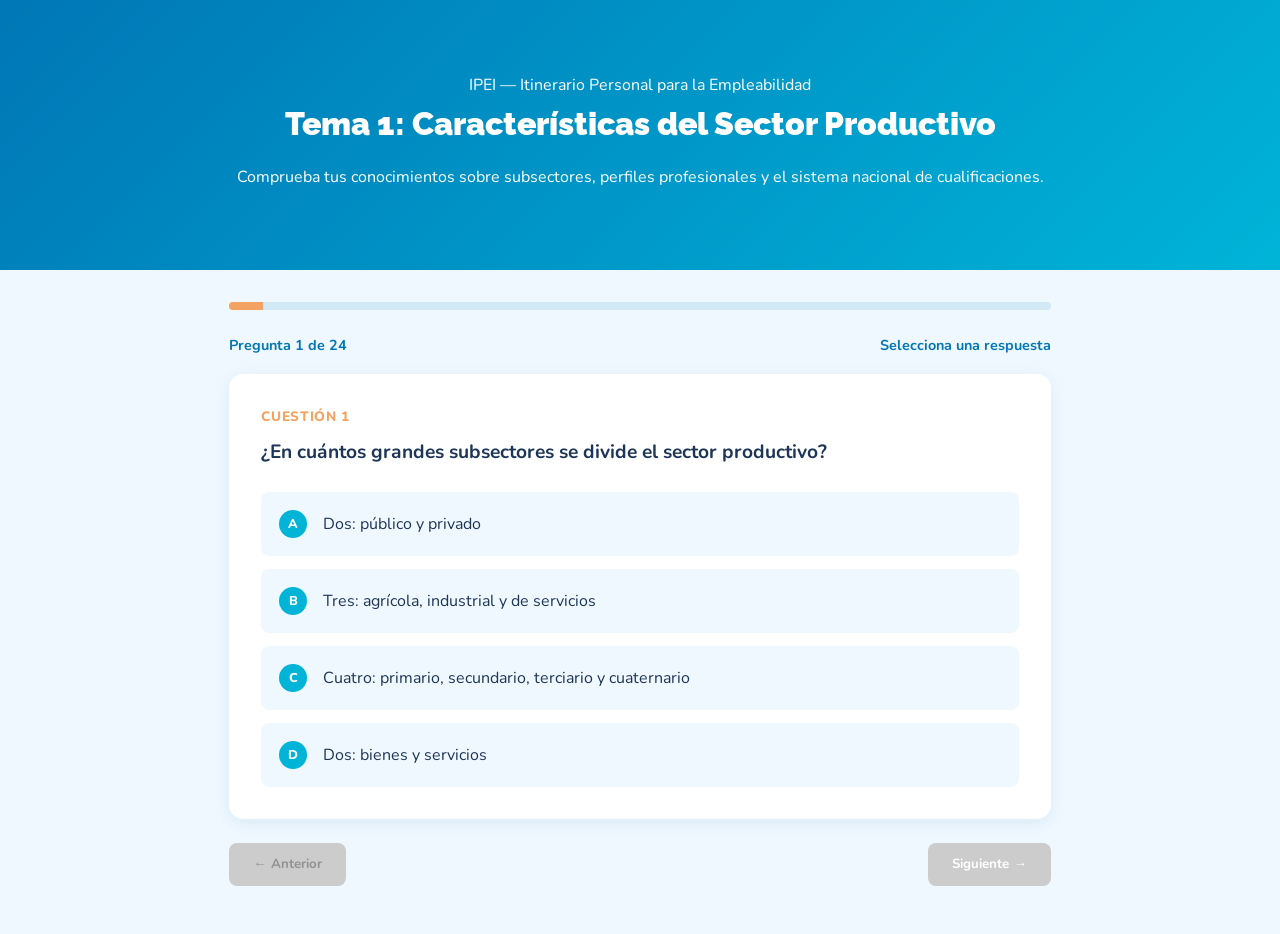
<file: test-por-temas/1-test-t1.html>
<!DOCTYPE html>
<html lang="es">
<head>
  <meta charset="UTF-8">
  <meta name="viewport" content="width=device-width, initial-scale=1.0">
  <title>Test Tema 1 — Características del Sector Productivo</title>
  <style>
    @import url('https://fonts.googleapis.com/css2?family=Nunito:wght@400;600;700;800;900&family=Raleway:wght@700;900&display=swap');

    :root {
      --color-primario: #00b4d8;
      --color-primario-oscuro: #0077b6;
      --color-acento: #f4a261;
      --color-acento2: #2ec4b6;
      --color-fondo: #f0f8ff;
      --color-blanco: #ffffff;
      --color-texto: #1d3557;
      --color-texto-suave: #4a6580;
      --color-tag-bg: #e0f7fa;
      --color-tag-texto: #006d8f;
      --color-alerta: #fff3cd;
      --color-alerta-borde: #ffc107;
      --radio: 14px;
      --radio-sm: 8px;
      --sombra: 0 4px 18px rgba(0, 119, 182, 0.10);
      --sombra-hover: 0 8px 28px rgba(0, 119, 182, 0.18);
      --fuente-titulo: 'Raleway', sans-serif;
      --fuente-cuerpo: 'Nunito', sans-serif;
    }

    *, *::before, *::after { box-sizing: border-box; margin: 0; padding: 0; }

    body {
      font-family: var(--fuente-cuerpo),sans-serif;
      background-color: var(--color-fondo);
      color: var(--color-texto);
      line-height: 1.65;
      font-size: 16px;
    }

    .tema-header {
      background: linear-gradient(135deg, var(--color-primario-oscuro) 0%, var(--color-primario) 100%);
      color: var(--color-blanco);
      padding: 2.5rem 2rem 2rem;
      text-align: center;
      position: relative;
      overflow: hidden;
    }

    .tema-header h1 {
      font-family: var(--fuente-titulo),sans-serif;
      font-size: clamp(1.4rem, 4vw, 2rem);
      font-weight: 900;
      margin-bottom: 0.8rem;
      position: relative;
      z-index: 2;
    }

    .contenedor {
      max-width: 860px;
      margin: 0 auto;
      padding: 2rem 1.2rem 3rem;
    }

    /* =============================================
       Estilos Específicos del Test (Adaptados)
       ============================================= */
    .pb-wrap {
      background: #d0e9f5;
      height: 8px;
      border-radius: 4px;
      margin-bottom: 1.5rem;
      overflow: hidden;
    }
    .pb {
      background: var(--color-acento);
      height: 100%;
      transition: width 0.3s ease;
    }

    .hdr {
      display: flex;
      justify-content: space-between;
      font-weight: 700;
      color: var(--color-primario-oscuro);
      margin-bottom: 1rem;
      font-size: 0.9rem;
    }

    .question-card {
      background: var(--color-blanco);
      border-radius: var(--radio);
      box-shadow: var(--sombra);
      padding: 2rem;
      margin-bottom: 1.5rem;
    }

    .qn {
      color: var(--color-acento);
      font-weight: 800;
      text-transform: uppercase;
      letter-spacing: 0.05em;
      font-size: 0.85rem;
      margin-bottom: 0.5rem;
    }

    .qt {
      font-size: 1.2rem;
      font-weight: 700;
      margin-bottom: 1.5rem;
    }

    .opts {
      display: flex;
      flex-direction: column;
      gap: 0.8rem;
    }

    .opt {
      background: var(--color-fondo);
      border: 2px solid transparent;
      padding: 1rem;
      border-radius: var(--radio-sm);
      text-align: left;
      cursor: pointer;
      display: flex;
      align-items: center;
      gap: 1rem;
      transition: all 0.2s;
      font-family: inherit;
      font-size: 1rem;
      color: var(--color-texto);
    }

    .opt:hover:not(:disabled) {
      border-color: var(--color-primario);
      transform: translateX(5px);
    }

    .opt.correct {
      background: #e7f9f3;
      border-color: var(--color-acento2);
      color: #0e7066;
    }

    .opt.wrong {
      background: #fff0f0;
      border-color: #e57373;
      color: #c62828;
    }

    .olbl {
      background: var(--color-primario);
      color: white;
      min-width: 28px;
      height: 28px;
      display: flex;
      align-items: center;
      justify-content: center;
      border-radius: 50%;
      font-weight: 800;
      font-size: 0.8rem;
    }

    .fb {
      margin-top: 1.5rem;
      padding: 1rem;
      border-radius: var(--radio-sm);
      font-size: 0.95rem;
      display: none;
    }
    .fb.show { display: block; }
    .cfb { background: #e0faf5; border-left: 5px solid var(--color-acento2); }
    .wfb { background: #fff3cd; border-left: 5px solid var(--color-alerta-borde); }

    .nav {
      display: flex;
      justify-content: space-between;
      gap: 1rem;
    }

    .btn {
      padding: 0.8rem 1.5rem;
      border-radius: var(--radio-sm);
      border: none;
      font-weight: 700;
      cursor: pointer;
      font-family: inherit;
      transition: all 0.2s;
    }

    .btn.pri {
      background: var(--color-primario-oscuro);
      color: white;
    }

    .btn.pri:hover {
      background: var(--color-primario);
      box-shadow: 0 4px 12px rgba(0,0,0,0.15);
    }

    .btn:disabled {
      background: #ccc;
      cursor: not-allowed;
    }

    /* Resultados */
    .res { text-align: center; }
    .sc-circle {
      width: 120px;
      height: 120px;
      background: var(--color-primario);
      color: white;
      border-radius: 50%;
      display: flex;
      flex-direction: column;
      align-items: center;
      justify-content: center;
      margin: 0 auto 1.5rem;
    }
    .sc-big { font-size: 2rem; font-weight: 900; }
    .res-t { font-size: 1.5rem; font-weight: 800; margin-bottom: 0.5rem; color: var(--color-primario-oscuro); }
    .sg { display: flex; justify-content: center; gap: 2rem; margin: 2rem 0; }
    .sc-n { font-size: 1.5rem; font-weight: 800; }
    .sc-l { font-size: 0.8rem; text-transform: uppercase; color: var(--color-texto-suave); }

    .rev { text-align: left; margin-top: 3rem; }
    .rev-t { font-weight: 800; font-size: 1.2rem; margin-bottom: 1rem; border-bottom: 2px solid var(--color-primario); padding-bottom: 0.5rem; }
    .ri { padding: 1rem; border-bottom: 1px solid #eee; font-size: 0.9rem; }
    .rc { border-left: 4px solid var(--color-acento2); }
    .rw { border-left: 4px solid #e57373; }
  </style>
</head>
<body>

<header class="tema-header">
  <div class="contenedor">
    <div class="asignatura">IPEI — Itinerario Personal para la Empleabilidad</div>
    <h1>Tema 1: Características del Sector Productivo</h1>
    <p class="subtitulo">Comprueba tus conocimientos sobre subsectores, perfiles profesionales y el sistema nacional de cualificaciones.</p>
  </div>
</header>

<div class="contenedor" id="root">
  <!-- El contenido se genera por JS -->
</div>

<script>
  const SUBTITLE = "Has completado el test de Características del Sector Productivo";
  const qs = [
    {
      q: "¿En cuántos grandes subsectores se divide el sector productivo?",
      opts: ["Dos: público y privado", "Tres: agrícola, industrial y de servicios", "Cuatro: primario, secundario, terciario y cuaternario", "Dos: bienes y servicios"],
      correct: 1
    },
    {
      q: "¿Qué evalúa el análisis del 'tamaño del mercado' dentro del sector productivo?",
      opts: ["El número de trabajadores de una empresa", "Las barreras de entrada al mercado", "La dimensión del mercado en términos de producción y consumo", "El nivel de innovación tecnológica del sector"],
      correct: 2
    },
    {
      q: "¿Cuál de los siguientes es un componente del perfil profesional?",
      opts: ["El número de empleados de la empresa", "Las competencias técnicas del candidato", "El tamaño del mercado en el que trabaja", "La oferta educativa disponible en el país"],
      correct: 1
    },
    {
      q: "Las habilidades blandas incluyen:",
      opts: ["Manejo de maquinaria industrial", "Conocimientos en biotecnología", "Comunicación, trabajo en equipo y liderazgo", "Programación y análisis de datos"],
      correct: 2
    },
    {
      q: "¿Qué es un yacimiento de ocupación?",
      opts: ["Una bolsa de empleo para titulados universitarios", "La posibilidad de crear empleo para satisfacer nuevas necesidades sociales", "Un registro oficial de puestos vacantes en la Administración pública", "Un recurso natural que genera puestos de trabajo"],
      correct: 1
    },
    {
      q: "¿Cuáles son los tres factores a los que se puede asociar la existencia de nuevos yacimientos de ocupación?",
      opts: ["Educación, sanidad y tecnología", "Estilos de vida, servicios y regímenes fiscales", "Demografía, economía y legislación", "Globalización, digitalización y sostenibilidad"],
      correct: 1
    },
    {
      q: "¿Cuáles son los principales yacimientos de ocupación en España?",
      opts: ["Minería, agricultura y pesca", "Envejecimiento de la población, ecología y nuevas tecnologías aplicadas al marketing digital", "Construcción, turismo y hostelería", "Administración pública, sanidad y educación"],
      correct: 1
    },
    {
      q: "¿Qué es la Oferta Pública de Empleo (OPE)?",
      opts: ["Un portal web de ofertas de trabajo del sector privado", "El proceso anual en que las Administraciones anuncian plazas disponibles mediante oposiciones", "Un servicio de intermediación laboral para desempleados", "Un contrato de trabajo temporal con la Administración"],
      correct: 1
    },
    {
      q: "¿Cuántos años como mínimo debe tener una persona para acceder a la función pública?",
      opts: ["18 años", "21 años", "16 años", "14 años"],
      correct: 2
    },
    {
      q: "Un funcionario interino es aquel que:",
      opts: ["Trabaja de forma permanente con nombramiento oficial", "Trabaja temporalmente por necesidad y urgencia cuando no hay un funcionario de carrera disponible", "Es personal directivo de la Administración pública", "Trabaja a tiempo parcial para la Administración"],
      correct: 1
    },
    {
      q: "¿Cuál es el orden lógico de un proceso de búsqueda de empleo en la oferta privada?",
      opts: ["Entrevista → análisis de la oferta → contratación", "Contratación → pruebas de selección → análisis de la oferta", "Análisis de la oferta → proceso selectivo → conclusión del proceso", "Envío del CV → análisis de la oferta → entrevista"],
      correct: 2
    },
    {
      q: "¿Qué describe el itinerario formativo o perfil académico?",
      opts: ["Las notas obtenidas durante los estudios", "La trayectoria de aprendizaje ordenada de menor a mayor dificultad", "El conjunto de trabajos realizados a lo largo de la vida laboral", "El número de titulaciones que posee un trabajador"],
      correct: 1
    },
    {
      q: "¿Cuándo termina el itinerario formativo de una persona?",
      opts: ["Al finalizar el ciclo formativo", "Al obtener el primer empleo", "Al jubilarse", "No tiene fin definido"],
      correct: 3
    },
    {
      q: "Las aptitudes en el ámbito laboral son:",
      opts: ["Las normas de comportamiento que se siguen en el trabajo", "Las características que condicionan la conducta y permiten llevar a cabo tareas", "Las titulaciones académicas obtenidas", "Las preferencias personales sobre el tipo de trabajo"],
      correct: 1
    },
    {
      q: "¿Cuál de las siguientes es una capacidad transversal muy valorada por las empresas?",
      opts: ["Manejo de maquinaria específica del sector", "Conocimiento de idiomas extranjeros", "Trabajo en equipo", "Titulación universitaria superior"],
      correct: 2
    },
    {
      q: "Las capacidades específicas son aquellas que:",
      opts: ["Son comunes a cualquier persona y puesto de trabajo", "Están relacionadas con las tareas individuales de un puesto concreto", "Se aprenden únicamente en la universidad", "Solo se adquieren con la experiencia laboral"],
      correct: 1
    },
    {
      q: "¿Qué es la cualificación profesional?",
      opts: ["El número de años de experiencia laboral", "El nivel de estudios alcanzado", "Las competencias profesionales necesarias para llevar a cabo las actividades de una profesión", "El salario mínimo establecido para un puesto de trabajo"],
      correct: 2
    },
    {
      q: "¿Qué es la unidad de competencia?",
      opts: ["El conjunto de todas las competencias de una persona", "La agrupación mínima de competencias susceptible de acreditación", "El módulo formativo asociado a una titulación", "El nivel máximo de cualificación en el CNCP"],
      correct: 1
    },
    {
      q: "¿Cuántas familias profesionales recoge el Catálogo Nacional de Cualificaciones Profesionales (CNCP)?",
      opts: ["16 familias", "20 familias", "26 familias", "32 familias"],
      correct: 2
    },
    {
      q: "¿En cuántos niveles de cualificación se estructura el CNCP?",
      opts: ["Dos: básico y avanzado", "Tres: básico, medio y superior", "Cuatro: inicial, básico, medio y superior", "Cinco niveles europeos de cualificación"],
      correct: 1
    },
    {
      q: "¿Qué organismo se encarga de mantener actualizado el CNCP?",
      opts: ["El Ministerio de Educación", "El SEPE (Servicio Público de Empleo Estatal)", "El Instituto Nacional de las Cualificaciones", "La Inspección de Trabajo"],
      correct: 2
    },
    {
      q: "¿Cuál es la función principal del Sistema Nacional de Cualificaciones y Formación Profesional?",
      opts: ["Gestionar las prestaciones por desempleo", "Promover la integración de las ofertas de FP y la acreditación de competencias", "Regular los convenios colectivos de los trabajadores", "Supervisar las oposiciones a la función pública"],
      correct: 1
    },
    {
      q: "¿A qué se llama 'análisis del perfil profesional'?",
      opts: ["Estudiar las tendencias de empleo en el mercado global", "Evaluar la correspondencia entre las competencias requeridas por empleadores y las ofrecidas por candidatos", "Revisar el currículum vítae de un candidato", "Analizar las condiciones económicas de un sector"],
      correct: 1
    },
    {
      q: "Una empresa que quiere adaptar su CV y carta de presentación a una oferta concreta, ¿qué debe hacer primero?",
      opts: ["Llamar directamente a la empresa para pedir la entrevista", "Enviar el CV sin personalizar para ahorrar tiempo", "Analizar correctamente la oferta: puesto, requisitos y condiciones", "Publicar el CV en todas las bolsas de empleo disponibles"],
      correct: 2
    }
  ];

  let cur = 0, answered = Array(qs.length).fill(null), selected = Array(qs.length).fill(null), showRes = false;

  function render() {
    const root = document.getElementById('root');
    if (showRes) { renderRes(root); return; }
    const q = qs[cur];
    const isAns = answered[cur] !== null;
    const prog = ((cur + 1) / qs.length) * 100;
    const score = answered.filter((a, i) => a === qs[i].correct).length;
    const ansCount = answered.filter(a => a !== null).length;

    root.innerHTML = `
    <div class="pb-wrap"><div class="pb" style="width:${prog}%"></div></div>
    <div class="hdr">
      <span>Pregunta ${cur + 1} de ${qs.length}</span>
      <span>${ansCount > 0 ? score + '/' + ansCount + ' correctas' : 'Selecciona una respuesta'}</span>
    </div>
    <div class="question-card">
      <div class="qn">Cuestión ${cur + 1}</div>
      <div class="qt">${q.q}</div>
      <div class="opts">
        ${q.opts.map((o, i) => {
      let cls = 'opt';
      if (isAns) {
        if (i === q.correct) cls += ' correct';
        else if (i === selected[cur] && selected[cur] !== q.correct) cls += ' wrong';
      }
      return `<button class="${cls}" ${isAns ? 'disabled' : ''} onclick="ans(${i})">
            <span class="olbl">${String.fromCharCode(65 + i)}</span>
            <span>${o}</span>
          </button>`;
    }).join('')}
      </div>
      ${isAns ? `<div class="fb show ${selected[cur] === q.correct ? 'cfb' : 'wfb'}">
        ${selected[cur] === q.correct ? '<strong>✓ ¡Correcto!</strong>' : '<strong>✗ Respuesta incorrecta.</strong>'}
        La opción correcta es la <strong>${String.fromCharCode(65 + q.correct)}</strong>.
      </div>` : ''}
    </div>
    <div class="nav">
      <button class="btn" onclick="go(-1)" ${cur === 0 ? 'disabled' : ''}>← Anterior</button>
      ${cur === qs.length - 1
            ? `<button class="btn pri" onclick="finish()" ${!isAns ? 'disabled' : ''}>Ver resultados →</button>`
            : `<button class="btn pri" onclick="go(1)" ${!isAns ? 'disabled' : ''}>Siguiente →</button>`}
    </div>`;
  }

  function ans(idx) {
    if (answered[cur] !== null) return;
    selected[cur] = idx; answered[cur] = idx; render();
  }
  function go(d) { cur = Math.max(0, Math.min(qs.length-1, cur+d)); render(); }
  function finish() { showRes = true; render(); }

  function renderRes(root) {
    const score = answered.filter((a,i) => a === qs[i].correct).length;
    const total = qs.length;
    const unans = answered.filter(a => a === null).length;
    const wrong = total - score - unans;
    const pct = Math.round((score/total)*100);
    const msg = pct >= 90 ? '¡Excelente, dominas el sector!' : pct >= 70 ? 'Buen trabajo, conoces bien el entorno' : pct >= 50 ? 'Aprobado, pero conviene repasar' : 'Necesitas reforzar este tema';

    root.innerHTML = `
    <div class="res question-card">
      <div class="sc-circle"><span class="sc-big">${pct}%</span><span class="sc-den">${score}/${total}</span></div>
      <div class="res-t">${msg}</div>
      <div class="res-s">${SUBTITLE}</div>
      <div class="sg">
        <div class="sc"><div class="sc-n" style="color:#2ec4b6">${score}</div><div class="sc-l">Correctas</div></div>
        <div class="sc"><div class="sc-n" style="color:#e57373">${wrong}</div><div class="sc-l">Erróneas</div></div>
      </div>
      <button class="btn pri" onclick="restart()">Reiniciar test</button>

      <div class="rev">
        <div class="rev-t">Revisión de respuestas</div>
        ${qs.map((q, i) => {
      const isC = answered[i] === q.correct;
      return `<div class="ri ${isC ? 'rc' : 'rw'}">
            <strong>P${i + 1}:</strong> ${q.q}<br>
            <span style="color: ${isC ? '#1D9E75' : '#E24B4A'}">
              ${isC ? '✓' : '✗'} Tu respuesta: ${answered[i] !== null ? q.opts[answered[i]] : 'Sin responder'}
            </span>
            ${!isC ? `<br><small>Correcta: ${q.opts[q.correct]}</small>` : ''}
          </div>`;
    }).join('')}
      </div>
    </div>`;
  }

  function restart() {
    cur = 0; answered = Array(qs.length).fill(null); selected = Array(qs.length).fill(null); showRes = false; render();
  }

  render();
</script>

</body>
</html>
</file>
<file: estilos.css>
/* =============================================
   IPEI - Itinerario Personal para la Empleabilidad
   Hoja de estilos común para todos los resúmenes
   ============================================= */

@import url('https://fonts.googleapis.com/css2?family=Nunito:wght@400;600;700;800;900&family=Raleway:wght@700;900&display=swap');

/* --- Variables de color y tipografía --- */
:root {
    --color-primario: #00b4d8;
    --color-primario-oscuro: #0077b6;
    --color-acento: #f4a261;
    --color-acento2: #2ec4b6;
    --color-fondo: #f0f8ff;
    --color-blanco: #ffffff;
    --color-texto: #1d3557;
    --color-texto-suave: #4a6580;
    --color-tag-bg: #e0f7fa;
    --color-tag-texto: #006d8f;
    --color-alerta: #fff3cd;
    --color-alerta-borde: #ffc107;
    --radio: 14px;
    --radio-sm: 8px;
    --sombra: 0 4px 18px rgba(0, 119, 182, 0.10);
    --sombra-hover: 0 8px 28px rgba(0, 119, 182, 0.18);
    --fuente-titulo: 'Raleway', sans-serif;
    --fuente-cuerpo: 'Nunito', sans-serif;
}

/* --- Reset y base --- */
*, *::before, *::after { box-sizing: border-box; margin: 0; padding: 0; }

body {
    font-family: var(--fuente-cuerpo), sans-serif;
    background-color: var(--color-fondo);
    color: var(--color-texto);
    line-height: 1.65;
    font-size: 16px;
    min-height: 100vh;
}

/* --- Cabecera del tema --- */
.tema-header {
    background: linear-gradient(135deg, var(--color-primario-oscuro) 0%, var(--color-primario) 100%);
    color: var(--color-blanco);
    padding: 2.5rem 2rem 2rem;
    text-align: center;
    position: relative;
    overflow: hidden;
}

.tema-header::before {
    content: '';
    position: absolute;
    top: -40px; right: -40px;
    width: 200px; height: 200px;
    background: rgba(255,255,255,0.07);
    border-radius: 50%;
}

.tema-header .numero-tema {
    font-family: var(--fuente-titulo), sans-serif;
    font-size: 4rem;
    font-weight: 900;
    opacity: 0.18;
    position: absolute;
    top: 0.5rem;
    left: 1.5rem;
    line-height: 1;
}

.tema-header .asignatura {
    font-size: 0.78rem;
    font-weight: 700;
    letter-spacing: 0.18em;
    text-transform: uppercase;
    opacity: 0.8;
    margin-bottom: 0.4rem;
}

.tema-header h1 {
    font-family: var(--fuente-titulo), sans-serif;
    font-size: clamp(1.4rem, 4vw, 2rem);
    font-weight: 900;
    line-height: 1.2;
    margin-bottom: 0.8rem;
}

.tema-header .subtitulo {
    font-size: 0.92rem;
    opacity: 0.85;
    max-width: 500px;
    margin: 0 auto;
}

/* --- Contenedor principal --- */
.contenedor {
    max-width: 860px;
    margin: 0 auto;
    padding: 2rem 1.2rem 3rem;
}

/* --- Sección / apartado --- */
.seccion {
    background: var(--color-blanco);
    border-radius: var(--radio);
    box-shadow: var(--sombra);
    padding: 1.6rem 1.5rem;
    margin-bottom: 1.5rem;
    transition: box-shadow 0.2s;
}

.seccion:hover {
    box-shadow: var(--sombra-hover);
}

.seccion-titulo {
    display: flex;
    align-items: center;
    gap: 0.7rem;
    font-family: var(--fuente-titulo), sans-serif;
    font-size: 1.08rem;
    font-weight: 900;
    color: var(--color-primario-oscuro);
    text-transform: uppercase;
    letter-spacing: 0.04em;
    margin-bottom: 1rem;
    padding-bottom: 0.5rem;
    border-bottom: 2px solid var(--color-tag-bg);
}

.seccion-titulo .icono {
    font-size: 1.3rem;
}

/* --- Tarjetas dentro de una sección --- */
.tarjetas {
    display: grid;
    grid-template-columns: repeat(auto-fit, minmax(210px, 1fr));
    gap: 1rem;
}

.tarjeta {
    background: var(--color-fondo);
    border-radius: var(--radio-sm);
    padding: 1rem 1.1rem;
    border-left: 4px solid var(--color-primario);
    transition: transform 0.15s;
}

.tarjeta:hover { transform: translateY(-2px); }

.tarjeta .tarjeta-titulo {
    font-weight: 800;
    font-size: 0.92rem;
    color: var(--color-primario-oscuro);
    margin-bottom: 0.3rem;
}

.tarjeta p, .tarjeta li {
    font-size: 0.88rem;
    color: var(--color-texto-suave);
}

/* --- Lista con viñetas personalizadas --- */
.lista-check {
    list-style: none;
    padding: 0;
}

.lista-check li {
    padding: 0.35rem 0 0.35rem 1.8rem;
    position: relative;
    font-size: 0.92rem;
    color: var(--color-texto-suave);
    border-bottom: 1px dashed #e3f0f8;
}

.lista-check li:last-child { border-bottom: none; }

.lista-check li::before {
    content: '✦';
    position: absolute;
    left: 0;
    color: var(--color-primario);
    font-size: 0.8rem;
    top: 0.45rem;
}

/* --- Etiqueta / badge --- */
.tag {
    display: inline-block;
    background: var(--color-tag-bg);
    color: var(--color-tag-texto);
    font-size: 0.78rem;
    font-weight: 700;
    padding: 0.2rem 0.65rem;
    border-radius: 20px;
    margin: 0.2rem 0.2rem 0.2rem 0;
    letter-spacing: 0.02em;
}

.tag.naranja {
    background: #fff0e0;
    color: #b85c00;
}

.tag.verde {
    background: #e0faf5;
    color: #007a6a;
}

/* --- Caja de destacado / dato clave --- */
.destacado {
    background: linear-gradient(135deg, #e0f7fa 0%, #e8f5ff 100%);
    border-left: 5px solid var(--color-primario);
    border-radius: var(--radio-sm);
    padding: 1rem 1.2rem;
    margin: 1rem 0;
    font-size: 0.92rem;
}

.destacado strong {
    color: var(--color-primario-oscuro);
}

/* --- Caja de alerta / recuerda --- */
.recuerda {
    background: var(--color-alerta);
    border-left: 5px solid var(--color-alerta-borde);
    border-radius: var(--radio-sm);
    padding: 0.9rem 1.2rem;
    margin: 1rem 0;
    font-size: 0.9rem;
}

.recuerda .recuerda-titulo {
    font-weight: 800;
    color: #856404;
    margin-bottom: 0.2rem;
    font-size: 0.85rem;
    text-transform: uppercase;
    letter-spacing: 0.05em;
}

/* --- Tabla básica --- */
.tabla-simple {
    width: 100%;
    border-collapse: collapse;
    font-size: 0.9rem;
    margin-top: 0.8rem;
}

.tabla-simple th {
    background: var(--color-primario);
    color: white;
    padding: 0.6rem 0.9rem;
    text-align: left;
    font-weight: 700;
}

.tabla-simple td {
    padding: 0.55rem 0.9rem;
    border-bottom: 1px solid #d9eef8;
    color: var(--color-texto-suave);
}

.tabla-simple tr:nth-child(even) td {
    background: #f5fbff;
}

/* --- Diagrama de pasos / flujo --- */
.pasos {
    display: flex;
    flex-direction: column;
    gap: 0.6rem;
    margin-top: 0.5rem;
}

.paso {
    display: flex;
    align-items: flex-start;
    gap: 0.9rem;
}

.paso-num {
    min-width: 2rem;
    height: 2rem;
    background: var(--color-primario);
    color: white;
    border-radius: 50%;
    display: flex;
    align-items: center;
    justify-content: center;
    font-weight: 900;
    font-size: 0.9rem;
    flex-shrink: 0;
    margin-top: 0.1rem;
}

.paso-contenido strong {
    display: block;
    font-size: 0.92rem;
    color: var(--color-primario-oscuro);
}

.paso-contenido span {
    font-size: 0.85rem;
    color: var(--color-texto-suave);
}

/* --- Pie / footer --- */
.pie {
    text-align: center;
    padding: 1.5rem 1rem;
    font-size: 0.8rem;
    color: #aac4d8;
    border-top: 1px solid #ddeef8;
    margin-top: 1rem;
}

/* --- Responsive --- */
@media (max-width: 600px) {
    .tarjetas { grid-template-columns: 1fr; }
    .tema-header { padding: 2rem 1rem 1.5rem; }
    .contenedor { padding: 1.2rem 0.8rem 2rem; }
}
</file>
